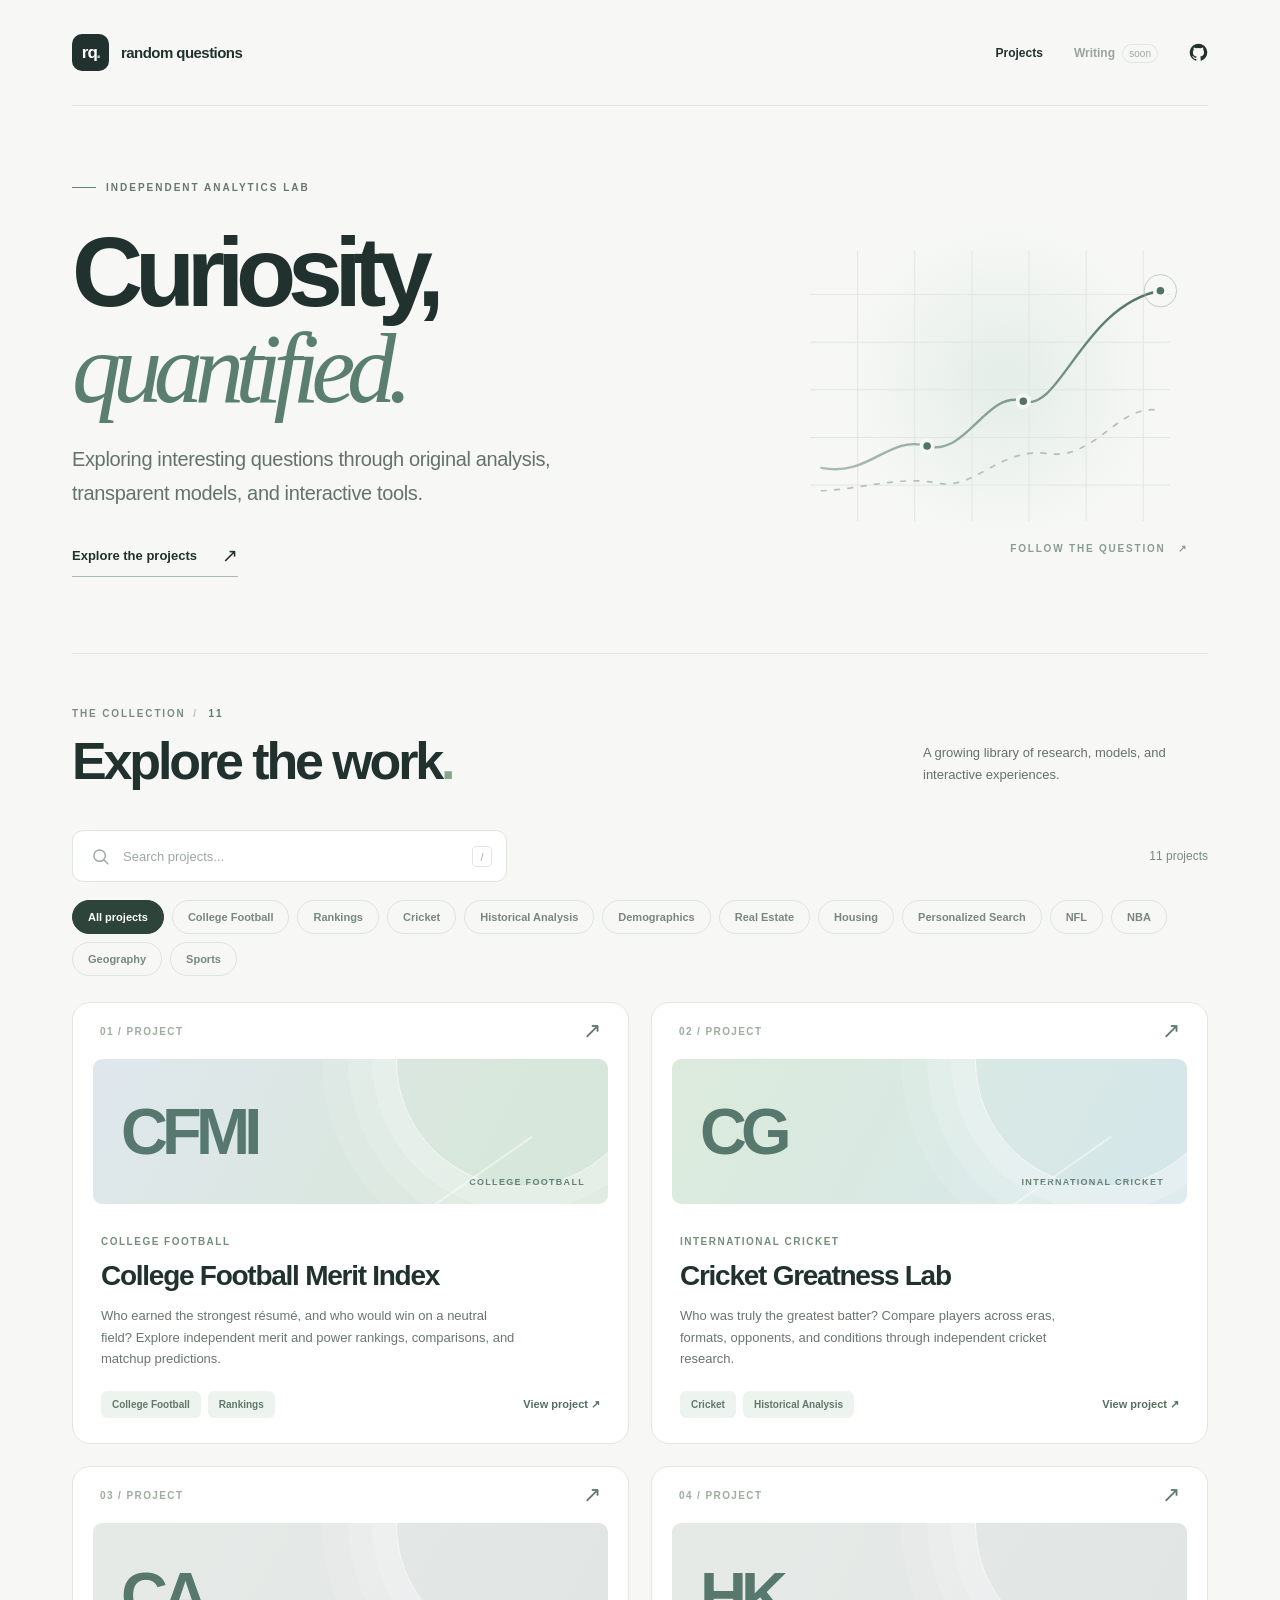
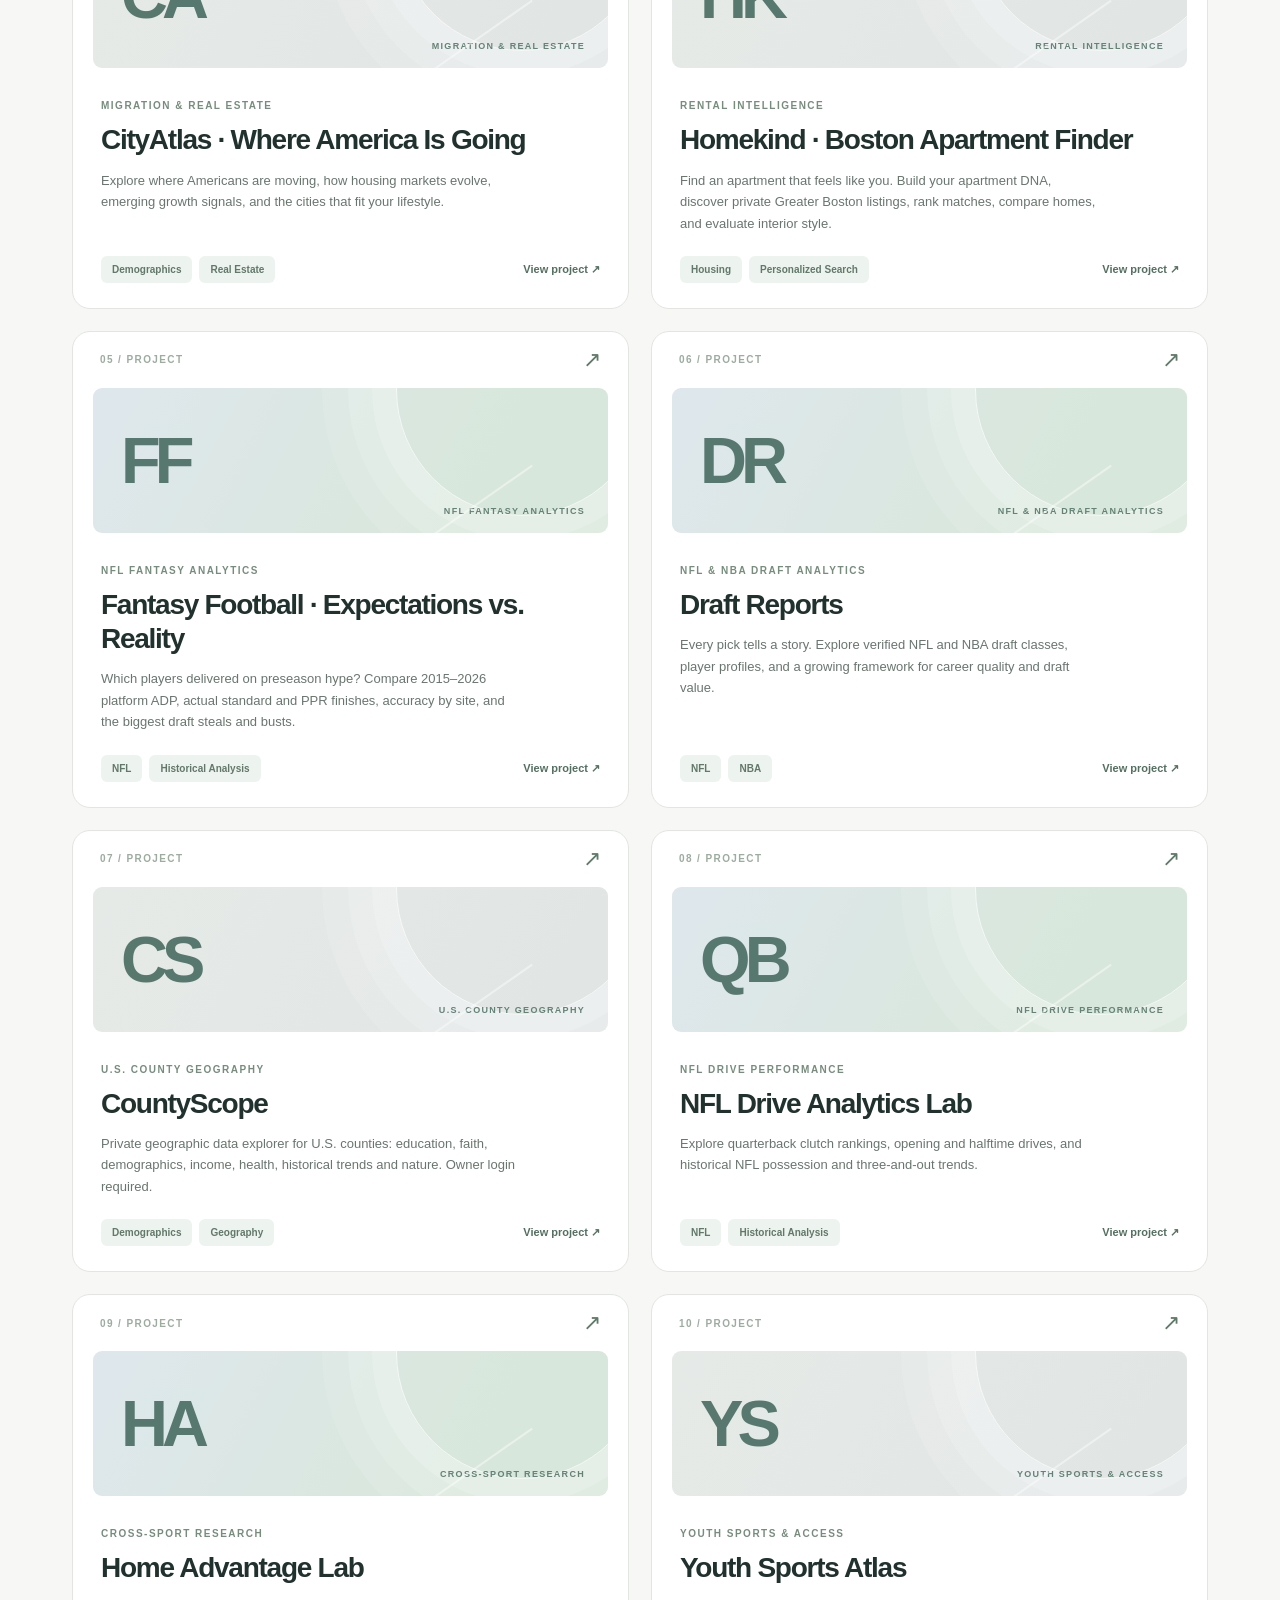
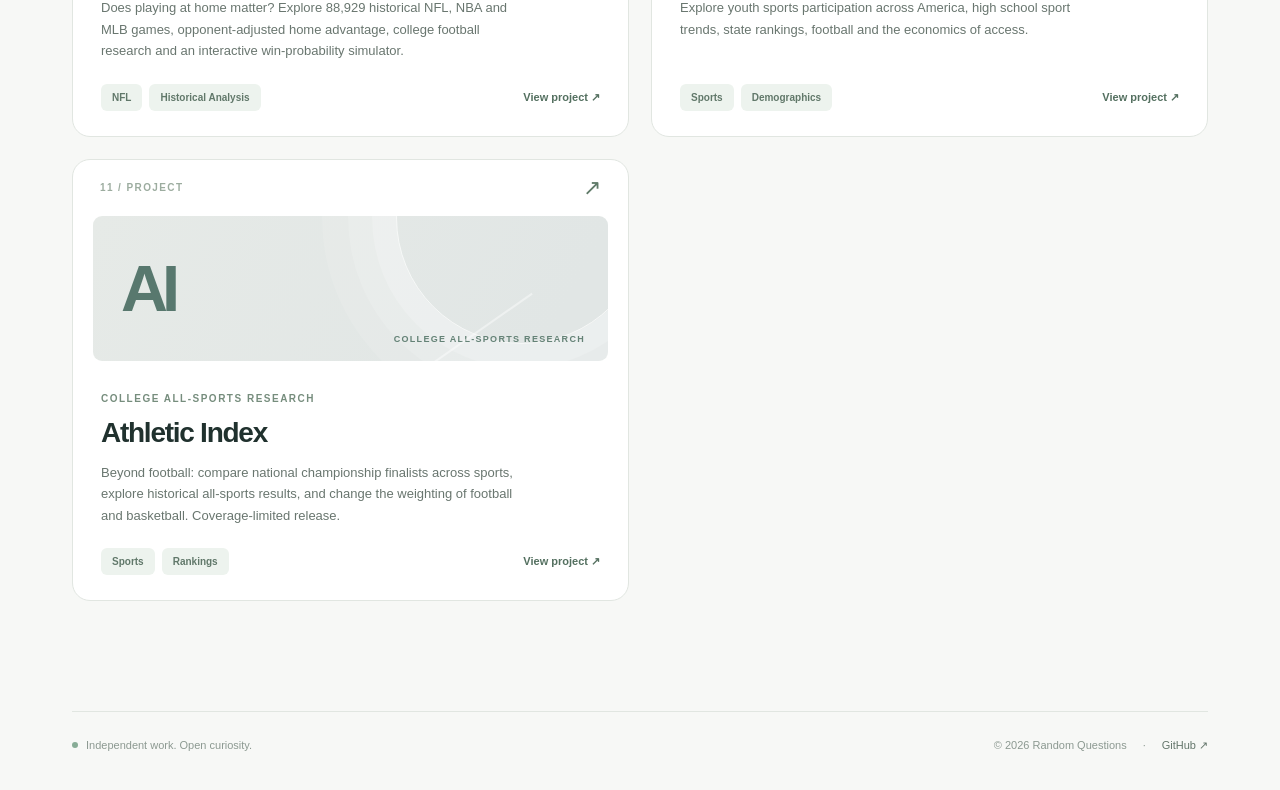
<file: index.html>
<!doctype html>
<html lang="en">
<head>
  <meta charset="UTF-8" />
  <meta name="viewport" content="width=device-width, initial-scale=1.0" />
  <meta name="theme-color" content="#f7f8f6" />
  <meta name="description" content="Random Questions is an independent analytics hub exploring interesting questions through original analysis, transparent models, and interactive tools." />
  <meta property="og:type" content="website" />
  <meta property="og:title" content="Random Questions — Independent Analytics" />
  <meta property="og:description" content="Original analysis, transparent models, and interactive tools for questions worth exploring." />
  <meta property="og:url" content="https://randomquestions-projects.github.io/" />
  <meta name="color-scheme" content="light" />
  <link rel="icon" href="./favicon.svg" type="image/svg+xml" />
  <link rel="stylesheet" href="./styles.css" />
  <title>Random Questions — Independent Analytics</title>
  <script src="./projects.js" defer></script>
  <script src="./app.js" defer></script>
</head>
<body>
  <a class="skip-link" href="#projects">Skip to projects</a>
  <div class="page-shell">
    <header class="site-header" aria-label="Primary navigation">
      <a class="brand" href="./" aria-label="Random Questions homepage">
        <span class="brand-mark" aria-hidden="true">r<span>q</span><span class="brand-dot">.</span></span>
        <span class="brand-name">random questions</span>
      </a>
      <nav class="site-nav" aria-label="Main navigation">
        <a class="nav-link nav-link-current" href="#projects" aria-current="page">Projects</a>
        <span class="nav-coming-soon" title="Writing and visual essays are planned for the future">Writing <span>soon</span></span>
        <a class="github-link" href="https://github.com/randomquestions-projects" target="_blank" rel="noopener noreferrer" aria-label="GitHub profile (opens in a new tab)">
          <svg width="19" height="19" viewBox="0 0 24 24" fill="currentColor" aria-hidden="true"><path d="M12 .9a11.1 11.1 0 0 0-3.51 21.63c.55.1.75-.24.75-.53v-2.05c-3.06.66-3.71-1.3-3.71-1.3-.5-1.27-1.23-1.61-1.23-1.61-1-.69.08-.67.08-.67 1.1.08 1.68 1.13 1.68 1.13.97 1.66 2.55 1.18 3.17.91.1-.7.38-1.18.69-1.45-2.44-.28-5-1.22-5-5.43 0-1.2.43-2.19 1.13-2.96-.12-.28-.49-1.4.1-2.92 0 0 .92-.3 3.03 1.13a10.57 10.57 0 0 1 5.52 0c2.11-1.43 3.03-1.13 3.03-1.13.59 1.52.22 2.64.11 2.92.7.77 1.12 1.76 1.12 2.96 0 4.22-2.56 5.15-5 5.42.39.34.74 1 .74 2.02V22c0 .29.2.64.76.53A11.1 11.1 0 0 0 12 .9Z"/></svg>
        </a>
      </nav>
    </header>

    <main>
      <section class="hero" aria-labelledby="hero-title">
        <div class="hero-copy">
          <div class="eyebrow"><span class="eyebrow-line" aria-hidden="true"></span> INDEPENDENT ANALYTICS LAB</div>
          <h1 id="hero-title">Curiosity,<br /><span>quantified.</span></h1>
          <p class="hero-description">Exploring interesting questions through original analysis, transparent models, and interactive tools.</p>
          <a class="explore-link" href="#projects">Explore the projects <span aria-hidden="true">↗</span></a>
        </div>
        <div class="hero-art" aria-hidden="true">
          <svg viewBox="0 0 420 340" role="presentation">
            <defs>
              <linearGradient id="line-gradient" x1="0" y1="1" x2="1" y2="0"><stop offset="0%" stop-color="#a5bbb0"/><stop offset="100%" stop-color="#476b5e"/></linearGradient>
              <radialGradient id="orb-gradient"><stop offset="0%" stop-color="#e2ece7" stop-opacity=".9"/><stop offset="100%" stop-color="#e2ece7" stop-opacity="0"/></radialGradient>
            </defs>
            <circle cx="225" cy="164" r="170" fill="url(#orb-gradient)"/>
            <g stroke="#dfe6e2" stroke-width="1">
              <path d="M22 72H400M22 122H400M22 172H400M22 222H400M22 272H400"/>
              <path d="M72 26V310M132 26V310M192 26V310M252 26V310M312 26V310M372 26V310"/>
            </g>
            <path d="M34 254 C85 264 104 219 145 231 S208 171 246 184 S309 83 390 68" fill="none" stroke="url(#line-gradient)" stroke-width="2.5" stroke-linecap="round"/>
            <path d="M34 278 C79 276 117 262 156 270 S221 232 272 239 S347 184 390 194" fill="none" stroke="#a8bab0" stroke-width="1.8" stroke-linecap="round" stroke-dasharray="5 9" opacity=".9"/>
            <g fill="#476b5e" stroke="#f7f8f6" stroke-width="4">
              <circle cx="145" cy="231" r="6"/><circle cx="246" cy="184" r="6"/><circle cx="390" cy="68" r="6"/>
            </g>
            <circle cx="390" cy="68" r="17" stroke="#9bb9a9" stroke-width="1" fill="none" opacity=".7"/>
          </svg>
          <span class="hero-art-label">FOLLOW THE QUESTION <span>↗</span></span>
        </div>
      </section>

      <section id="projects" class="projects-section" aria-labelledby="projects-heading">
        <div class="section-heading">
          <div>
            <div class="section-kicker">THE COLLECTION <span aria-hidden="true">/</span> <span id="project-total">02</span></div>
            <h2 id="projects-heading">Explore the work<span class="accent-period">.</span></h2>
          </div>
          <p>A growing library of research, models, and interactive experiences.</p>
        </div>

        <div class="project-toolbar">
          <label class="search-field" for="project-search">
            <svg width="19" height="19" viewBox="0 0 24 24" stroke="currentColor" fill="none" stroke-width="1.8" stroke-linecap="round" aria-hidden="true"><circle cx="10.9" cy="10.9" r="7.2"/><path d="m16.2 16.2 5 5"/></svg>
            <input id="project-search" type="search" placeholder="Search projects..." autocomplete="off" aria-label="Search projects" />
            <span class="search-shortcut" aria-hidden="true">/</span>
          </label>
          <span id="results-count" class="results-count" role="status" aria-live="polite">2 projects</span>
        </div>
        <div class="filter-strip" aria-label="Filter projects by category" id="category-filters"></div>

        <div class="project-grid" id="project-grid" aria-live="polite"></div>
        <div class="empty-state" id="empty-state" hidden>
          <span class="empty-symbol" aria-hidden="true">⌕</span>
          <h3>No matching projects</h3>
          <p>Try another search or switch categories.</p>
          <button id="reset-filters" type="button">Clear filters <span aria-hidden="true">↗</span></button>
        </div>
        <noscript>
          <div class="noscript-links">
            <p>JavaScript is disabled. You can still open the projects directly:</p>
            <a href="https://randomquestions-projects.github.io/college-football-merit-index/">College Football Merit Index</a>
            <a href="https://randomquestions-projects.github.io/cricket-greatness-index/">Cricket Greatness Lab</a>
          </div>
        </noscript>
      </section>
    </main>

    <footer class="site-footer">
      <div class="footer-brand"><span class="footer-dot" aria-hidden="true"></span> Independent work. Open curiosity.</div>
      <div class="footer-right"><span>© <span id="current-year">2026</span> Random Questions</span><span class="footer-separator" aria-hidden="true">·</span><a href="https://github.com/randomquestions-projects" target="_blank" rel="noopener noreferrer">GitHub ↗</a></div>
    </footer>
  </div>
</body>
</html>
</file>
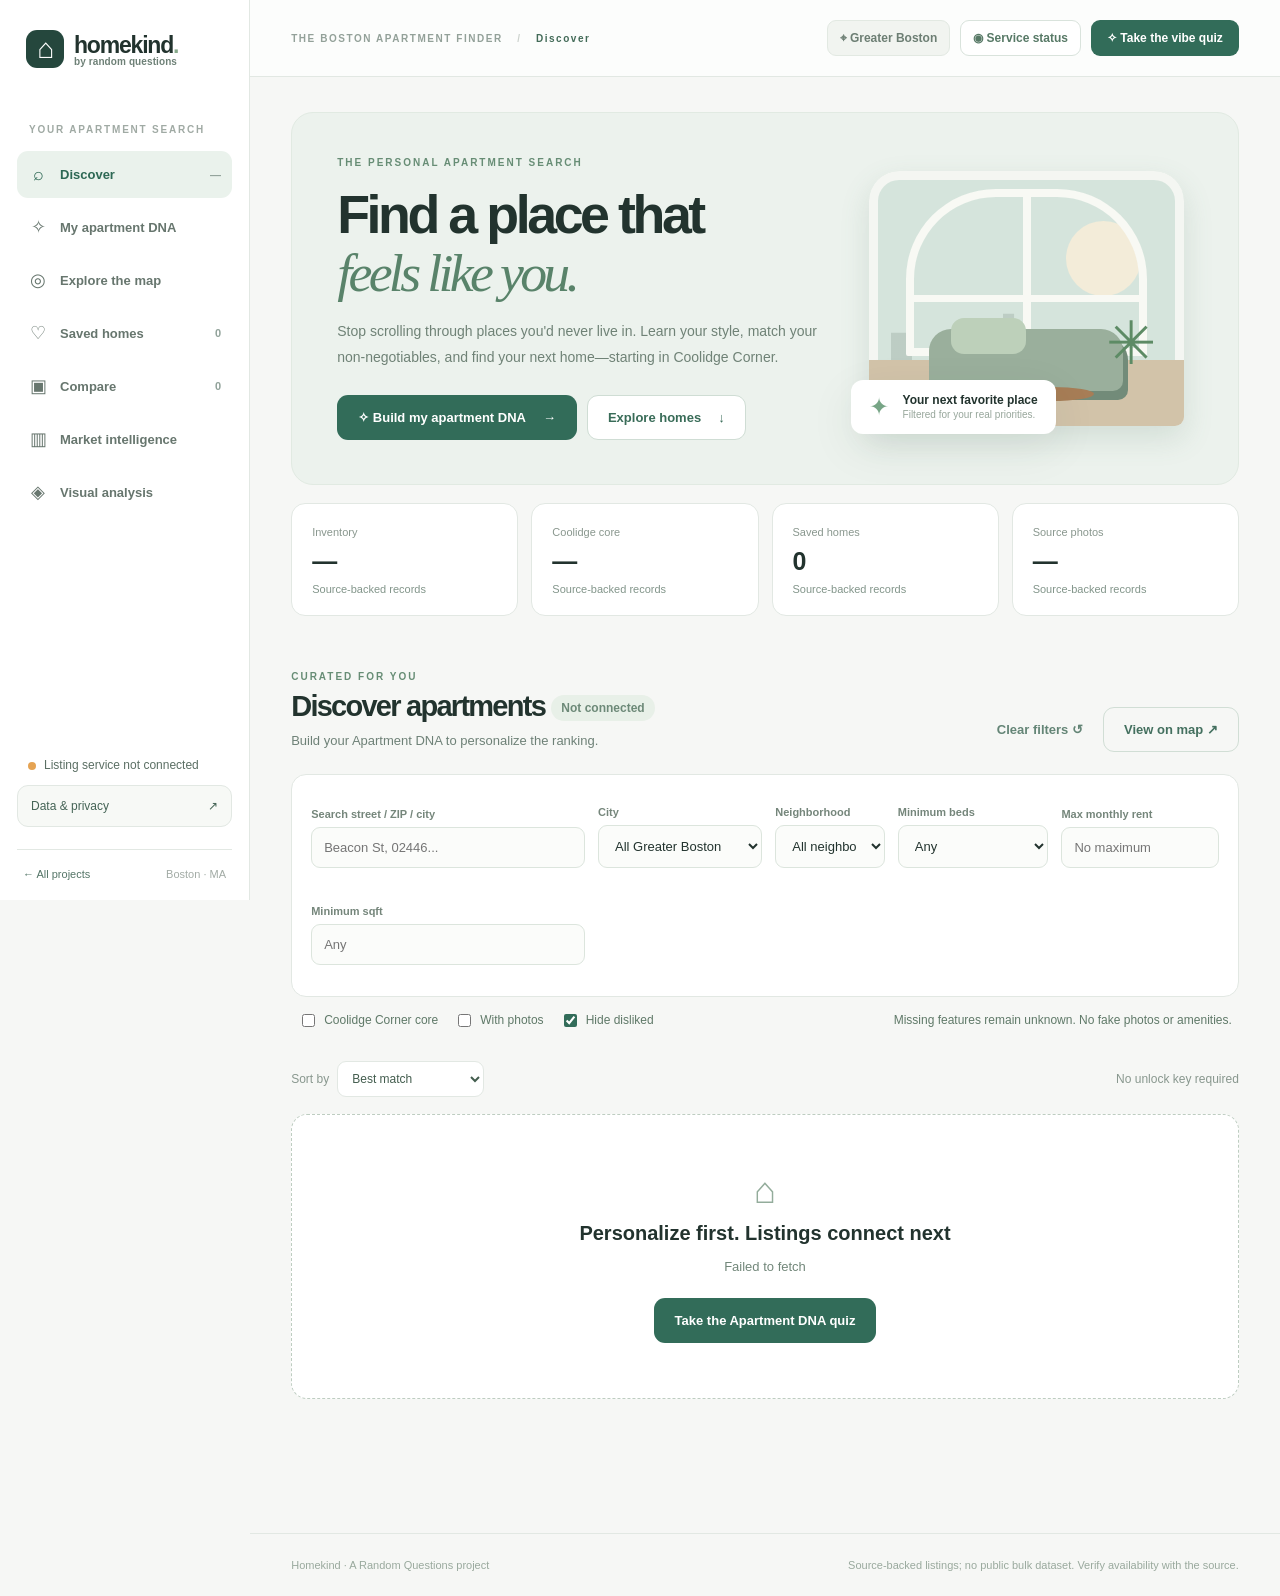
<file: apartment-finder/index.html>
<!doctype html>
<html lang="en">
<head>
  <meta charset="UTF-8" />
  <meta name="viewport" content="width=device-width,initial-scale=1" />
  <meta name="theme-color" content="#f6f7f5" />
  <meta name="description" content="Find a Boston apartment you'll actually love. Local-first personal preferences, real rental inventory, map discovery, and private image analysis." />
  <meta name="referrer" content="no-referrer" />
  <title>Homekind — Boston Apartment Finder | Random Questions</title>
  <link rel="icon" href="./favicon.svg" type="image/svg+xml" />
  <link rel="stylesheet" href="./styles.css?v=2" />
  <script src="./config.js?v=2" defer></script>
  <script src="./app.js?v=2" defer></script>
</head>
<body>
<a class="skip" href="#main">Skip to content</a>
<div class="app-shell">
  <aside class="sidebar" aria-label="Application navigation">
    <a class="brand" href="https://randomquestions-projects.github.io/" title="Random Questions home"><span class="brand-symbol">⌂</span><span>homekind<span class="brand-period">.</span><small>by random questions</small></span></a>
    <div class="sidebar-caption">YOUR APARTMENT SEARCH</div>
    <nav id="nav" class="nav">
      <button type="button" data-view="discover" class="nav-button active"><span class="nav-icon">⌕</span> Discover <span class="nav-hint" id="nav-count">—</span></button>
      <button type="button" data-view="taste" class="nav-button"><span class="nav-icon">✧</span> My apartment DNA</button>
      <button type="button" data-view="map" class="nav-button"><span class="nav-icon">◎</span> Explore the map</button>
      <button type="button" data-view="saved" class="nav-button"><span class="nav-icon">♡</span> Saved homes <span class="nav-hint" id="saved-count">0</span></button>
      <button type="button" data-view="compare" class="nav-button"><span class="nav-icon">▣</span> Compare <span class="nav-hint" id="compare-count">0</span></button>
      <button type="button" data-view="market" class="nav-button"><span class="nav-icon">▥</span> Market intelligence</button>
      <button type="button" data-view="vision" class="nav-button"><span class="nav-icon">◈</span> Visual analysis</button>
    </nav>
    <div class="sidebar-bottom">
      <div class="data-status"><span class="status-light" id="status-light"></span><span id="sidebar-data-status">Checking listings</span></div>
      <button id="open-data" class="subtle-button" type="button">Data & privacy <span>↗</span></button>
      <div class="sidebar-footer"><a href="https://randomquestions-projects.github.io/">← All projects</a><span>Boston · MA</span></div>
    </div>
  </aside>
  <div class="content-area">
    <header class="topbar">
      <div class="crumb">THE BOSTON APARTMENT FINDER <span class="muted-divider">/</span> <span id="crumb-view">Discover</span></div>
      <div class="top-actions"><span class="location-pill">⌖ Greater Boston</span><button id="top-data" class="top-data" type="button">◉ <span id="top-data-label">Service status</span></button><button id="top-quiz" class="primary-button small" type="button">✧ Take the vibe quiz</button></div>
    </header>
    <main id="main" tabindex="-1">
      <section id="view-discover" class="view active" aria-labelledby="discover-title">
        <div class="hero"><div class="hero-text"><div class="eyebrow">THE PERSONAL APARTMENT SEARCH</div><h1 id="discover-title">Find a place that<br><em>feels like you.</em></h1><p>Stop scrolling through places you'd never live in. Learn your style, match your non-negotiables, and find your next home—starting in Coolidge Corner.</p><div class="hero-actions"><button class="primary-button" type="button" data-action="quiz">✧ Build my apartment DNA <span>→</span></button><button class="secondary-button" type="button" data-action="jump-results">Explore homes <span>↓</span></button></div></div><div class="hero-visual" aria-hidden="true"><div class="window-scene"><div class="window-frame"><span></span><span></span></div><div class="sun"></div><div class="skyline"></div><div class="floor"></div><div class="sofa"><i></i></div><div class="plant">✳</div><div class="small-table"></div></div><div class="floating-card"><span>✦</span><strong>Your next favorite place</strong><small>Filtered for your real priorities.</small></div></div></div>
        <div id="summary" class="summary-stats" aria-live="polite"></div>
        <div class="section-heading" id="results-anchor"><div><div class="eyebrow">CURATED FOR YOU</div><h2>Discover apartments <span class="result-counter" id="result-counter"></span></h2><p id="ranking-message">Personalize your results by taking the apartment DNA quiz.</p></div><div class="section-heading-actions"><button class="link-button" type="button" id="reset-filters">Clear filters ↺</button><button class="outline-button" type="button" data-view="map">View on map ↗</button></div></div>
        <div id="filters-container"></div>
        <div class="results-toolbar"><label for="sort-by">Sort by <select id="sort-by"><option value="match">Best match</option><option value="distance">Closest to Coolidge</option><option value="rentAsc">Price: low to high</option><option value="rentDesc">Price: high to low</option><option value="space">Most space</option><option value="newest">Newest listing</option></select></label><span id="result-page-status"></span></div>
        <div id="listing-grid" class="listing-grid" aria-live="polite"></div>
        <div id="pagination" class="pagination"></div>
      </section>
      <section id="view-taste" class="view" aria-labelledby="taste-title"><div class="page-heading"><div class="eyebrow">APARTMENT DNA</div><h1 id="taste-title">Let's find your kind of home.</h1><p>A quick visual and practical assessment tells us more than a hundred generic filters.</p></div><div id="taste-content"></div></section>
      <section id="view-map" class="view" aria-labelledby="map-title"><div class="page-heading compact"><div class="eyebrow">WHERE YOUR LIFE HAPPENS</div><h1 id="map-title">The neighborhood view.</h1><p>See how your matches relate to Coolidge Corner and the neighborhoods you care about. Distances are straight-line estimates, not commute times.</p></div><div class="map-layout"><div class="map-wrapper"><div id="geo-map" class="geo-map" role="application" aria-label="Map of Boston apartment listings"><div class="map-loading">Map connects to the private search service.</div></div><div class="map-caption">Map tiles © OpenStreetMap contributors · Locations based on provider records</div></div><div class="map-right"><h3>Best nearby matches</h3><div id="map-results"></div></div></div></section>
      <section id="view-saved" class="view" aria-labelledby="saved-title"><div class="page-heading"><div class="eyebrow">THE SHORTLIST</div><h1 id="saved-title">Homes worth a second look.</h1><p>Your saved apartments stay on this device. Add notes and compare your favorites.</p></div><div id="saved-list" class="listing-grid"></div></section>
      <section id="view-compare" class="view" aria-labelledby="compare-title"><div class="page-heading"><div class="eyebrow">SIDE BY SIDE</div><h1 id="compare-title">Make the trade-offs clear.</h1><p>Compare up to four listings on the attributes we actually know, without pretending missing amenities are confirmed.</p></div><div id="comparison-view"></div></section>
      <section id="view-market" class="view" aria-labelledby="market-title"><div class="page-heading"><div class="eyebrow">KNOW THE MARKET</div><h1 id="market-title">Rent smarter, not harder.</h1><p>Understand asking rents, your search area, and where your budget stretches. All results are descriptive, not an appraisal.</p></div><div id="market-content"></div></section>
      <section id="view-vision" class="view" aria-labelledby="vision-title"><div class="page-heading"><div class="eyebrow">YOUR TASTE, MEET COMPUTER VISION</div><h1 id="vision-title">See a listing before you love it.</h1><p>Analyze photos you choose, entirely on your device. The AI model downloads only after you opt in. Listing photos are never invented.</p></div><div id="vision-content"></div></section>
    </main>
    <footer class="footer"><span>Homekind · A Random Questions project</span><span>Source-backed listings; no public bulk dataset. Verify availability with the source.</span></footer>
  </div>
</div>
<div id="modal-backdrop" class="modal-backdrop" hidden><section class="modal" role="dialog" aria-modal="true" aria-labelledby="modal-title"><div class="modal-top"><div><div class="eyebrow" id="modal-eyebrow">DETAILS</div><h2 id="modal-title">Apartment</h2></div><button id="modal-close" class="icon-button" type="button" aria-label="Close dialog">×</button></div><div id="modal-body"></div></section></div>
<div id="toast" class="toast" role="status" aria-live="polite"></div>
<noscript><p>This interactive apartment finder requires JavaScript. Only small search results are served through a separate protected backend.</p></noscript>
</body>
</html>
</file>
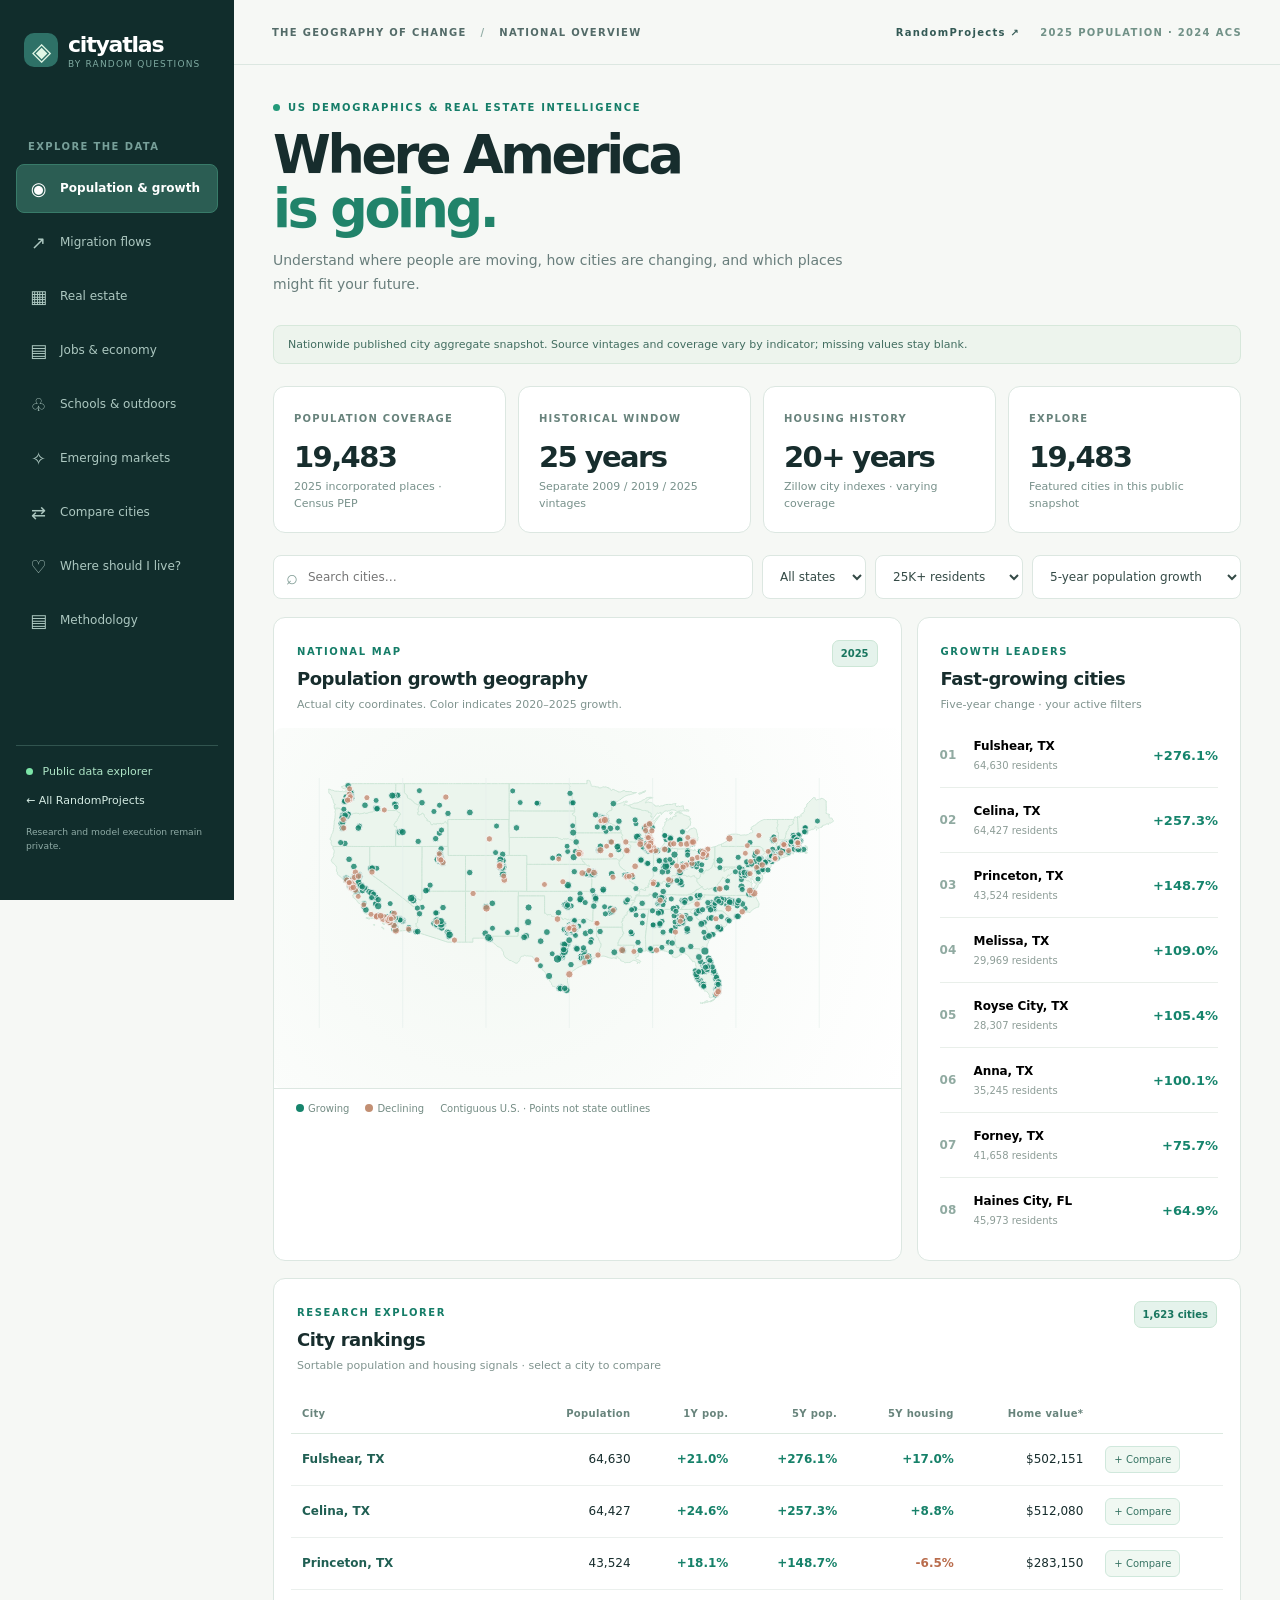
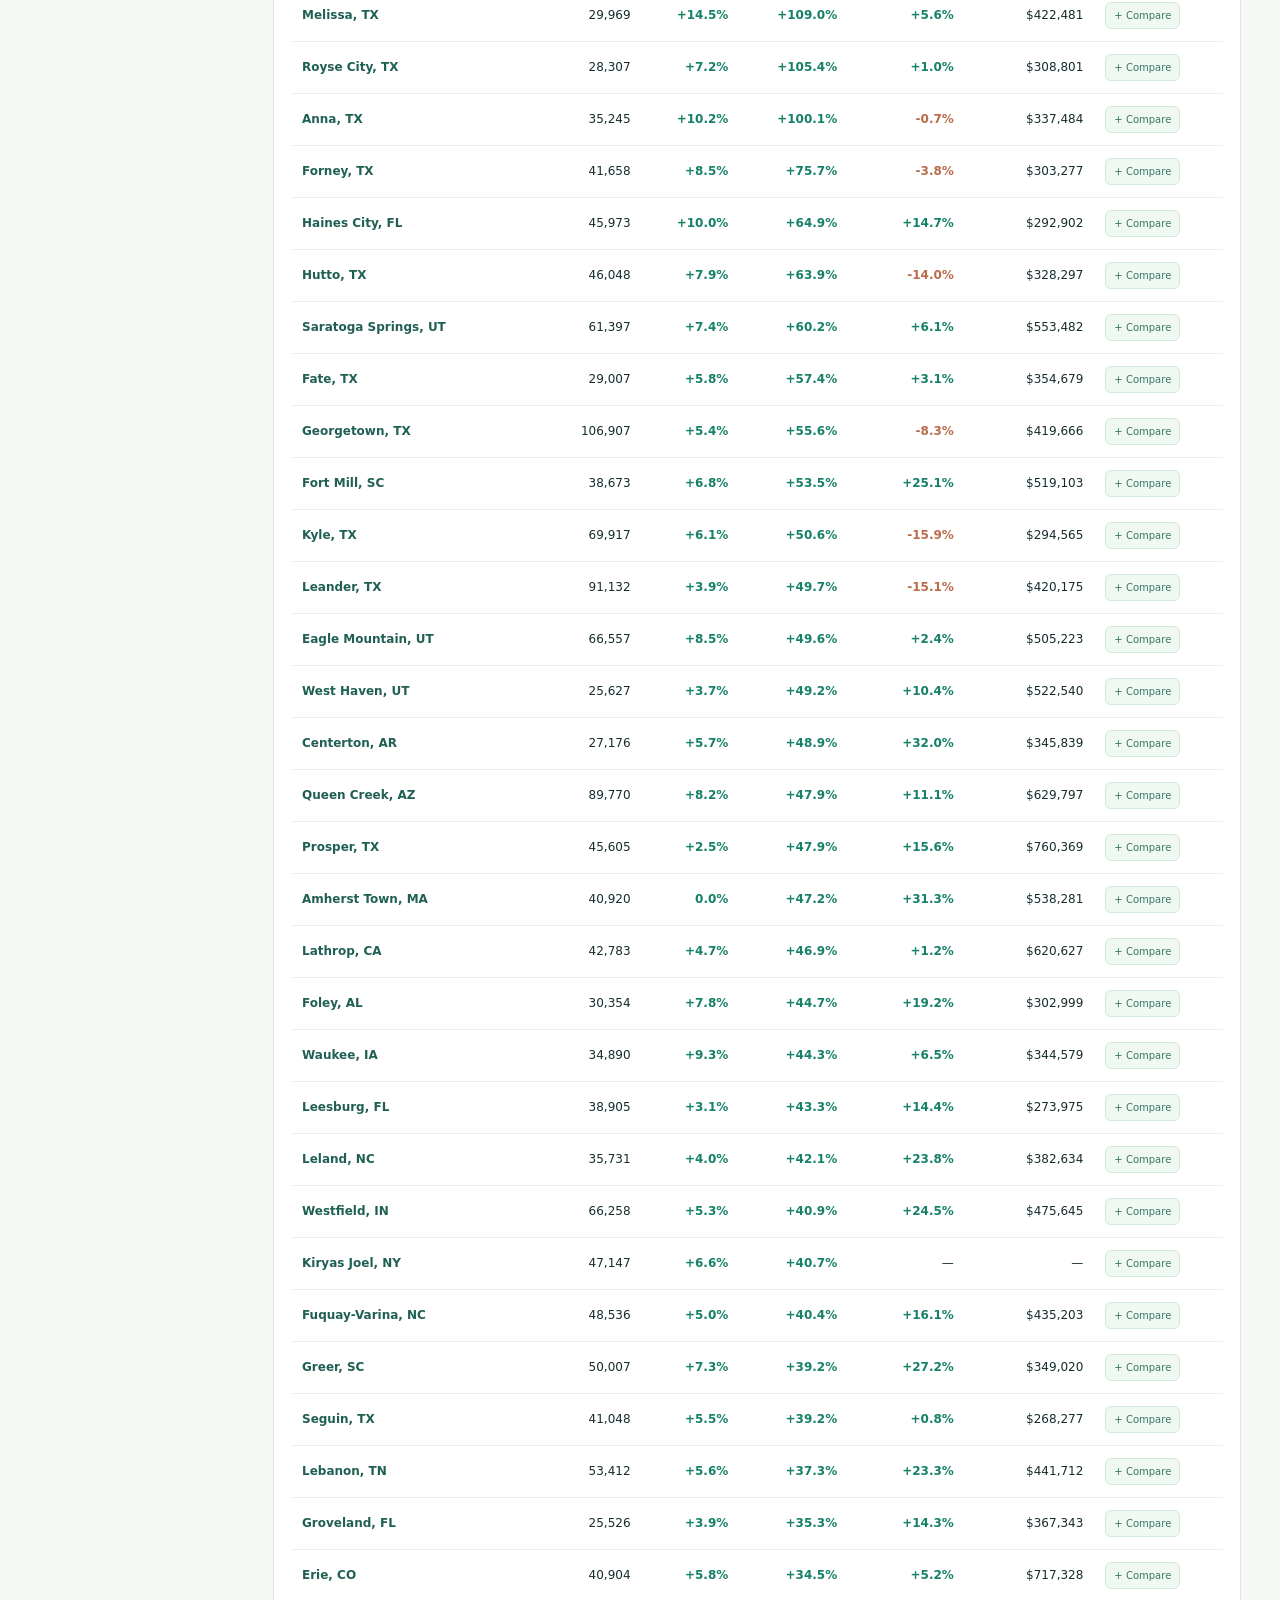
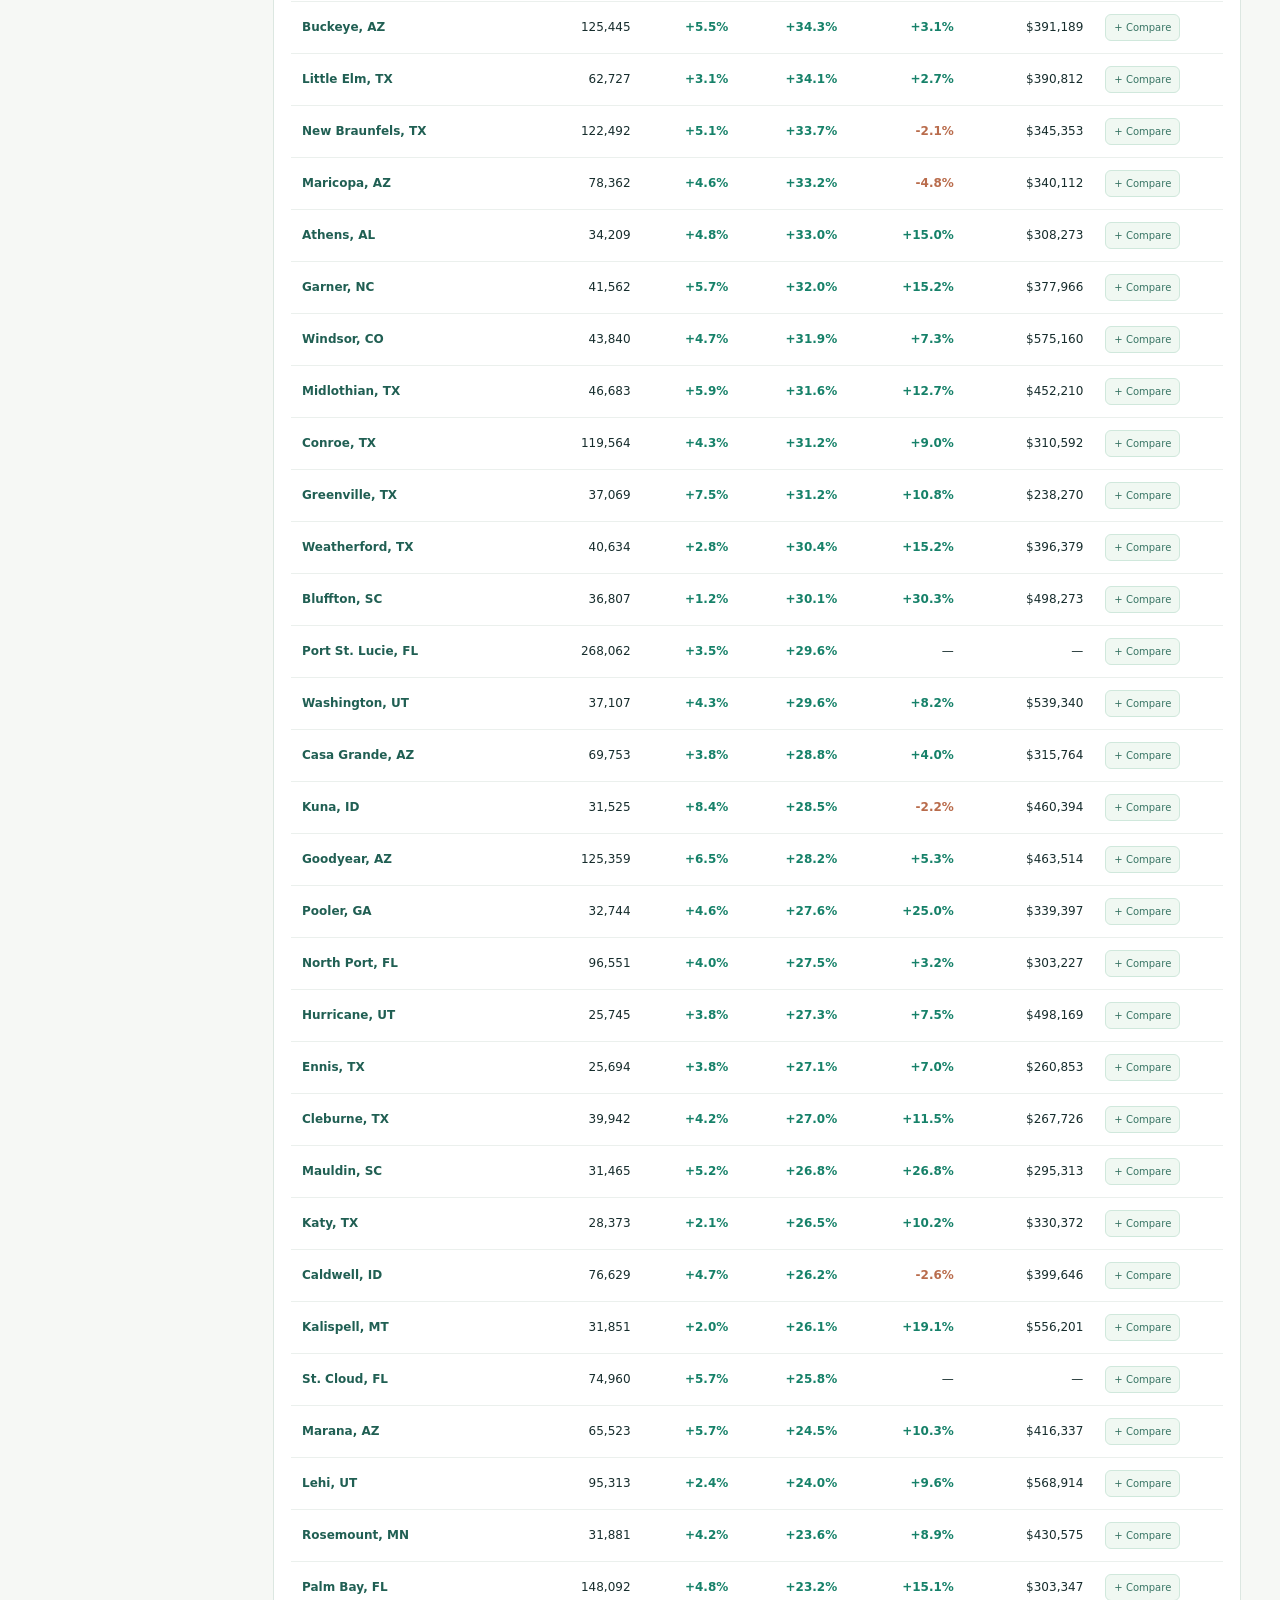
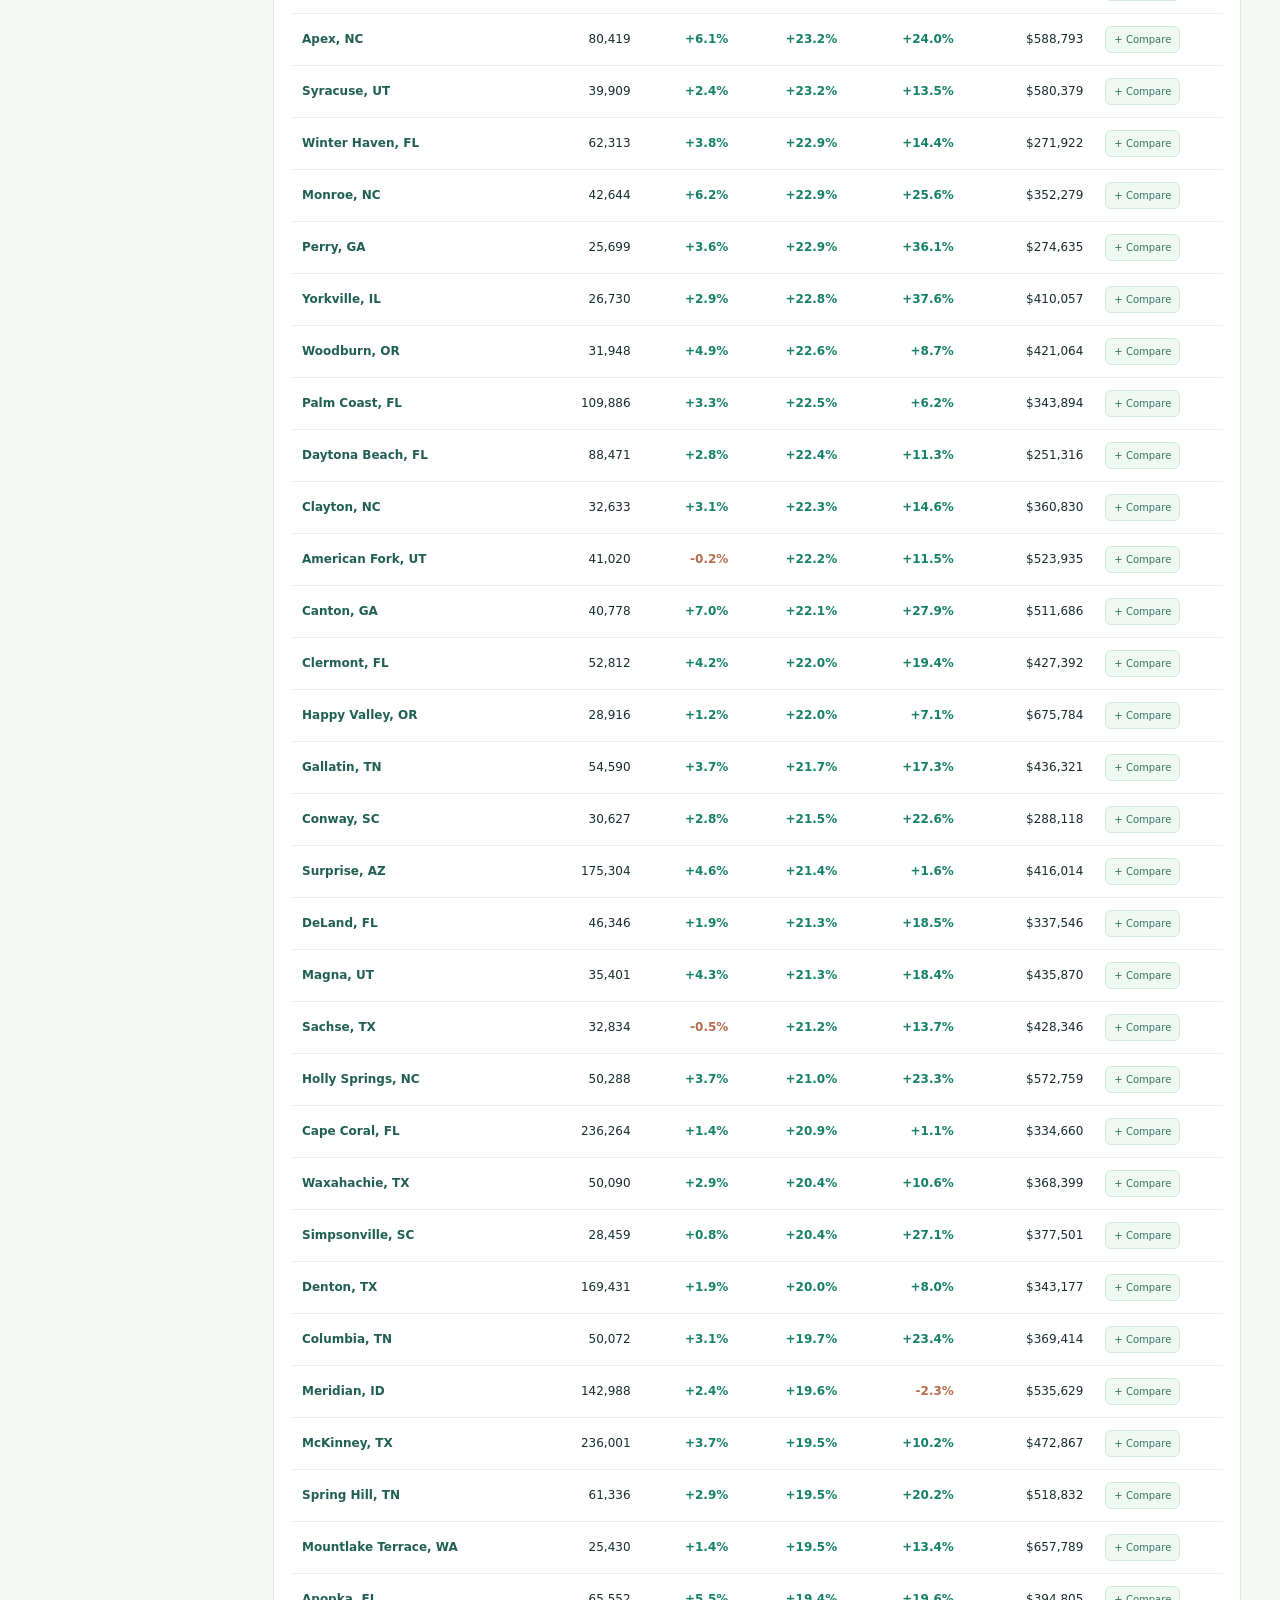
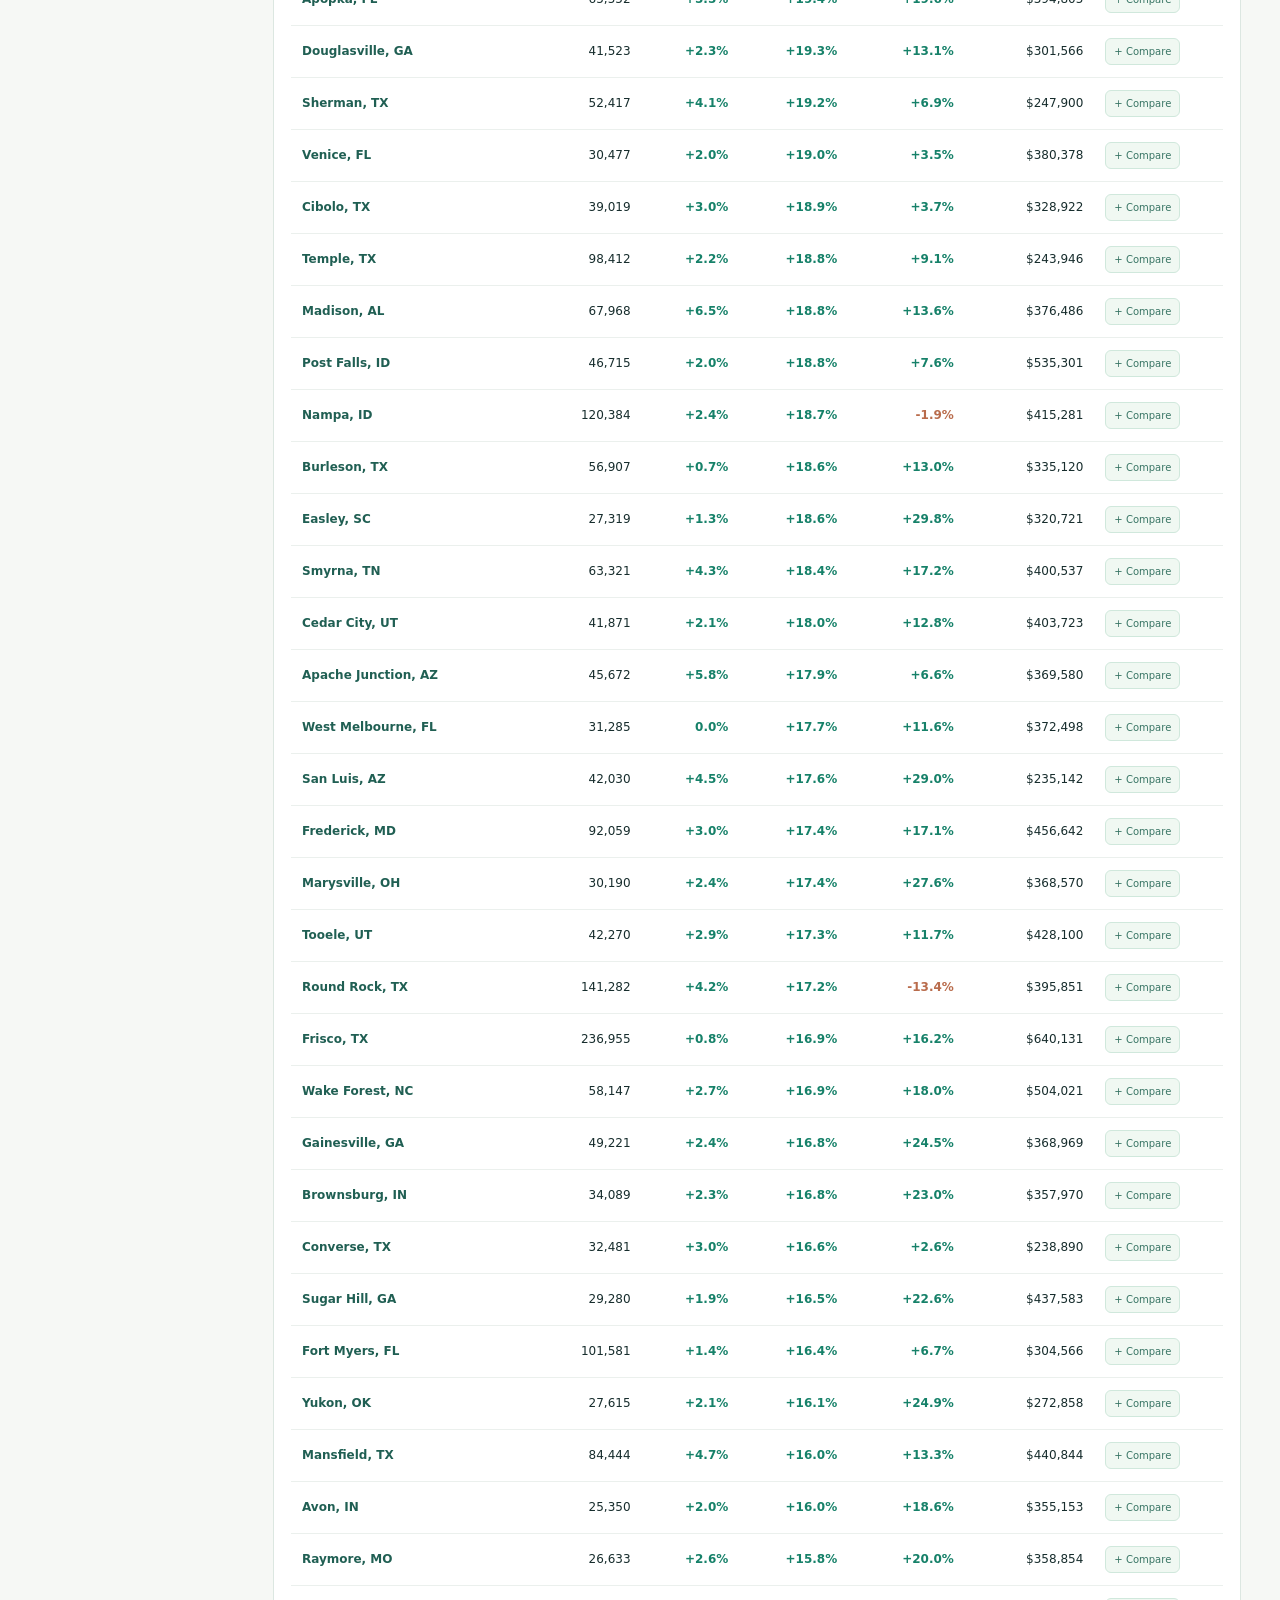
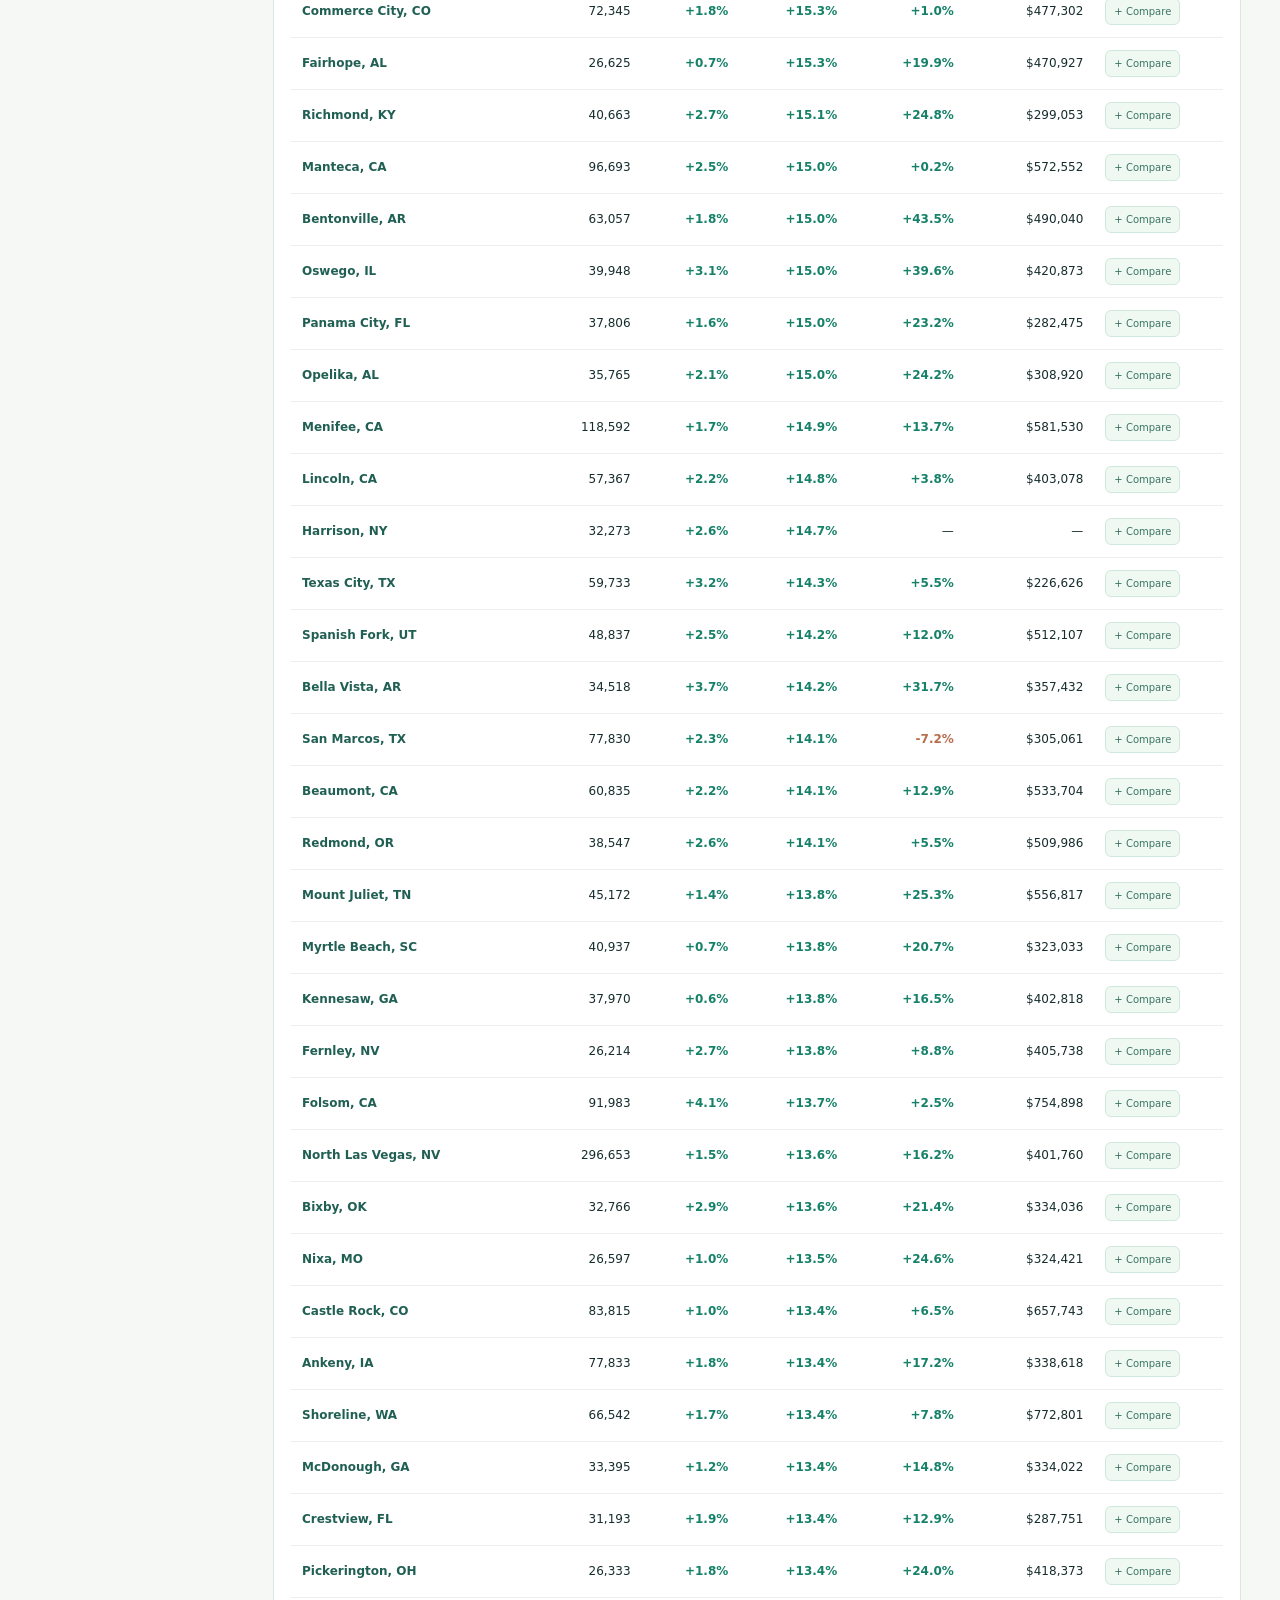
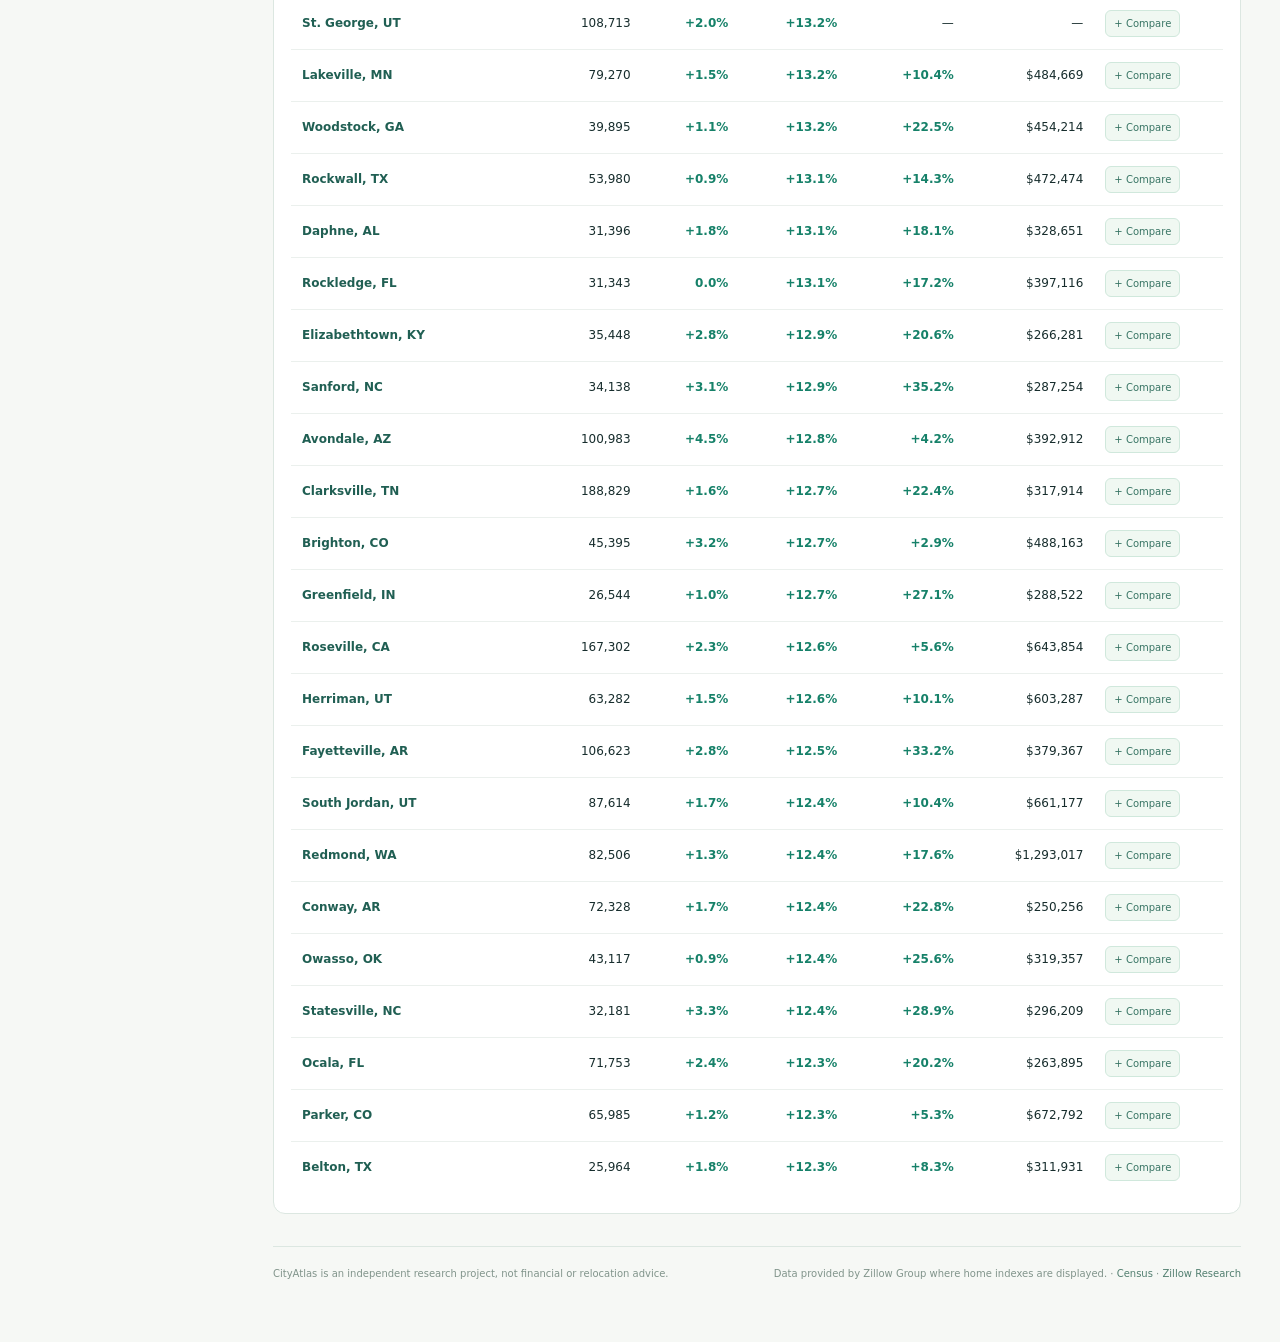
<file: cityatlas/index.html>
<!doctype html>
<html lang="en">
<head>
<meta charset="utf-8"><meta name="viewport" content="width=device-width, initial-scale=1">
<meta name="color-scheme" content="light"><meta name="description" content="CityAtlas explores the changing geography of America: population, migration, real estate, affordability, and personalized city matching.">
<title>CityAtlas | Where America Is Going</title>
<link rel="icon" href="../favicon.svg" type="image/svg+xml"><link rel="stylesheet" href="./styles.css">
<script src="./preview-data.js" defer></script><script src="./migration-preview.js" defer></script><script src="./app.js" defer></script>
</head>
<body>
<a class="skip" href="#main">Skip to content</a>
<div class="shell">
<aside class="rail">
  <a class="identity" href="../"><span class="mark">◈</span><span><b>cityatlas</b><small>by random questions</small></span></a>
  <p class="nav-label">EXPLORE THE DATA</p>
  <nav id="nav" aria-label="CityAtlas navigation">
    <button data-tab="explore" class="active"><span>◉</span> Population & growth</button>
    <button data-tab="migration"><span>↗</span> Migration flows</button>
    <button data-tab="housing"><span>▦</span> Real estate</button>
    <button data-tab="economy"><span>▤</span> Jobs & economy</button>
    <button data-tab="amenities"><span>♧</span> Schools & outdoors</button>
    <button data-tab="emerging"><span>✧</span> Emerging markets</button>
    <button data-tab="compare"><span>⇄</span> Compare cities</button>
    <button data-tab="matcher"><span>♡</span> Where should I live?</button>
    <button data-tab="methodology"><span>▤</span> Methodology</button>
  </nav>
  <div class="rail-bottom"><p><span class="online"></span> Public data explorer</p><a href="../">← All RandomProjects</a><small>Research and model execution remain private.</small></div>
</aside>
<div class="main" id="main">
  <header class="topbar"><span>THE GEOGRAPHY OF CHANGE <b>/</b> <span id="crumb">NATIONAL OVERVIEW</span></span><div class="toplinks"><a href="../">RandomProjects ↗</a><span class="status">2025 POPULATION · 2024 ACS</span></div></header>
  <div class="wrap">
    <div class="headline"><div class="kicker"><span class="kicker-dot"></span> US DEMOGRAPHICS & REAL ESTATE INTELLIGENCE</div>
      <h1 id="title">Where America<br><em>is going.</em></h1><p id="subtitle">Understand where people are moving, how cities are changing, and which places might fit your future.</p>
    </div>
    <div id="scope" class="scope" role="status">Loading verified data…</div>
    <section id="explore" class="tab">
      <div id="metrics" class="metrics">
       <article class="metric"><span>POPULATION COVERAGE</span><b>19,483</b><small>2025 incorporated places · Census PEP</small></article>
       <article class="metric"><span>HISTORICAL WINDOW</span><b>25 years</b><small>Separate 2009 / 2019 / 2025 vintages</small></article>
       <article class="metric"><span>HOUSING HISTORY</span><b>20+ years</b><small>Zillow city indexes · varying coverage</small></article>
       <article class="metric"><span>EXPLORE</span><b id="sample-count">—</b><small>Featured cities in this public snapshot</small></article>
      </div>
      <div class="toolbar"><label class="input-wrap"><span>⌕</span><input type="search" id="search" placeholder="Search cities…" aria-label="Search cities"></label>
      <select id="state" aria-label="Filter state"><option value="">All states</option></select>
      <select id="population" aria-label="Minimum population"><option value="25000" selected>25K+ residents</option><option value="0">All sizes</option><option value="50000">50K+ residents</option><option value="100000">100K+ residents</option><option value="250000">250K+ residents</option></select>
      <select id="sort" aria-label="Sort cities"><option value="g5">5-year population growth</option><option value="g1">1-year population growth</option><option value="pop">2025 population</option><option value="h5">5-year home value change</option><option value="h">Home value</option></select></div>
      <div class="layout-two">
        <section class="panel map-panel"><div class="panel-head"><div><span class="panel-label">NATIONAL MAP</span><h2>Population growth geography</h2><p>Actual city coordinates. Color indicates 2020–2025 growth.</p></div><span class="pill">2025</span></div>
         <svg id="map" viewBox="0 0 940 540" role="img" aria-label="Map of US places, select a point to see details"><g id="grid"></g><g id="mapdots"></g></svg><div class="legend"><span><i class="swatch positive"></i>Growing</span><span><i class="swatch declining"></i>Declining</span><span>Contiguous U.S. · Points not state outlines</span></div>
        </section>
        <section class="panel leaders"><div class="panel-head"><div><span class="panel-label">GROWTH LEADERS</span><h2>Fast-growing cities</h2><p>Five-year change · your active filters</p></div></div><div id="leaders" class="leader-list"></div></section>
      </div>
      <section class="panel table-panel"><div class="panel-head"><div><span class="panel-label">RESEARCH EXPLORER</span><h2>City rankings</h2><p>Sortable population and housing signals · select a city to compare</p></div><span class="pill" id="row-count">—</span></div><div class="table-scroller"><table><thead><tr><th>City</th><th class="right">Population</th><th class="right">1Y pop.</th><th class="right">5Y pop.</th><th class="right">5Y housing</th><th class="right">Home value*</th><th></th></tr></thead><tbody id="rankings"></tbody></table></div></section>
    </section>
    <section id="migration" class="tab" hidden>
      <div class="section-intro"><h2>Where people<br><em>are moving.</em></h2><p>County net domestic migration and interstate tax-return flows reveal a different story than simple city population growth.</p></div>
      <div class="three-info"><article><span>2025 CENSUS</span><h3>Net migration</h3><p>Estimated inflows minus outflows at the county level, expressed per 1,000 residents.</p></article><article><span>IRS FLOWS</span><h3>Origins and destinations</h3><p>Published tax-return address changes reveal which states are exchanging households.</p></article><article><span>DIFFERENT MEASURES</span><h3>Not interchangeable</h3><p>IRS tax returns omit some households and Census net migration doesn't identify origins.</p></article></div>
      <div class="toolbar"><select id="migration-state" aria-label="State for migration"><option value="">All states</option></select>
      <select id="migration-year" aria-label="IRS migration year"><option value="2023">2023 IRS tax filing year</option></select>
      <select id="migration-county-year" aria-label="Census county migration year"><option value="2025">2025 Census county net movement</option></select>
      <select id="migration-direction" aria-label="Migration direction"><option value="inbound">Moving into state</option><option value="outbound">Moving out of state</option></select></div>
      <div class="panel table-panel"><div class="panel-head"><div><span class="panel-label">IRS COUNTY-PAIR AGGREGATES</span><h2>Interstate migration routes</h2><p>Released IRS returns with address changes, aggregated to state pairs</p></div><span class="pill" id="flow-count">—</span></div>
      <div class="table-scroller"><table><thead><tr><th>Origin</th><th>Destination</th><th class="right">Tax returns moving</th><th class="right">Individuals on returns</th><th class="right">Year</th></tr></thead><tbody id="flow-table"></tbody></table></div></div>
      <div class="panel table-panel"><div class="panel-head"><div><span class="panel-label">CENSUS PEP 2025</span><h2>County net domestic migration</h2><p>Choose annual Census year; positive values indicate estimated net inbound domestic migration</p></div><span class="pill" id="county-count">—</span></div>
      <div class="table-scroller"><table><thead><tr><th>County</th><th>State</th><th class="right">Population</th><th class="right">Net domestic</th><th class="right">Net international</th><th class="right">Domestic per 1,000</th></tr></thead><tbody id="county-table"></tbody></table></div></div>
      <div class="notice"><b>About the geographic scope</b><p>Flow records are estimated or suppressed according to their source rules. IRS returns are not a person-level census of movers. County migration is different from a city's net migration. Rankings reflect the available published geographic coverage.</p></div>
    </section>
    <section id="housing" class="tab" hidden>
      <div class="section-intro"><h2>Real estate & affordability</h2><p>Separate observed housing appreciation from demographic growth. Compare long-term Zillow indexes and Census income measures.</p></div>
      <div class="toolbar"><select id="housing-sort"><option value="h5">5Y appreciation</option><option value="h10">10Y appreciation</option><option value="h20">20Y appreciation</option><option value="h1">1Y appreciation</option><option value="h">Home value index</option><option value="cost">Rent/income ratio · lower first</option></select><label class="input-wrap"><span>⌕</span><input id="housing-search" placeholder="City name…" aria-label="Housing city search"></label></div>
      <div class="panel table-panel"><div class="panel-head"><div><span class="panel-label">ZILLOW RESEARCH / CENSUS ACS</span><h2>Housing market scorecard</h2><p>Nominal index appreciation, not transaction prices or total returns</p></div></div><div class="table-scroller"><table><thead><tr><th>City</th><th class="right">1Y</th><th class="right">5Y</th><th class="right">10Y</th><th class="right">20Y</th><th class="right">Home index*</th><th class="right">ACS income</th><th class="right">Rent/income**</th></tr></thead><tbody id="housing-table"></tbody></table></div><div class="fineprint">* Latest city Zillow Home Value Index estimate · ** 2024 ACS median contract rent ÷ median household income, a descriptive proxy, not a personal budget. Data provided by Zillow Group.</div></div>
    </section>
    <section id="economy" class="tab" hidden>
      <div class="section-intro"><h2>The economic<br><em>pull of a city.</em></h2><p>Jobs, wages, and industry specialization help explain why some places attract new residents. BLS employment is measured at the county workplace level; city incomes come from Census ACS.</p></div>
      <div class="three-info"><article><span>BLS QCEW</span><h3>Jobs by industry</h3><p>Compare employment growth in construction, manufacturing, professional services, health care and leisure.</p></article><article><span>CENSUS ACS</span><h3>Local income</h3><p>Explore median household income, age and education for individual incorporated places.</p></article><article><span>BEA REGIONAL</span><h3>Cost of living</h3><p>Compare measured regional price levels relative to the United States (100), when available.</p></article></div>
      <div class="toolbar"><select id="jobs-state" aria-label="State for industry jobs"><option value="">All states</option></select>
        <select id="jobs-sector" aria-label="Employment industry"><option value="All industries">All industries</option><option value="Construction">Construction</option><option value="Manufacturing">Manufacturing</option><option value="Professional and business services">Professional and business services</option><option value="Education and health services">Education and health services</option><option value="Financial activities">Financial activities</option><option value="Leisure and hospitality">Leisure and hospitality</option></select>
      </div>
      <div class="panel table-panel"><div class="panel-head"><div><span class="panel-label">BLS QCEW · WORKPLACE JOBS</span><h2>State industry employment</h2><p>2015 to 2025 annual workplace observations, aggregated from counties. Selected supersectors cover private ownership.</p></div></div>
       <div class="table-scroller"><table><thead><tr><th>State</th><th>Sector</th><th class="right">Jobs 2015</th><th class="right">Jobs 2025*</th><th class="right">2015–25 change</th><th class="right">Latest weekly wage</th></tr></thead><tbody id="jobs-table"></tbody></table></div></div>
      <div class="panel table-panel"><div class="panel-head"><div><span class="panel-label">U.S. CENSUS ACS 2024</span><h2>City demographics</h2><p>Median household income and bachelor's degree attainment among adults 25+</p></div></div>
       <div class="table-scroller"><table><thead><tr><th>City</th><th class="right">2025 population</th><th class="right">Median income</th><th class="right">Median age</th><th class="right">Adults BA+</th></tr></thead><tbody id="income-table"></tbody></table></div></div>
      <div class="panel table-panel"><div class="panel-head"><div><span class="panel-label">2024 CENSUS ACS 5-YEAR · CITY LEVEL</span><h2>Commuting & housing supply indicators</h2><p>Share of city resident workers working from home or commuting 45+ minutes, and share of housing stock built in 2020 or later. These are survey estimates, not commute duration by address or annual permits.</p></div></div>
       <div class="table-scroller"><table><thead><tr><th>City</th><th class="right">Work from home</th><th class="right">Public transit</th><th class="right">45+ min commute*</th><th class="right">Built 2020+</th><th class="right">Vacant stock for rent</th></tr></thead><tbody id="daily-life-table"></tbody></table></div>
       <div class="fineprint">* Among workers who did not work from home. Housing vintage measured as a share of all units. Vacancy category = for-rent vacant units / all vacant units, not a market vacancy rate.</div></div>
      <div class="toolbar">
        <select id="bea-rpp-year" aria-label="Cost of living historical year"><option value="2024">2024 regional price level</option></select>
        <select id="bea-rpp-kind" aria-label="Regional price geography"><option value="state">States</option><option value="metro">Metro areas</option></select>
      </div>
      <div class="panel table-panel"><div class="panel-head"><div><span class="panel-label">BEA REGIONAL PRICE PARITIES</span><h2>Cost-of-living price levels</h2><p>U.S. average = 100, measured at state or metropolitan level; not a specific city budget.</p></div></div>
       <div class="table-scroller"><table><thead><tr><th>Geography</th><th>State / metro</th><th class="right">Year</th><th class="right">Price index</th><th class="right">Difference vs U.S.</th></tr></thead><tbody id="rpp-table"></tbody></table></div></div>
      <div class="notice"><b>Employment and affordability are not interchangeable.</b><p>County workplace jobs do not measure resident employment within any individual city. National price parity compares price levels, not cost changes over time. Census contract rent ÷ income is only an affordability indicator, not a full cost-of-living index.</p></div>
    </section>
    <section id="amenities" class="tab" hidden>
      <div class="section-intro"><h2>Beyond the<br><em>housing numbers.</em></h2><p>Compare measured public-school and National Park Service trailhead access using official published points and straight-line distances from city representative coordinates.</p></div>
      <div class="three-info">
       <article><span>NCES EDGE 2024–25</span><h3>Public schools nearby</h3><p>Number of public-school point locations within 15 km; not enrollment, academic performance or school assignment.</p></article>
       <article><span>NPS OFFICIAL POIs</span><h3>Outdoor trail access</h3><p>Published National Park Service trailhead locations within 50 km; excludes many state, county and private trails.</p></article>
       <article><span>2025 CENSUS</span><h3>Geographic connection</h3><p>County containing the city representative point. Cities spanning multiple counties are not fully described by one county.</p></article>
      </div>
      <div class="toolbar">
        <label class="input-wrap"><span>⌕</span><input id="amenity-search" aria-label="Search cities for school access" placeholder="Search a city…"></label>
        <select id="amenity-state" aria-label="School and outdoor state filter"><option value="">All states</option></select>
        <select id="amenity-sort" aria-label="Sort geographic access">
          <option value="schools">Nearby public schools</option>
          <option value="nearest_school">Nearest public school</option>
          <option value="trails">NPS trailheads within 50 km</option>
          <option value="nearest_trail">Nearest NPS trailhead</option>
          <option value="county_migration">County net domestic migration</option>
        </select>
      </div>
      <section class="panel table-panel">
        <div class="panel-head"><div><span class="panel-label">SOURCE-BACKED GEOGRAPHIC ACCESS</span><h2>School & outdoor proximity</h2><p>Measured access, not school quality or a recreation score</p></div><span class="pill" id="amenity-count">—</span></div>
        <div class="table-scroller"><table><thead><tr><th>City</th><th>Representative-point county</th><th>2023 metro / micro</th><th class="right">2024 metro RPP*</th><th class="right">Schools within 15 km</th><th class="right">Nearest school (km)</th><th class="right">NPS trailheads within 50 km</th><th class="right">Nearest trailhead (km)</th><th class="right">County migration / 1K</th></tr></thead><tbody id="amenity-table"></tbody></table></div>
      </section>
      <div class="notice"><b>What we do not yet know</b><p>School quality (test results, graduation, teacher ratios), school-district eligibility, road travel time, mountains/beach drive times, state parks and climate hazards still require separate verified datasets. Missing provider data remains blank—not zero.</p></div>
    </section>
    <section id="emerging" class="tab" hidden>
      <div class="section-intro"><h2>The next growth hotspots</h2><p>An exploratory watchlist comparing recent population acceleration, housing change, and affordability. This screen is not a validated investment forecast.</p></div>
      <div class="three-info"><article><span>01</span><h3>Momentum</h3><p>Is growth accelerating or slowing compared with the past five years?</p></article><article><span>02</span><h3>Housing response</h3><p>Have home values already surged, or is appreciation relatively moderate?</p></article><article><span>03</span><h3>Affordability</h3><p>How do housing costs compare with the local income level?</p></article></div>
      <section class="panel table-panel" id="model-card"><div class="panel-head"><div><span class="panel-label">ROLLING-ORIGIN BACKTEST · EXPERIMENTAL</span><h2>Migration + affordability housing model</h2><p>Three holdout horizons benchmarked against simple price momentum and zero-change. Predictions only appear if they beat both.</p></div><div id="model-metrics" class="three-info model-metrics"></div><p class="fineprint" id="model-warning">Backtests use currently revised housing histories; true historical release-date vintages are not fully reconstructed. Do not use forecasts for investment decisions.</p></section>
      <div class="panel table-panel"><div class="panel-head"><div><span class="panel-label">EXPLORATORY SIGNALS</span><h2>Observed growth momentum watchlist</h2><p>Population acceleration is an observed statistic, not a predicted return.</p></div></div><div class="table-scroller"><table><thead><tr><th>City</th><th class="right">Population 2025</th><th class="right">Growth 5Y</th><th class="right">Growth 1Y</th><th class="right">Acceleration, pp</th><th class="right">Home change 5Y</th></tr></thead><tbody id="emerging-table"></tbody></table></div></div>
      <div class="notice"><b>Why no “predicted hottest city” ranking yet?</b><p>We have a historically tested Zillow momentum baseline in the private warehouse. A rigorous migration-and-economy model with genuine out-of-time validation is still being developed. We'd rather label this descriptive than overpromise a forecast.</p></div>
    </section>
    <section id="compare" class="tab" hidden>
      <div class="section-intro"><h2>Every city has tradeoffs</h2><p>Build a shortlist and compare population growth, housing, incomes and local demographics side by side.</p></div>
      <div class="compare-controls"><select id="city-picker" aria-label="Choose city for comparison"></select><button id="add-city" class="primary">Add to comparison +</button><button id="clear-cities" class="text-button">Clear all</button></div>
      <div id="chips" class="chips"></div><div id="compare-table" class="panel"></div>
      <section id="city-history" class="panel historical-panel">
        <div class="panel-head"><div><span class="panel-label">2000–2025 LONGITUDINAL RESEARCH</span><h2>Annual city history</h2><p>Separate Census population estimate vintages and Zillow historical city indexes; no unqualified cross-vintage growth calculations.</p></div>
        <select id="history-city" aria-label="Show historic data for selected city"></select></div>
        <div id="history-body" class="history-body"><p class="empty">Add a city to compare and explore its historical trajectory.</p></div>
      </section>
    </section>
    <section id="matcher" class="tab" hidden>
      <div class="section-intro"><h2>Find somewhere<br><em>that feels like you.</em></h2><p>Tell us what matters most, and explore a transparent shortlist of candidate cities. Each match explains its tradeoffs.</p></div>
      <div class="layout-two matcher-layout"><div class="panel form-panel">
        <div class="panel-head"><div><span class="panel-label">YOUR CITY DNA</span><h2>What matters to you?</h2></div></div>
        <form id="matcher-form"><label>Preferred region<select name="region"><option value="east">East Coast</option><option value="south">Southern U.S.</option><option value="any">Anywhere in the U.S.</option><option value="west">Western U.S.</option></select></label>
        <label>Natural environment<select name="nature"><option value="mountains">Mountains & hiking</option><option value="coast">Coast & beaches</option><option value="lake">Lakes & waterways</option><option value="forest">Forests & green spaces</option><option value="any">Any</option></select></label>
        <label>Housing affordability<select name="affordability"><option value="medium">Medium</option><option value="lower">Prioritize lower cost</option><option value="flexible">Flexible</option></select></label>
        <label>Typical city contract-rent ceiling <small>(ACS 2024 median, not current listings)</small>
          <select name="rent_budget"><option value="any">No ceiling</option><option value="1200">Under $1,200 / month</option><option value="1600">Under $1,600 / month</option><option value="2000">Under $2,000 / month</option><option value="2500">Under $2,500 / month</option><option value="3500">Under $3,500 / month</option></select>
        </label>
        <label>Preferred city population
          <select name="population"><option value="any">Any size</option><option value="small">Under 100K residents</option><option value="medium">100K–500K</option><option value="large">Over 500K</option></select>
        </label>
        <label>Landscape priority
          <select name="nature_priority"><option value="medium">Nice to have</option><option value="high">Very important</option><option value="essential">Essential (filter)</option></select>
        </label>
        <label>Arts & culture<select name="arts"><option value="yes">Important</option><option value="no">Not essential</option></select></label>
        <label>Climate<select name="climate"><option value="any">No preference</option><option value="warm">Warmer preferred</option><option value="cool">Cooler preferred</option></select></label>
        <label>Public-school proximity<select name="schools"><option value="any">Not a priority</option><option value="some">Some nearby schools</option><option value="many">Many nearby schools</option></select></label>
        <label>NPS trailhead proximity<select name="trails"><option value="any">Not a priority</option><option value="some">Some nearby trailheads</option><option value="many">Many nearby trailheads</option></select></label>
        <button class="primary" type="submit">Find matching cities →</button>
        </form>
      </div><div class="panel match-panel"><div class="panel-head"><div><span class="panel-label">YOUR RESULTS</span><h2>Best-fitting candidates</h2><p>Transparent preference ranking of an editorial candidate set</p></div></div><div id="match-results"></div></div></div>
      <div class="notice"><b>About the lifestyle labels</b><p>Mountain/coast/arts tags are editorial candidate descriptions, not measured driving distances, school-quality ratings, or a nationwide amenity audit. Cost is a citywide ACS rent/income proxy. These recommendations will improve as verified GIS and school data become available.</p></div>
    </section>
    <section id="methodology" class="tab" hidden>
      <div class="section-intro"><h2>Read the data critically.</h2><p>Every number has a source, geography, vintage and limitation. Here's what goes into the explorer.</p></div>
      <div class="methods" id="methods"></div>
    </section>
    <div class="bottom-note">CityAtlas is an independent research project, not financial or relocation advice. <span>Data provided by Zillow Group where home indexes are displayed. · <a href="https://www.census.gov/" rel="noopener" target="_blank">Census</a> · <a href="https://www.zillow.com/research/data/" rel="noopener" target="_blank">Zillow Research</a></span></div>
  </div>
</div>
</div>
</body>
</html>
</file>
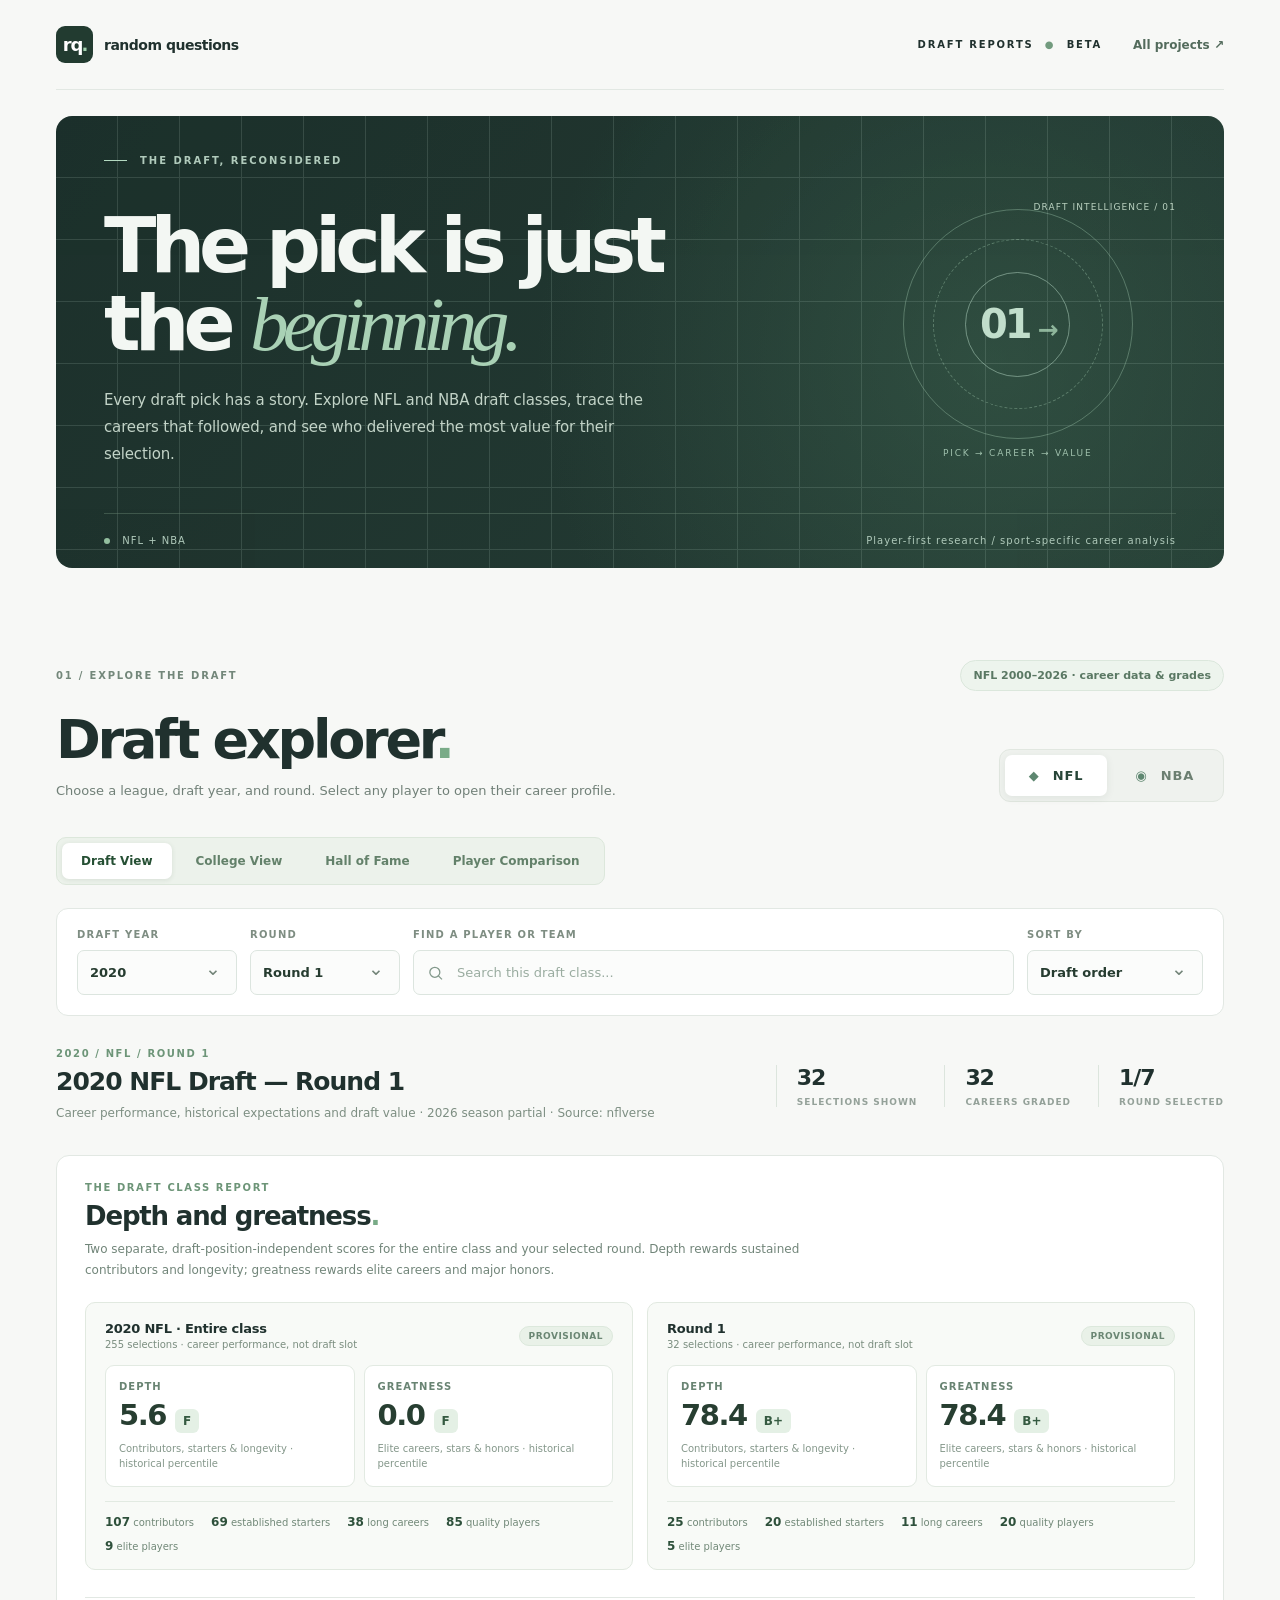
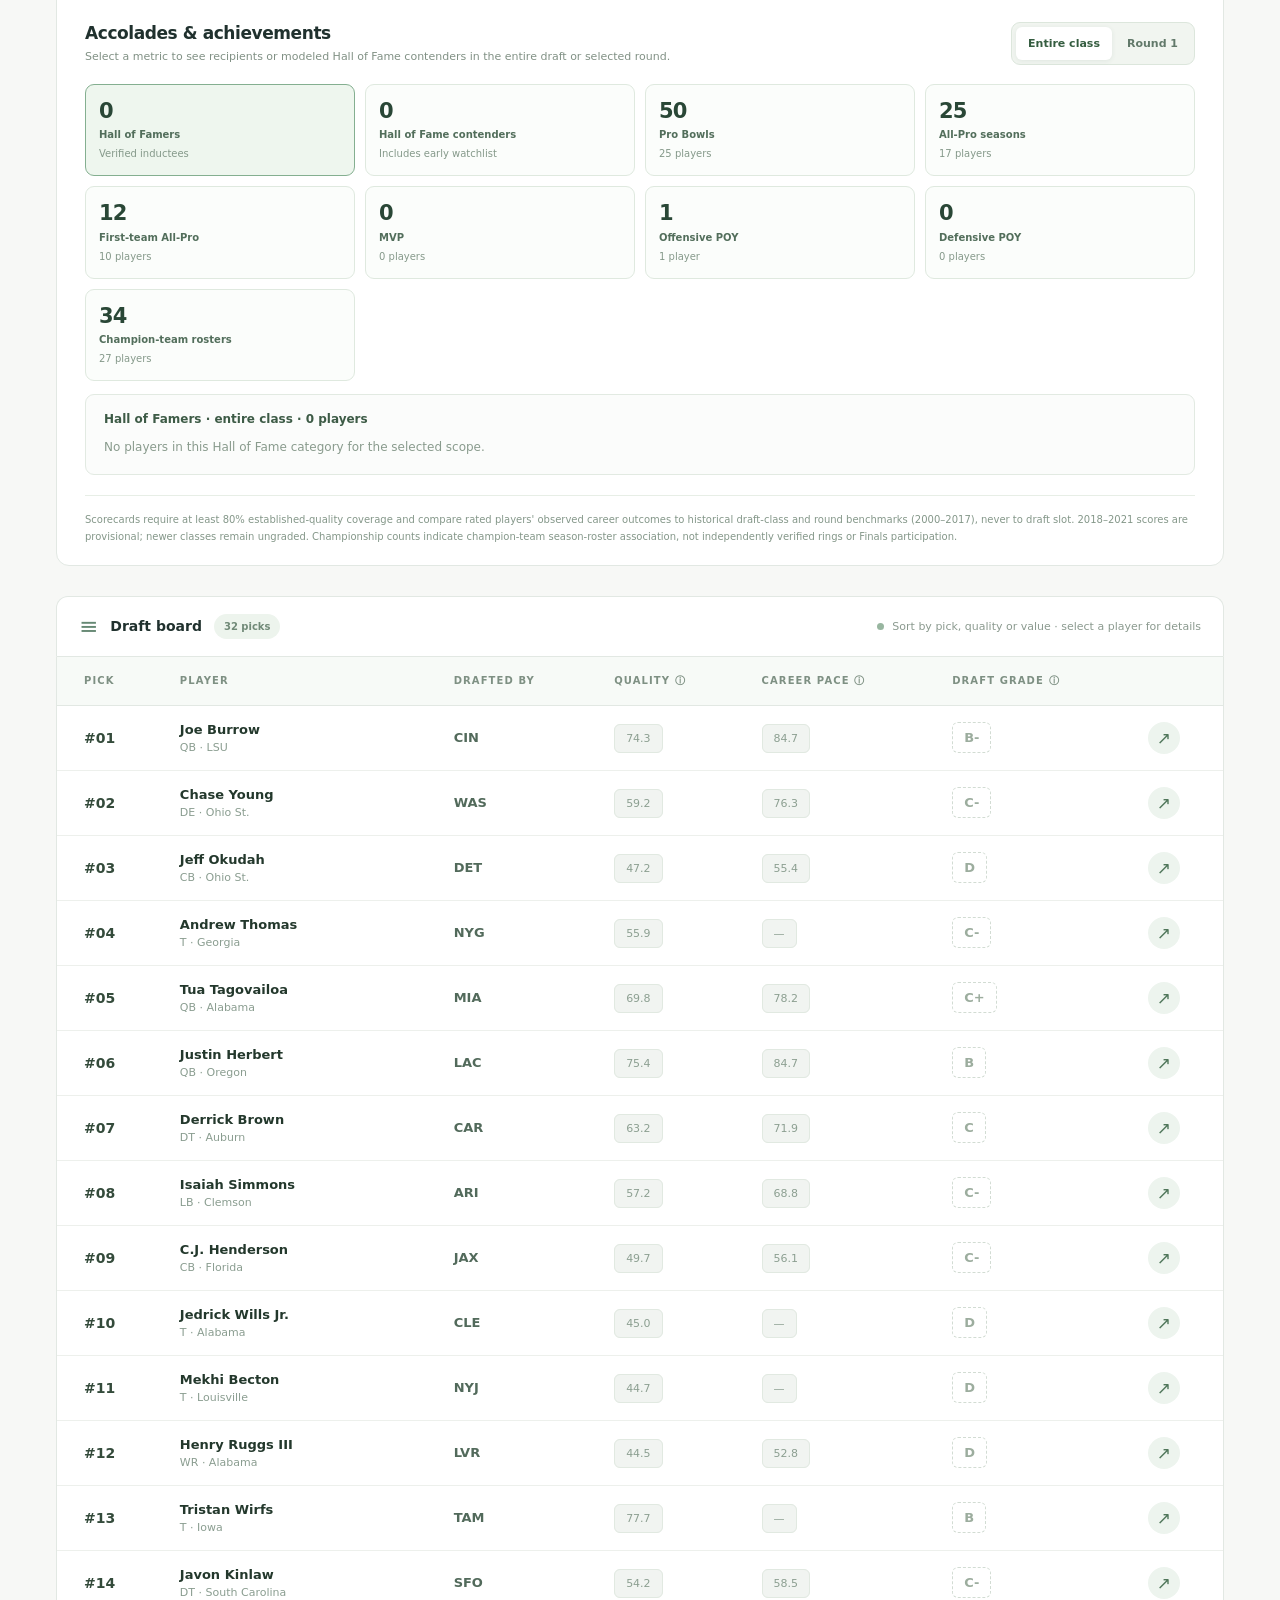
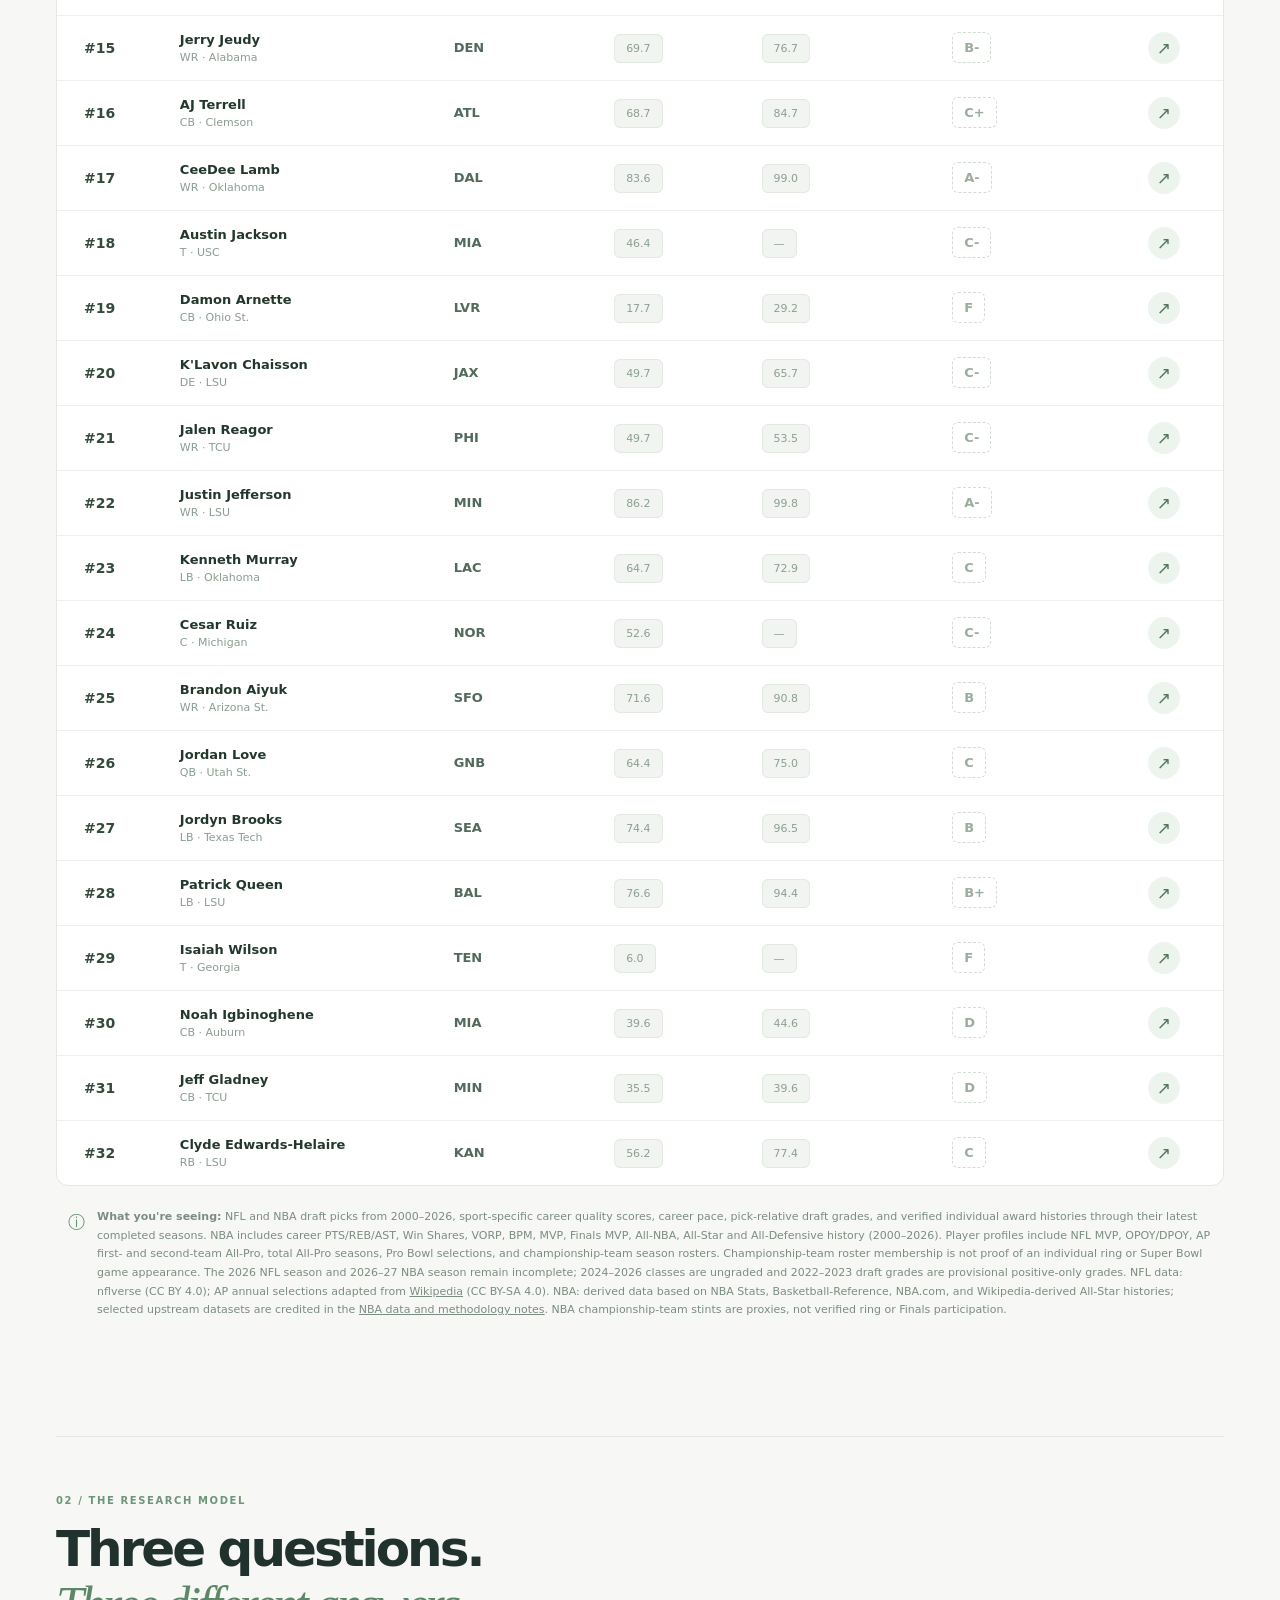
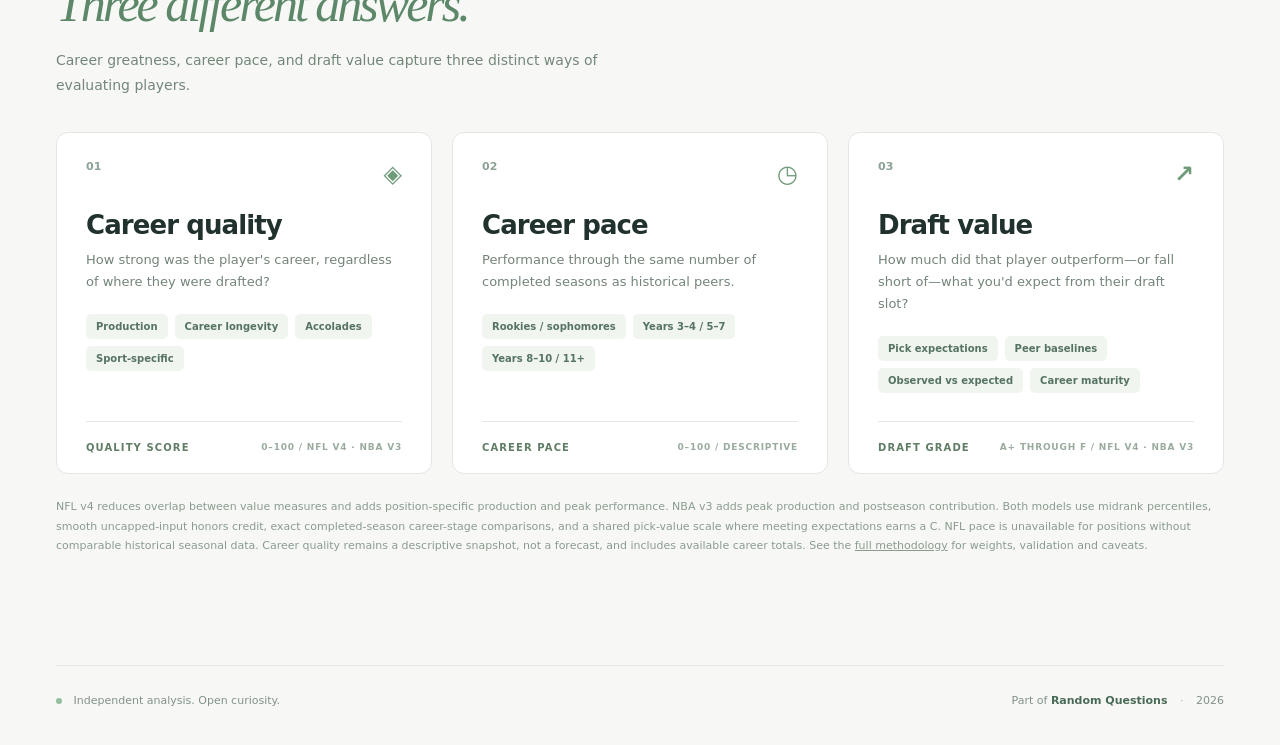
<file: draft-reports/index.html>
<!doctype html>
<html lang="en">
<head>
  <meta charset="utf-8">
  <meta name="viewport" content="width=device-width,initial-scale=1">
  <meta name="color-scheme" content="light">
  <meta name="theme-color" content="#f7f8f6">
  <meta name="description" content="Draft Reports: evaluate NFL and NBA draft classes, career accomplishments, player quality, and value relative to draft position.">
  <title>Draft Reports — Random Questions</title>
  <link rel="icon" href="../favicon.svg" type="image/svg+xml">
  <link rel="stylesheet" href="./styles.css?v=hof-scope2">
  <script src="./hall-of-fame.js?v=historical-playoffs10" defer></script>
  <script src="./career-comparison.js?v=compare1" defer></script>
  <script src="./app.js?v=historical-playoffs10" defer></script>
</head>
<body>
<a class="skip" href="#board">Skip to draft board</a>
<div class="site-wrap">
  <header class="site-header">
    <a class="hub-link" href="../" aria-label="Back to Random Questions home">
      <span class="rq-mark">r<span>q</span><i>.</i></span><span>random questions</span>
    </a>
    <div class="site-header-right"><span class="product-tag">DRAFT REPORTS <span class="dot">●</span> BETA</span><a class="back-link" href="../">All projects <span aria-hidden="true">↗</span></a></div>
  </header>

  <main>
    <section class="hero" aria-labelledby="hero-title">
      <div class="hero-topline"><span class="eyebrow-line"></span> THE DRAFT, RECONSIDERED</div>
      <div class="hero-layout">
        <div class="hero-copy"><h1 id="hero-title">The pick is just<br>the <em>beginning.</em></h1><p>Every draft pick has a story. Explore NFL and NBA draft classes, trace the careers that followed, and see who delivered the most value for their selection.</p></div>
        <div class="hero-index" aria-hidden="true"><div class="hero-index-label">DRAFT INTELLIGENCE / 01</div><div class="orbit orbit-one"></div><div class="orbit orbit-two"></div><div class="orbit orbit-three"></div><div class="orbit-center">01<span>→</span></div><div class="orbit-caption">PICK → CAREER → VALUE</div></div>
      </div>
      <div class="hero-footer"><span><span class="tiny-dot"></span> NFL + NBA</span><span>Player-first research / sport-specific career analysis</span></div>
    </section>

    <section id="board" class="board-section" aria-labelledby="board-title">
      <div class="section-topline"><span>01 / EXPLORE THE DRAFT</span><span id="data-state" class="status-pill">NFL + NBA career data & modeled draft grades · 2000–2026</span></div>
      <div class="board-heading"><div><h2 id="board-title">Draft explorer<span class="accent">.</span></h2><p>Choose a league, draft year, and round. Select any player to open their career profile.</p></div><div class="league-tabs" role="tablist" aria-label="League"><button id="tab-nfl" class="league-tab is-active" role="tab" aria-selected="true" aria-controls="draft-content" data-league="NFL" type="button"><span class="sport-symbol">◆</span> NFL</button><button id="tab-nba" class="league-tab" role="tab" aria-selected="false" aria-controls="draft-content" data-league="NBA" type="button"><span class="sport-symbol">◉</span> NBA</button></div></div>

      <div id="draft-content" role="tabpanel" aria-labelledby="tab-nfl">
        <div class="draft-view-toggle" role="group" aria-label="Explorer view"><button type="button" id="view-draft" class="view-toggle is-active" aria-pressed="true">Draft View</button><button type="button" id="view-college" class="view-toggle" aria-pressed="false">College View</button><button type="button" id="view-hall" class="view-toggle" aria-pressed="false">Hall of Fame</button><button type="button" id="view-comparison" class="view-toggle" aria-pressed="false">Player Comparison</button></div>
        <div id="draft-view">
        <div class="filters">
          <div class="filter-block"><label for="year-filter">DRAFT YEAR</label><div class="select-shell"><select id="year-filter" aria-label="Draft year"></select></div></div>
          <div class="filter-block"><label for="round-filter">ROUND</label><div class="select-shell"><select id="round-filter" aria-label="Draft round"></select></div></div>
          <div class="filter-block filter-search"><label for="player-search">FIND A PLAYER OR TEAM</label><div class="search-shell"><svg viewBox="0 0 24 24" aria-hidden="true" width="18" height="18" fill="none" stroke="currentColor" stroke-width="1.8"><circle cx="11" cy="11" r="7"></circle><path d="m16 16 5 5"></path></svg><input id="player-search" type="search" placeholder="Search this draft class..." autocomplete="off"></div></div>
          <div class="filter-block filter-sort"><label for="sort-filter">SORT BY</label><div class="select-shell"><select id="sort-filter"><option value="pick">Draft order</option><option value="name">Player name</option><option value="team">Draft team</option><option value="quality">Quality score</option><option value="pace">Career pace</option><option value="value">Draft value</option></select></div></div>
        </div>

        <div class="class-summary">
          <div class="class-title-group"><div class="small-kicker" id="class-kicker">2020 / NFL / ROUND 1</div><h3 id="class-heading">2020 NFL Draft <span>— Round 1</span></h3><p id="coverage-note">NFL and NBA draft careers and pick-value scores are available for 2000–2026.</p></div>
          <div class="class-stats"><div><strong id="count-picks">—</strong><span>SELECTIONS SHOWN</span></div><div><strong id="count-rated">0</strong><span>CAREERS GRADED</span></div><div><strong id="count-rounds">1/7</strong><span>ROUND SELECTED</span></div></div>
        </div>

        <section id="cohort-panel" class="cohort-panel" aria-labelledby="cohort-title">
          <div class="cohort-intro">
            <div><div class="small-kicker">THE DRAFT CLASS REPORT</div><h3 id="cohort-title">Depth and greatness<span class="accent">.</span></h3>
              <p>Two separate, draft-position-independent scores for the entire class and your selected round. Depth rewards sustained contributors and longevity; greatness rewards elite careers and major honors.</p></div>
          </div>
          <div id="cohort-cards" class="cohort-cards" aria-live="polite"></div>
          <div class="cohort-honors-header">
            <div><h4>Accolades &amp; achievements</h4><p>Select a metric to see recipients or modeled Hall of Fame contenders in the entire draft or selected round.</p></div>
            <div class="cohort-scope" role="group" aria-label="Accolade scope">
              <button id="honors-class" type="button" aria-pressed="true">Entire class</button>
              <button id="honors-round" type="button" aria-pressed="false">Round <span id="honors-round-number">1</span></button>
            </div>
          </div>
          <div id="honors-metrics" class="honors-metrics"></div>
          <div id="honors-roster" class="honors-roster" aria-live="polite"></div>
          <p class="cohort-caveat">Scorecards require at least 80% established-quality coverage and compare rated players' observed career outcomes to historical draft-class and round benchmarks (2000–2017), never to draft slot. 2018–2021 scores are provisional; newer classes remain ungraded. Championship counts indicate champion-team season-roster association, not independently verified rings or Finals participation.</p>
        </section>

        <div class="table-controls"><div class="table-title"><span class="table-icon">≡</span><strong>Draft board</strong><span class="table-count" id="visible-count">— picks</span></div><div class="legend"><span class="legend-dot"></span> Sort by pick, quality or value · select a player for details</div></div>
        <div class="table-scroll"><table class="draft-table"><thead><tr><th scope="col">PICK</th><th scope="col">PLAYER</th><th scope="col">DRAFTED BY</th><th scope="col">QUALITY <span title="Career quality independent of selection number">ⓘ</span></th><th scope="col">CAREER PACE <span title="First completed seasons vs historical peers at the same tenure">ⓘ</span></th><th scope="col">DRAFT GRADE <span title="Value relative to draft expectations">ⓘ</span></th><th scope="col"><span class="sr-only">Profile</span></th></tr></thead><tbody id="draft-rows"></tbody></table></div>
        <div id="empty-state" class="empty-state" hidden><div class="empty-icon">◇</div><h3 id="empty-title">This draft class is on the way.</h3><p id="empty-message">NFL and NBA 2000–2026 draft history is available.</p><button id="empty-reset" type="button">View available draft <span aria-hidden="true">↗</span></button></div>
        <div class="board-footnote"><span class="footnote-icon">ⓘ</span><p><strong>What you're seeing:</strong> NFL and NBA draft picks from 2000–2026, sport-specific career quality scores, career pace, pick-relative draft grades, and verified individual award histories through their latest completed seasons. NBA includes career PTS/REB/AST, Win Shares, VORP, BPM, MVP, Finals MVP, All-NBA, All-Star and All-Defensive history (2000–2026). Player profiles include NFL MVP, OPOY/DPOY, AP first- and second-team All-Pro, total All-Pro seasons, Pro Bowl selections, and championship-team season rosters. Championship-team roster membership is not proof of an individual ring or Super Bowl game appearance. The 2026 NFL season and 2026–27 NBA season remain incomplete; 2024–2026 classes are ungraded and 2022–2023 draft grades are provisional positive-only grades. NFL data: nflverse (CC BY 4.0); AP annual selections adapted from <a href="https://en.wikipedia.org/wiki/2025_All-Pro_Team" target="_blank" rel="noopener noreferrer">Wikipedia</a> (CC BY-SA 4.0). NBA: derived data based on NBA Stats, Basketball-Reference, NBA.com, and Wikipedia-derived All-Star histories; selected upstream datasets are credited in the <a href="./nba-methodology.html">NBA data and methodology notes</a>. NBA championship-team stints are proxies, not verified ring or Finals participation.</p></div>
        </div>
        <section id="college-view" class="college-view" aria-labelledby="college-heading" hidden>
          <div class="college-head"><div class="small-kicker">NFL + NBA / 2000–2026</div><h3 id="college-heading">Who produces the <em>best pros?</em></h3><p>Explore the colleges behind the draft. Compare the number of players produced, sustained contributors, elite stars and professional honors. Use position filters to answer WRU, QBU, DBU and more.</p></div>
          <div class="college-filters">
            <div class="filter-block"><label for="college-era">DRAFT COHORTS</label><div class="select-shell"><select id="college-era"><option value="all">2000–2026 · All</option><option value="mature">2000–2017 · Mature</option><option value="recent">2018–2026 · Recent</option><option value="decade">2010–2026</option><option value="latest">2020–2026</option></select></div></div>
            <div class="filter-block"><label for="college-position">POSITION GROUP</label><div class="select-shell"><select id="college-position"><option value="all">All positions</option></select></div></div>
            <div class="filter-block filter-search"><label for="college-search">FIND A COLLEGE</label><div class="search-shell"><input type="search" id="college-search" placeholder="Search universities..." autocomplete="off"></div></div>
            <div class="filter-block"><label for="college-sort">RANK COLLEGES BY</label><div class="select-shell"><select id="college-sort"><option value="picks">Total draft picks</option><option value="first">First-round selections</option><option value="greatness">Star power score</option><option value="stars">Elite players</option><option value="depth">Quality depth score</option><option value="contributors">Quality contributors</option><option value="rate">Contributor rate</option><option value="quality">Average player quality</option><option value="honors">Major honors</option><option value="allstars">Pro Bowls / All-Stars</option><option value="mvp">MVP awards</option><option value="yards">Position production (yards)</option></select></div></div>
          </div>
          <div id="college-status" class="college-status" role="status">Loading college rankings…</div>
          <div id="college-leaders" class="college-leaders" aria-live="polite"></div>
          <div class="table-controls"><div class="table-title"><span class="table-icon">≡</span><strong>College leaderboards</strong><span class="table-count" id="college-count">—</span></div><div class="legend">Select a college to explore its drafted players</div></div>
          <div class="table-scroll college-table-wrap"><table class="draft-table college-table"><thead><tr><th>RANK</th><th>COLLEGE</th><th>DRAFT PICKS</th><th>ROUND 1</th><th>QUALITY PLAYERS</th><th>ELITE STARS</th><th>DEPTH</th><th>GREATNESS</th><th>PRO BOWLS / ALL-STARS</th><th>OTHER HONORS</th><th>PRO PRODUCTION</th></tr></thead><tbody id="college-rows"></tbody></table></div>
          <div id="college-detail" class="college-detail" aria-live="polite" hidden></div>
          <p class="cohort-caveat">Drafted players only, 2000–2026: undrafted players are not counted. Quality players are defined as career-quality score ≥50 and elite stars as ≥75. Depth and greatness are descriptive scores based on the currently selected cohort and position, not audited forecasts or claims about recruiting efficiency. Players still building careers may have lower accumulated totals. Honors and professional production are based on available verified records. NFL championship counts and NBA championship stints are team-roster proxies, not independently verified rings. NBA college rankings exclude identifiable prep schools, foreign professional clubs and G League teams. NBA position rankings are unavailable until position identities are verified.</p>
        </section>

        <section id="comparison-view" class="college-view" aria-labelledby="comparison-heading" hidden>
          <div class="college-head"><div class="small-kicker">CAREER TRAJECTORIES / MATCHED MILESTONES</div><h3 id="comparison-heading">How do they stack up <em>at the same stage?</em></h3><p>Compare cumulative regular-season production at the same number of seasons played or verified game milestones. Historical greats and modern stars appear when their early-career history is available.</p></div>
          <div class="college-filters">
            <div class="filter-block"><label for="compare-focus-search">SEARCH FOCUS PLAYER</label><div class="search-shell"><input type="search" id="compare-focus-search" placeholder="Jefferson, Gibbs…" autocomplete="off"></div></div><div class="filter-block"><label for="compare-player">FOCUS PLAYER</label><div class="select-shell"><select id="compare-player"></select></div></div>
            <div class="filter-block"><label for="compare-basis">CAREER STAGE</label><div class="select-shell"><select id="compare-basis"><option value="seasons">Seasons played</option><option value="games">Games played</option></select></div></div>
            <div class="filter-block"><label for="compare-stage">MATCHED MILESTONE</label><div class="select-shell"><select id="compare-stage"></select></div></div>
            <div class="filter-block"><label for="compare-metric">STATISTIC</label><div class="select-shell"><select id="compare-metric"></select></div></div>
          </div>
          <div class="college-filters">
            <div class="filter-block"><label for="compare-peer-search">SEARCH COMPARISON PLAYER</label><div class="search-shell"><input type="search" id="compare-peer-search" placeholder="Rice, Sanders…" autocomplete="off"></div></div><div class="filter-block"><label for="compare-peer">ADD COMPARISON PLAYER</label><div class="select-shell"><select id="compare-peer"></select></div></div>
            <button class="view-toggle" id="compare-add" type="button">Add player</button><button class="view-toggle" id="compare-greats" type="button">Suggest greats</button>
          </div>
          <div id="compare-status" class="college-status" role="status"></div>
          <div id="compare-selected" class="draft-view-toggle" aria-label="Selected comparison players"></div>
          <div id="compare-chart" style="width:100%;overflow-x:auto;margin:16px 0"></div>
          <div class="table-scroll"><table class="draft-table"><thead id="compare-head"></thead><tbody id="compare-rows"></tbody></table></div>
          <p class="cohort-caveat">Regular-season totals only. NFL incomplete current seasons are excluded from completed-season comparisons. Games mode uses verified cumulative checkpoints (NFL every 5 games; NBA every 25); unavailable histories are never estimated or filled with zero. Same seasons means seasons actually played, not age or years since draft. Suggested greats use position group (NFL), historical Hall of Fame source flags where available, and existing career quality; they are not forecasts. Season length, era, usage, injuries and team context differ; these are descriptive raw totals, not era-adjusted ratings. Selected older NFL legends: official NFL.com career season summaries. Modern NFL data: nflverse (CC BY 4.0). Basketball: NBA Stats via SportsDataverse and historical season research.</p>
        </section>

        <section id="hall-view" class="college-view" aria-labelledby="hall-heading" hidden>
          <div class="college-head"><div class="small-kicker">CAREER GREATNESS / HISTORICAL DIRECTORY</div><h3 id="hall-heading">The road to the <em>Hall of Fame.</em></h3><p>Historical inductee directory and published ballot history alongside our existing career-quality contenders. Historical partial estimates, official identity links, and estimated 2027–2031 eligibility are displayed separately from full career scores.</p></div>
          <div id="hall-kpis" class="honors-metrics" aria-live="polite"></div>
          <div class="college-filters">
            <div class="filter-block"><label for="hall-tier">HALL OF FAME STATUS</label><div class="select-shell"><select id="hall-tier"><option value="all">All tiers</option><option value="inducted">Hall of Famers</option><option value="high">High likelihood</option><option value="medium">Medium likelihood</option><option value="low">Low likelihood</option><option value="early">On pace · too early to tell</option><option value="ballot">Ballot history · not model-ranked</option><option value="upcoming">Estimated eligibility · 2027–2031</option></select></div></div>
            <div class="filter-block"><label for="hall-position">POSITION</label><div class="select-shell"><select id="hall-position"><option value="all">All positions</option></select></div></div>
            <div class="filter-block"><label for="hall-era">DRAFT YEAR</label><div class="select-shell"><select id="hall-era"><option value="all">All years</option></select></div></div>
            <div class="filter-block filter-search"><label for="hall-search">FIND A PLAYER</label><div class="search-shell"><input type="search" id="hall-search" placeholder="Name, position, team..." autocomplete="off"></div></div>
            <div class="filter-block"><label for="hall-sort">SORT BY</label><div class="select-shell"><select id="hall-sort"><option value="tier">Hall status, then score</option><option value="quality">Career quality</option><option value="partial">Historical estimate / evidence</option><option value="eligibility">Estimated eligibility year</option><option value="pace">Career pace</option><option value="year">Draft year</option><option value="name">Player name</option></select></div></div>
          </div>
          <div id="hall-status" class="college-status" role="status">Select Hall of Fame to load the leaderboard.</div>
          <div class="table-controls"><div class="table-title"><span class="table-icon">≡</span><strong>Hall of Fame leaderboard</strong><span id="hall-count" class="table-count">—</span></div><div class="legend">Select a player for their career profile</div></div>
          <div class="table-scroll"><table class="draft-table hall-table"><thead><tr><th>PLAYER</th><th>DRAFT</th><th>POSITION</th><th>QUALITY / EST.</th><th>SCORE COVERAGE</th><th>PACE</th><th>HALL STATUS</th><th>INDUCTED</th></tr></thead><tbody id="hall-rows"></tbody></table></div>
          <p class="cohort-caveat">The watchlist uses NFL v4 and NBA v3 quality scores. Thresholds are recalibrated separately by league against verified inductee scores (median, lower quartile, and tenth percentile, rounded down). NFL: high ≥91, medium ≥90, low ≥89; NBA: high ≥89, medium ≥87, low ≥86. For players with two to five completed seasons, pace 90+ is a strong-start watchlist, not a prediction. The contender count includes all four non-inducted tiers; each player counts once. These are heuristic tiers, not calibrated probabilities or official ballot status. Pace compares completed seasons at the same historical career stage; missing NFL position coverage is not treated as a low pace. Official inductions checked through November 26, 2026. NBA international, college and other basketball achievements are not fully reflected in NBA career quality. The historical directory is a source-derived research index, including some mixed player/coach records. Historical statistics are source-labelled where reconciled; legacy estimates with confirmed mismatches are withheld. Historical partial estimates use available model components (at least 60% weight). Supplemental career-only estimates use at least 50% of the same model weights and mature 2000–2017 reference percentiles, excluding missing inputs; verified NFL seasons started are included at the original 15% weight when available. Both are labeled estimates and are not comparable to full-model likelihood tiers; coverage is shown next to each estimate. For otherwise unscored verified inductees, a separate historical evidence index uses observed longevity (35%), position-specific per-game production (40%), and reported recognition (25%) percentiles against 2000–2017 players with games. At least two domains including longevity and 60% of evidence weights are required; unavailable domains are excluded. Reported honors may differ from AP-only selections; missing awards are not zero. This index is NOT the existing model quality score or a Hall likelihood tier. Reconstructed best-three per-game milestones are descriptive, not the full-model peak component. Estimated eligibility uses last observed season, not certified retirement or official nomination. NFL player-only counts and some identities remain under review. Missing scores are not zero; model tiers remain based only on the verified modern draft population. The leaderboard is limited to NFL players and NBA/BAA players with available career or draft evidence. Women’s basketball, international-only players, non-player inductees and unresolved identities are not included in the leaderboard. Some historical totals include ABA data; these must be separated before full scoring. Estimated scores are labelled est. and are not full scores or new Hall likelihood tiers. Draft not verified is not equivalent to undrafted. Additional NFL career facts: <a href="https://github.com/nflverse/nflverse-data" target="_blank" rel="noopener">nflverse</a> (<a href="https://creativecommons.org/licenses/by/4.0/">CC BY 4.0</a>); NBA award facts: <a href="https://cdn.nba.com/manage/2026/10/2026-27-NBA-Guide_v2.pdf">NBA Guide</a>; All-Star counts adapted from <a href="https://en.wikipedia.org/wiki/List_of_NBA_All-Stars">Wikipedia</a> (<a href="https://creativecommons.org/licenses/by-sa/4.0/">CC BY-SA 4.0</a>). See the official <a href="https://www.profootballhof.com/hall-of-famers/years" target="_blank" rel="noopener noreferrer">Pro Football Hall of Fame directory</a> or <a href="https://www.hoophall.com/hall-of-famers" target="_blank" rel="noopener noreferrer">Basketball Hall of Fame directory</a>.</p>
        </section>

      </div>
    </section>

    <section class="method-section" aria-labelledby="method-title">
      <div class="method-heading"><div class="small-kicker">02 / THE RESEARCH MODEL</div><h2 id="method-title">Three questions.<br><em>Three different answers.</em></h2><p>Career greatness, career pace, and draft value capture three distinct ways of evaluating players.</p></div>
      <div class="method-grid">
        <article class="method-card"><div class="method-card-top"><span>01</span><span class="method-mark">◈</span></div><h3>Career quality</h3><p>How strong was the player's career, regardless of where they were drafted?</p><div class="method-factors"><span>Production</span><span>Career longevity</span><span>Accolades</span><span>Sport-specific</span></div><div class="method-bottom">QUALITY SCORE <span>0–100 / NFL V4 · NBA V3</span></div></article>
        <article class="method-card"><div class="method-card-top"><span>02</span><span class="method-mark">◷</span></div><h3>Career pace</h3><p>Performance through the same number of completed seasons as historical peers.</p><div class="method-factors"><span>Rookies / sophomores</span><span>Years 3–4 / 5–7</span><span>Years 8–10 / 11+</span></div><div class="method-bottom">CAREER PACE <span>0–100 / DESCRIPTIVE</span></div></article><article class="method-card"><div class="method-card-top"><span>03</span><span class="method-mark">↗</span></div><h3>Draft value</h3><p>How much did that player outperform—or fall short of—what you'd expect from their draft slot?</p><div class="method-factors"><span>Pick expectations</span><span>Peer baselines</span><span>Observed vs expected</span><span>Career maturity</span></div><div class="method-bottom">DRAFT GRADE <span>A+ THROUGH F / NFL V4 · NBA V3</span></div></article>
      </div>
      <p class="method-note">NFL v4 reduces overlap between value measures and adds position-specific production and peak performance. NBA v3 adds peak production and postseason contribution. Both models use midrank percentiles, smooth uncapped-input honors credit, exact completed-season career-stage comparisons, and a shared pick-value scale where meeting expectations earns a C. NFL pace is unavailable for positions without comparable historical seasonal data. Career quality remains a descriptive snapshot, not a forecast, and includes available career totals. See the <a href="./nba-methodology.html">full methodology</a> for weights, validation and caveats.</p>
    </section>
  </main>

  <footer class="site-footer"><span><span class="footer-dot"></span> Independent analysis. Open curiosity.</span><span>Part of <a href="../">Random Questions</a> <span class="separator">·</span> <span id="copyright-year">2026</span></span></footer>
</div>

<dialog id="player-dialog" class="player-dialog" aria-labelledby="profile-name"><div class="dialog-inner">
  <div class="dialog-top"><span class="small-kicker">PLAYER DOSSIER / DRAFT REPORTS</span><button id="close-dialog" class="close-dialog" type="button" aria-label="Close player profile">×</button></div>
  <div class="profile-head"><div class="profile-avatar" id="profile-monogram" aria-hidden="true">—</div><div class="profile-title"><div id="profile-subtitle" class="profile-subtitle">NFL / 2020 CLASS</div><h2 id="profile-name">Player name</h2><div id="profile-meta" class="profile-meta"></div></div></div>
  <div class="profile-scores"><div><div class="profile-label">CAREER QUALITY</div><strong id="profile-quality">—</strong><p>Independent of draft position</p></div><div><div class="profile-label">CAREER PACE</div><strong id="profile-pace">—</strong><p id="profile-pace-note">Compared with tenure peers</p></div><div><div class="profile-label">DRAFT GRADE</div><strong id="profile-grade">—</strong><p>Performance vs pick expectations</p></div></div>
  <div class="profile-columns"><section><h3>Career statistics</h3><div class="profile-placeholder"><span>◫</span><strong>Career data pending</strong><p>Sport- and position-specific totals, rates, and advanced performance will appear after historical data validation.</p></div></section><section><h3>Accolades & achievements</h3><div class="profile-placeholder"><span>✧</span><strong>Honors pending</strong><p>All-Pro / Pro Bowl, MVP / All-NBA, championship honors, and other relevant awards will appear here.</p></div></section></div>
  <div class="profile-source"><span class="legend-dot"></span><span>Draft selection verified · career measures not yet rated</span> <a id="profile-source-link" target="_blank" rel="noopener noreferrer" href="#">Draft source ↗</a></div>
</div></dialog>
</body>
</html>
</file>
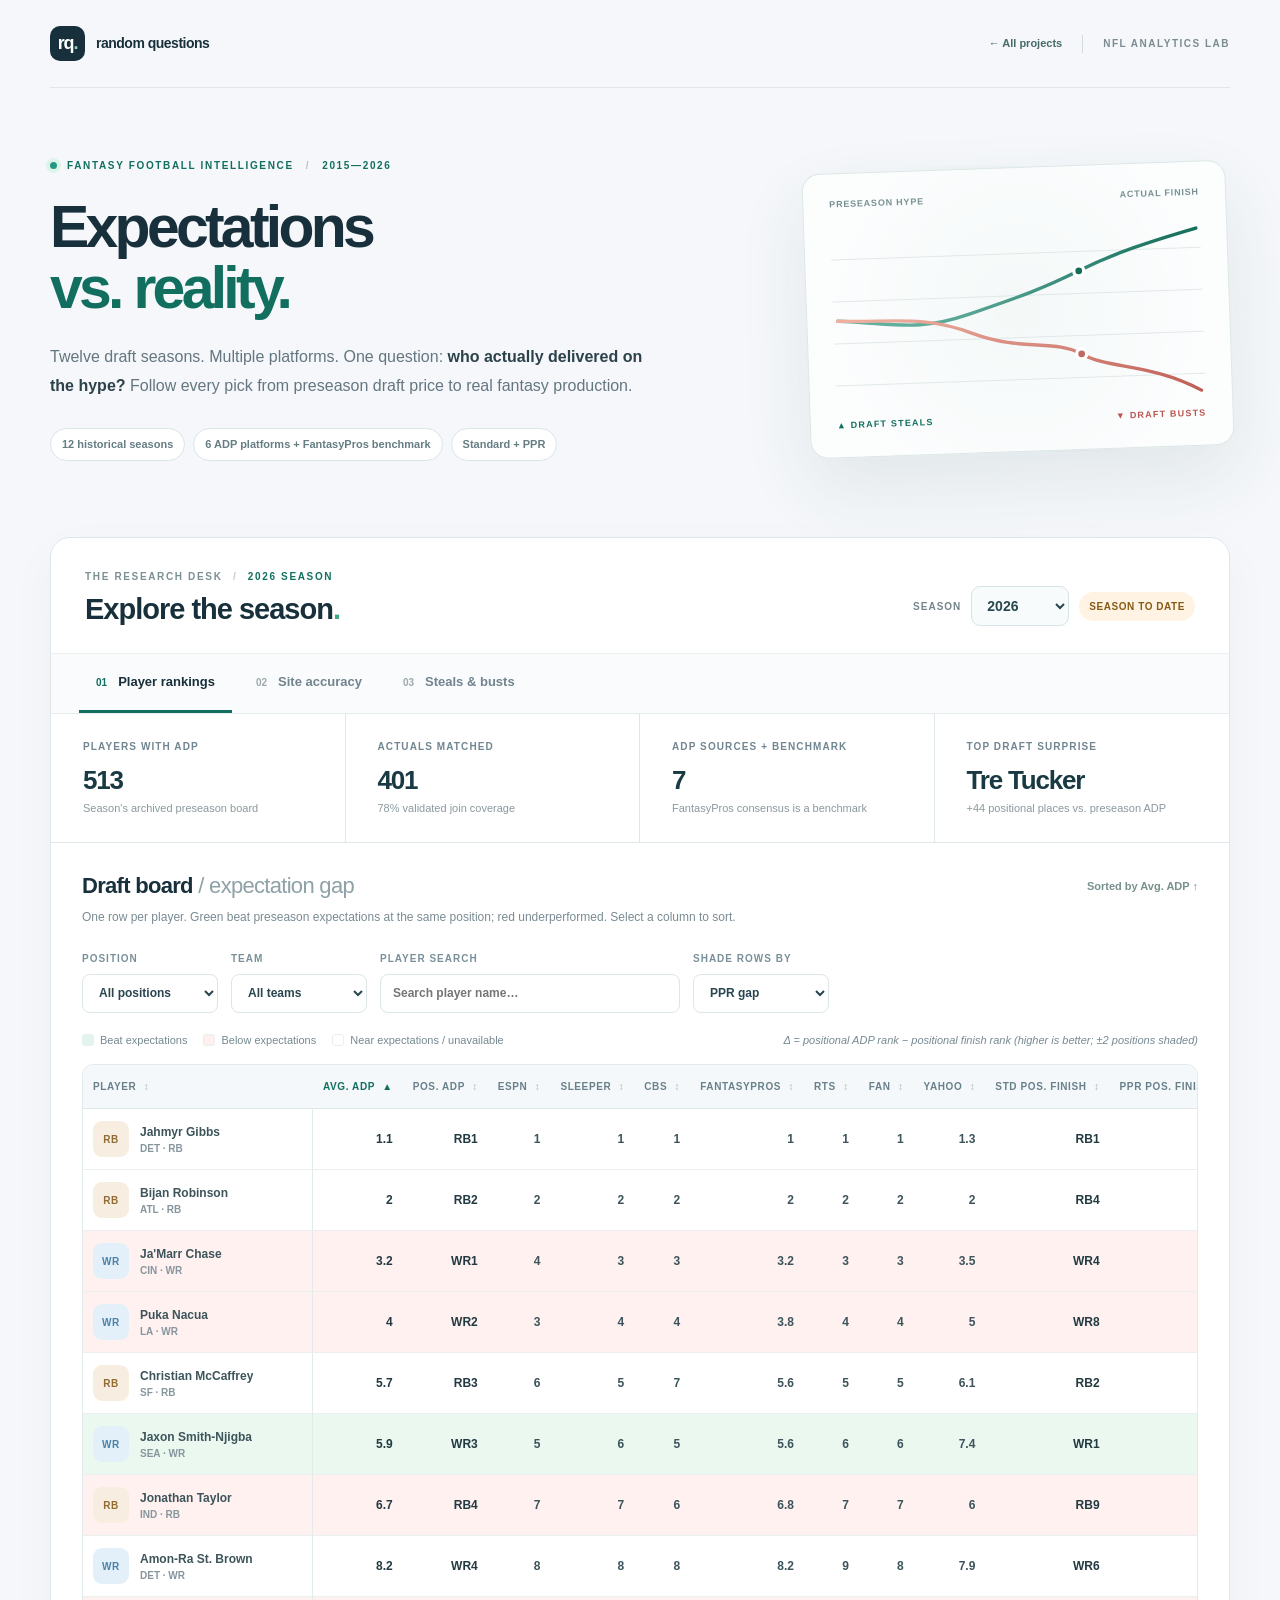
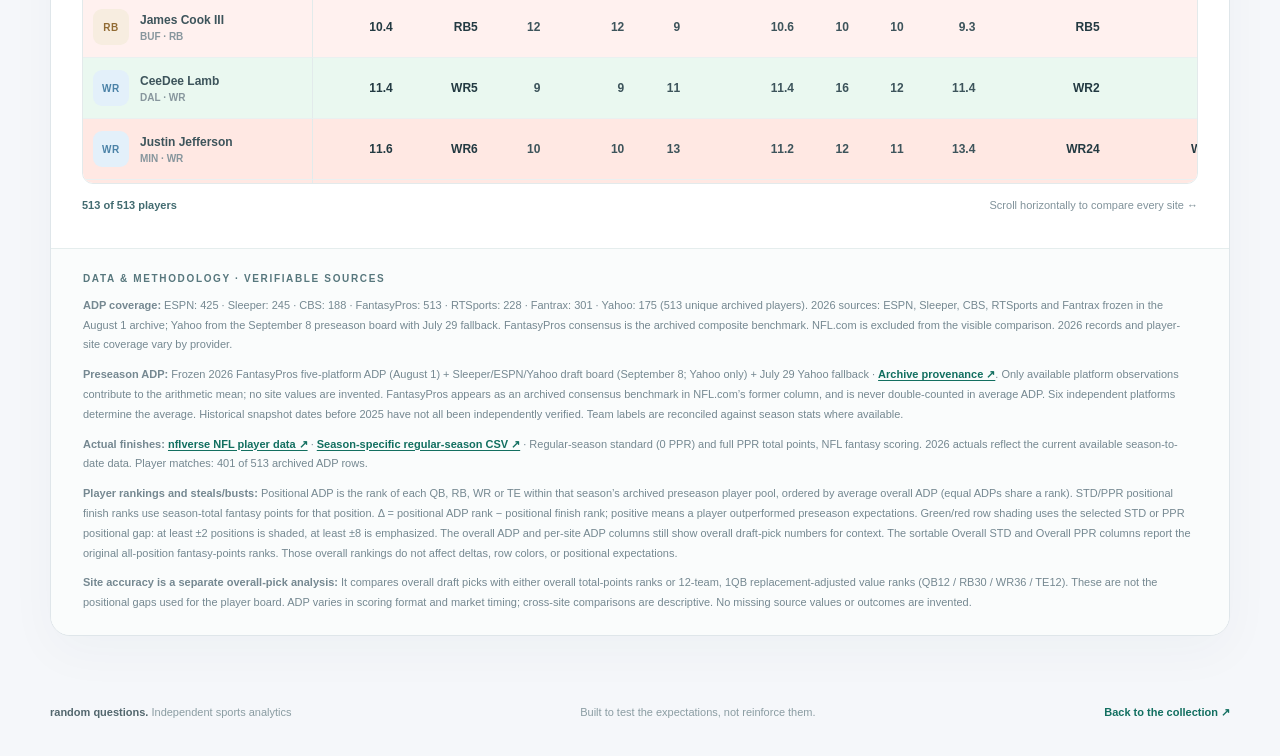
<file: fantasy-football/index.html>
<!doctype html>
<html lang="en">
<head>
<meta charset="utf-8">
<meta name="viewport" content="width=device-width, initial-scale=1">
<meta name="theme-color" content="#f6f8fb">
<meta name="description" content="Fantasy Football Expectations: compare historical preseason ADP across ESPN, Sleeper, Yahoo, CBS, RTSports, Fantrax and FantasyPros consensus against actual standard and PPR finishes, 2015–2026.">
<meta property="og:title" content="Fantasy Football | Expectations vs. Reality">
<meta property="og:description" content="Who beat draft expectations? Compare 2020–2026 ADP, actual fantasy rankings, platform accuracy and the biggest steals and busts.">
<link rel="icon" type="image/svg+xml" href="./favicon.svg">
<link rel="stylesheet" href="./styles.css">
<title>Fantasy Football — Expectations vs. Reality | Random Questions</title>
<script src="./app.js" defer></script>
</head>
<body>
<a class="skip" href="#content">Skip to content</a>
<div class="site">
  <header class="topbar">
    <a class="brand" href="../" aria-label="Random Questions home"><span class="brand-mark">rq<span>.</span></span><span class="brand-text">random questions</span></a>
    <nav class="top-links" aria-label="Primary"><a href="../" class="back-link">← All projects</a><span class="nav-rule"></span><span class="nav-series">NFL ANALYTICS LAB</span></nav>
  </header>
  <main id="content">
    <section class="hero">
      <div class="hero-text">
        <div class="eyebrow"><span class="live-dot"></span> FANTASY FOOTBALL INTELLIGENCE <span class="eyebrow-slash">/</span> 2015—2026</div>
        <h1>Expectations <span>vs. reality.</span></h1>
        <p class="hero-sub">Twelve draft seasons. Multiple platforms. One question: <strong>who actually delivered on the hype?</strong> Follow every pick from preseason draft price to real fantasy production.</p>
        <div class="hero-meta"><span class="hero-pill">12 historical seasons</span><span class="hero-pill">6 ADP platforms + FantasyPros benchmark</span><span class="hero-pill">Standard + PPR</span></div>
      </div>
      <div class="hero-art" aria-hidden="true">
        <div class="art-glow"></div>
        <div class="chart-stage">
          <div class="chart-title"><span>PRESEASON HYPE</span><span>ACTUAL FINISH</span></div>
          <svg viewBox="0 0 440 220" role="img" aria-label="Illustrative divergent fantasy performance trend"><defs><linearGradient id="up" x1="0" x2="1" y1="1" y2="0"><stop stop-color="#69b4a3"/><stop offset="1" stop-color="#166e5c"/></linearGradient><linearGradient id="down" x1="0" x2="1" y1="0" y2="1"><stop stop-color="#eeb0a0"/><stop offset="1" stop-color="#be5e56"/></linearGradient></defs><g stroke="#dce6e7" stroke-width="1"><path d="M0 40H440M0 90H440M0 140H440M0 190H440"/></g><path d="M5 113C75 118 100 129 162 110S250 83 294 63 380 31 435 17" fill="none" stroke="url(#up)" stroke-width="4" stroke-linecap="round"/><path d="M5 113C69 117 107 109 165 133S262 143 294 162 376 176 435 210" fill="none" stroke="url(#down)" stroke-width="4" stroke-linecap="round"/><circle cx="294" cy="63" r="6" fill="#176d5a" stroke="#fff" stroke-width="4"/><circle cx="294" cy="162" r="6" fill="#c2685f" stroke="#fff" stroke-width="4"/></svg>
          <div class="chart-foot"><span class="foot-green">▲ DRAFT STEALS</span><span class="foot-red">▼ DRAFT BUSTS</span></div>
        </div>
      </div>
    </section>
    <section class="workspace" aria-label="Fantasy football research dashboard">
      <div class="section-head">
        <div class="section-titles"><div class="section-overline">THE RESEARCH DESK <span>/</span> <span id="season-label">2026 SEASON</span></div><h2>Explore the season<span class="accent-dot">.</span></h2></div>
        <div class="season-controls">
          <label for="year">SEASON</label>
          <select id="year" aria-label="Season year"><option>2026</option><option>2025</option><option>2024</option><option>2023</option><option>2022</option><option>2021</option><option>2020</option><option>2019</option><option>2018</option><option>2017</option><option>2016</option><option>2015</option></select>
          <span id="season-status" class="season-tag" aria-live="polite">Loading season…</span>
        </div>
      </div>
      <div class="tabs" role="tablist" aria-label="Dashboard views">
        <button class="tab active" id="tab-board" data-tab="board" role="tab" aria-selected="true" aria-controls="panel-board"><span class="tab-num">01</span> Player rankings</button>
        <button class="tab" id="tab-sites" data-tab="sites" role="tab" aria-selected="false" aria-controls="panel-sites"><span class="tab-num">02</span> Site accuracy</button>
        <button class="tab" id="tab-insights" data-tab="insights" role="tab" aria-selected="false" aria-controls="panel-insights"><span class="tab-num">03</span> Steals &amp; busts</button>
      </div>
      <div id="loading" class="loading" role="status">Loading verified player-season records…</div>
      <div id="error" class="error" role="alert" hidden></div>
      <div id="dashboard" hidden>
        <div class="stat-row" id="stat-row" aria-label="Season overview"></div>
        <section class="tab-panel" id="panel-board" role="tabpanel" aria-labelledby="tab-board">
          <div class="panel-head"><div><h3>Draft board <span class="head-muted">/ expectation gap</span></h3><p>One row per player. Green beat preseason expectations at the same position; red underperformed. Select a column to sort.</p></div><div class="summary-help" id="board-summary"></div></div>
          <div class="toolbar">
            <label class="control"><span>POSITION</span><select id="position"><option value="ALL">All positions</option><option value="QB">Quarterbacks</option><option value="RB">Running backs</option><option value="WR">Wide receivers</option><option value="TE">Tight ends</option></select></label>
            <label class="control"><span>TEAM</span><select id="team"><option value="ALL">All teams</option></select></label>
            <label class="control control-search"><span>PLAYER SEARCH</span><input id="search" type="search" autocomplete="off" placeholder="Search player name…" aria-label="Search player"></label>
            <label class="control"><span>SHADE ROWS BY</span><select id="board-scoring"><option value="ppr">PPR gap</option><option value="std">Standard gap</option></select></label>
          </div>
          <div class="board-legend"><span><i class="legend-square good"></i> Beat expectations</span><span><i class="legend-square bad"></i> Below expectations</span><span><i class="legend-square even"></i> Near expectations / unavailable</span><span class="legend-note">Δ = positional ADP rank − positional finish rank (higher is better; ±2 positions shaded)</span></div>
          <div class="table-wrap" role="region" aria-label="Sortable player rankings table" tabindex="0">
            <table id="rank-table"><thead id="rank-head"></thead><tbody id="rank-body"></tbody></table>
          </div>
          <div class="table-footer"><span id="row-count" role="status" aria-live="polite"></span><span>Scroll horizontally to compare every site <span aria-hidden="true">↔</span></span></div>
        </section>
        <section class="tab-panel" id="panel-sites" role="tabpanel" aria-labelledby="tab-sites" hidden>
          <div class="panel-head"><div><h3>How accurate was each site?</h3><p>Compare the draft markets with what happened on the field, using the <strong>same player sample</strong> for each available site.</p></div></div>
          <div class="toolbar compact-toolbar"><label class="control"><span>OUTCOME MEASURE</span><select id="accuracy-scoring"><option value="ppr">PPR finish</option><option value="std">Standard finish</option></select></label><label class="control"><span>RANK BASIS</span><select id="accuracy-basis"><option value="value">Roster-adjusted value rank</option><option value="raw">All-player total points rank</option></select></label></div>
          <div id="accuracy-callout" class="insight-callout"></div>
          <div class="accuracy-layout"><div class="accuracy-table-wrap"><table class="accuracy-table"><thead><tr><th>Site</th><th>Mean absolute error <small>↓ better</small></th><th>Within 12 picks <small>↑ better</small></th><th>Avg. signed gap</th><th>Matched players</th></tr></thead><tbody id="accuracy-body"></tbody></table></div><div class="accuracy-panel"><h4>How to read this</h4><p id="accuracy-explanation"></p><div class="method-rule"></div><div class="sub-kicker">COMMON COHORT</div><div class="large-number" id="common-count">—</div><p class="small-muted">Players with preseason values at every eligible source, an actual result, and average ADP within the first 150 picks.</p></div></div>
          <div class="caution-note"><span>ⓘ</span> A site’s ADP captures <em>draft behavior</em>, not a fantasy-points prediction. FantasyPros is a composite benchmark, not an independent platform. These are descriptive comparisons, not validated forecast-calibration scores. Site coverage and league scoring settings vary.</div>
          <div class="history-section"><div class="history-heading"><div class="section-overline">2015–2025 · HISTORICAL TRACK RECORD</div><h3>Who is consistently closest?</h3><p id="history-summary">Comparing platform performance across completed seasons…</p></div>
            <div class="accuracy-table-wrap"><table class="accuracy-table"><thead><tr><th>Platform</th><th>Years evaluated</th><th>Avg. error vs same-year peers <small>negative is better</small></th><th>Mean error</th><th>Years ranked #1</th></tr></thead><tbody id="historical-body"></tbody></table></div>
            <div class="history-footnote">Annual comparisons use the same player cohort across available platforms and FantasyPros, which is an aggregate benchmark. Multi-year scores average each platform’s within-year difference against its eligible peers, not raw errors across incomparable historical cohorts. Incomplete 2026 is excluded.</div>
          </div>
        </section>
        <section class="tab-panel" id="panel-insights" role="tabpanel" aria-labelledby="tab-insights" hidden>
          <div class="panel-head"><div><h3>The season's biggest surprises</h3><p>Top-10 draft steals and disappointments among the first 180 average draft picks, comparing preseason and actual ranks within each position.</p></div><div class="insight-filters"><label class="control"><span>POSITION</span><select id="insight-position"><option value="ALL">All positions</option><option value="QB">Quarterbacks</option><option value="RB">Running backs</option><option value="WR">Wide receivers</option><option value="TE">Tight ends</option></select></label><label class="control"><span>OUTCOME MEASURE</span><select id="insight-scoring"><option value="ppr">PPR</option><option value="std">Standard</option></select></label></div></div>
          <div id="insight-intro" class="insight-intro"></div>
          <div class="insights-grid"><section class="ranked-list success-list"><div class="ranked-list-head"><div class="card-kicker"><span class="badge-ring">↗</span> MOST UNDERVALUED</div><h4>Top 10 draft steals</h4><p>Biggest positive difference vs. preseason consensus.</p></div><div id="steals-list"></div></section><section class="ranked-list failure-list"><div class="ranked-list-head"><div class="card-kicker"><span class="badge-ring">↘</span> BIGGEST MISSES</div><h4>Top 10 draft busts</h4><p>Biggest negative difference vs. preseason consensus.</p></div><div id="busts-list"></div></section></div>
          <div id="insight-footer" class="insight-footer"></div>
        </section>
      </div>
      <div class="sources" id="sources"><div class="source-title">DATA & METHODOLOGY</div><p>Data and source notes appear once the season loads.</p></div>
    </section>
  </main>
  <footer class="footer"><span><b>random questions.</b> Independent sports analytics</span><span>Built to test the expectations, not reinforce them.</span><a href="../">Back to the collection ↗</a></footer>
</div>
</body></html>
</file>
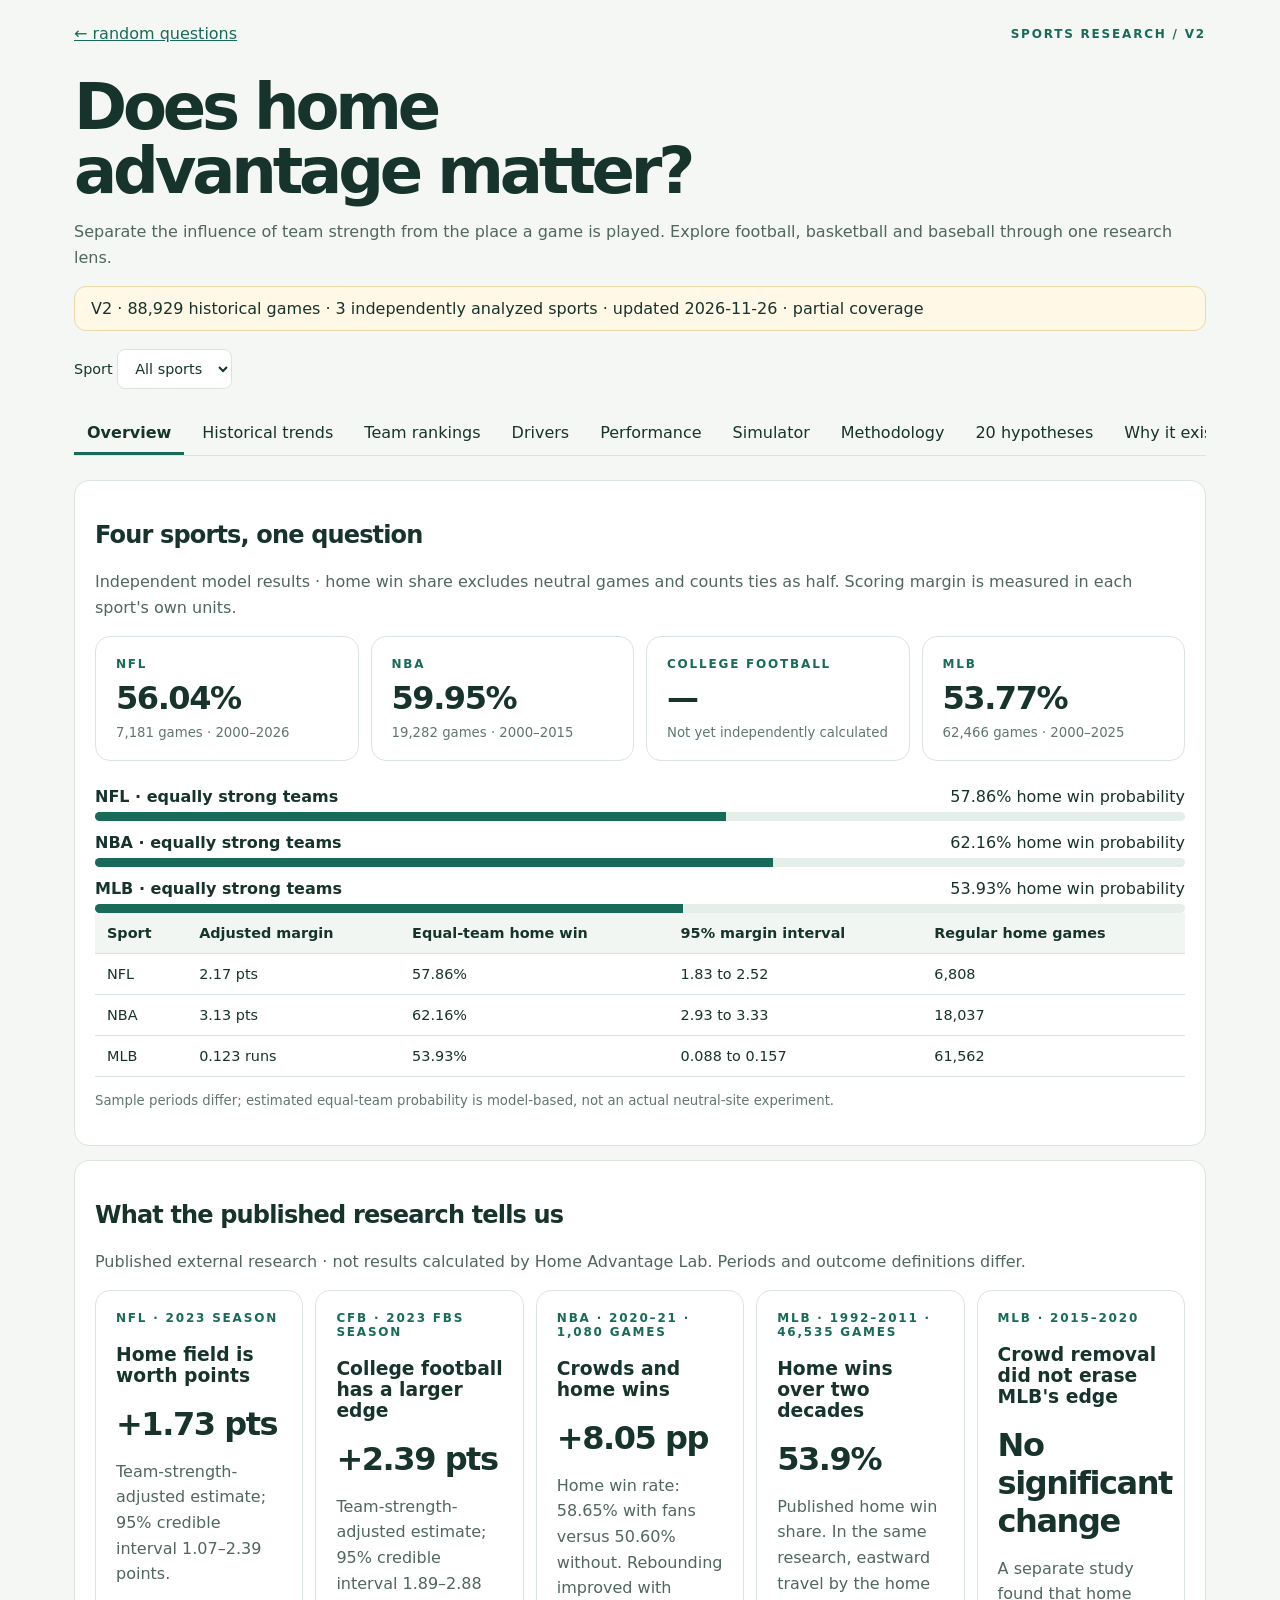
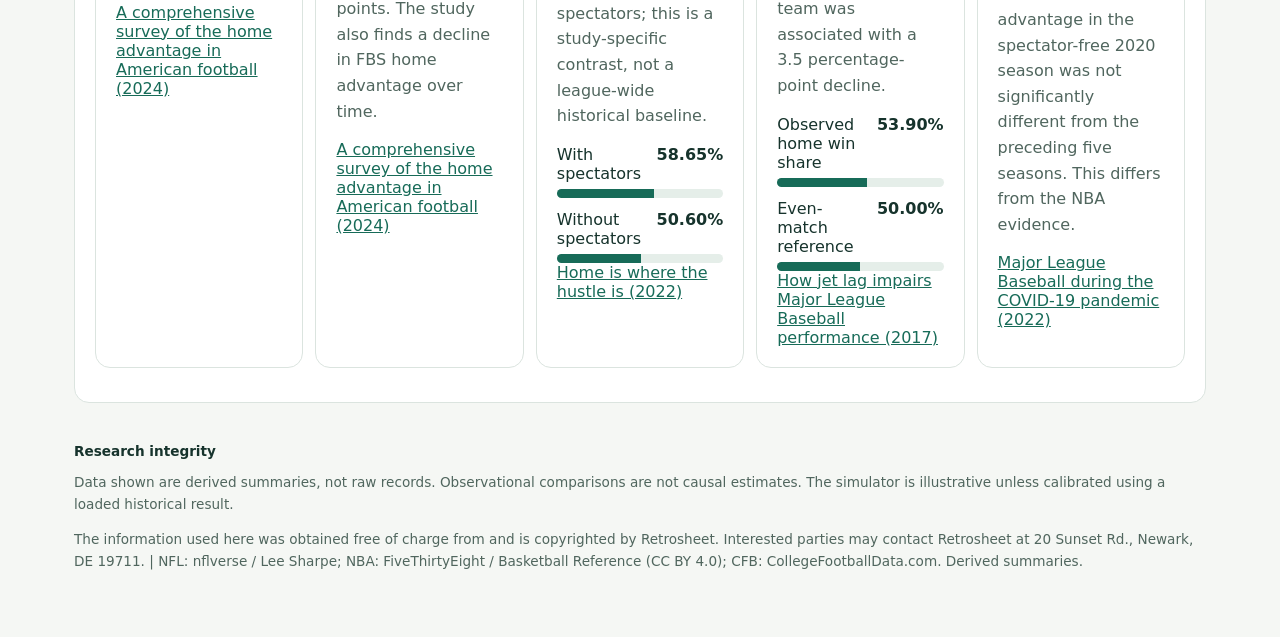
<file: home-advantage/index.html>
<!doctype html><html lang="en"><head><meta charset="utf-8"><meta name="viewport" content="width=device-width,initial-scale=1"><title>Home Advantage Lab | Random Questions</title><style>
:root{font:16px system-ui;color:#16332c;background:#f5f7f4;--green:#176b58;--line:#dbe4df}*{box-sizing:border-box}body{margin:0}main{max-width:1180px;margin:auto;padding:24px}header{display:flex;justify-content:space-between;align-items:center;gap:12px}a{color:var(--green)}h1{font-size:clamp(2.2rem,5vw,4.5rem);letter-spacing:-.065em;line-height:1;margin:.5em 0 .25em}h2{letter-spacing:-.035em}p{line-height:1.6;color:#50665e}.eyebrow{font-size:.75rem;letter-spacing:.15em;text-transform:uppercase;font-weight:700;color:var(--green)}nav{display:flex;gap:5px;overflow:auto;border-bottom:1px solid var(--line);margin:24px 0}button,select,input{font:inherit}button,select{background:white;color:inherit;border:1px solid var(--line);padding:10px 13px;border-radius:8px;cursor:pointer}nav button{border:0;background:none;white-space:nowrap;border-radius:0;border-bottom:3px solid transparent}nav button[aria-selected=true]{border-color:var(--green);font-weight:700}button:focus-visible,select:focus-visible,input:focus-visible{outline:3px solid #63b89d;outline-offset:2px}.toolbar{display:flex;flex-wrap:wrap;align-items:center;gap:10px;margin:18px 0}.grid{display:grid;grid-template-columns:repeat(auto-fit,minmax(180px,1fr));gap:12px}.card,section.panel{background:white;border:1px solid var(--line);border-radius:15px;padding:20px;margin:0 0 14px}.metric{font-size:2rem;font-weight:750;letter-spacing:-.045em;margin:8px 0}.small{font-size:.83rem;color:#60776d}.banner{background:#fff8e7;border:1px solid #e8d8a7;border-radius:12px;padding:12px 16px}.table-wrap{overflow:auto;max-height:570px}table{border-collapse:collapse;width:100%;font-size:.9rem}td,th{padding:12px;border-bottom:1px solid var(--line);text-align:left;white-space:nowrap}th{position:sticky;top:0;background:#f1f6f3}svg{width:100%;height:auto;display:block}.bar{height:9px;background:#e5eee9;border-radius:6px;overflow:hidden}.bar div{height:100%;background:var(--green)}.row{display:flex;justify-content:space-between;gap:12px;margin:12px 0 6px}footer{margin:40px 0;font-size:.85rem}label{display:block;font-size:.9rem}input[type=range]{width:100%}input[type=search]{padding:10px;border:1px solid var(--line);border-radius:8px;max-width:100%} .hidden{display:none}
</style></head><body><main><header><a href="https://randomquestions-projects.github.io/">← random questions</a><span class="eyebrow">Sports research / V2</span></header><h1>Does home<br>advantage matter?</h1><p>Separate the influence of team strength from the place a game is played. Explore football, basketball and baseball through one research lens.</p><div class="banner" id="status" role="status">V1 · Published research is available below. Independent historical models are shown only when validated aggregates are available.</div><div class="toolbar"><label>Sport <select id="sport"><option value="all">All sports</option><option>NFL</option><option>NBA</option><option>CFB</option><option>MLB</option></select></label></div><nav role="tablist" aria-label="Research views" id="tabs"></nav><div id="view" role="tabpanel"></div><footer><b>Research integrity</b><p>Data shown are derived summaries, not raw records. Observational comparisons are not causal estimates. The simulator is illustrative unless calibrated using a loaded historical result.</p><p id="credits"></p></footer></main><script>
"use strict";
const names={NFL:"NFL",NBA:"NBA",CFB:"College football",MLB:"MLB"},tabs=["Overview","Historical trends","Team rankings","Drivers","Performance","Simulator","Methodology","20 hypotheses","Why it exists"];let active=0,data=null;
const evidence=[
{sport:"NFL",title:"Home field is worth points",value:"+1.73 pts",period:"2023 season",detail:"Team-strength-adjusted estimate; 95% credible interval 1.07–2.39 points.",source:"A comprehensive survey of the home advantage in American football (2024)",url:"https://doi.org/10.1515/jqas-2024-0016"},
{sport:"CFB",title:"College football has a larger edge",value:"+2.39 pts",period:"2023 FBS season",detail:"Team-strength-adjusted estimate; 95% credible interval 1.89–2.88 points. The study also finds a decline in FBS home advantage over time.",source:"A comprehensive survey of the home advantage in American football (2024)",url:"https://doi.org/10.1515/jqas-2024-0016"},
{sport:"NBA",title:"Crowds and home wins",value:"+8.05 pp",period:"2020–21 · 1,080 games",detail:"Home win rate: 58.65% with fans versus 50.60% without. Rebounding improved with spectators; this is a study-specific contrast, not a league-wide historical baseline.",source:"Home is where the hustle is (2022)",url:"https://pubmed.ncbi.nlm.nih.gov/36512468/",bars:[["With spectators",58.65],["Without spectators",50.60]]},
{sport:"MLB",title:"Home wins over two decades",value:"53.9%",period:"1992–2011 · 46,535 games",detail:"Published home win share. In the same research, eastward travel by the home team was associated with a 3.5 percentage-point decline.",source:"How jet lag impairs Major League Baseball performance (2017)",url:"https://pmc.ncbi.nlm.nih.gov/articles/PMC5307448/",bars:[["Observed home win share",53.9],["Even-match reference",50]]},
{sport:"MLB",title:"Crowd removal did not erase MLB's edge",value:"No significant change",period:"2015–2020",detail:"A separate study found that home advantage in the spectator-free 2020 season was not significantly different from the preceding five seasons. This differs from the NBA evidence.",source:"Major League Baseball during the COVID-19 pandemic (2022)",url:"https://doi.org/10.1057/s41599-022-01193-6"}
];
function showEvidence(title,filter){let p=panel(title,"Published external research · not results calculated by Home Advantage Lab. Periods and outcome definitions differ.");let g=el("div",undefined,"grid");p.append(g);for(let d of evidence.filter(x=>(sport.value==="all"||x.sport===sport.value)&&filter(x))){let c=el("article",undefined,"card");c.append(el("div",d.sport+" · "+d.period,"eyebrow"),el("h3",d.title),el("div",d.value,"metric"),el("p",d.detail));for(let [label,v] of d.bars||[]){let row=el("div",undefined,"row");row.append(el("span",label),el("b",v.toFixed(2)+"%"));let bar=el("div",undefined,"bar"),fill=el("div");fill.style.width=v+"%";bar.append(fill);c.append(row,bar)}let a=el("a",d.source);a.href=d.url;a.target="_blank";a.rel="noopener noreferrer";c.append(a);g.append(c)}if(!g.children.length)p.append(el("p","No published benchmark selected for this view."))}
const el=(tag,text,cls)=>{let e=document.createElement(tag);if(text!==undefined)e.textContent=text;if(cls)e.className=cls;return e},root=document.querySelector("#view"),sport=document.querySelector("#sport"),fmt=(x,d=1)=>Number.isFinite(x)?x.toFixed(d):"—";
function panel(title,sub){let p=el("section",undefined,"panel");p.append(el("h2",title));if(sub)p.append(el("p",sub));root.append(p);return p}
function table(p,heads,rows){let w=el("div",undefined,"table-wrap"),t=el("table"),tr=el("tr");heads.forEach(h=>tr.append(el("th",h)));let hd=el("thead");hd.append(tr);t.append(hd);let bd=el("tbody");for(let r of rows){let tr=el("tr");r.forEach(c=>tr.append(el("td",String(c))));bd.append(tr)}t.append(bd);w.append(t);p.append(w)}
function metric(p,k,v,s){let c=el("div",undefined,"card");c.append(el("div",k,"eyebrow"),el("div",v,"metric"),el("div",s,"small"));p.append(c)}
function items(){return Object.entries(names).filter(([k])=>sport.value==="all"||k===sport.value).map(([k,n])=>[k,n,data?.sports?.[k]]);}
function plot(p,series){const NS="http://www.w3.org/2000/svg",s=document.createElementNS(NS,"svg");s.setAttribute("viewBox","0 0 700 245");s.setAttribute("role","img");s.setAttribute("aria-label","Annual home win percentage");let colors=["#176b58","#bd6c22","#425dae","#9a4b82"];function node(tag,attrs,text){let v=document.createElementNS(NS,tag);for(let [k,x] of Object.entries(attrs))v.setAttribute(k,x);if(text!==undefined)v.textContent=text;s.append(v)}let yy=series.flatMap(v=>v.rows.map(r=>r.year)),lo=Math.min(...yy),hi=Math.max(...yy);if(!yy.length){p.append(el("p","No annual results available."));return}let x=y=>50+630*(y-lo)/Math.max(1,hi-lo),y=v=>218-(v-40)*5;for(let n of [40,50,60,70,80]){node("line",{x1:50,y1:y(n),x2:680,y2:y(n),stroke:"#dbe4df","stroke-dasharray":n===50?"4 4":""});node("text",{x:8,y:y(n)+4,fill:"#50665e","font-size":12},n+"%")}for(let k=lo;k<=hi;k+=Math.max(1,Math.ceil((hi-lo)/7)))node("text",{x:x(k),y:238,fill:"#50665e","text-anchor":"middle","font-size":11},k);series.forEach((v,i)=>{let rows=v.rows.filter(r=>Number.isFinite(r.win_pct));let color=colors[i%4];rows.forEach((r,j)=>{let prev=rows[j-1];if(prev&&r.year===prev.year+1)node("line",{x1:x(prev.year),y1:y(prev.win_pct),x2:x(r.year),y2:y(r.win_pct),stroke:color,"stroke-width":2.5});node("circle",{cx:x(r.year),cy:y(r.win_pct),r:3,fill:color})})});p.append(s);p.append(el("p",series.map((v,i)=>v.name+" ("+colors[i%4]+")").join(" · "),"small"))}
function render(){root.replaceChildren();document.querySelectorAll("nav button").forEach((b,i)=>b.setAttribute("aria-selected",i===active));let valid=items().filter(([k,n,v])=>v?.status==="calculated");
if(active===0){let p=panel("Four sports, one question","Independent model results · home win share excludes neutral games and counts ties as half. Scoring margin is measured in each sport's own units.");let g=el("div",undefined,"grid");p.append(g);for(let [k,n,v] of items()){metric(g,n,v?.status==="calculated"?fmt(v.summary.win_pct,2)+"%":"—",v?.coverage?v.coverage.games.toLocaleString()+" games · "+v.coverage.first.slice(0,4)+"–"+v.coverage.last.slice(0,4):"Not yet independently calculated");}if(valid.length){let q=el("div");p.append(q);for(let [k,n,v] of valid){let row=el("div",undefined,"row");row.append(el("b",n+" · equally strong teams"),el("span",fmt(v.summary.equal_team_home_win,2)+"% home win probability"));let bar=el("div",undefined,"bar"),fill=el("div");fill.style.width=v.summary.equal_team_home_win+"%";bar.append(fill);q.append(row,bar)}table(p,["Sport","Adjusted margin","Equal-team home win","95% margin interval","Regular home games"],valid.map(([k,n,v])=>[n,fmt(v.summary.adjusted_margin,k==="MLB"?3:2)+(k==="MLB"?" runs":" pts"),fmt(v.summary.equal_team_home_win,2)+"%",v.summary.ci?.map(x=>fmt(x,k==="MLB"?3:2)).join(" to ")||"Unavailable",v.summary.n.toLocaleString()]));p.append(el("p","Sample periods differ; estimated equal-team probability is model-based, not an actual neutral-site experiment.","small"))}showEvidence("What the published research tells us",()=>true);}
if(active===1){let p=panel("Historical trends","Regular-season raw home win share. Missing years are not interpolated.");plot(p,valid.map(([k,n,v])=>({name:n,rows:v.years})));if(!valid.some(([k,n,v])=>v.years.length))p.append(el("p","No eligible annual outputs are available for this selection.","small"));for(let [k,n,v] of valid.filter(([k,n,v])=>v.years.length))table(p,[n+" season","Games","Home win share","Adjusted margin"],v.years.map(r=>[r.year,r.n,fmt(r.win_pct)+"%",fmt(r.adjusted_margin,2)]))}
if(active===2){let p=panel("Team and stadium rankings","Retrospective, partially pooled adjusted margin; not a ranking of team quality.");let q=el("input");q.type="search";q.placeholder="Find team or venue";q.setAttribute("aria-label","Find team or venue");p.append(q);let target=el("div");p.append(target);function update(){target.replaceChildren();if(!valid.some(([k,n,v])=>v.teams.length||v.stadiums.length)){target.append(el("p","Rankings are unavailable for this selection. No rankings are inferred from league-wide averages."));return}for(let [k,n,v] of valid){target.append(el("h3",n));for(let [key,label] of [["teams","Teams"],["stadiums","Venues"]]){target.append(el("h4",label));table(target,["Name","Home games","Adjusted margin"],(v[key]||[]).filter(r=>r.name.toLowerCase().includes(q.value.toLowerCase())).map(r=>[r.name,r.n,fmt(r.adjusted_margin,2)]))}}}q.oninput=update;update()}
if(active===3){showEvidence("Crowds and travel: evidence across sports",d=>d.sport==="NBA"||d.sport==="MLB");let p=panel("Drivers and relationships","Exploratory group contrasts of opponent-adjusted margins. Missing data is not evidence of no effect.");for(let [k,n,v] of valid){p.append(el("h3",n));table(p,["Factor (low vs high)","Low n","High n","Low margin","High margin","Difference"],v.drivers.map(r=>[r.factor,r.low_n,r.high_n,fmt(r.low,2),fmt(r.high,2),fmt(r.difference,2)]));if(!v.drivers.length)p.append(el("p","No eligible driver-level aggregates for this selection."));if(v.joint_drivers?.coefficients?.length){p.append(el("h4","Joint driver associations · n="+v.joint_drivers.n));table(p,["Factor","Margin per standard deviation"],v.joint_drivers.coefficients.map(r=>[r.factor,fmt(r.margin_per_sd,3)]))}if(v.hypotheses?.length){p.append(el("h4","Hypothesis status"));table(p,["#","Question","Status"],v.hypotheses)}}}
if(active===4){showEvidence("Scoring and performance evidence",d=>d.sport==="NFL"||d.sport==="CFB"||d.sport==="NBA");let p=panel("Performance breakdown","Home and away scoring, postseason comparisons and period scoring where available.");for(let [k,n,v] of valid){p.append(el("h3",n));table(p,["Home score","Away score","Regular adjusted","Postseason adjusted"],[[fmt(v.summary.home_score,k==="MLB"?3:2),fmt(v.summary.away_score,k==="MLB"?3:2),fmt(v.summary.adjusted_margin,k==="MLB"?3:2),fmt(v.postseason.adjusted_margin,k==="MLB"?3:2)]]);if(v.periods.length)table(p,[k==="MLB"?"Inning":"Quarter","Games","Raw margin"],v.periods.map(r=>[r.period,r.n,fmt(r.mean_margin,3)]))}}
if(active===5){let p=panel("Location simulator","Select a neutral-site probability. Historical league coefficient if available; otherwise explicitly hypothetical.");let l=el("label","Neutral win probability"),slider=el("input");slider.type="range";slider.min=5;slider.max=95;slider.value=50;l.append(slider);p.append(l);let s=el("select");for(let [k,n] of Object.entries(names)){let o=el("option",n);o.value=k;s.append(o)}s.value=sport.value==="all"?"NFL":sport.value;p.append(s);let v=el("div");p.append(v);function calc(){v.replaceChildren();let r=data?.sports?.[s.value]?.summary,b=Number.isFinite(r?.home_log_odds)?r.home_log_odds:.4,base=+slider.value/100,z=Math.log(base/(1-base));v.append(el("p",(Number.isFinite(r?.home_log_odds)?"Historical model":"Illustrative assumption")+" · log-odds effect "+fmt(b,3)));for(let [name,a] of [["Away",-b],["Neutral",0],["Home",b]]){let pct=100/(1+Math.exp(-z-a)),row=el("div",undefined,"row");row.append(el("b",name),el("span",fmt(pct)+"%"));let bar=el("div",undefined,"bar"),fill=el("div");fill.style.width=pct+"%";bar.append(fill);v.append(row,bar)}}slider.oninput=calc;s.onchange=calc;calc()}
if(active===6){let roadmap=panel("V2 research roadmap","The full 2000–2026 warehouse and independently fitted models are the next release target.");table(roadmap,["Workstream","Deliverable"],[["Historical game coverage","Complete NFL, NBA, FBS and MLB coverage; validate source rights and counts"],["Venue enrichment","Historical capacity, coordinates, altitude, travel and local time"],["Performance detail","Play-by-play, fouls, penalties, shooting, pitching and inning-level outcomes"],["Causal research","COVID crowd restrictions, venue moves, neutral sites, matched opponents"],["Model validation","Forward tests, uncertainty, team/stadium persistence and calibration"],["Operations","Private S3, weekly refresh, tested aggregate release"]]);let p=panel("Methodology and coverage","Team-season strength differences plus a home indicator; weak ridge regularization. Logistic estimates omit ties. Neutral-site games have zero home indicator.");for(let [k,n,v] of items()){p.append(el("h3",n),el("p",v?.source||"No verified dataset loaded."),el("p",v?.coverage?JSON.stringify(v.coverage):v?.reason||"Coverage unavailable","small"))}for(let [k,n,v] of valid){if(v.forward_validation?.length){p.append(el("h3",n+" · Forward validation"));table(p,["Season","Games","Brier neutral","Brier home","Log loss neutral","Log loss home"],v.forward_validation.map(r=>[r.year,r.n,fmt(r.brier_no_home,4),fmt(r.brier_home,4),fmt(r.logloss_no_home,4),fmt(r.logloss_home,4)]))}}for(let t of data?.limitations||["Modern NBA and MLB coverage, source verification, and detailed causal analysis are incomplete."])p.append(el("p",t));}
if(active===7){let p=panel("Twenty research hypotheses","Every question from our original research plan. Select a sport to compare actual results, proxy evidence, and missing data. Intervals are exploratory, not corrected for multiple testing.");let picker=el("select");let all=el("option","All 20 hypotheses");all.value="all";picker.append(all);for(let r of data?.sports?.NFL?.research_v2||[]){let o=el("option",r.id+". "+r.question);o.value=String(r.id);picker.append(o)}picker.setAttribute("aria-label","Select hypothesis");p.append(picker);let status=el("select");for(let [key,label] of [["all","All results"],["tested","Direct tests"],["proxy","Proxy tests"],["model-based","Model-based"],["exploratory","Exploratory"],["unavailable","Unavailable"]]){let o=el("option",label);o.value=key;status.append(o)}status.setAttribute("aria-label","Filter hypothesis status");p.append(status);let target=el("div");p.append(target);function update(){target.replaceChildren();let entries=items().flatMap(([k,n,v])=>(v?.research_v2||[]).map(r=>({sport:n,...r}))).filter(r=>(status.value==="all"||r.status===status.value)&&(picker.value==="all"||String(r.id)===picker.value));if(!entries.length){target.append(el("p","V2 calculations are not available for this selection. V1 remains intact."));return}for(let i=1;i<=20;i++){let rr=entries.filter(r=>r.id===i);if(!rr.length)continue;let sec=el("section",undefined,"card");sec.append(el("div","Hypothesis "+i,"eyebrow"),el("h3",rr[0].question));for(let r of rr){let a=el("article");a.append(el("h4",r.sport+" · "+r.status),el("p",r.method));if(Number.isFinite(r.estimate))a.append(el("div",fmt(r.estimate,3)+" "+r.unit,"metric"));if(r.n!=null)a.append(el("p","Sample: "+r.n.toLocaleString()+(r.ci?" · approximate 95% interval "+r.ci.map(x=>fmt(x,3)).join(" to "):""),"small"));if(r.groups?.length)table(a,["Group","Sample","Estimate"],r.groups.map(g=>[g.label,g.n,fmt(g.value,3)]));a.append(el("p",r.detail,"small"));sec.append(a)}target.append(sec)}}status.onchange=update;picker.onchange=update;update()}
if(active===8){let p=panel("Why does home advantage exist?","Eight competing mechanisms from our original plan. These are not causal shares; correlated factors and unavailable measurements cannot be added together.");let defs=[["Crowds and noise",[5,14,15],"Attendance and crowd-era contrasts; noise and occupancy require direct measures."],["Officiating",[16],"Called penalties alone cannot establish bias without opportunity and call-correctness data."],["Travel fatigue",[8,11,12],"Previous-game metro distance and road streaks are proxies, not itineraries."],["Circadian rhythm",[8,9,7],"Time-zone and kickoff comparisons do not directly measure sleep or biological clocks."],["Rest and recovery",[10],"Calendar rest difference, not physical recovery."],["Venue familiarity",[4,6],"Persistence and division matchups can suggest familiarity, not isolate it."],["Environment",[17],"Metro altitude proxy; actual venue elevations and acclimation are not measured."],["Rules and strategy",[13,18,19],"Late scoring, prior scoring environment and neutral-site scoring decomposition; rule mechanisms remain partly unobserved."]];for(let [label,ids,note] of defs){let sec=el("article",undefined,"card");sec.append(el("h3",label),el("p",note));let rr=items().flatMap(([k,n,v])=>(v?.research_v2||[]).filter(r=>ids.includes(r.id)).map(r=>[n,r.id,r.status,Number.isFinite(r.estimate)?fmt(r.estimate,3)+" "+r.unit:"—"]));table(sec,["Sport","Hypothesis","Evidence","Estimate"],rr);p.append(sec)}let covid=panel("COVID-era home advantage","Independent annual scoring estimates; pandemic scheduling, restrictions, roster and rule changes confound the comparison. NFL 2020 had mixed attendance. MLB 2020 played regular-season games without spectators. The older NBA ledger cannot estimate this period.");let cr=valid.flatMap(([k,n,v])=>v.years.filter(r=>[2018,2019,2020,2021,2022].includes(r.year)).map(r=>[n,r.year,r.n,fmt(r.win_pct,2)+"%",fmt(r.adjusted_margin,3)]));table(covid,["Sport","Season","Home games","Raw home win share","Adjusted margin"],cr);let mm=data?.mechanisms;if(mm?.NFL&&(sport.value==="all"||sport.value==="NFL")){let a=panel("NFL play-level mechanisms","2019–2022 · "+mm.NFL.n.toLocaleString()+" regular-season games. Game-average rates; not adjusted for strength, opportunity type or call correctness.");table(a,["Metric","Home","Away","Away − home"],mm.NFL.metrics.map(x=>[x.label,fmt(x.home,4),fmt(x.away,4),fmt(x.away-x.home,4)]));table(a,["Home − away metric","2019/2021/2022","2020","2020 − other years"],mm.NFL.covid.map(x=>[x.label,fmt(x.low,4),fmt(x.high,4),fmt(x.difference,4)]));a.append(el("p",mm.NFL.note));}if(mm?.MLB&&(sport.value==="all"||sport.value==="MLB")){let a=panel("MLB first vs eighth inning","2000–2025 · "+mm.MLB.n.toLocaleString()+" games with comparable innings.");table(a,["First inning home margin","Eighth inning home margin","Late − early"],[[fmt(mm.MLB.early,4),fmt(mm.MLB.late,4),fmt(mm.MLB.late-mm.MLB.early,4)]]);a.append(el("p",mm.MLB.note));}showEvidence("Published crowd and travel research",d=>d.sport==="NBA"||d.sport==="MLB");}
if(!valid.length&&active<5)root.append(el("p","Independent historical results are not yet available for this selection. Published research above is separate from our own models.","banner"))}
for(let [i,t] of tabs.entries()){let b=el("button",t);b.type="button";b.setAttribute("role","tab");b.onclick=()=>{active=i;render()};document.querySelector("#tabs").append(b)}sport.onchange=render;
function accept(d){if(d?.schema!==1||!d.sports||typeof d.sports!=="object")throw Error("Invalid aggregate schema");for(let v of Object.values(d.sports)){if(v.status==="calculated"&&(!v.summary||!v.coverage||!["years","teams","stadiums","drivers","periods"].every(k=>Array.isArray(v[k]))||!v.postseason))throw Error("Invalid aggregate entry")}data=d;document.querySelector("#status").textContent=(Object.values(d.sports).some(v=>v.research_v2?.length)?"V2 · ":"V1 · ") +Object.values(d.sports).reduce((a,v)=>a+(v.coverage?.games||0),0).toLocaleString()+" historical games · "+Object.values(d.sports).filter(v=>v.status==="calculated").length+" independently analyzed sports · updated "+String(d.generated).slice(0,10)+" · partial coverage";document.querySelector("#credits").textContent=String(d.attribution||"")+" | NFL: nflverse / Lee Sharpe; NBA: FiveThirtyEight / Basketball Reference (CC BY 4.0); CFB: CollegeFootballData.com. Derived summaries.";render()}

fetch("results-v2.json",{cache:"no-cache"}).then(r=>r.ok?r:fetch("results.json",{cache:"no-cache"})).catch(()=>fetch("results.json",{cache:"no-cache"})).then(r=>{if(!r.ok)throw Error();return r.json()}).then(accept).catch(()=>{});render();
</script></body></html>
</file>
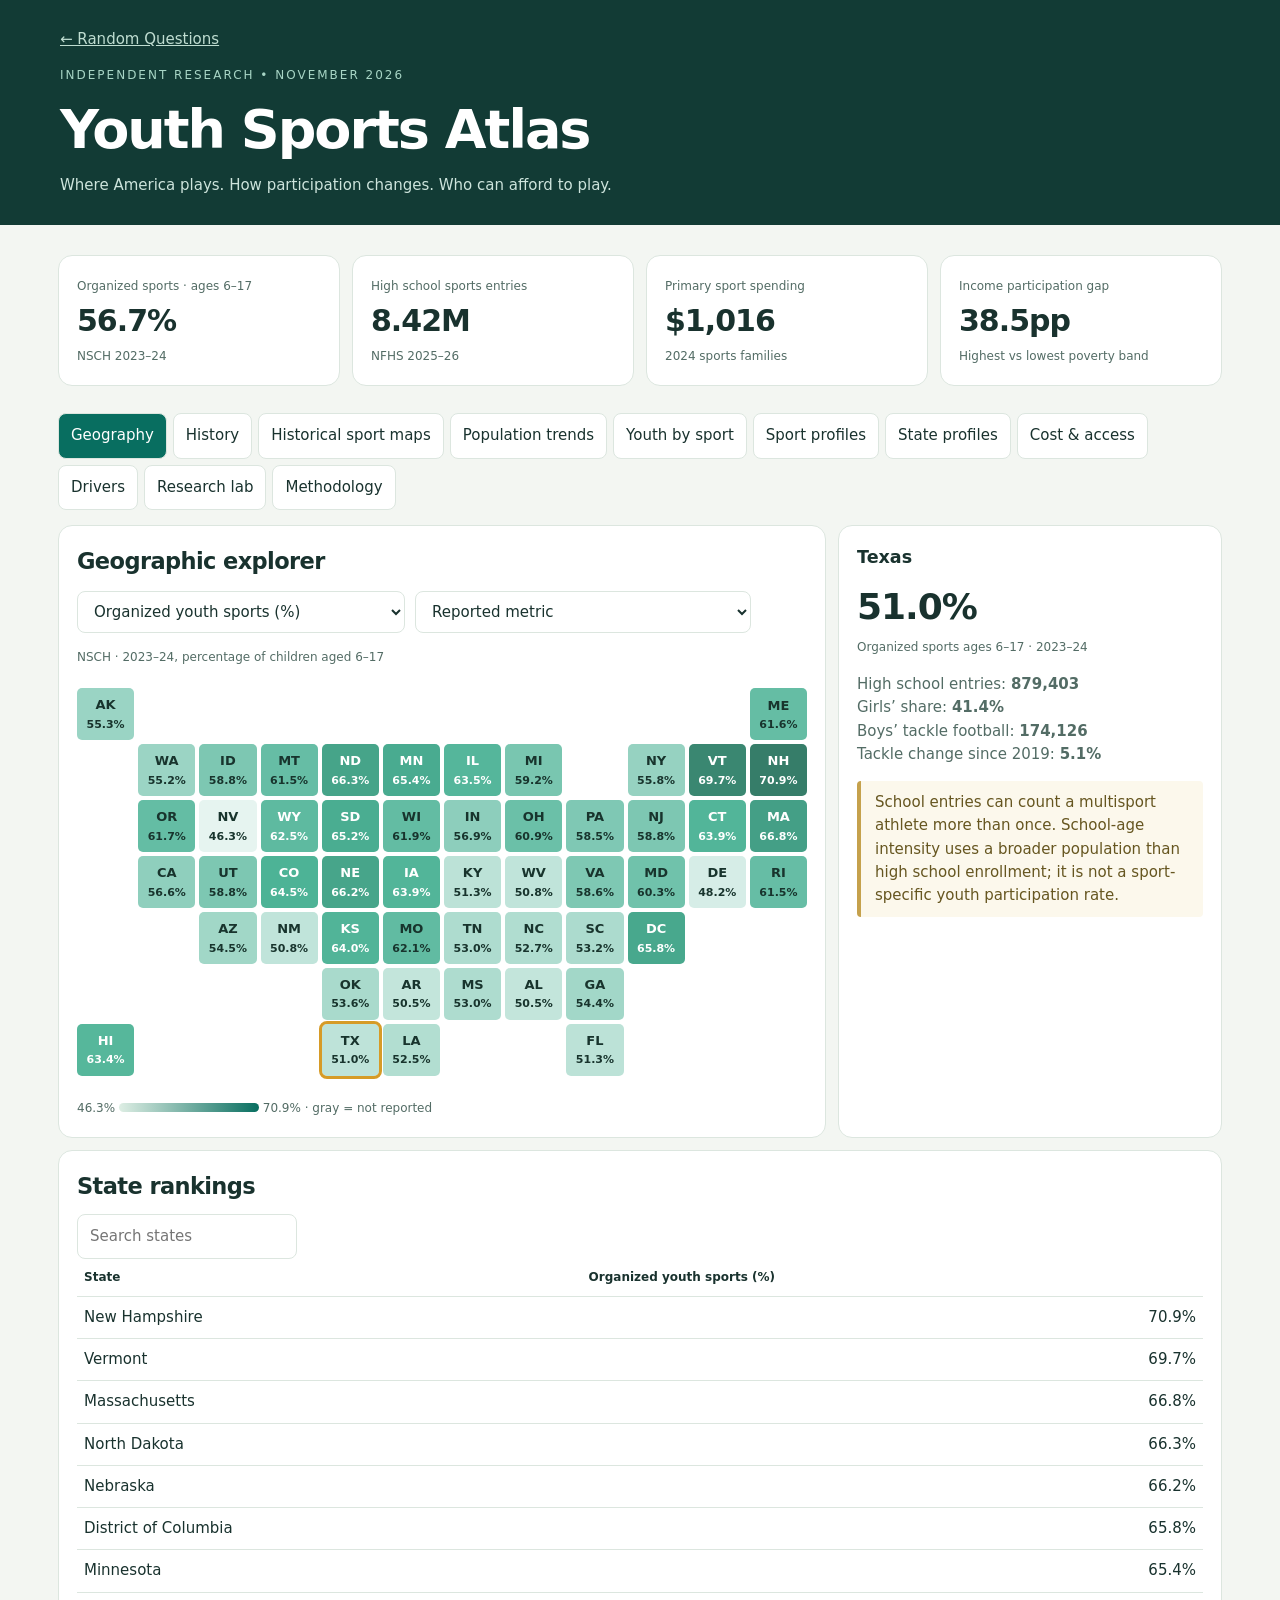
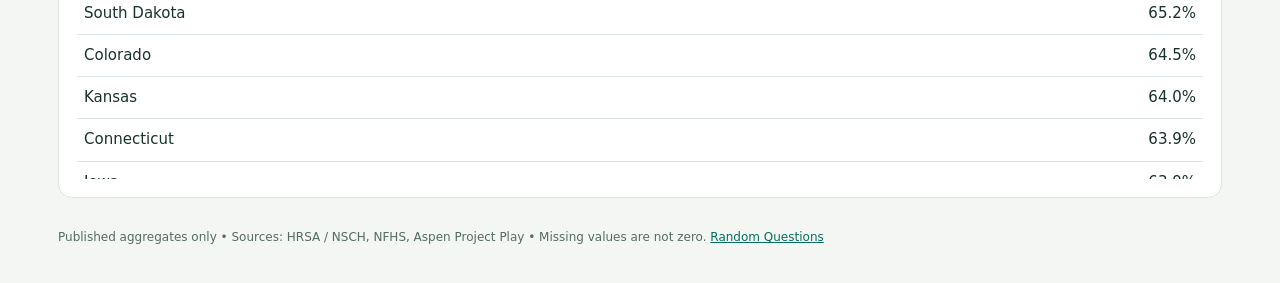
<file: youth-sports-atlas/index.html>
<!doctype html><html lang="en"><meta charset="utf-8"><meta name="viewport" content="width=device-width,initial-scale=1"><title>Youth Sports Atlas | Random Questions</title><style>
:root{--ink:#19322e;--muted:#536c65;--green:#086e60;--bg:#f3f6f2;--line:#dce6df}*{box-sizing:border-box}body{margin:0;background:var(--bg);color:var(--ink);font:15px/1.55 system-ui,sans-serif}header{background:#123b35;color:#fff;padding:28px max(18px,calc((100vw - 1160px)/2))}header a{color:#bfddd1}header p{color:#cde4dc;margin:0}h1{font-size:clamp(32px,5vw,54px);letter-spacing:-2px;line-height:1.1;margin:15px 0}h2{letter-spacing:-.6px;margin:0 0 10px}h3{margin:0 0 8px}main{max-width:1200px;margin:auto;padding:18px}.tabs{display:flex;gap:6px;flex-wrap:wrap;margin:15px 0}button,select,input{font:inherit;color:var(--ink);background:white;border:1px solid var(--line);padding:10px 12px;border-radius:8px}button,select{cursor:pointer}button.active{background:var(--green);color:#fff}button:focus-visible,select:focus-visible{outline:3px solid #d69b27}.grid{display:grid;grid-template-columns:repeat(auto-fit,minmax(150px,1fr));gap:12px;margin:12px 0}.card,.panel{background:white;border:1px solid var(--line);border-radius:14px;padding:18px;margin-bottom:12px}.card b{display:block;font-size:30px;letter-spacing:-1px}.small,small{font-size:12px;color:var(--muted)}p{color:var(--muted)}.split{display:grid;grid-template-columns:minmax(0,2fr) minmax(0,1fr);gap:12px}.map{display:grid;grid-template-columns:repeat(12,minmax(0,1fr));gap:4px;margin:20px 0}.tile{padding:2px;aspect-ratio:1.1;display:flex;flex-direction:column;justify-content:center;align-items:center;font-size:clamp(9px,1.4vw,13px);border:0;border-radius:5px;font-weight:bold}.tile small{font-size:clamp(7px,1vw,11px);color:inherit}.tile.sel{outline:3px solid #d69b27}.legend{height:9px;background:linear-gradient(90deg,#deeee4,#086e60);width:140px;border-radius:5px;display:inline-block}.controls{display:flex;flex-wrap:wrap;align-items:center;gap:10px;margin:12px 0}.scroll{overflow:auto;max-height:520px}table{border-collapse:collapse;width:100%;font-variant-numeric:tabular-nums}td,th{padding:9px 7px;border-bottom:1px solid var(--line);text-align:left}th{position:sticky;top:0;background:white;font-size:12px}td.num,th.num{text-align:right}tbody tr:hover{background:#f0f7f1}a{color:#086e60}.barrow{display:grid;grid-template-columns:minmax(92px,1fr) 2fr 90px;gap:10px;align-items:center;margin:10px 0}.bartrack{height:13px;background:#eaf1eb;border-radius:4px}.barfill{height:100%;background:#168b77;border-radius:4px}.barrow b{text-align:right}.pill{font-size:12px;padding:3px 8px;border-radius:12px;background:#e2f0e7;font-weight:650}.pill.open{background:#eceeea}.notice{border-left:4px solid #c5a14c;padding:10px 14px;background:#fcf8ec;color:#665620;border-radius:4px}.chart{width:100%;height:auto;display:block}.stat{font-size:36px;font-weight:750;letter-spacing:-1px}.hidden{display:none}footer{padding:18px 0;color:var(--muted);font-size:12px}@media(max-width:700px){.split{grid-template-columns:1fr}.panel{padding:13px}.tile small{display:none}.map{gap:2px}.grid{grid-template-columns:repeat(2,1fr)}}
</style><header><a href="../">← Random Questions</a><div style="margin-top:15px;font-size:12px;letter-spacing:2px;color:#a7d5c5">INDEPENDENT RESEARCH • NOVEMBER 2026</div><h1>Youth Sports Atlas</h1><p>Where America plays. How participation changes. Who can afford to play.</p></header><main><div class="grid"><div class="card"><small>Organized sports · ages 6–17</small><b>56.7%</b><small>NSCH 2023–24</small></div><div class="card"><small>High school sports entries</small><b>8.42M</b><small>NFHS 2025–26</small></div><div class="card"><small>Primary sport spending</small><b>$1,016</b><small>2024 sports families</small></div><div class="card"><small>Income participation gap</small><b>38.5pp</b><small>Highest vs lowest poverty band</small></div></div><nav class="tabs" id="tabs"></nav><section id="content"></section><footer>Published aggregates only • Sources: HRSA / NSCH, NFHS, Aspen Project Play • Missing values are not zero. <a href="../">Random Questions</a></footer></main><script>
"use strict";const D={"states":["AL","AK","AZ","AR","CA","CO","CT","DE","DC","FL","GA","HI","ID","IL","IN","IA","KS","KY","LA","ME","MD","MA","MI","MN","MS","MO","MT","NE","NV","NH","NJ","NM","NY","NC","ND","OH","OK","OR","PA","RI","SC","SD","TN","TX","UT","VT","VA","WA","WV","WI","WY"],"names":["Alabama","Alaska","Arizona","Arkansas","California","Colorado","Connecticut","Delaware","District of Columbia","Florida","Georgia","Hawaii","Idaho","Illinois","Indiana","Iowa","Kansas","Kentucky","Louisiana","Maine","Maryland","Massachusetts","Michigan","Minnesota","Mississippi","Missouri","Montana","Nebraska","Nevada","New Hampshire","New Jersey","New Mexico","New York","North Carolina","North Dakota","Ohio","Oklahoma","Oregon","Pennsylvania","Rhode Island","South Carolina","South Dakota","Tennessee","Texas","Utah","Vermont","Virginia","Washington","West Virginia","Wisconsin","Wyoming"],"maps":{"Organized youth sports (%)":[50.5,55.3,54.5,50.5,56.6,64.5,63.9,48.2,65.8,51.3,54.4,63.4,58.8,63.5,56.9,63.9,64,51.3,52.5,61.6,60.3,66.8,59.2,65.4,53,62.1,61.5,66.2,46.3,70.9,58.8,50.8,55.8,52.7,66.3,60.9,53.6,61.7,58.5,61.5,53.2,65.2,53,51,58.8,69.7,58.6,55.2,50.8,61.9,62.5],"Boys' tackle football":[27953,1470,19177,12162,91411,14597,8902,2718,1186,37872,32445,3982,7180,35883,20878,16377,13827,13391,20696,2952,13273,17220,33427,22018,28236,21420,3560,8679,6322,3129,22642,6453,25874,28761,3145,39439,14768,10733,27700,2619,18835,3512,22473,174126,9861,545,22970,21074,5601,23772,2342],"Boys' baseball":[16284,590,8074,6126,42972,7884,4459,1348,540,18230,12098,1680,2649,19322,10256,9945,6441,7315,8811,2899,5141,10939,16044,12390,7290,12711,851,3036,2446,2173,13321,3306,16358,10385,1838,21733,9155,5654,20672,1583,7029,null,8889,53923,4064,597,8816,9593,2661,12077,null],"Boys' basketball":[19459,1746,8943,6364,46402,9710,5273,1549,1078,21030,11752,1837,3902,20723,10310,10238,8247,6709,7961,3502,5377,12698,20536,14181,11010,13117,3410,6502,3228,2472,14379,4062,20430,11491,2937,20672,9581,7530,21690,2235,6679,3418,8275,62977,4094,697,9312,11550,2660,15016,1753],"Boys' golf":[3009,null,1937,1775,12300,2901,1691,387,126,4678,3413,471,1318,7778,4306,5332,2978,2411,1405,1385,1407,4640,7333,6242,1100,4581,1179,2806,705,939,4282,899,6403,3247,1439,8486,2588,2173,5130,623,1823,1382,2991,15438,1941,154,3067,1593,1164,6257,744],"Girls' basketball":[5210,1425,6060,4957,28544,6527,2998,820,542,11564,7661,1178,3027,13859,7017,5856,5788,5081,5486,2672,3872,8054,13068,9547,8481,8321,2655,4878,2148,1659,8828,3335,13324,7352,1992,13078,6625,5293,17575,1135,4526,2487,5739,44953,3004,563,6859,8033,1946,9254,1384],"Girls' cross country":[2165,763,2448,2011,19135,3409,2091,659,369,6636,5551,842,1470,7946,4199,4025,2455,2473,null,903,2411,4597,6830,4808,2484,4113,953,2120,747,749,5226,1285,4956,4732,724,7855,3127,2656,12000,556,2826,712,3000,25393,2332,241,4150,4546,789,4813,452],"All high school entries":[172332,18475,136785,88378,852575,147139,111664,27912,13314,308396,211177,36884,54863,328362,162012,139344,114388,118194,103368,52666,126507,222231,298246,232347,121604,179168,33906,82121,44758,42030,281971,53116,327068,207548,31497,335808,113438,106445,333123,32693,110856,33652,123510,879403,97498,10043,181110,181077,36482,186542,22217],"Girls' share of high school entries (%)":[38.00164798180257,45.14749661705007,43.419965639507254,41.71513272533888,44.30097058909773,45.2558465124814,43.288794956297465,41.45528804815133,45.5310199789695,44.21393273583315,41.453851508450256,43.720854571087735,42.69361865009205,42.94193603401124,40.54637928054712,42.52497416465725,44.5440081127391,44.65116672589133,36.570311895364135,44.39296699958227,44.76748322227228,43.119996760127975,41.88689873460164,44.58805149194954,41.163941975592905,42.332336131452045,43.52327021766059,41.86505278795923,41.26189731444658,44.59671663097787,42.358256700157106,43.4407711424053,43.79700857314075,41.5407520188101,43.66447598183954,45.05133886030112,42.969727957121954,43.90248485133167,46.46481930097892,42.37910256018108,38.375911091866925,43.99738499940568,38.65193101773136,41.39399115081481,42.78754435988431,44.10036841581201,41.930318590911604,43.63889395119203,41.41220327832904,40.330863826912974,45.10509969842913],"Tackle football change 2019–25 (%)":[-13.634678366186737,-6.010230179028131,16.23833191902049,18.595806923451974,0.11609440884945421,-6.387481562239461,-1.275368747920591,-4.396763981709462,-18.543956043956044,-6.166844230816881,1.695712136409222,-7.610208816705333,10.768281394631284,-6.471876140332588,2.624852536374367,2.458708708708701,9.860162084856183,2.7468733215683327,5.435834734321676,-7.951356407857812,9.278774905318631,-4.434208335645707,-1.3021140899964534,-5.033426784558981,25.828877005347593,7.363039446644271,2.4165707710011475,1.1656370206317712,-5.330937406409109,0.28846153846153744,0.5640683988452189,6.467579607325513,-6.4299146535512826,6.64466609811265,8.336203926972097,-0.8920942855706882,12.458117575388371,-3.653500897666073,8.563590045071523,-2.639405204460965,5.88003822586991,12.09703159910629,7.423518164435938,5.122524012774621,14.716147045137262,-45.115810674723065,1.9710556690047065,14.857205144974927,0.900738605656648,2.669085255247472,-3.4624896949711492],"Tackle intensity change 2019–25 (%)":[-16.564462702847305,-4.5612835439262644,17.368237600852975,16.93375078130288,6.465716841639035,-3.78986881839779,0.604807216010439,-8.525772690261736,-21.56575834910526,-12.06592458970962,0.7122046287547645,-4.568295159917546,3.4425750712322234,-1.7653488557891173,0.7386868228841603,1.6016441714168606,10.990721128745173,-0.02926631667624635,7.079702762163986,-7.2944807337171795,6.91838194488037,-2.9334098030181055,0.5313589355716131,-6.046780878568403,33.27195687319608,6.176201955446992,-2.120454142972239,-1.6933367516532405,-6.036225350957047,4.917530375202439,-2.466888155332303,13.208360103495043,-5.117889696701628,3.820365593195585,1.468356790512626,-0.7230723006746431,10.015744518685032,0.24159498073057506,9.647902825760113,-0.25576990322991877,1.9246517790852735,7.116086192818205,2.5599902122995344,1.3924844029315153,13.11896351363282,-44.199618348700085,0.07190804178616172,14.293403722813869,3.9963368087179596,4.555914849003062,-1.3864785969441962]},"totals":{"TX":[515383,364020],"CA":[474876,377699],"OH":[184522,151286],"PA":[178338,154785],"IL":[187357,141005],"NY":[183822,143246],"FL":[172042,136354],"MI":[173320,124926],"NJ":[162533,119438],"MN":[128748,103599],"MA":[126405,95826],"GA":[123636,87541],"NC":[121331,86217],"WI":[111308,75234],"VA":[105170,75940],"WA":[102057,79020],"MO":[103322,75846],"AL":[106843,65489],"IN":[96322,65690],"CO":[80550,66589],"IA":[80088,59256],"AZ":[77393,59392],"MD":[69873,56634],"TN":[75771,47739],"MS":[71547,50057],"KY":[65419,52775],"KS":[63435,50953],"OK":[64694,48744],"CT":[63326,48338],"SC":[68314,42542],"OR":[59713,46732],"LA":[65566,37802],"UT":[55781,41717],"AR":[51511,36867],"NE":[47741,34380],"ID":[31440,23423],"NM":[30042,23074],"ME":[29286,23380],"NV":[26290,18468],"NH":[23286,18744],"HI":[20758,16126],"WV":[21374,15108],"MT":[19149,14757],"SD":[18846,14806],"RI":[18838,13855],"ND":[17744,13753],"DE":[16341,11571],"WY":[12196,10021],"AK":[10134,8341],"DC":[7252,6062],"VT":[5614,4429]},"national":[["Outdoor track",644235,513808],["11-player football",1029588,4837],["Basketball",540704,356240],["Soccer",484908,393048],["Volleyball",95972,492799],["Baseball",472598,1381],["Cross country",241565,191733],["Wrestling",300214,74064],["Tennis",158667,204721],["Fast-pitch softball",130,338315],["Swimming & diving",119102,138303],["Golf",162357,85385],["Lacrosse",113696,99292],["Competitive spirit",4247,206262],["Indoor track",89019,71358],["Flag football",825,68847],["Bowling",33609,26224],["Field hockey",92,50764],["Ice hockey",32253,9589],["Water polo",21756,18023],["Gymnastics",135,14996],["Badminton",5522,14041],["Archery",6377,6641],["Esports",25651,4789],["6-player football",6760,43],["8-player football",22032,61],["9-player football",6305,28],["Alpine skiing",5029,4382],["Cross-country skiing",3326,3182],["Rugby",2912,905],["Weightlifting",19054,14301],["Rowing",959,1063]],"history":[[1972,3666917,294015],[1973,3770621,817073],[1974,4070125,1300169],[1976,4109021,1645039],[1978,4367442,2083040],[1979,3709512,1854400],[1980,3517829,1750264],[1981,3503124,1853789],[1982,3409081,1810671],[1983,3355558,1779972],[1984,3303599,1747346],[1985,3354284,1757884],[1986,3344275,1807121],[1987,3364082,1836356],[1988,3425777,1849684],[1989,3416844,1839352],[1990,3398192,1858659],[1991,3406355,1892316],[1992,3429853,1940801],[1993,3416389,1997489],[1994,3472967,2130315],[1995,3536359,2240461],[1996,3634052,2367936],[1997,3706225,2474043],[1998,3763120,2570333],[1999,3832352,2652726],[2000,3861749,2675874],[2001,3921069,2784154],[2002,3960517,2806998],[2003,3988738,2856358],[2004,4038253,2865299],[2005,4110319,2908390],[2006,4206549,2953355],[2007,4321103,3021807],[2008,4372115,3057266],[2009,4422662,3114091],[2010,4455740,3172637],[2011,4494406,3173549],[2012,4484987,3207533],[2013,4490854,3222723],[2014,4527994,3267664],[2015,4519312,3287735],[2016,4541959,3324306],[2017,4563238,3400297],[2018,4565580,3415306],[2019,4534758,3402733],[2022,4376582,3241472],[2023,4529795,3318184],[2024,4638785,3423517],[2025,4726648,3539596],[2026,4761095,3654589]],"f18":[32366,1564,16498,10255,91305,15593,9017,2843,1456,40361,31904,4310,6482,38366,20344,15984,12586,13033,19629,3207,12146,18019,33868,23185,22440,19951,3476,8579,6678,3120,22515,6061,27652,26969,2903,39794,13132,11140,25515,2690,17789,3133,20920,165641,8596,993,22526,18348,5551,23154,2426],"f22":[37692,1440,20308,10176,89178,13516,9401,2454,349,37658,32402,3970,6998,39424,20564,15765,13277,13203,21194,2314,12796,17920,32280,21367,25895,20970,3806,8463,6629,3316,23576,6559,28656,27809,2826,43020,14667,10713,24975,2933,18585,3505,22156,170965,9988,545,23176,19503,5451,22234,2194],"f24":[27953,1470,19177,12162,91411,14597,8902,2718,1186,37872,32445,3982,7180,35883,20878,16377,13827,13391,20696,2952,13273,17220,33427,22018,28236,21420,3560,8679,6322,3129,22642,6453,25874,28761,3145,39439,14768,10733,27700,2619,18835,3512,22473,174126,9861,545,22970,21074,5601,23772,2342],"research":[["Tackle football is declining","Partial","National boys’ 11-player football fell from 1,112,303 in 2008–09 to 1,043,716 in 2025–26 (−6.2%), but recovered from 2018–19. Population-adjusted decline is untested. The 2025 school-age population provides a current intensity measure, not a historical rate."],["Texas, Florida and California resist decline","Mixed","2018–19 to 2024–25: TX +5.1%, CA +0.1%, FL −6.2%; US +2.3%. Compare age-matched denominators before inferring resilience."],["Flag replaces tackle","Mixed","SFIA regular participation ages 6–12: flag +14%, tackle −7% from 2019–24. Any-play rates and school counts tell a different story. Individual switching is not observed."],["Soccer gains market share","Mixed","Regular soccer among ages 6–12 declined 3% from 2019–24 even as casual participation increased. Compare school and survey trends separately."],["Expensive sports have wider income gaps","Open","Need participation jointly stratified by sport and household income; aggregate income gradient cannot identify sport-specific gaps."],["Costs grow faster than income","Partial","Primary-sport spending rose 46% in nominal dollars from 2019 to 2024, about twice general inflation (Project Play). Matched household-income growth has not been calculated."],["Travel sports displace recreation","Partial","In 2024, 43% of sports parents reported community teams and 17% travel/club participation in the primary sport; settings overlap. Historical displacement remains untested."],["Middle-income families are squeezed","Partial","Primary sport spending averaged $604, $961 and $1,591 for household income bands under $50k, $50–99k and $100k+. This measures current participants, not enrollment changes."],["Specialization increases","Open","Requires unique children’s sport portfolios over time."],["Rural children rely on school sports","Partial","Average 2024 all-sport spending per child: rural $924, suburban $1,552, urban $1,628. The difference is consistent with lower-cost opportunities but cannot establish reliance on schools."],["Public recreation access raises participation","Open","Requires geographically matched facility access and youth participation."],["Gender gaps narrow geographically","Partial","National girls’ share of school entries rose from 33.2% in 1980 to 43.4% in 2026. State trend panel needed."],["Climate affects sports popularity","Open","Need state sport panel and climate covariates, controlling for demographics and offerings."],["Population growth masks rate declines","Partial","Historical population intensity is available for all archive series with a matching 2019, 2023 or 2025 Census denominator. These are school entries per 1,000 residents ages 5–17, not true sport participation percentages."],["Injury concerns shift sport choices","Open","Need repeated individual injury perceptions and choice data."],["School funding predicts participation","Open","Requires NCES finance and enrollment linked at comparable geography."],["Cost accelerates dropout","Partial","2025 youth survey: cost was cited by 18.5% of current athletes as a disliked aspect. Dropout effect untested."],["Subsidized school sports protect access","Open","Requires fee/subsidy policy and enrollment by household income."]],"checks":{"f18":1006013,"f22":1028761,"f24":1029588,"baseball":472598,"basketball":540704,"golf":162357,"girlsBasketball":356240,"girlsCross":191733,"boysTotal":4726647,"girlsTotal":3539596},"pop":{"CA":6122613,"TX":5607903,"FL":3297493,"NY":2861179,"IL":1971720,"PA":1917537,"OH":1883978,"GA":1865355,"NC":1736945,"MI":1548721,"NJ":1468137,"VA":1381093,"WA":1212537,"AZ":1198795,"IN":1171159,"TN":1153678,"MO":1013711,"MD":994225,"MA":980047,"MN":961798,"WI":919208,"CO":902281,"SC":850491,"AL":821828,"LA":774092,"KY":750540,"OK":712172,"UT":693030,"OR":613931,"IA":535686,"CT":535531,"AR":518964,"NV":510870,"KS":509674,"MS":486337,"ID":355513,"NE":355233,"NM":333723,"WV":258608,"HI":207807,"ME":183992,"NH":183177,"MT":175193,"SD":163185,"DE":155572,"RI":146390,"ND":134603,"AK":126946,"WY":96723,"DC":85990,"VT":83567},"corr":[-0.12590356879369383,-0.32242281542839857],"archivePanel":{"2019|Basketball|Boys":[13648,1920,8219,5144,48111,11723,5349,1604,1164,21652,12593,1791,3831,23674,10767,10964,8788,6938,7848,3423,5341,12719,21119,13840,8620,13752,3282,7091,3469,2456,14939,3902,19772,11152,2914,22787,9346,7620,21570,1855,6740,3460,8854,60384,3792,966,9174,11440,3052,14453,1757],"2019|Basketball|Girls":[8559,1513,6322,4000,35902,9045,3718,1058,666,13388,8477,1286,3346,16119,7721,7285,6530,5273,5273,2519,4163,9372,15383,12073,8420,9732,2822,5793,2849,1816,10051,3478,15500,7649,2152,14878,7079,5824,20940,1199,4517,2612,5978,43264,3098,682,7278,8736,2094,10027,1608],"2018|Basketball|Boys":[13698,2258,8551,5446,47584,9204,5374,1775,1045,22262,13021,1727,3824,24244,11111,11441,8829,7061,7890,3536,5650,12763,21367,13847,8720,14313,3410,7208,3057,2542,15365,4111,20078,11063,2977,23111,10093,7620,21660,1847,6720,3567,9034,65977,3883,823,9387,12023,3140,14343,1793],"2018|Basketball|Girls":[8475,1744,6448,4211,34631,7062,3765,1137,526,13648,8777,1267,3349,16399,7839,7414,6625,5313,5431,2662,4368,9124,15659,12206,8420,9971,2837,5882,2387,1890,10188,3406,15805,7913,2267,15045,7535,5824,21390,1203,4606,2820,6078,53900,3268,500,7496,9675,2098,10309,1614],"2017|Basketball|Boys":[13000,2160,8129,5457,46114,9179,5349,1653,1035,21858,13012,1736,3870,24335,11200,11106,8881,7097,8047,3623,5501,12698,21263,13725,8520,14259,3506,7162,3106,2452,15134,4143,20036,10914,2891,22412,10382,7749,21660,1546,6842,3492,8693,70040,3885,966,9333,11575,3153,14646,1780],"2017|Basketball|Girls":[8673,1741,6586,4154,34222,7082,3870,1147,611,14008,9051,1339,3305,16929,7988,7576,6931,5452,5516,2792,4337,9275,15900,12088,8410,10269,3010,6024,2400,1848,10227,3644,16007,8022,2244,15446,8101,5921,21390,1009,4809,2748,6115,67400,3128,682,7517,9112,2173,10617,1522],"2016|Basketball|Boys":[13371,2095,8070,5587,45677,9058,5491,1528,994,17499,12872,1719,3805,24524,10903,11249,8982,7144,7987,3550,5591,12599,21509,13542,8625,13997,3382,7276,3044,2400,14639,4309,20087,10876,3061,23609,10478,7558,21570,1496,6935,3559,8824,70675,3775,1042,9333,11155,3181,14448,1748],"2016|Basketball|Girls":[8757,1730,6654,4177,34373,7160,3928,1120,584,11376,8897,1333,3199,17015,8048,7205,7004,5482,5346,2826,4435,9289,15573,12012,8460,10120,2903,5976,2520,1777,10055,3734,16302,8182,2256,16118,9247,5765,21330,986,4974,2701,6194,68013,3110,842,7730,7839,2164,10955,1604],"2015|Basketball|Boys":[12860,2342,7969,5133,44829,8764,5454,1585,986,16656,12262,1723,3561,24240,11004,10921,8803,6465,7938,3558,5651,12569,21401,13342,8575,14115,3453,7396,3291,2509,14754,4250,20514,10774,2790,23609,10981,7447,21660,1516,6722,3487,8709,70668,3661,1042,9221,11145,3038,14362,1774],"2015|Basketball|Girls":[8349,1843,6482,4167,34025,7089,3992,1184,588,10976,9084,1258,2976,17190,8174,7747,6833,5090,5371,2848,4726,9483,15716,11788,8425,10258,2995,6127,2572,1931,10145,3695,16997,8117,2245,16118,8467,5712,21360,983,4724,2765,6052,68003,2919,842,7569,8591,2095,11276,1542],"2014|Basketball|Boys":[11731,2147,8159,5497,44100,8922,5333,1552,728,16769,12262,1759,3821,24500,11124,11250,8898,6716,7936,3627,5641,12748,21504,13282,8450,14145,3554,7409,3056,2493,14816,4234,20514,10694,2915,21898,10391,7493,21930,1446,6802,3557,8956,71477,3595,1377,9325,11062,3067,14606,1786],"2014|Basketball|Girls":[6184,1830,6626,4338,33471,7236,4053,993,415,11220,9084,1213,3170,17560,8280,8026,6827,5447,5519,2915,4665,10039,16329,11697,8450,10318,3086,6207,2443,1951,10701,3720,16997,8696,2232,17298,7974,5923,21330,1022,4797,2748,6275,68564,2935,1111,7784,8704,2143,11206,1592],"2013|Basketball|Boys":[11720,2140,8247,4157,43766,8920,5392,1411,356,14869,12167,1784,3672,24351,11183,11269,9059,6874,7939,3781,5837,12590,22186,13503,8590,14322,3527,7305,3132,2580,14193,4239,20514,10618,2836,21989,9993,7326,22080,1520,6781,3564,8842,72200,3588,1067,9553,11127,2982,15228,1807],"2013|Basketball|Girls":[6165,1863,6745,3379,33411,7153,3980,1029,205,10658,9033,1110,3151,17413,8304,8272,6987,5359,5555,3039,4690,9864,16587,11601,8541,10502,3068,6253,2585,2045,10122,3749,16997,8652,2361,17379,8102,5780,21510,1074,4821,2771,6133,69304,3030,852,7571,8933,2161,11638,1633],"2012|Basketball|Boys":[11630,2163,7854,5491,44040,8936,5339,1399,356,15761,12262,1840,3915,24437,11439,11272,9103,6843,7907,3727,5618,12213,21966,13481,8541,14148,3605,7579,2980,2551,12871,3820,20514,10596,2928,22263,7215,7408,22080,1392,6631,3561,8719,72539,3455,1030,9476,11132,3022,14483,1758],"2012|Basketball|Girls":[6075,1807,6459,4592,35134,7129,4028,1018,205,11080,9207,1257,3348,17767,8567,8400,7090,5511,5648,3000,4665,10043,17040,11630,6938,10499,3157,6358,2463,2132,9504,3325,16997,8568,2394,17596,7215,5965,21630,1073,4837,2805,6303,69873,2993,875,7580,8940,2013,11549,1603],"2011|Basketball|Boys":[11755,2166,12192,5526,43176,8918,5225,1510,356,14281,11959,1840,3961,24536,11909,11202,9164,6836,7757,3893,5568,12316,22380,13468,8541,13815,3697,7526,3049,2579,12741,4260,21798,10493,3086,23621,7095,7591,22050,1405,6626,3596,8838,74675,3349,1259,9564,11225,3111,16643,1717],"2011|Basketball|Girls":[6372,1658,6484,4633,32839,7306,4005,1030,205,10288,9154,1257,3423,17933,8878,8407,7168,5852,5792,3138,4674,10202,17368,11144,6938,10317,3129,6456,2508,2136,9434,3773,18104,8157,2454,18247,7125,6216,21720,1068,4859,2912,6354,70442,3564,1006,7775,9009,2213,12263,1544],"2010|Basketball|Boys":[11899,2188,8359,5526,42521,8396,5154,1456,356,14172,11959,1832,3939,23855,12032,11133,9111,6836,6103,3945,5619,12155,22550,13491,8525,14230,3622,7782,3128,2563,12667,4260,21957,10327,2994,24105,7200,7703,21900,1465,6711,3721,8682,74675,3653,1214,9535,11202,3215,16946,1638],"2010|Basketball|Girls":[5478,1667,6955,4633,32980,6934,4044,1061,205,10304,9154,1237,3378,17584,9017,8566,7130,5852,5541,3203,4707,10047,17580,11643,6926,10695,3193,6535,2556,3194,9448,3773,17750,8215,2433,17342,7200,6238,21720,1066,5102,2936,6463,70442,2937,1091,7876,9166,2397,12479,1477],"2009|Basketball|Boys":[11755,2239,7917,6187,42521,8710,5185,1379,356,13796,11770,1833,4035,24217,12052,11632,9306,6836,5848,4030,5455,12072,23233,13405,9826,15590,3669,7887,3128,2571,12928,4464,21957,10167,3085,24072,9001,7473,21990,1439,6584,3707,9200,75248,3304,1271,9568,10432,3258,15798,1759],"2009|Basketball|Girls":[5411,1858,6758,4759,32980,7211,4065,1011,205,10390,9177,1286,3389,18178,8980,8952,7282,5852,5536,3378,4624,10125,18187,11276,6941,13250,3177,6638,2556,2107,9618,3981,17750,8119,2547,17806,8125,6421,21750,1082,4962,2898,6537,71218,2776,1165,7951,8001,2417,12482,1664],"2008|Basketball|Boys":[11669,2418,7917,6373,44722,8763,5182,1395,356,14028,11770,1786,3904,23846,12788,13083,9150,6836,4147,3995,5428,12034,23159,15460,9826,15003,3798,7959,3130,2473,13567,4012,21957,11248,3379,26784,9001,7447,21750,1454,6480,3776,9261,75302,3214,1337,9558,10384,3086,15763,1777],"2008|Basketball|Girls":[5384,2053,6758,5221,34991,7359,4059,968,205,10447,9177,1288,3342,17804,9378,10031,7257,5852,3384,3402,4758,10217,18221,12180,6941,12530,3260,6752,2497,2045,10194,3510,17750,8380,2660,19539,8125,6443,21570,1110,4854,3073,6537,71235,2768,1187,7927,8366,2368,12545,1548],"2007|Basketball|Boys":[11727,2221,7781,5334,44722,8880,5095,1372,356,14456,11359,1717,3927,23377,14240,12228,9537,7648,12210,4137,5387,12176,24100,13471,9726,14801,3880,8107,2983,2578,13359,4076,20942,10050,3384,24330,8800,7419,21630,1483,6526,3843,9260,74457,3193,1777,9516,11904,3363,15699,1725],"2007|Basketball|Girls":[5411,1849,6634,4320,34991,7606,4157,1041,205,10793,9322,1390,3341,17428,10080,9375,7803,6205,9925,3476,4722,10427,19140,11253,6841,12634,3461,6986,2479,2403,9722,3528,17850,8116,2682,18653,7660,6374,21480,1135,5002,3032,6618,70753,2766,1496,7821,9429,2543,13068,1541],"2006|Basketball|Boys":[11727,2528,7648,5651,42061,8558,5141,1218,295,12686,11359,1699,4029,23224,13916,12021,9756,7704,12210,4167,5156,12143,24424,14091,8480,14585,3924,8350,2795,2609,13416,3792,20942,11129,3382,24268,8750,7681,20880,1430,6793,3709,9080,71681,3175,1710,9500,11713,2492,14866,1791],"2006|Basketball|Girls":[5411,2101,6366,4528,33596,7675,4091,966,225,9874,9322,1432,3380,17718,10089,9216,7883,6273,9925,3516,4540,10562,20604,11707,6318,12283,3384,7004,2590,2202,9886,3468,17850,7971,2740,18273,7650,6409,20820,1107,4948,3111,6692,69122,2839,1455,7888,9864,2193,12289,1573],"2005|Basketball|Boys":[11785,1998,7651,5026,42061,8930,5031,988,300,14012,11374,1846,4181,23288,13321,11990,9751,7648,12210,4103,5328,12284,23999,14427,8406,14693,3816,8341,2991,2606,13361,3792,20942,9856,3480,24032,8700,7806,20730,1505,6696,3815,8975,72383,3248,1893,9472,10289,2395,15875,1867],"2005|Basketball|Girls":[5492,1715,6292,4217,33596,7923,4162,615,218,10998,9171,1585,3628,17871,10316,8934,7975,6113,9925,3509,4678,10396,20541,13229,6307,12432,3433,7172,2439,2228,10150,3468,17850,8032,2777,18338,7600,6580,20760,1170,5049,3072,6621,70232,2807,1692,7896,8663,2122,12943,1611],"2004|Basketball|Boys":[11526,2184,7520,4941,41784,8464,5122,1347,359,13773,11374,1826,4116,24747,12230,11871,9976,7350,12241,4178,5029,11913,23788,14261,8308,14691,4558,8314,2900,2548,13280,5148,20720,9129,3586,23651,8603,7763,20520,1569,6279,3701,8759,71903,3500,1794,9575,11713,2909,15644,1826],"2004|Basketball|Girls":[5358,1840,6160,4043,33912,7579,4263,968,249,10964,9171,1651,3611,18986,10207,8846,8145,5950,9401,3505,4528,10418,20661,13017,6204,12460,3469,7045,2475,2262,10080,4560,17245,8493,2855,18111,7565,6768,20550,1123,4985,3011,6461,69824,2955,1774,7804,9696,2145,13013,1620],"2003|Basketball|Boys":[11555,2331,7447,5248,41784,8496,5050,1469,333,14386,11289,1740,4202,25038,11541,12052,10096,7350,12241,4168,4901,12078,23922,14206,8068,15072,4346,8519,2861,2505,12005,5148,20720,9321,3722,23779,8583,7474,19410,1419,6279,4068,6590,70493,3387,2044,9452,11738,3315,15851,1782],"2003|Basketball|Girls":[5358,2003,6366,4381,33912,7740,4263,973,260,11353,9258,1594,3653,18918,9539,8981,8080,5950,9401,3581,4469,10577,20837,12903,6025,12528,3661,7116,2435,2244,9520,4560,17245,9451,2940,17874,7400,6140,19410,1174,5110,3447,5005,69386,2839,1974,7842,9981,2437,13474,1597],"2019|Lacrosse|Boys":[0,0,0,100,10189,3179,4035,1545,429,7477,4260,0,0,4340,0,0,0,687,0,1763,6296,8777,5423,3803,0,0,0,0,0,1858,9312,0,14172,4019,0,6695,0,0,6688,1235,2041,0,0,0,0,645,4734,0,0,0,0],"2019|Lacrosse|Girls":[0,0,0,50,9840,1534,3904,981,301,6158,3632,0,0,2950,0,0,0,854,0,1572,5591,8585,3195,4056,0,1719,0,0,0,1677,9841,0,11964,2533,0,4287,0,0,7328,1325,1525,0,0,0,0,513,3835,0,0,0,0],"2018|Lacrosse|Boys":[0,0,0,38,9684,3714,4118,1613,376,7355,4142,0,0,3787,0,0,0,697,0,1834,6378,8973,5161,3761,0,0,0,0,0,1971,10000,0,14542,3961,0,6337,0,0,6656,1254,1963,0,0,0,0,391,4607,0,0,0,0],"2018|Lacrosse|Girls":[0,0,0,0,8880,1775,3789,1072,259,5743,3420,0,0,3029,0,0,0,890,0,1518,5472,8164,2907,3986,0,1657,0,0,0,1678,10007,0,12099,2556,0,3966,0,0,7200,1303,1436,0,0,0,0,350,3748,0,0,0,0],"2017|Lacrosse|Boys":[0,0,0,0,9569,3840,4262,1767,420,7053,4024,0,0,2566,0,0,0,673,0,1814,6430,9147,5110,3608,0,0,0,0,0,2127,9718,0,14817,3875,0,5943,0,0,6624,1270,1796,0,0,0,0,645,4744,0,0,0,0],"2017|Lacrosse|Girls":[0,0,0,0,8495,1762,3742,1063,356,5431,3439,0,0,1811,0,0,0,801,0,1419,5291,8122,2818,3855,0,1576,0,0,0,1643,9522,0,11773,2387,0,4200,0,0,7168,1164,1355,0,0,0,0,513,3767,0,0,0,0],"2016|Lacrosse|Boys":[0,0,0,20,9264,3927,4448,1635,403,6854,3948,0,0,2727,0,0,0,588,0,1773,5919,9312,4948,3535,0,0,0,0,0,2167,9700,0,15467,3738,0,4540,0,0,6336,1149,1673,0,0,0,0,731,4720,0,0,0,0],"2016|Lacrosse|Girls":[0,0,0,0,6039,1719,3770,1140,324,5094,3179,0,0,1749,0,0,0,788,0,1413,4866,7812,2779,3773,0,1435,0,0,0,1641,9324,0,12085,2197,0,3296,0,0,6816,1218,1364,0,0,0,0,545,3684,0,0,0,0],"2015|Lacrosse|Boys":[0,0,0,24,9297,3787,4535,1724,373,6167,3639,0,0,615,0,0,0,576,0,1836,6276,9602,4955,3358,0,0,0,0,0,2109,11105,0,16169,3649,0,4540,0,0,6208,1132,1634,0,0,0,0,731,4409,0,0,0,0],"2015|Lacrosse|Girls":[0,0,0,0,6547,1604,3661,988,307,4531,2719,0,0,358,0,0,0,681,0,1513,4850,7523,2592,3598,0,1303,0,0,0,1607,10391,0,11922,1953,0,3296,0,0,6624,1058,1214,0,0,0,0,545,3400,0,0,0,0],"2014|Lacrosse|Boys":[0,0,0,24,9091,3615,4615,1617,406,5680,3639,0,0,605,0,0,0,583,0,1841,6406,9422,5089,3223,0,0,0,0,0,2118,11919,0,16169,2880,0,4108,0,0,5984,1039,1588,0,0,0,0,992,4067,0,0,0,0],"2014|Lacrosse|Girls":[0,0,0,0,6039,1590,3682,847,291,4256,2719,0,0,405,0,0,0,541,0,1482,5137,7518,2540,3525,0,1256,0,0,0,1558,9573,0,11922,1672,0,3035,0,0,6368,1051,992,0,0,0,0,712,3258,0,0,0,0],"2013|Lacrosse|Boys":[0,0,0,0,8813,3845,4645,1752,0,4902,3436,0,0,605,0,0,0,440,0,1867,7056,9487,5064,3207,0,0,0,0,0,2025,9003,0,16169,2490,0,4041,0,0,5760,1075,1398,0,0,0,0,779,3828,0,0,0,0],"2013|Lacrosse|Girls":[0,0,0,0,5736,1640,3655,901,17,3701,2593,0,0,405,0,0,0,405,0,1507,5497,7274,2502,3354,0,1265,0,0,0,1491,8128,0,11922,1385,0,2860,0,0,5856,969,851,0,0,0,0,538,2806,0,0,0,0],"2012|Lacrosse|Boys":[0,0,0,0,8578,3938,4467,1661,0,5181,3259,0,0,893,0,0,0,358,0,1691,6622,9374,5018,3021,0,0,0,0,0,2004,8874,0,16169,2940,0,3903,0,0,5600,1002,1150,0,0,0,0,891,4047,0,0,0,0],"2012|Lacrosse|Girls":[0,0,0,0,5412,1701,3368,888,17,3706,2427,0,0,580,0,0,0,355,0,1344,5206,7120,2447,3108,0,1257,0,0,0,1468,7673,0,11922,1695,0,2752,0,0,5728,940,653,0,0,0,0,603,2623,0,0,0,0],"2011|Lacrosse|Boys":[0,0,0,0,8288,3701,4512,1624,0,3488,2557,0,0,937,0,0,0,921,0,1992,6828,8910,4803,2929,0,0,0,0,0,2104,8265,0,16183,1520,0,3783,0,0,5344,898,1032,0,0,0,0,1026,4038,0,0,0,0],"2011|Lacrosse|Girls":[0,0,0,0,5108,1720,3536,973,17,2880,1944,0,0,456,0,0,0,518,0,1530,5264,6581,2444,3032,0,1160,0,0,0,1524,7420,0,12523,3630,0,2606,0,0,5376,909,634,0,0,0,0,646,2496,0,0,0,0],"2010|Lacrosse|Boys":[0,0,0,0,7365,3372,4366,1682,0,3178,2557,0,0,0,0,0,0,921,0,1983,6404,8673,4311,2338,0,0,0,0,0,2185,7941,0,16206,1808,0,3946,0,0,5312,840,906,0,0,0,0,908,3468,0,0,0,0],"2010|Lacrosse|Girls":[0,0,0,0,4956,1566,3479,775,17,2503,1944,0,0,0,0,0,0,518,0,1512,5151,6276,2234,2369,0,1146,0,0,0,1567,7707,0,11370,1426,0,2728,0,0,5248,899,622,0,0,0,0,581,2174,0,0,0,0],"2009|Lacrosse|Boys":[0,0,0,0,7365,3525,4305,1522,0,3146,2082,0,0,0,0,0,0,921,0,1931,6303,8149,4250,1926,0,0,0,0,0,2018,8081,0,15706,3213,0,3364,0,0,4992,782,631,0,0,0,0,889,3445,0,0,0,0],"2009|Lacrosse|Girls":[0,0,0,0,4956,1532,3455,789,17,1918,1716,0,0,0,0,0,0,518,0,1464,4905,6072,2136,1862,0,1004,0,0,0,1449,7777,0,10871,934,0,2266,0,0,5056,967,478,0,0,0,0,634,2153,0,0,0,0],"2008|Lacrosse|Boys":[0,0,0,0,5323,3045,4123,1349,0,2349,2082,0,0,0,0,0,0,921,0,1851,6091,8121,4126,2433,0,0,0,0,0,1974,8036,0,15706,2151,0,3311,0,0,4224,732,496,0,0,0,0,921,3495,0,0,0,0],"2008|Lacrosse|Girls":[0,0,0,0,3154,1421,3024,678,17,1872,1716,0,0,0,0,0,0,518,0,1468,4535,6118,2016,2335,0,0,0,0,0,1301,8125,0,10871,1176,0,2286,0,0,4352,888,336,0,0,0,0,726,2153,0,0,0,0],"2007|Lacrosse|Boys":[0,0,0,0,5323,2877,3884,1435,0,2333,1549,0,0,0,0,0,0,466,0,1856,5633,7786,3762,1284,0,600,0,0,0,1915,7034,0,14200,2292,0,2320,0,0,0,724,347,0,0,0,0,514,3390,0,0,0,0],"2007|Lacrosse|Girls":[0,0,0,0,3154,1433,2992,643,17,1835,1263,0,0,0,0,0,0,294,0,1378,4320,5706,1760,1278,0,0,0,0,0,1414,7309,0,9899,1032,0,1749,0,0,3872,631,249,0,0,0,0,378,2165,0,0,0,0],"2006|Lacrosse|Boys":[0,0,0,0,3608,2561,3652,1327,0,1388,1549,0,0,0,0,0,0,466,0,1880,5419,7505,3328,0,0,600,0,0,0,1768,6696,0,14200,1842,0,2346,0,0,0,496,309,0,0,0,0,1058,3046,0,0,0,0],"2006|Lacrosse|Girls":[0,0,0,0,2286,1387,2903,619,42,1339,1263,0,0,0,0,0,0,294,0,1493,4212,5367,1515,1026,0,600,0,0,0,1353,7048,0,9899,703,0,1776,0,0,3392,504,191,0,0,0,0,798,1967,0,0,0,0],"2005|Lacrosse|Boys":[0,0,0,0,3608,2250,3396,914,0,1816,1102,0,0,0,0,0,0,466,0,1809,4918,7068,3032,0,0,600,0,0,0,1642,5490,0,14200,1234,0,2086,0,0,0,499,0,0,0,0,0,939,2789,0,135,0,0],"2005|Lacrosse|Girls":[0,0,0,0,2286,1371,2812,493,45,1418,1005,0,0,0,0,0,0,294,0,1340,3432,5230,1435,636,0,600,0,0,0,1234,6113,0,9899,599,0,1638,0,0,3008,453,0,0,0,0,0,778,1862,0,105,0,0],"2004|Lacrosse|Boys":[0,0,0,0,2240,1925,3192,1204,0,1112,1102,0,0,0,0,0,0,4,0,1564,4871,6609,2148,0,0,300,0,0,0,1611,5426,0,13005,1218,0,1959,0,0,0,373,0,0,0,0,0,881,2692,0,0,0,0],"2004|Lacrosse|Girls":[0,0,0,0,1834,1327,2585,593,60,984,1005,0,0,0,0,0,0,0,0,1157,3043,4449,1124,0,0,150,0,0,0,1302,6526,0,8958,492,0,1665,0,0,3008,268,0,0,0,0,0,765,1804,0,0,0,0],"2003|Lacrosse|Boys":[0,0,0,0,2240,1925,3015,1109,0,1243,906,0,102,0,0,0,0,0,0,1546,4755,5917,1911,0,0,300,0,0,0,1326,4138,0,13005,964,0,1801,0,0,0,289,0,0,0,0,0,847,2562,0,105,0,0],"2003|Lacrosse|Girls":[0,0,0,0,1834,1428,36,624,63,1052,581,0,8,0,0,0,0,0,0,1046,4003,4147,1101,476,0,150,0,0,0,870,5176,0,8958,354,0,1604,0,0,2432,240,0,0,0,0,0,839,1776,0,87,0,0],"2019|Soccer|Boys":[6916,929,7848,3038,54996,8241,7030,2062,910,19923,11944,1706,2191,20669,9216,6699,4313,6603,4927,3992,6943,14551,14425,9561,4012,8794,841,2847,2661,3006,19640,2451,22891,12417,662,17255,3845,6595,19845,2151,6218,697,8266,44865,4013,1101,10400,10754,2041,10244,932],"2019|Soccer|Girls":[5434,960,6489,2461,49342,6829,5661,1526,700,17595,10430,1544,2271,15918,7420,5818,3524,5847,4195,3536,5840,12960,13276,8371,2730,8185,830,2523,2567,2605,14279,2196,21081,10206,650,16578,3414,5397,18830,1795,5023,714,7113,34591,3608,968,8994,9935,1826,8645,875],"2018|Soccer|Boys":[6588,951,7730,2987,53262,8368,7271,2129,829,19596,11910,1812,2102,20877,9135,6623,4251,6545,5045,4255,6764,14523,14550,9508,4012,8950,758,2888,2437,3066,19964,2468,23229,12298,685,18458,4070,6397,20265,1959,6146,748,8389,42077,3931,865,10400,11025,2044,10291,931],"2018|Soccer|Girls":[5021,974,6217,2547,47186,7784,5772,1690,574,17360,10355,1673,2172,16334,7498,5610,3477,5906,4034,3665,5839,12892,13285,8322,2700,8384,795,2577,2451,2563,14323,2135,21111,10254,631,16071,3636,5398,19145,1752,4965,656,7038,32589,3550,780,8913,10235,1794,8971,878],"2017|Soccer|Boys":[6226,952,7744,2927,52795,8321,7382,2104,924,19522,11961,1793,2139,20946,9210,6302,4271,6415,4967,4212,6769,14031,14541,9419,3990,8850,848,2980,2320,3070,19683,2499,23213,12401,649,17342,4361,6421,20125,1820,6306,713,8305,38491,3947,1101,10359,11301,2034,10354,878],"2017|Soccer|Girls":[4781,961,6484,2336,47139,8000,5738,1701,664,17392,10669,1659,2205,16148,7416,5423,3548,5938,3987,3603,5902,12787,13301,8313,2660,8323,828,2696,2278,2578,14900,2159,20939,10263,619,15185,4086,5489,18970,1381,5107,639,7153,30583,3652,968,9120,10039,1745,9127,757],"2016|Soccer|Boys":[5740,1005,7601,2633,52279,8297,7344,2048,871,16178,11771,1833,2098,20704,9193,6736,4502,6485,4892,4175,6788,14056,14526,9254,4010,8676,871,2854,2325,2981,19256,2530,22902,11950,667,16411,4300,6196,20125,1795,6014,680,8135,37989,3906,1269,10550,9770,1902,10322,927],"2016|Soccer|Girls":[4439,955,6401,2134,46769,7991,5817,1590,640,15902,10359,1697,2153,16286,6984,4902,3371,6016,4026,3633,5796,12911,13415,8116,2690,8295,835,2662,2371,2749,14549,2155,21080,10227,628,14547,3943,5221,19040,1476,5003,620,6952,30175,3474,1183,9104,8515,1789,9070,873],"2015|Soccer|Boys":[5357,1009,7406,2625,49264,7770,7245,2171,755,15987,11461,1626,1960,20221,8949,6265,4406,6034,4752,4279,6738,14055,14370,9146,3975,8454,849,2757,2452,3018,19156,2407,23669,11781,616,16411,4642,6151,20055,1757,5838,689,7995,37452,3706,1269,10187,10354,1853,10297,928],"2015|Soccer|Girls":[4098,948,6359,2064,44670,7623,5331,1764,616,15066,10053,1697,1982,15489,6619,5209,3453,5539,3730,3785,5805,13005,13389,7953,2700,8228,821,2505,2442,2762,14208,2112,22727,9877,522,14547,4263,5162,18865,1436,4807,610,6749,30015,3211,1183,8822,9232,1768,8983,877],"2014|Soccer|Boys":[3806,1015,7090,2381,48560,7251,6935,1887,556,15769,10729,1528,1977,18857,8765,6027,4111,5894,4434,4061,6486,13414,14242,8958,3920,8341,821,2647,2195,3008,18710,2451,23669,13711,583,14700,3897,6019,20020,1634,5595,287,7393,35506,3455,1622,10009,10169,1756,9680,888],"2014|Soccer|Girls":[3291,930,6353,1959,43819,7589,5785,1549,430,15400,9725,1674,1964,16011,6484,5249,3511,5566,3824,3769,5840,12889,13667,7835,2640,8173,828,2473,2293,2685,14968,2228,22727,12031,535,14200,3428,5137,18760,1471,4583,222,6584,28909,3047,1547,9130,9161,1704,9137,850],"2013|Soccer|Boys":[3910,998,7127,1916,47861,7145,6871,1932,143,14161,10638,1250,1989,19098,8622,5820,4212,6059,4424,4169,6577,13338,14273,8892,3889,8169,835,2521,2256,3069,18294,2349,23669,13487,593,14730,3785,5758,20265,1630,5568,0,7113,34063,3342,1334,9863,10451,1827,9817,880],"2013|Soccer|Girls":[3320,882,6181,1585,43282,7595,5877,1606,120,13664,9716,1490,1965,16144,6436,4900,3367,5551,3758,3895,5985,12920,13588,8346,2538,8057,842,2347,2339,2598,14032,2068,22727,12031,586,14256,3548,5113,18935,1486,4559,0,6434,30470,3050,1338,8773,9475,1647,9243,867],"2012|Soccer|Boys":[3972,995,6810,2075,47801,7265,7104,1908,143,15169,10731,1510,1933,19464,8528,5850,4134,6066,4513,4743,6251,13518,14324,8830,3754,8193,851,2536,2167,3073,18240,2070,23669,13423,568,14985,2850,5685,20440,1641,5466,0,7179,34482,3209,1346,9896,10337,1848,9318,894],"2012|Soccer|Girls":[3358,983,5911,1718,43332,7458,5808,1549,120,14842,9777,1718,1938,16107,6412,4894,3296,5640,3670,3780,5699,12990,13654,8090,2403,8064,843,2424,2282,2592,13431,2031,22727,12132,538,14256,2975,5019,18935,1500,4409,0,6172,30989,3094,1282,8809,9514,1589,9364,857],"2011|Soccer|Boys":[3951,1021,6484,2017,47078,7119,7118,1926,143,14468,9774,1510,2024,18935,8499,5936,4158,5219,4360,4350,6273,13886,14725,8907,3754,7402,860,2580,2178,3025,18095,2300,24260,10493,528,15233,2600,5825,20475,1626,4377,0,7354,27502,3185,1673,9832,10417,1845,10112,939],"2011|Soccer|Girls":[3408,921,5803,1764,42720,7217,5599,1581,120,14410,9122,1718,1946,16285,6497,5081,3257,4997,3641,4054,5863,12923,13649,8117,2403,7711,840,2422,2331,2611,13320,2185,23947,13554,588,14617,2500,5121,18795,1512,4377,0,6116,22123,2902,1577,8563,9421,1582,8938,807],"2010|Soccer|Boys":[3776,1043,6928,1739,44705,6809,7087,1515,143,14034,9774,1474,1939,18347,8575,5710,3980,5219,3748,4278,6381,13278,14621,8489,3754,8017,850,2611,1860,3054,16734,2300,24651,10493,556,15898,2691,5818,20615,1641,5118,0,6911,27502,3014,1600,9615,10283,1815,10001,845],"2010|Soccer|Girls":[3408,947,6061,1535,41727,6889,5861,1769,120,13991,9122,1703,1898,16619,6558,5089,3199,4997,3490,3950,5598,12922,13535,8297,2403,7955,825,2393,2041,2653,13483,2185,23753,9858,580,14100,2457,5408,19390,1523,4220,0,5854,22123,2734,1502,8177,9238,1677,9487,812],"2009|Soccer|Boys":[3601,912,6205,1948,44705,6684,6964,1684,143,13918,9288,1538,1937,18214,8465,5792,4118,5219,3648,4306,5813,13211,14603,8718,3664,8515,805,2638,1860,3204,17553,2348,24651,6274,565,15610,1801,6137,20475,1613,4957,0,6577,27439,3106,1678,9614,8745,1797,9836,728],"2009|Soccer|Girls":[3229,920,5298,1624,41727,7028,5847,1540,120,13920,8492,1639,1895,16111,6554,4966,3008,4997,3486,4096,5638,12518,13670,8273,2301,8287,786,2265,2041,2797,13903,2173,23753,3584,605,13609,1723,5462,19075,1488,4035,0,5542,22106,2741,1596,8217,7838,1626,9613,772],"2008|Soccer|Boys":[3501,1015,6205,1895,44730,6989,7056,1677,143,13392,9288,1533,1839,17426,8385,5479,3990,5219,1740,4221,6371,13103,14943,9912,3664,7675,891,2543,2185,3118,16890,2083,24651,10299,610,15290,1801,6005,20335,1662,4882,0,6577,27043,2844,1708,9295,8844,1815,10035,764],"2008|Soccer|Girls":[2973,970,5298,1618,40895,6923,5877,1295,120,13418,8492,1666,1756,15919,6538,5383,2975,4997,1507,4117,5797,12530,13879,8878,2301,7147,841,2230,2001,2700,13504,1977,23753,10259,566,13735,1723,5349,19110,1436,3856,0,5542,21954,2661,1704,7896,8148,1676,9934,721],"2007|Soccer|Boys":[3626,919,6109,1579,44730,6530,6990,1576,143,14173,8331,1532,1925,18619,8478,5121,3617,5113,2115,4539,6081,12978,15071,8489,3618,7273,847,2558,2066,3347,16798,2076,23274,10025,574,16183,1850,5955,20300,1586,4466,0,6424,24384,2678,2110,8892,9999,1844,9731,757],"2007|Soccer|Girls":[2973,879,5228,1203,40895,6659,5710,1405,120,13562,7927,1662,1767,15588,6905,5031,2884,4864,1935,4229,5665,12491,14171,7872,2276,6898,790,2261,1975,2834,13188,1917,22806,8592,595,13284,1650,5217,18935,1413,3672,0,5389,19823,2568,2091,7597,9266,1603,8647,720],"2006|Soccer|Boys":[3626,989,5639,1466,39453,5889,6707,1485,125,12389,8331,1469,1788,17193,8217,5034,3354,4996,2115,4268,5963,13180,14937,7890,3554,7221,717,2382,1932,3228,16016,2332,23274,9576,528,16171,1800,5554,19565,1493,4369,0,5943,22321,2663,2072,8611,9449,1700,9247,714],"2006|Soccer|Girls":[2973,948,4795,1123,37424,6160,5400,1341,95,11894,7927,1673,1650,14164,6736,4266,2787,4675,1935,4036,5349,12165,13972,7900,2016,6808,701,2182,1945,2750,12830,2222,22806,8321,641,13308,1700,4772,17325,1415,3515,0,5257,18397,2438,2025,7462,8880,1523,8254,674],"2005|Soccer|Boys":[3526,873,5207,1177,39453,5965,6539,1126,175,13392,8005,1474,1754,16764,8227,5042,3617,4879,2115,4435,5861,12578,14562,8240,3519,7166,772,2330,1946,3206,15479,2332,23274,9269,601,16252,1850,5590,19355,1567,4095,0,5776,21976,2692,2366,8432,8154,1633,9279,690],"2005|Soccer|Girls":[2999,888,4602,882,37424,6260,5263,853,113,12927,7776,1639,1592,13932,6687,3571,2394,4675,1935,3886,5151,12047,13675,7933,1986,6486,791,2204,1940,2742,12533,2222,22806,7612,671,13213,1700,4738,16765,1417,3147,0,5230,18506,2438,2232,7194,7808,1457,8524,638],"2004|Soccer|Boys":[3301,779,4968,996,38501,5624,6515,1459,112,12666,8005,1598,1804,17051,7932,4992,3445,4580,1920,4297,5721,12666,14234,8338,3418,7222,958,2236,1850,3243,16198,1967,22677,8794,583,15775,1700,5778,19250,1450,4124,0,5484,21898,2739,2204,8112,9204,1444,9310,663],"2004|Soccer|Girls":[2897,863,4368,769,35380,5721,5255,1376,80,12513,7776,1727,1636,15082,6204,3536,2481,3930,1650,3811,5209,12193,13515,7827,1939,6486,945,2065,1800,2679,12118,1718,22213,7424,687,12622,1740,4496,16555,1403,3221,0,4807,17444,2275,2130,7109,8880,1197,8695,585],"2003|Soccer|Boys":[3326,829,5008,986,38501,5624,6598,1556,155,12767,7750,1550,1737,17082,7349,5068,3480,4580,1920,4238,5882,12531,14416,7957,3321,7317,352,2315,1841,3177,14666,1967,22677,8928,644,15618,1622,5067,18235,1435,4121,0,4830,22244,2693,2587,8082,9212,1560,9086,669],"2003|Soccer|Girls":[2769,866,4180,839,35380,5584,5188,1228,98,12234,7329,1653,1516,14042,5737,3590,2345,3930,1650,3764,5223,12173,13608,7458,1885,6484,988,2090,1792,2724,11336,1718,22213,7470,719,12301,1739,4417,15470,1362,3154,0,4350,16700,2271,2415,6737,8724,1443,8017,547],"2019|Volleyball|Boys":[0,327,2359,0,22224,0,929,184,0,2784,0,1516,0,7341,0,549,0,0,0,57,636,2680,54,0,0,1201,0,0,1334,332,4518,15,3985,0,0,3231,0,0,3636,723,0,0,0,0,0,57,1175,0,0,1716,0],"2019|Volleyball|Girls":[10310,1907,8159,2923,45997,11672,4968,1526,676,20047,8704,1926,3835,21708,9602,10718,8278,6264,5068,1141,5226,10218,19072,16398,2810,10446,3349,6595,3248,1568,10143,3904,15333,9442,3189,16754,3152,7087,10620,1352,4974,3411,6809,50501,3556,111,8097,11062,2468,14600,1884],"2018|Volleyball|Boys":[0,304,2087,0,20790,0,895,197,0,2803,0,1524,0,6976,0,505,0,0,0,58,658,2544,0,0,0,1198,0,0,1093,294,4068,2,3949,0,0,3616,0,0,3816,703,0,0,0,0,0,15,1231,0,0,1650,0],"2018|Volleyball|Girls":[10095,2003,8158,3085,45139,9506,4986,1656,469,19319,8485,1902,3771,21961,9438,10806,8372,6221,4809,1043,5229,9803,19416,16458,2320,10441,3412,6714,2975,1667,10142,3756,15726,9565,3126,17568,3170,7086,10656,1356,4926,3534,6767,47415,3605,86,8115,11186,2471,14801,1867],"2017|Volleyball|Boys":[0,2,1954,0,19676,0,872,154,0,2749,0,1568,0,6608,0,3,0,0,0,54,674,2566,0,0,0,1235,0,0,1140,292,3907,0,3788,0,0,2658,0,0,3816,592,0,0,0,0,0,57,1251,0,0,1593,0],"2017|Volleyball|Girls":[9878,1214,7926,2899,44526,9446,4882,1623,751,19788,8211,1905,3771,22157,9438,11722,8611,6272,4600,977,5215,9808,19067,16379,2300,10420,3596,6959,2975,1627,9791,3708,15229,9375,3258,19275,3426,7123,10458,1106,5086,3438,6450,45938,3470,111,8154,11293,2367,14959,1821],"2016|Volleyball|Boys":[0,6,1807,0,18187,0,839,126,0,2591,0,1530,0,6824,0,0,0,0,0,49,652,2539,0,0,0,1185,0,0,1144,300,3811,0,3888,0,0,2658,0,0,3834,591,0,0,0,0,0,33,1208,0,0,1615,0],"2016|Volleyball|Girls":[9348,1201,8071,2883,43455,9576,4872,1490,681,17423,7891,2034,3541,22231,9417,11669,8956,6366,4785,812,5059,9600,19395,16222,2265,10476,3490,7104,2939,1602,9154,4014,15137,9337,3213,17960,3422,6859,10458,1081,5020,3498,6354,45562,3354,113,8033,9627,2390,15046,1823],"2015|Volleyball|Boys":[0,288,1751,0,16552,0,896,143,0,2349,0,1387,0,6598,0,0,0,0,0,101,623,2448,1605,0,0,1137,0,0,1058,302,3169,4,4092,0,0,2658,0,0,3708,648,0,0,0,0,0,33,1185,0,0,1683,0],"2015|Volleyball|Girls":[9202,2024,7907,2545,41734,9097,4763,1585,572,14718,7730,1890,3601,21939,9551,11482,8749,5871,4341,785,5281,9449,17996,16242,2490,10290,3629,7063,2948,1617,8765,4197,15788,9287,3067,17960,6485,7001,10422,1041,4820,3514,6231,45486,3126,113,7849,10593,2405,15141,1794],"2014|Volleyball|Boys":[0,274,1680,0,16242,0,885,124,0,2259,0,1238,0,6541,0,0,0,0,0,0,591,2474,0,0,0,1126,0,0,928,264,3460,0,4092,0,0,2750,0,0,3726,630,0,0,0,0,0,55,1237,0,0,1573,0],"2014|Volleyball|Girls":[5572,1994,8056,2437,40753,9234,4544,1459,388,14839,7555,1818,3550,21723,9672,11600,8773,6125,4277,743,4933,8529,18607,16102,2248,10404,3570,7111,2886,1629,8962,4190,15788,9156,3215,18889,6485,7100,10422,1080,4953,3631,6361,46954,3091,107,7885,10924,2343,15191,1776],"2013|Volleyball|Boys":[0,240,1565,0,15926,0,858,124,0,2117,0,1009,0,6227,0,0,0,0,0,0,661,2327,0,0,0,1185,0,0,1047,274,2975,0,4092,0,0,2665,0,0,3744,573,0,0,0,0,0,6,1272,0,0,1466,0],"2013|Volleyball|Girls":[5470,1944,8115,2032,40271,9482,4590,1459,148,13715,7370,1616,3598,22329,9704,12266,8617,6260,4100,719,5410,8162,19905,15124,2088,10363,3629,6977,2921,1590,8143,4001,15788,8972,3171,18899,3357,7131,10368,1044,4884,3631,6171,44045,2955,12,7692,10412,2273,15481,1804],"2012|Volleyball|Boys":[0,4,1551,0,15887,0,862,130,0,2107,1,1319,0,6360,0,0,0,0,0,108,610,2211,0,0,0,1158,0,0,995,249,2440,0,4092,0,0,2665,0,0,3582,544,0,0,0,0,0,17,1210,0,0,1365,0],"2012|Volleyball|Girls":[5445,1475,7486,2709,40507,9463,4497,1450,148,14435,7115,1925,3743,22492,9981,12281,8617,6147,4083,642,4927,8129,20408,14805,2088,10345,3650,7034,2919,1584,6904,3725,15788,8843,3253,18899,2904,7050,10512,961,4733,3631,6119,44513,2951,22,7750,10398,2266,15328,1823],"2011|Volleyball|Boys":[0,0,1556,0,16087,0,864,125,0,1978,13,1319,0,6091,0,0,0,0,0,56,631,2256,0,0,0,1078,0,0,971,238,2439,0,4334,0,0,2672,0,0,3780,975,0,0,0,0,0,10,1167,0,0,1376,0],"2011|Volleyball|Girls":[5578,1471,7276,2979,39122,9328,4436,1401,148,13070,6613,1925,3516,22400,10557,12138,8761,5452,3887,529,4948,7777,20260,14910,2088,9467,3605,7226,2899,1639,6506,3994,16350,8821,3249,19002,2300,6989,10602,541,4576,3776,6001,40973,2302,24,7719,10283,2336,15751,1831],"2010|Volleyball|Boys":[0,3,1519,0,15638,0,842,120,0,2136,13,1265,0,7033,0,0,0,0,0,129,670,2235,0,0,0,1061,0,0,920,174,2329,0,4349,0,0,2857,0,0,3636,967,0,0,0,0,0,6,1167,0,0,1398,0],"2010|Volleyball|Girls":[5454,1677,8128,2572,38920,8543,4465,1322,148,12536,6613,1901,3878,21843,10596,12434,8710,5452,3406,571,3723,7514,20190,14271,2088,10211,3631,7472,2620,1595,7064,3994,15875,8599,3193,18204,2420,7068,10548,544,4444,3795,5821,39428,2769,25,7675,10207,2306,15746,1776],"2009|Volleyball|Boys":[0,0,1358,0,15638,0,852,113,0,2071,0,1196,0,7235,0,0,0,0,0,105,623,2109,0,0,0,1124,0,20,920,205,2331,0,4349,0,0,2218,0,0,3636,558,0,0,0,0,0,8,1206,0,0,1471,0],"2009|Volleyball|Girls":[5516,1503,2156,2536,38920,9061,4309,1323,148,12725,5875,1859,3954,21876,10629,17714,8849,5452,3390,550,4676,7247,20789,15552,2063,11651,3725,7555,2620,1533,7196,4023,15875,8599,3289,18672,1100,7184,10440,969,4279,3891,5785,38367,2864,28,7370,9255,1621,15899,1781],"2008|Volleyball|Boys":[0,28,1358,0,14532,361,724,101,0,1709,0,1091,0,7048,0,0,1,0,0,156,589,1982,0,0,0,0,0,42,864,179,2447,0,4349,0,0,2437,0,0,3636,562,0,0,0,0,0,6,1217,0,0,1361,0],"2008|Volleyball|Girls":[5346,1722,2156,2676,36499,8918,4340,1206,148,12724,5875,1964,3725,21618,11323,14637,9156,5452,2024,551,4343,7037,20881,15552,2050,11019,3720,7879,2735,1371,6644,3699,15875,8260,3368,19415,1100,7169,10440,903,4235,4019,5785,39106,2722,21,7388,9168,2263,16015,1726],"2007|Volleyball|Boys":[0,11,1310,0,14532,383,753,83,0,1804,0,1136,0,7151,0,0,0,0,0,142,547,2097,0,0,0,1068,0,12,862,248,2315,0,3627,0,0,1360,0,0,3654,553,0,0,0,0,0,0,1342,0,0,1234,0],"2007|Volleyball|Girls":[5238,1578,7022,2220,36499,8775,4118,1204,148,12604,5341,1726,4153,21290,12782,13680,9425,5414,4378,571,4701,6578,21545,14069,8078,10821,3758,7983,2661,1433,6075,3633,15153,8251,3398,19163,1110,6961,10296,994,4463,4078,5557,36512,2779,0,6995,10537,2379,15997,1708],"2006|Volleyball|Boys":[0,181,1311,0,13133,0,796,138,0,1930,0,1042,0,6374,0,0,62,0,0,127,551,1893,0,0,0,1037,0,7,808,182,1798,0,3627,0,0,1353,0,0,3546,537,0,0,0,0,0,0,1240,0,0,1205,0],"2006|Volleyball|Girls":[5238,1639,7134,1971,34015,8942,3955,1163,125,12358,5341,1660,3879,21659,11032,13448,8654,5392,4378,453,4277,6464,21919,14213,1760,10881,3941,7969,2702,1408,5840,3480,15153,8028,3445,19265,1100,7067,9918,923,4080,3932,5454,34225,2746,0,7101,10608,2036,16035,1628],"2005|Volleyball|Boys":[0,202,1264,0,13133,0,742,0,0,1901,0,1053,0,5984,0,0,0,0,0,87,511,1875,165,0,0,1077,0,0,772,183,1662,0,3627,0,0,1053,0,0,3348,522,0,0,0,0,0,0,1141,0,0,1335,0],"2005|Volleyball|Girls":[5114,1719,6770,1695,34015,9228,3908,738,128,11790,5127,1718,3875,21591,10718,12796,9425,5325,4378,450,3962,6128,21564,15529,1726,10653,3907,8091,2551,1346,5706,3480,15153,7839,3487,19454,1200,7070,9702,897,4004,3793,5306,33992,2772,5,7015,9099,2095,16199,1789],"2004|Volleyball|Boys":[0,298,1250,0,12156,0,728,106,0,1577,0,1187,0,5833,0,0,1,0,0,86,556,1760,152,0,0,1058,0,0,630,0,1606,0,3693,0,0,1065,0,0,3384,470,0,0,0,0,0,0,1162,0,0,1335,0],"2004|Volleyball|Girls":[5037,1529,6483,1615,32756,8953,3751,944,169,12182,5127,1846,3851,21978,10328,12669,9486,4584,4038,342,4250,5865,21320,15447,1652,10725,0,8310,2350,1419,4783,5056,14689,7735,3409,19113,1180,7224,9630,914,3950,3748,5117,51484,2778,8,6241,10448,1948,16189,1672],"2003|Volleyball|Boys":[0,289,1209,0,12156,0,650,121,0,1521,0,1093,0,5640,0,0,74,0,0,136,542,1831,314,0,0,1027,0,0,629,0,1115,0,3693,0,0,1349,0,0,3024,526,0,0,0,0,0,0,1013,0,0,1374,0],"2003|Volleyball|Girls":[4928,1887,6549,969,32756,9120,3744,1079,164,12196,4300,1768,3995,22243,9607,12862,9359,4584,4038,397,4352,5566,21678,15303,1605,10764,3979,8248,2342,1312,4382,5056,14689,7667,3448,18324,1176,6686,8856,934,3919,3907,4480,51438,2885,12,6717,10374,2142,16183,1713],"2023|All high school entries|Boys":[109519,8481,75379,46587,450431,77127,60215,14795,1893,166400,119451,20048,30596,195000,91953,76767,60448,60204,68319,26252,66294,121853,156501,119352,66567,97775,18548,46198,24188,22451,157568,27968,195792,112573,14991,186139,59289,54954,167050,18510,63311,17289,77934,496734,45835,5044,102023,96230,21011,101306,11617],"2023|All high school entries|Girls":[70021,6959,54889,34627,337266,75342,48012,11170,1176,130989,80897,14671,20877,140801,62362,53752,42615,49593,39908,21529,52822,92609,111569,99742,50826,68115,14613,32747,17963,18227,114591,22776,161011,67803,10234,126978,46492,43105,149537,13883,35214,14461,42562,330712,35037,4676,74643,72950,15073,70622,10024],"2023|Bowling|Boys":[1131,40,null,1054,51,null,null,null,null,1531,null,458,null,3289,null,1907,1167,1301,802,4,52,null,4393,null,700,129,null,705,313,143,2932,208,4458,null,null,3920,null,null,1700,null,null,null,1492,null,null,28,null,null,null,null,null],"2023|11-player football|Boys":[37692,1440,20308,10176,89178,13516,9401,2454,349,37658,32402,3970,6998,39424,20564,15765,13277,13203,21194,2314,12796,17920,32280,21367,25895,20970,3806,8463,6629,3316,23576,6559,28656,27809,2826,43020,14667,10713,24975,2933,18585,3505,22156,170965,9988,545,23176,19503,5451,22234,2194],"2023|8-player football|Boys":[null,null,611,569,2611,1689,null,null,null,null,null,103,1041,null,null,1791,1862,null,null,797,null,null,2575,null,null,937,785,2593,375,null,null,266,857,null,null,null,1606,498,null,null,null,null,null,null,92,null,null,874,null,1137,null],"2023|Ice hockey|Boys":[null,575,null,null,486,1300,1468,null,null,null,null,null,null,83,null,null,null,null,null,984,60,7031,3113,4925,null,null,null,null,null,949,3381,null,2887,null,584,1750,null,null,null,728,null,null,null,null,null,193,null,null,null,2516,null],"2023|Swimming & diving|Boys":[781,280,2370,483,17840,1678,1492,535,null,5908,3350,663,599,5141,3219,1160,1421,1463,1090,327,1651,2361,4108,2825,600,1734,235,681,616,213,4467,510,4672,3303,285,3031,617,1905,9600,320,1226,null,null,9785,2077,null,3669,3446,407,2130,416],"2023|Indoor track|Boys":[4626,null,null,1325,null,null,4871,867,null,null,null,null,null,null,null,null,null,null,2325,1304,5503,9264,null,null,null,null,null,null,null,1047,12097,null,13693,6498,null,null,null,null,2790,1527,null,null,null,null,null,126,8912,null,null,null,734],"2023|Outdoor track|Boys":[11864,235,9987,5075,52164,9690,7461,1628,null,19820,15910,2024,5190,24739,14507,11867,10020,6807,10198,2539,7953,14041,23208,16173,6339,15840,3722,8352,3534,2221,19868,4171,22934,15911,2606,24480,7804,9830,24200,1816,9108,3864,8644,72398,6832,410,12361,15558,3086,14064,1828],"2023|Football (reported)|Girls":[5,5,null,5,359,40,64,11,null,null,null,28,20,null,null,67,15,43,5,17,28,52,143,384,30,72,11,null,null,22,324,39,244,null,null,null,null,1,6,22,null,11,null,1522,null,6,57,282,null,null,null],"2023|Softball (reported)|Girls":[11382,452,6240,60,29483,3760,3523,973,368,11044,7594,1222,2169,11969,8543,7500,4866,5247,6087,1920,4283,7924,11544,217,6308,8682,1190,2581,1890,1589,10155,2367,13708,7017,1174,16962,6819,4315,20320,1049,4794,1062,6141,36784,2313,461,6961,173,2146,8662,338],"2023|Swimming & diving|Girls":[942,351,2602,142,21525,3809,2032,649,167,6130,3928,708,701,5002,3698,1461,1774,1837,1206,465,1988,3139,4774,234,715,2755,322,881,904,445,5416,584,4879,4487,393,3115,620,2073,10470,513,1521,null,null,9907,1944,null,4171,246,505,3029,507],"2023|Indoor track|Girls":[3518,null,null,284,null,null,4190,739,380,null,null,null,null,null,null,null,null,876,1735,1249,4810,8703,432,490,null,null,null,null,null,1062,10603,null,11366,5912,null,null,null,null,3075,1387,null,null,null,null,null,126,7371,328,null,null,827],"2023|Outdoor track|Girls":[8705,1050,7349,186,44774,7995,6218,1083,669,15975,12664,1744,4071,20444,11749,10053,7786,5783,8097,2215,6368,13227,17325,473,6100,13389,2875,7284,2791,2017,17654,3498,18990,11409,2464,24660,5971,7901,24760,1800,6993,3199,6857,55765,5625,410,9472,352,2679,12335,1652],"2024|All high school entries|Boys":[104720,9656,75794,52341,470493,77579,60215,14795,7252,168182,124827,20331,31497,186844,94893,80319,62045,59302,65566,25227,69577,126023,169533,122738,70728,100094,18923,47205,26081,23184,161692,29435,187226,117611,16708,186139,61203,59268,177234,19179,63269,17708,73608,505386,48396,5614,103466,98417,21738,107419,12105],"2024|All high school entries|Girls":[69407,9184,57242,40337,363610,58807,48012,11170,6062,131216,86548,14894,23181,133759,65352,56897,50006,52318,37802,20265,54719,95119,120207,101441,53593,71598,14821,33622,17578,19047,119106,22361,154228,71626,12383,126978,46118,45238,159712,14331,35214,14399,43189,353915,36021,4429,74960,74062,15204,73121,9108],"2024|Bowling|Boys":[1218,50,null,885,34,null,null,null,null,1561,null,451,null,3226,null,2046,1168,1337,868,17,42,null,4292,null,670,108,null,823,345,149,2954,287,4099,null,null,3920,null,null,1770,null,null,null,1491,null,null,28,null,null,null,null,null],"2024|11-player football|Boys":[35306,1445,18233,11294,89667,13316,9401,2454,null,38515,33039,3955,7020,36810,20610,16388,13377,13323,20696,2395,13143,17806,32431,21442,27100,20858,3858,8441,6411,3226,22658,6340,26882,29075,3099,43020,14758,10673,27850,2811,18585,3510,22571,171246,9882,545,23091,20509,5681,23301,2275],"2024|8-player football|Boys":[null,null,1686,839,2539,1507,null,null,null,null,null,81,1034,null,null,1732,1990,null,null,951,null,null,2583,null,null,1036,775,3051,388,null,null,296,1041,null,null,null,1587,511,null,null,null,null,null,null,191,null,null,1103,null,1346,null],"2024|Swimming & diving|Boys":[806,320,2230,504,18461,1658,1492,535,null,5678,3362,668,633,4733,3104,1224,1464,1429,1065,368,1777,2324,3990,2848,700,1735,243,678,619,205,4577,513,4001,3338,316,3031,628,1786,10140,284,1226,null,null,9932,1997,null,3641,3455,409,2099,413],"2024|Indoor track|Boys":[4448,null,null,1411,null,null,4871,867,null,null,null,null,null,null,null,null,null,1029,2140,1482,6116,10061,575,null,null,null,null,null,null,1144,12731,null,12271,7331,null,null,null,null,3060,1609,null,null,null,null,null,250,9562,null,null,null,846],"2024|Outdoor track|Boys":[11736,1035,9812,6084,57088,10971,7461,1628,null,19820,16441,2088,5731,24708,14840,12443,10524,7084,10193,2603,8297,14725,23888,16396,6437,16571,3989,8457,3721,2515,20375,4306,21335,15932,2906,24480,7982,10716,24600,1877,9108,4033,8716,73613,6924,580,12413,16427,3137,15626,2138],"2019|11-player football|Boys":[32366,1564,16498,10255,91305,15593,9017,2843,1456,40361,31904,4310,6482,38366,20344,15984,12586,13033,19629,3207,12146,18019,33868,23185,22440,19951,3476,8579,6678,3120,22515,6061,27652,26969,2903,39794,13132,11140,25515,2690,17789,3133,20920,165641,8596,993,22526,18348,5551,23154,2426],"2025|11-player football|Boys":[27953,1470,19177,12162,91411,14597,8902,2718,1186,37872,32445,3982,7180,35883,20878,16377,13827,13391,20696,2952,13273,17220,33427,22018,28236,21420,3560,8679,6322,3129,22642,6453,25874,28761,3145,39439,14768,10733,27700,2619,18835,3512,22473,174126,9861,545,22970,21074,5601,23772,2342],"2025|Baseball|Boys":[16284,590,8074,6126,42972,7884,4459,1348,540,18230,12098,1680,2649,19322,10256,9945,6441,7315,8811,2899,5141,10939,16044,12390,7290,12711,851,3036,2446,2173,13321,3306,16358,10385,1838,21733,9155,5654,20672,1583,7029,null,8889,53923,4064,597,8816,9593,2661,12077,null],"2025|Basketball|Boys":[19459,1746,8943,6364,46402,9710,5273,1549,1078,21030,11752,1837,3902,20723,10310,10238,8247,6709,7961,3502,5377,12698,20536,14181,11010,13117,3410,6502,3228,2472,14379,4062,20430,11491,2937,20672,9581,7530,21690,2235,6679,3418,8275,62977,4094,697,9312,11550,2660,15016,1753],"2025|Golf|Boys":[3009,null,1937,1775,12300,2901,1691,387,126,4678,3413,471,1318,7778,4306,5332,2978,2411,1405,1385,1407,4640,7333,6242,1100,4581,1179,2806,705,939,4282,899,6403,3247,1439,8486,2588,2173,5130,623,1823,1382,2991,15438,1941,154,3067,1593,1164,6257,744],"2025|Basketball|Girls":[5210,1425,6060,4957,28544,6527,2998,820,542,11564,7661,1178,3027,13859,7017,5856,5788,5081,5486,2672,3872,8054,13068,9547,8481,8321,2655,4878,2148,1659,8828,3335,13324,7352,1992,13078,6625,5293,17575,1135,4526,2487,5739,44953,3004,563,6859,8033,1946,9254,1384],"2025|Cross country|Girls":[2165,763,2448,2011,19135,3409,2091,659,369,6636,5551,842,1470,7946,4199,4025,2455,2473,null,903,2411,4597,6830,4808,2484,4113,953,2120,747,749,5226,1285,4956,4732,724,7855,3127,2656,12000,556,2826,712,3000,25393,2332,241,4150,4546,789,4813,452],"2025|All high school entries|Boys":[106843,10134,77393,51511,474876,80550,63326,16341,7252,172042,123636,20758,31440,187357,96322,80088,63435,65419,65566,29286,69873,126405,173320,128748,71547,103322,19149,47741,26290,23286,162533,30042,183822,121331,17744,184522,64694,59713,178338,18838,68314,18846,75771,515383,55781,5614,105170,102057,21374,111308,12196],"2025|All high school entries|Girls":[65489,8341,59392,36867,377699,66589,48338,11571,6062,136354,87541,16126,23423,141005,65690,59256,50953,52775,37802,23380,56634,95826,124926,103599,50057,75846,14757,34380,18468,18744,119438,23074,143246,86217,13753,151286,48744,46732,154785,13855,42542,14806,47739,364020,41717,4429,75940,79020,15108,75234,10021],"2025|Cross country|Boys":[2748,1037,3328,2389,27460,3681,3031,902,521,7630,6895,1101,1964,9827,4981,5007,3275,2880,null,1145,3564,5759,8205,6368,2650,5599,1187,2834,1011,1008,8005,1529,7533,6027,859,9520,3546,3641,12000,753,3398,1036,3919,27892,3140,271,5383,7677,910,5957,582],"2025|Bowling|Boys":[342,58,null,939,22,null,null,null,null,1592,null,471,null,3349,null,1906,1235,1392,868,37,38,null,4312,null,712,80,null,833,383,138,2986,220,3954,null,null,4429,null,null,1790,null,null,null,1495,null,null,28,null,null,null,null,null],"2025|Soccer|Boys":[10286,713,8959,3552,56884,9572,7216,2043,830,20926,12643,1606,2579,20318,9878,6757,4656,7134,5254,3863,7368,14969,14063,11480,5360,8877,975,3013,2700,2970,20007,2541,20041,13606,801,17302,4811,7397,19985,1982,7211,866,9190,49032,4418,989,10773,12917,2178,10398,1019],"2025|Lacrosse|Boys":[null,null,null,92,10060,3278,3267,1299,256,7241,4031,null,null,4386,null,null,null,1137,null,1983,5888,7967,5023,3601,null,null,null,null,null,1672,8442,null,11708,4163,null,5853,null,null,7350,1017,2512,null,1653,null,3003,448,4988,null,null,1378,null],"2025|Swimming & diving|Boys":[832,285,2299,507,18051,1640,1608,587,160,5917,3260,663,618,4703,3054,1213,1473,1471,1065,417,1742,2409,4031,3001,715,1769,263,695,596,231,4635,528,4039,3549,334,4256,724,1913,9780,282,1327,null,null,9876,2034,null,3745,3758,434,2217,396],"2025|Tennis|Boys":[1957,260,2102,1367,17639,3091,1852,422,227,4973,4273,597,1246,5929,4766,2152,2427,2301,1441,770,1994,3325,6133,4234,1698,3325,725,1213,899,622,5642,716,7152,3733,475,5777,1641,2226,4560,591,1447,429,2554,21852,2101,25,2782,6086,558,3993,367],"2025|Outdoor track|Boys":[13124,1226,10673,6035,58457,11028,7039,1759,823,20669,16619,2171,5737,25444,15162,12608,10868,7120,10193,3043,8265,15054,24759,16939,6521,17371,3852,8405,3755,2579,20263,4438,21388,15474,3117,29286,8560,11018,24400,1877,10271,4125,8941,74770,6944,580,12711,17777,3063,15890,2044],"2025|Indoor track|Boys":[4965,null,null,1565,null,null,5703,1080,444,null,null,null,null,null,null,null,null,1121,2140,1837,6230,10282,509,null,402,null,null,null,null,1311,13480,null,13519,7902,null,null,null,null,3120,1650,null,null,null,null,634,250,10007,null,null,null,868],"2025|Volleyball|Boys":[null,null,3736,null,27731,2170,1420,635,55,4237,null,1632,null,7505,2931,null,null,1293,null,138,714,3813,1522,2383,null,2358,null,null,1420,304,6380,239,4475,2750,null,2973,null,null,4820,965,900,121,null,null,2274,185,1775,null,null,2118,null],"2025|Wrestling|Boys":[5585,1392,6048,1727,26457,6010,2885,1249,228,9273,9336,1447,3066,13670,7628,6744,5323,3062,2559,960,5176,5122,10917,7778,620,7953,1642,4876,2306,889,12040,1722,11321,9733,1111,12945,5709,5525,11900,1131,6882,1410,5129,18274,3905,80,7999,9907,2145,8151,1267]},"archiveNotes":["The archive's 2023 and 2024 girls files are identical; 2024 girls sport breakdown quarantined pending original PDF comparison.","2023|Baseball|Boys quarantined: state sum 478291 vs national 478451","2023|Basketball|Boys quarantined: state sum 537054 vs national 537438","2023|Cross country|Boys quarantined: state sum 239996 vs national 240201","2023|Golf|Boys quarantined: state sum 150155 vs national 150175","2023|Lacrosse|Boys quarantined: state sum 111026 vs national 111108","2023|Soccer|Boys quarantined: state sum 450210 vs national 450455","2023|Tennis|Boys quarantined: state sum 158266 vs national 158306","2023|Volleyball|Boys quarantined: state sum 77892 vs national 77287","2023|Wrestling|Boys quarantined: state sum 259407 vs national 259431","2023|Basketball|Girls quarantined: state sum 367284 vs national 373366","2023|Bowling|Girls quarantined: state sum 27246 vs national 27454","2023|Competitive spirit|Girls quarantined: state sum 181023 vs national 149694","2023|Cross country|Girls quarantined: state sum 192969 vs national 197630","2023|Field hockey|Girls quarantined: state sum 51728 vs national 52962","2023|Golf|Girls quarantined: state sum 75675 vs national 80970","2023|Gymnastics|Girls quarantined: state sum 13554 vs national 15523","2023|Ice hockey|Girls quarantined: state sum 5839 vs national 8601","2023|Lacrosse|Girls quarantined: state sum 98133 vs national 98014","2023|Soccer|Girls quarantined: state sum 364175 vs national 377838","2023|Tennis|Girls quarantined: state sum 180429 vs national 191036","2023|Volleyball|Girls quarantined: state sum 447166 vs national 470488","2023|Wrestling|Girls quarantined: state sum 59840 vs national 50016","2024|Baseball|Boys quarantined: state sum 471161 vs national 471701","2024|Basketball|Boys quarantined: state sum 535590 vs national 536668","2024|Cross country|Boys quarantined: state sum 238860 vs national 239381","2024|Golf|Boys quarantined: state sum 155048 vs national 155174","2024|Ice hockey|Boys quarantined: state sum 32925 vs national 32996","2024|Lacrosse|Boys quarantined: state sum 114745 vs national 115001","2024|Soccer|Boys quarantined: state sum 466653 vs national 467483","2024|Tennis|Boys quarantined: state sum 157608 vs national 157835","2024|Volleyball|Boys quarantined: state sum 85200 vs national 85255","2024|Wrestling|Boys quarantined: state sum 291646 vs national 291874"],"archiveChecks":[["2023|Baseball|Boys",478291,478451],["2023|Basketball|Boys",537054,537438],["2023|Bowling|Boys",33908,33908],["2023|Cross country|Boys",239996,240201],["2023|Golf|Boys",150155,150175],["2023|Ice hockey|Boys",33013,33013],["2023|Lacrosse|Boys",111026,111108],["2023|Soccer|Boys",450210,450455],["2023|Tennis|Boys",158266,158306],["2023|Volleyball|Boys",77892,77287],["2023|Wrestling|Boys",259407,259431],["2023|Basketball|Girls",367284,373366],["2023|Bowling|Girls",27246,27454],["2023|Competitive spirit|Girls",181023,149694],["2023|Cross country|Girls",192969,197630],["2023|Field hockey|Girls",51728,52962],["2023|Golf|Girls",75675,80970],["2023|Gymnastics|Girls",13554,15523],["2023|Ice hockey|Girls",5839,8601],["2023|Lacrosse|Girls",98133,98014],["2023|Soccer|Girls",364175,377838],["2023|Tennis|Girls",180429,191036],["2023|Volleyball|Girls",447166,470488],["2023|Wrestling|Girls",59840,50016],["2024|Baseball|Boys",471161,471701],["2024|Basketball|Boys",535590,536668],["2024|Bowling|Boys",33839,33839],["2024|Cross country|Boys",238860,239381],["2024|Golf|Boys",155048,155174],["2024|Ice hockey|Boys",32925,32996],["2024|Lacrosse|Boys",114745,115001],["2024|Soccer|Boys",466653,467483],["2024|Tennis|Boys",157608,157835],["2024|Volleyball|Boys",85200,85255],["2024|Wrestling|Boys",291646,291874]],"income":[66659,95665,81486,62106,100149,97113,96049,87534,109707,77735,79991,100745,81166,83211,71959,75501,75514,64526,60986,76442,102905,104828,72389,87117,59127,71589,75340,76376,81134,99782,104294,67816,85820,73958,77871,72212,66148,85220,77545,83504,72350,76881,71997,79721,96658,82730,92090,99389,60798,77488,75532],"poverty":[15.2,10.2,11.7,15.5,11.8,9.6,10.2,9.6,17.3,12,12.6,10,10.5,11.6,12.2,11.3,10.9,15.6,18.7,10.6,9.1,9.7,13.4,9.3,17.8,12.3,10.2,10.9,11.6,7.2,9.2,16.4,14,12.5,11.1,12.7,14.9,11.8,11.6,12.2,13.3,10.4,13.5,13.4,8.3,9,9.7,9.9,16.7,10.3,10.1],"spending":[["Basketball",139.13,159.73,242.3,139.28,156.94,36.23,875.97],["Soccer",209.66,169.47,237.27,133.89,126.8,30.24,910.22],["Baseball",214.65,151.26,379.3,153.45,182.88,25.09,1112.5],["Tackle football",122.19,164.27,160.31,69.09,93.91,22.34,633.72],["Flag football",95.61,89.09,104.54,70.11,66.27,18.43,444.04],["Dance",296.56,224.15,447.93,644.06,297.18,116.86,2048.31]],"stateSpend":[["CA",1095.15],["NY",1146.68],["TX",961.78],["FL",1038.42]],"youthSport":[["Basketball",23,25,21,18],["Baseball",19,15,1,3],["Soccer",16,12,5,1],["Flag football",8,7,38,43],["Tackle football",5,9,19,6]],"popHistorical":{"2019":{"AL":793949,"AK":128903,"AZ":1210448,"AR":511691,"CA":6510925,"CO":927318,"CT":545730,"DE":148853,"DC":82800,"FL":3090187,"GA":1847315,"HI":214649,"ID":332001,"IL":2070941,"IN":1149634,"IA":531205,"KS":514919,"KY":730261,"LA":786161,"ME":185305,"MD":972750,"MA":995438,"MI":1577491,"MN":951535,"MS":515105,"MO":1002505,"MT":167432,"NE":345194,"NV":507064,"NH":191632,"NJ":1423888,"NM":354852,"NY":2901298,"NC":1690945,"ND":126070,"OH":1887191,"OK":696705,"OR":638751,"PA":1936689,"RI":149974,"SC":818719,"SD":155934,"TN":1101446,"TX":5408919,"UT":683381,"VT":84962,"VA":1355371,"WA":1206585,"WV":266542,"WI":936101,"WY":98803},"2023":{"AL":837735,"AK":129650,"AZ":1189503,"AR":524774,"CA":6347879,"CO":905725,"CT":542313,"DE":157467,"DC":88006,"FL":3256087,"GA":1902849,"HI":215963,"ID":353959,"IL":2040648,"IN":1181531,"IA":544083,"KS":519349,"KY":753033,"LA":787722,"ME":187407,"MD":1012203,"MA":997858,"MI":1581949,"MN":972504,"MS":505956,"MO":1022953,"MT":178077,"NE":357339,"NV":514516,"NH":189465,"NJ":1491220,"NM":344026,"NY":2921092,"NC":1730168,"ND":135427,"OH":1919561,"OK":722330,"OR":629498,"PA":1963098,"RI":151628,"SC":852589,"SD":163963,"TN":1159348,"TX":5624232,"UT":701857,"VT":87288,"VA":1395598,"WA":1226943,"WV":264813,"WI":938755,"WY":98764},"2025":{"CA":6122613,"TX":5607903,"FL":3297493,"NY":2861179,"IL":1971720,"PA":1917537,"OH":1883978,"GA":1865355,"NC":1736945,"MI":1548721,"NJ":1468137,"VA":1381093,"WA":1212537,"AZ":1198795,"IN":1171159,"TN":1153678,"MO":1013711,"MD":994225,"MA":980047,"MN":961798,"WI":919208,"CO":902281,"SC":850491,"AL":821828,"LA":774092,"KY":750540,"OK":712172,"UT":693030,"OR":613931,"IA":535686,"CT":535531,"AR":518964,"NV":510870,"KS":509674,"MS":486337,"ID":355513,"NE":355233,"NM":333723,"WV":258608,"HI":207807,"ME":183992,"NH":183177,"MT":175193,"SD":163185,"DE":155572,"RI":146390,"ND":134603,"AK":126946,"WY":96723,"DC":85990,"VT":83567}},"education":[29.9,32.8,34.7,27.1,38.1,47.8,42.6,36,65.5,35.8,36.3,37.8,33,39.2,30.7,32.1,36,27.9,27.8,37.1,44.7,48.3,33.3,40,27,33.5,36.3,35.4,28.5,41.5,44.5,31.8,41.2,37.1,34,32.4,29.3,37.8,36.4,39,33.3,34.2,32.4,35.2,39.1,45.1,43.3,41,24.4,34.6,32.3],"urban":[57.7,64.9,89.3,55.5,94.2,86,86.3,82.6,100,91.5,74.1,86.1,69.2,86.9,71.2,63.2,72.3,58.7,71.5,38.6,85.6,91.3,73.5,71.9,46.3,69.5,53.4,73,94.1,58.3,93.8,74.5,87.4,66.7,61,76.3,64.6,80.5,76.5,91.1,67.9,57.2,66.2,83.7,89.8,35.1,75.6,83.4,44.6,67.1,62],"newAudit":[["Cross country",241565,241565],["Bowling",33609,33609],["Soccer",484908,484908],["Lacrosse",113696,113696],["Swimming & diving",119102,119102],["Tennis",158667,158667],["Outdoor track",644235,644235],["Indoor track",89019,89019],["Volleyball",95972,95972],["Wrestling",300214,300214]]};const $=s=>document.querySelector(s), fmt=n=>n==null?"—":Math.round(n).toLocaleString("en-US"), pct=n=>n==null?"—":n.toFixed(1)+"%", sum=a=>a.reduce((s,n)=>s+(n??0),0), delta=(a,b)=>100*(b/a-1);
const tabs=["Geography","History","Historical sport maps","Population trends","Youth by sport","Sport profiles","State profiles","Cost & access","Drivers","Research lab","Methodology"];let tab=tabs[0],metric=Object.keys(D.maps)[0],state="TX",mode="Reported metric",query="",gender="Combined",trend="All high school entries",selectedSport="Soccer",status="All";
const mapRows=["AK . . . . . . . . . . ME",". WA ID MT ND MN IL MI . NY VT NH",". OR NV WY SD WI IN OH PA NJ CT MA",". CA UT CO NE IA KY WV VA MD DE RI",". . AZ NM KS MO TN NC SC DC . .",". . . . OK AR MS AL GA . . .","HI . . . TX LA . . FL . . ."];
function opts(a,v){return a.map(x=>'<option'+(x===v?' selected':'')+'>'+x+'</option>').join('')}
function select(id,a,v){return '<select id="'+id+'" aria-label="'+id+'">'+opts(a,v)+'</select>'}
function bars(a,format=fmt){let max=Math.max(1,...a.map(x=>x[1]??0));return a.map(x=>'<div class="barrow"><span>'+x[0]+'</span><div class="bartrack"><div class="barfill" style="width:'+Math.max(0,(x[1]??0)/max*100)+'%"></div></div><b>'+format(x[1])+'</b></div>').join('')}
function table(head,rows){return '<div class="scroll"><table><thead><tr>'+head.map(x=>'<th>'+x+'</th>').join('')+'</tr></thead><tbody>'+rows.map(r=>'<tr>'+r.map((x,i)=>'<td class="'+(i?'num':'')+'">'+x+'</td>').join('')+'</tr>').join('')+'</tbody></table></div>'}
function lines(series,formatter=fmt){let all=series.flatMap(s=>s[1]),xs=all.map(x=>x[0]),ys=all.map(x=>x[1]),xmin=Math.min(...xs),xmax=Math.max(...xs),ymin=0,ymax=Math.max(1,...ys)*1.1, X=x=>65+(x-xmin)/(xmax-xmin||1)*680,Y=y=>210-y/ymax*170;let colors=["#08786a","#bc782f","#526ca0","#a14c66"];let s='<svg class="chart" viewBox="0 0 770 255" role="img" aria-label="Historical line chart">';for(let i=0;i<5;i++){let v=ymax*i/4;s+='<line x1="65" x2="745" y1="'+Y(v)+'" y2="'+Y(v)+'" stroke="#e0e8e2"/><text x="60" y="'+(Y(v)+4)+'" text-anchor="end" font-size="11">'+formatter(v)+'</text>'}for(let i=0;i<=5;i++){let v=Math.round(xmin+(xmax-xmin)*i/5);s+='<text x="'+X(v)+'" y="230" text-anchor="middle" font-size="11">'+v+'</text>'}series.forEach((a,i)=>{s+='<polyline fill="none" stroke="'+colors[i%4]+'" stroke-width="2.5" points="'+a[1].map(p=>X(p[0])+','+Y(p[1])).join(' ')+'"/>';a[1].forEach(p=>s+='<circle cx="'+X(p[0])+'" cy="'+Y(p[1])+'" r="3.5" fill="'+colors[i%4]+'"><title>'+a[0]+' '+p[0]+': '+formatter(p[1])+'</title></circle>')});return s+'</svg><div>'+series.map((a,i)=>'<span style="color:'+colors[i%4]+';margin-right:16px">● '+a[0]+'</span>').join('')+'</div>'}
function statePanel(s){let i=D.states.indexOf(s),t=D.totals[s];return '<h3>'+D.names[i]+'</h3><div class="stat">'+pct(D.maps["Organized youth sports (%)"][i])+'</div><small>Organized sports ages 6–17 · 2023–24</small><p>High school entries: <b>'+fmt(t[0]+t[1])+'</b><br>Girls’ share: <b>'+pct(100*t[1]/(t[0]+t[1]))+'</b><br>Boys’ tackle football: <b>'+fmt(D.f24[i])+'</b><br>Tackle change since 2019: <b>'+pct(delta(D.f18[i],D.f24[i]))+'</b></p>'}
function geo(){let a=D.maps[metric],isPct=metric.includes("(%)"),share=mode==="Share of same-gender HS entries"&&!isPct&&metric!=="All high school entries",per=mode==="Entries per 1,000 school-age residents"&&!isPct;let vals=a.map((n,i)=>n==null?null:share?100*n/D.totals[D.states[i]][metric.startsWith("Girls")?1:0]:per?1000*n/D.pop[D.states[i]]:n);let format=isPct||share?pct:per?n=>n==null?"—":n.toFixed(1):fmt,valid=vals.filter(x=>x!=null),lo=Math.min(...valid),hi=Math.max(...valid);let tile=mapRows.flatMap(x=>x.split(" ")).map((s,j)=>{if(s===".")return '<span></span>';let i=D.states.indexOf(s),v=vals[i],p=v==null?0:(v-lo)/(hi-lo||1),color=v==null?"#e7e9e7":'hsl(163 40% '+(93-58*p)+'%)';if(metric.startsWith("Tackle football change")&&v!=null){p=Math.min(1,Math.abs(v)/50);color='hsl('+(v<0?14:163)+' 48% '+(92-55*p)+'%)'}return '<button class="tile '+(s===state?"sel":"")+'" style="background:'+color+';color:'+(p>.65?"white":"#18342d")+'" data-state="'+s+'" title="'+D.names[i]+': '+format(v)+'">'+s+'<small>'+format(v)+'</small></button>'}).join('');let rows=D.states.map((s,i)=>[D.names[i],vals[i],s]).filter(r=>r[0].toLowerCase().includes(query.toLowerCase())||r[2].toLowerCase().includes(query.toLowerCase())).sort((a,b)=>(b[1]??-Infinity)-(a[1]??-Infinity));return '<div class="split"><div class="panel"><h2>Geographic explorer</h2><div class="controls">'+select("metric",Object.keys(D.maps),metric)+select("mode",["Reported metric","Entries per 1,000 school-age residents","Share of same-gender HS entries"],mode)+'</div><small>'+(isPct?metric.startsWith("Organized")?"NSCH · 2023–24, percentage of children aged 6–17":"NFHS · reported percentage or change":share?"NFHS 2024–25 · sport entries ÷ all same-gender school entries (NOT % of children)":per?"NFHS 2024–25 entries per 1,000 residents ages 5–17 in 2025 (NOT % of children)":"NFHS · 2024–25 sports entries")+'</small><div class="map">'+tile+'</div><small>'+format(lo)+' <span class="legend"></span> '+format(hi)+' · gray = not reported</small></div><div class="panel">'+statePanel(state)+'<p class="notice">School entries can count a multisport athlete more than once. School-age intensity uses a broader population than high school enrollment; it is not a sport-specific youth participation rate.</p></div></div><div class="panel"><h2>State rankings</h2><input id="query" placeholder="Search states" value="'+query.replace(/[<>"&]/g,"")+'">'+table(["State",metric],rows.map(r=>[r[0],format(r[1])]))+'</div>'}
function histories(){let a=D.history;let f=[[2009,1112303],[2019,1006013],[2023,1028761],[2025,1029588],[2026,1043716]];let s=trend==="All high school entries"?[["Boys",a.map(r=>[r[0],r[1]])],["Girls",a.map(r=>[r[0],r[2]])],["Combined",a.map(r=>[r[0],r[1]+r[2]])]]:trend==="Girls' share of entries"?[["Girls’ share",a.map(r=>[r[0],100*r[2]/(r[1]+r[2])])]]:trend==="National tackle football"?[["US boys",f]]:trend==="Girls' flag football"?[["US girls",[[2025,68847],[2026,102360]]]]:trend==="Organized youth sports"?[["NSCH two-year estimates",[[2017,58.3],[2019,56.2],[2021,50.8],[2023,54.6],[2024,56.7]]]]:["TX","CA","FL",state].filter((x,i,a)=>a.indexOf(x)===i).map(s=>{let i=D.states.indexOf(s);return [s,[[2019,D.f18[i]],[2023,D.f22[i]],[2025,D.f24[i]]]]});let format=trend.includes("share")||trend==="Organized youth sports"?pct:fmt;return '<div class="panel"><h2>Historical trends</h2><div class="controls">'+select("trend",["All high school entries","Girls' share of entries","National tackle football","State tackle comparison","Girls' flag football","Organized youth sports"],trend)+select("state",D.states,state)+'</div>'+lines(s,format)+'<p>School year ending in shown year for NFHS; survey period ending in shown year for NSCH. Only reported observations shown; missing years are not imputed. Connecting lines are visual guides.</p>'+table(["Year",...s.map(x=>x[0])],[...new Set(s.flatMap(x=>x[1].map(p=>p[0])))].sort((a,b)=>b-a).map(y=>[y,...s.map(x=>{let z=x[1].find(p=>p[0]===y);return z?format(z[1]):"—"})]))+'</div>'}
function sports(){let i=gender==="Boys"?1:2;let n=D.national.map(x=>[x[0],gender==="Combined"?x[1]+x[2]:x[i]]).sort((a,b)=>b[1]-a[1]);let r=D.national.find(x=>x[0]===selectedSport);return '<div class="split"><div class="panel"><h2>National sports rankings · 2024–25</h2>'+select("gender",["Combined","Boys","Girls"],gender)+bars(n)+'</div><div class="panel"><h2>Sport profile</h2>'+select("selectedSport",D.national.map(x=>x[0]),selectedSport)+'<div class="stat">'+fmt(r[1]+r[2])+'</div><small>Combined entries</small>'+bars([["Boys",r[1]],["Girls",r[2]]])+'<p>Girls’ share: '+pct(100*r[2]/(r[1]+r[2]))+'</p><p>State sport maps are available only for imported series in Geography. National counts do not imply unique athletes.</p></div></div>'}
function profiles(){let i=D.states.indexOf(state);let sports=Object.keys(D.maps).filter(x=>x.startsWith("Boys")||x.startsWith("Girls' basketball")||x.startsWith("Girls' cross"));return '<div class="split"><div class="panel"><h2>State profiles</h2>'+select("state",D.states,state)+statePanel(state)+'<h3>Imported sport counts</h3>'+bars(sports.map(x=>[x,D.maps[x][i]]))+'<p>Selected sports only; not a complete state sport ranking.</p></div><div class="panel"><h2>Football trend</h2>'+lines([[state,[[2019,D.f18[i]],[2023,D.f22[i]],[2025,D.f24[i]]]]])+'<h3>Compare state against US</h3>'+bars([["State participation",D.maps["Organized youth sports (%)"][i]],["US participation",56.7]],pct)+'</div></div>'}
function cost(){return '<div class="split"><div class="panel"><h2>Family income & participation</h2>'+bars([["Below poverty",36.3],["100–199% FPL",45.7],["200–399% FPL",58],["400%+ FPL",74.8]],pct)+'<p>38.5 percentage points separate the highest and lowest bands (NSCH 2023–24). Association, not a causal price estimate.</p><h2>Primary sport spending growth</h2>'+bars([["Basketball",105],["Soccer",69],["Baseball",68],["All sports",46]],pct)+'<small>2019–24 nominal change · Aspen Project Play.</small></div><div class="panel"><h2>Affordability calculator</h2><p>Explore a hypothetical family budget. This is a scenario, not a state estimate.</p><label>Annual household income <input type="number" min="1" id="income" value="60000"></label><br><br><label>Annual sport cost <input type="number" min="0" id="cost" value="1016"></label><div class="stat" id="burden">1.7%</div><small>Share of gross household income</small><p>Includes only the input cost. Family spending survey excludes nonparticipating families.</p></div></div><div class="split"><div class="panel"><h2>Spending by community type</h2>'+bars([["Urban",1628],["Suburban",1552],["Rural",924]],n=>"$"+fmt(n))+'<small>2024 mean spending on all sports for one participating child.</small><p>Urban families spent 76% more than rural families. Different sports and program types may explain part of the gap.</p></div><div class="panel"><h2>Where children play</h2>'+bars([["Community teams",43],["Free play",41],["School teams",40],["Travel / club",17],["Independent training",14]],pct)+'<small>Parent-reported settings for primary sport; responses overlap.</small><p>Parents averaged $475 in additional sport spending beyond the $1,016 primary sport. High-income sports families spent about $987 more on the primary sport than the lowest income group.</p></div></div>'}
function research(){let r=D.research.filter(x=>status==="All"||x[1]===status);return '<div class="panel"><h2>Research lab · 18 hypotheses</h2><p>Evidence status distinguishes descriptive findings from causal tests. Open questions are not model results.</p><div class="grid"><div class="card"><small>State youth participation vs tackle intensity</small><b>'+D.corr[0].toFixed(2)+'</b><small>Pearson r · 51 jurisdictions</small></div><div class="card"><small>State youth participation vs tackle growth</small><b>'+D.corr[1].toFixed(2)+'</b><small>Pearson r · 51 jurisdictions</small></div></div><p>Exploratory, unweighted state correlations; tackle intensity is entries per 1,000 residents aged 5–17; growth is raw 2019–25 count change. No controls or causal inference.</p>'+select("status",["All","Partial","Mixed","Open"],status)+r.map((x,i)=>'<article style="border-bottom:1px solid #dce6df;padding:14px 0"><span class="pill '+(x[1]==="Open"?"open":"")+'">'+x[1]+'</span><h3 style="margin-top:6px">'+x[0]+'</h3><p>'+x[2]+'</p></article>').join('')+'</div>'}
function method(){return '<div class="panel"><h2>Data & methods</h2><p><b>Coverage:</b> 51 jurisdictions; six state sport-by-gender series in 2024–25; three state football years; 32 national sport categories; 37 selected national annual observations. No individual-level records.</p><p><a href="https://mchb.hrsa.gov/sites/default/files/mchb/data-research/Youth-Sports-Data-Brief.pdf">HRSA / NSCH 2023–24 sports brief</a> — weighted survey estimates of children aged 6–17; uncertainty and sample sizes matter.</p><p><a href="https://a-us.storyblok.com/f/1022696/x/85a6414d04/2024-25-nfhs-high-school-athletics-participation-survey.pdf">NFHS 2024–25 participation survey</a> — state and sport entries, not unique children. <a href="https://nfhs.org/data-and-statistics/high-school-sports-participation">NFHS latest and archive</a>.</p><p><a href="https://projectplay.org/news/2025/2/24/project-play-survey-family-spending-on-youth-sports-rises-46-over-five-years">Project Play parent survey</a> — mean primary-sport spending among participating households; nominal dollars. <a href="https://projectplay.org/national-state-of-play">National State of Play</a> for annual youth survey results.</p><p><a href="https://www.statsamerica.org/sip/rank_list.aspx?rank_label=pop26">StatsAmerica / U.S. Census Bureau</a> — 2025 resident population ages 5–17. Intensity per 1,000 uses the broader school-age population, not a high-school or sport-participant denominator. <a href="https://odphp.health.gov/healthypeople/objectives-and-data/browse-objectives/physical-activity/increase-proportion-children-and-adolescents-who-play-sports-pa-12/data">Healthy People 2030 PA-12</a> — national historical two-year NSCH estimates.</p><p>Count change = 100 × (end / start − 1). Share = sport entries / same-gender all-sport entries. Blank source cells remain missing. No interpolation or synthetic estimates. Imported boys’ state total is one entry below the published national total; girls’ total and all six state sport series reconcile exactly.</p><h3>Validation</h3>'+table(["Series","Imported sum"],Object.entries(D.checks).map(x=>[x[0],fmt(x[1])]))+'<p class="notice">Not yet integrated: full annual state-by-sport archive, age- and sex-matched historical denominators, county enrollment, sport-specific family costs by state, facility access, school funding and causal models. Expanded archive and exploratory state models appear in the new tabs; no claim of complete enrollment or causal cost effect.</p></div>'}

let archiveSport="Basketball",archiveYear="2019",archiveSex="Girls",archiveState="TX",archiveMode="Entries",modelOutcome="Organized sports (%)";
function archiveView(){let keys=Object.keys(D.archivePanel).map(k=>k.split("|"));let sports=[...new Set(keys.map(k=>k[1]))].sort();let years=[...new Set(keys.filter(k=>k[1]===archiveSport&&k[2]===archiveSex).map(k=>k[0]))].sort((a,b)=>+b-+a);if(!years.length)years=["No data"];if(!years.includes(archiveYear))archiveYear=years[0];let v=D.archivePanel[archiveYear+"|"+archiveSport+"|"+archiveSex]||Array(51).fill(null);let sidx=D.states.indexOf(archiveState),scale=(n,i,y)=>{if(n==null)return null;if(archiveMode==="Entries")return n;if(archiveMode==="Per 1,000 school-age residents"){let p=D.popHistorical[y]?.[D.states[i]];return p>0?1000*n/p:null}let den=D.archivePanel[y+"|All high school entries|"+archiveSex]?.[i];return den>0?100*n/den:null};let values=v.map((n,i)=>scale(n,i,archiveYear));let f=archiveMode==="Entries"?fmt:archiveMode==="Per 1,000 school-age residents"?n=>n==null?"—":n.toFixed(2):pct,valid=values.filter(x=>x!=null),max=Math.max(1,...valid);let tiles=mapRows.flatMap(x=>x.split(" ")).map(s=>{if(s===".")return "<span></span>";let i=D.states.indexOf(s),n=values[i],p=n==null?0:n/max;return '<button class="tile '+(s===archiveState?"sel":"")+'" style="background:'+(n==null?"#e7e9e7":"hsl(163 40% "+(93-58*p)+"%)")+';color:'+(p>.65?"white":"#18342d")+'" data-archive="'+s+'" title="'+D.names[i]+': '+f(n)+'">'+s+'<small>'+f(n)+'</small></button>'}).join("");let trend=years.map(y=>[+y,scale(D.archivePanel[y+"|"+archiveSport+"|"+archiveSex]?.[sidx],sidx,y)]).filter(p=>p[1]!=null).sort((a,b)=>a[0]-b[0]);let rows=D.states.map((s,i)=>[D.names[i],values[i]]).sort((a,b)=>(b[1]??-Infinity)-(a[1]??-Infinity));return '<div class="panel"><h2>Historical state sport explorer</h2><div class="controls">'+select("archiveSport",sports,archiveSport)+select("archiveSex",["Boys","Girls"],archiveSex)+select("archiveYear",years,archiveYear)+select("archiveMode",["Entries","Share of same-sex entries","Per 1,000 school-age residents"],archiveMode)+'</div><p>Year ending; archived NFHS counts. Gray = missing. Share uses same-year all-sport entries. Population intensity uses resident ages 5–17 of both sexes (2019, 2023, 2025); missing denominators remain blank. Four sports have 2003–19 coverage.</p><div class="map">'+tiles+'</div><div class="split"><div><h3>'+D.names[sidx]+' historical trend</h3>'+(trend.length?lines([[archiveState,trend]],f):'<p>No observations under this selection.</p>')+'</div><div><h3>State rankings</h3>'+table(["State",archiveMode],rows.map(r=>[r[0],f(r[1])]))+'</div></div><p class="small">Transcribed NFHS archive; some series not independently reconciled. '+D.archiveNotes.length+' suspect or mismatched series excluded. See methodology.</p></div>'}
function youthView(){return '<div class="panel"><h2>Actual youth participation by sport</h2><p>National SFIA estimates, 2024: children who played at least once in the previous year. Distinct from regular participation and NFHS school entries. Not available by state in the published table.</p>'+table(["Sport","Age 6–12","Age 13–17","5y change 6–12","5y change 13–17"],D.youthSport.map(r=>[r[0],...r.slice(1).map(pct)]))+'<h3>Regular participation: a different measure</h3>'+table(["Sport","Age 6–12 change 2019–24","Regular age 6–12 (2024)","Regular age 13–17 (2024)"],[["Flag football","+14%","4.0%","2.8%"],["Tackle football","−7%","2.7%","6.4%"],["Baseball","−19%","—","—"],["Soccer","−3%","7.5%","—"],["Basketball","−2%","—","—"]])+'<p>Source: <a href="https://aspen-institute-project-play.squarespace.com/state-of-play-2025/participation-trends">Aspen State of Play 2025</a>. Regular play differs from trying a sport once.</p><h3>Age 6–12</h3>'+bars(D.youthSport.map(r=>[r[0],r[1]]),pct)+'<h3>Age 13–17</h3>'+bars(D.youthSport.map(r=>[r[0],r[2]]),pct)+'<p>Five-year changes are relative percentages, not percentage-point changes. Flag and tackle both increased; individual substitution cannot be inferred.</p><p><a href="https://www.aspeninstitute.org/wp-content/uploads/2026/04/2026_Aspen-Institute_SOP_FINAL_Spreads_DIGITAL.pdf">Source: Aspen State of Soccer, SFIA data, p. 43</a>.</p></div>'}
function costDetail(){let dollar=n=>"$"+fmt(n);return '<div class="panel"><h2>What families spend by sport</h2>'+bars(D.spending.map(r=>[r[0],r[7]]).sort((a,b)=>b[1]-a[1]),dollar)+table(["Sport","Registration","Equipment","Travel","Lessons","Camps","Other","Total"],D.spending.map(r=>[r[0],...r.slice(1).map(dollar)]))+'<div class="split"><div><h3>Primary sport cost by household income</h3>'+bars([["Under $50k",604.01],["$50k–99k",961.20],["$100k+",1590.61]],dollar)+'</div><div><h3>Selected state costs</h3>'+bars(D.stateSpend,dollar)+table(["State","Primary sport cost","Share of state median income*"],D.stateSpend.map(r=>[r[0],dollar(r[1]),(100*r[1]/D.income[D.states.indexOf(r[0])]).toFixed(2)+"%"]))+'</div></div><p>*Illustrative ratio of separate survey and Census averages, not observed family burden. The four state spending differences were not statistically significant in the source. Survey covers participating families only. Sport × state × income cells are not available.</p><p><a href="https://www.aspeninstitute.org/wp-content/uploads/2025/06/National-Youth-Sports-Parent-Survey-FINAL.pdf">2024 National Youth Sports Parent Survey</a>, pp. 81, 114, state section.</p></div>'}
function regress(y,X){let n=y.length,p=X[0].length;let A=Array.from({length:p},(_,i)=>Array.from({length:p+1},(_,j)=>X.reduce((a,r,k)=>a+r[i]*(j===p?y[k]:r[j]),0)));for(let i=0;i<p;i++){let b=i;for(let k=i+1;k<p;k++)if(Math.abs(A[k][i])>Math.abs(A[b][i]))b=k;[A[i],A[b]]=[A[b],A[i]];let z=A[i][i];if(Math.abs(z)<1e-9)throw Error("Singular");A[i]=A[i].map(v=>v/z);for(let k=0;k<p;k++)if(k!==i){let v=A[k][i];A[k]=A[k].map((a,j)=>a-v*A[i][j])}}let beta=A.map(r=>r[p]),fit=X.map(r=>r.reduce((s,v,i)=>s+v*beta[i],0)),mean=y.reduce((s,v)=>s+v,0)/n,sse=y.reduce((s,v,i)=>s+(v-fit[i])**2,0),sst=y.reduce((s,v)=>s+(v-mean)**2,0);return {beta,fit,r2:1-sse/sst,adj:1-(sse/(n-p))/(sst/(n-1)),rmse:Math.sqrt(sse/n)}}
function robustOLS(y,X){let m=regress(y,X),p=X[0].length,n=X.length;let A=Array.from({length:p},(_,i)=>Array.from({length:2*p},(_,j)=>j<p?X.reduce((s,r)=>s+r[i]*r[j],0):+(j-p===i)));for(let i=0;i<p;i++){let b=i;for(let k=i+1;k<p;k++)if(Math.abs(A[k][i])>Math.abs(A[b][i]))b=k;[A[i],A[b]]=[A[b],A[i]];let z=A[i][i];if(Math.abs(z)<1e-10)throw Error("singular");A[i]=A[i].map(x=>x/z);for(let k=0;k<p;k++)if(k!==i){let v=A[k][i];A[k]=A[k].map((x,j)=>x-v*A[i][j])}}let inv=A.map(r=>r.slice(p)),se=Array(p).fill(0),cv=0;X.forEach((r,i)=>{let q=inv.map(v=>v.reduce((s,x,j)=>s+x*r[j],0)),h=q.reduce((s,x,j)=>s+x*r[j],0),e=(y[i]-m.fit[i])/(1-h);cv+=e*e;q.forEach((v,j)=>se[j]+=v*v*e*e)});return {...m,se:se.map(Math.sqrt),loo:Math.sqrt(cv/n)}}
function driverView(){let y=modelOutcome==="Organized sports (%)"?D.maps["Organized youth sports (%)"]:modelOutcome==="Tackle growth (%)"?D.maps["Tackle football change 2019–25 (%)"]:D.states.map((s,i)=>1000*D.f24[i]/D.pop[s]);let X=D.states.map((s,i)=>[1,D.income[i]/10000,D.poverty[i],D.education[i],D.urban[i]]),m=robustOLS(y,X);let rows=D.states.map((s,i)=>[s,y[i],m.fit[i],y[i]-m.fit[i]]).sort((a,b)=>b[3]-a[3]);return '<div class="panel"><h2>Participation drivers · exploratory OLS</h2>'+select("modelOutcome",["Organized sports (%)","Tackle growth (%)","Tackle intensity per 1,000"],modelOutcome)+'<p>51 equally weighted jurisdictions; predictors: ACS 2024 income, poverty, bachelor’s attainment and 2020 Census urban population share. HC3 robust standard errors and normal-approximation 95% intervals. No causal identification or survey-weighted uncertainty; predictors may be collinear.</p><div class="grid"><div class="card"><small>R²</small><b>'+m.r2.toFixed(3)+'</b></div><div class="card"><small>Adjusted R²</small><b>'+m.adj.toFixed(3)+'</b></div><div class="card"><small>In-sample RMSE</small><b>'+m.rmse.toFixed(2)+'</b></div><div class="card"><small>Leave-one-state-out RMSE</small><b>'+m.loo.toFixed(2)+'</b></div></div>'+table(["Predictor","Coefficient","HC3 SE","95% interval"],["Intercept","Income per $10,000","Poverty per percentage point","Bachelor’s degree per percentage point","Urban share per percentage point"].map((name,i)=>[name,m.beta[i].toFixed(3),m.se[i].toFixed(3),(m.beta[i]-1.96*m.se[i]).toFixed(3)+" to "+(m.beta[i]+1.96*m.se[i]).toFixed(3)]))+'<h3>Observed vs fitted (residuals)</h3>'+table(["State","Observed","Fitted","Residual"],rows.map(r=>[r[0],...r.slice(1).map(x=>x.toFixed(2))]))+'<p>ACS 2024 B19013 and DP03, sourced from <a href="https://www.everycrsreport.com/files/2026-05-12_R48943_53ef308855e7ab25f8902e72d89f7698d936fe3a.html">CRS R48943</a>. Additional sources: <a href="https://rankthestates.com/data/bachelors-degree-attainment/">ACS 2024 GCT1502 via Rank the States</a>; <a href="https://quadranac.com/tables/us-urban-rural/">2020 Census DHC P2 via Quadranac</a>. Independently joined state context, not a direct CountyScope warehouse integration.</p></div>'}
function populationView(){let r=D.states.map((a,i)=>{let a19=D.f18[i]/D.popHistorical[2019][a]*1000,a23=D.f22[i]/D.popHistorical[2023][a]*1000,a25=D.f24[i]/D.popHistorical[2025][a]*1000;return [a,a19,a23,a25,100*(D.f24[i]/D.f18[i]-1),100*(a25/a19-1)]}).sort((a,b)=>b[5]-a[5]);let picks=[...new Set(["TX","CA","FL",state])].map(a=>[a,[2019,2023,2025].map((y,i)=>[y,r.find(x=>x[0]===a)[i+1]])]);return '<div class="panel"><h2>Population-adjusted football trends</h2><p>High school boys’ 11-player entries per 1,000 residents ages 5–17 (both sexes). Not a unique-child participation rate. Census vintages differ.</p>'+select("state",D.states,state)+lines(picks,n=>n.toFixed(1))+'<h3>Raw growth versus population-adjusted growth</h3>'+table(["State","2019 / 1k","2023 / 1k","2025 / 1k","Raw growth","Intensity growth"],r.map(x=>[x[0],...x.slice(1,4).map(v=>v.toFixed(2)),pct(x[4]),pct(x[5])]))+'<p><a href="https://treasurer.utah.gov/wp-content/uploads/ERG2021.pdf">2019 Census age table (Table 1.6)</a> · <a href="https://d36oiwf74r1rap.cloudfront.net/wp-content/uploads/2025/04/ERG2025.pdf">2023 Census age table (Table 2.6A)</a>. State sums reconcile exactly to both published national denominators.</p></div>'}
function sourcesMore(){return '<div class="panel"><h2>Expanded data sources & outstanding acquisition</h2><p>Ten additional boys’ sport tables transcribed from the <a href="https://a-us.storyblok.com/f/1022696/x/85a6414d04/2024-25-nfhs-high-school-athletics-participation-survey.pdf">2024–25 NFHS report</a>, printed pp. 59, 61–62. State-sum audit against prior national figures (unreconciled figures should not be interpreted as verified national totals):</p>'+table(["Sport","State sum","Prior national figure"],D.newAudit.map(r=>[r[0],fmt(r[1]),fmt(r[2])]))+'<p><p><a href="https://github.com/dwillis/nfhs-data">NFHS structured historical archive</a>; '+Object.keys(D.archivePanel).length+' year/sport/sex series, '+Object.values(D.archivePanel).flat().filter(n=>n!=null).length+' nonmissing state observations. 2003–19 basketball, soccer, lacrosse, volleyball; selected 2023–25 sports. Some archives lack explicit licenses; factual aggregate results attributed; no source PDFs republished.</p><p>'+D.archiveNotes.join("; ")+'</p><p>County-level route: <a href="https://civilrightsdata.ed.gov/data">CRDC school athletics participants</a> + NCES school ID / county crosswalk. Measures public-school interscholastic participation, not all youth or named sports. No county-level estimates imported yet. <a href="https://www.census.gov/data/datasets/time-series/demo/popest/2020s-state-detail.html">Census single-age population</a> identified for more exact age/sex rates; broader school-age denominators now available in 2019, 2023 and 2025. No synthetic counties or state cost estimates.</p></div>'}

function render(){ $("#tabs").innerHTML=tabs.map(x=>'<button data-tab="'+x+'" class="'+(x===tab?"active":"")+'">'+x+'</button>').join('');$("#content").innerHTML=({Geography:geo,History:histories,"Sport profiles":sports,"State profiles":profiles,"Historical sport maps":archiveView,"Population trends":populationView,"Youth by sport":youthView,"Cost & access":()=>cost()+costDetail(),Drivers:driverView,"Research lab":research,Methodology:()=>method()+sourcesMore()})[tab]();document.querySelectorAll("[data-tab]").forEach(el=>el.onclick=()=>{tab=el.dataset.tab;render()});document.querySelectorAll("[data-state]").forEach(el=>el.onclick=()=>{state=el.dataset.state;render()});document.querySelectorAll("[data-archive]").forEach(el=>el.onclick=()=>{archiveState=el.dataset.archive;render()});let setters={archiveSport:v=>archiveSport=v,archiveSex:v=>archiveSex=v,archiveYear:v=>archiveYear=v,archiveMode:v=>archiveMode=v,modelOutcome:v=>modelOutcome=v,metric:v=>metric=v,mode:v=>mode=v,state:v=>state=v,trend:v=>trend=v,gender:v=>gender=v,selectedSport:v=>selectedSport=v,status:v=>status=v};Object.keys(setters).forEach(k=>{let e=$("#"+k);if(e)e.onchange=()=>{setters[k](e.value);render()}});let q=$("#query");if(q)q.oninput=()=>{query=q.value;render();let n=$("#query");n.focus();n.setSelectionRange(query.length,query.length)};let income=$("#income"),costInput=$("#cost");if(income&&costInput){let update=()=>{$("#burden").textContent=Number(income.value)>0&&Number(costInput.value)>=0?pct(100*Number(costInput.value)/Number(income.value)):"—"};income.oninput=costInput.oninput=update}}
render();</script></html>
</file>
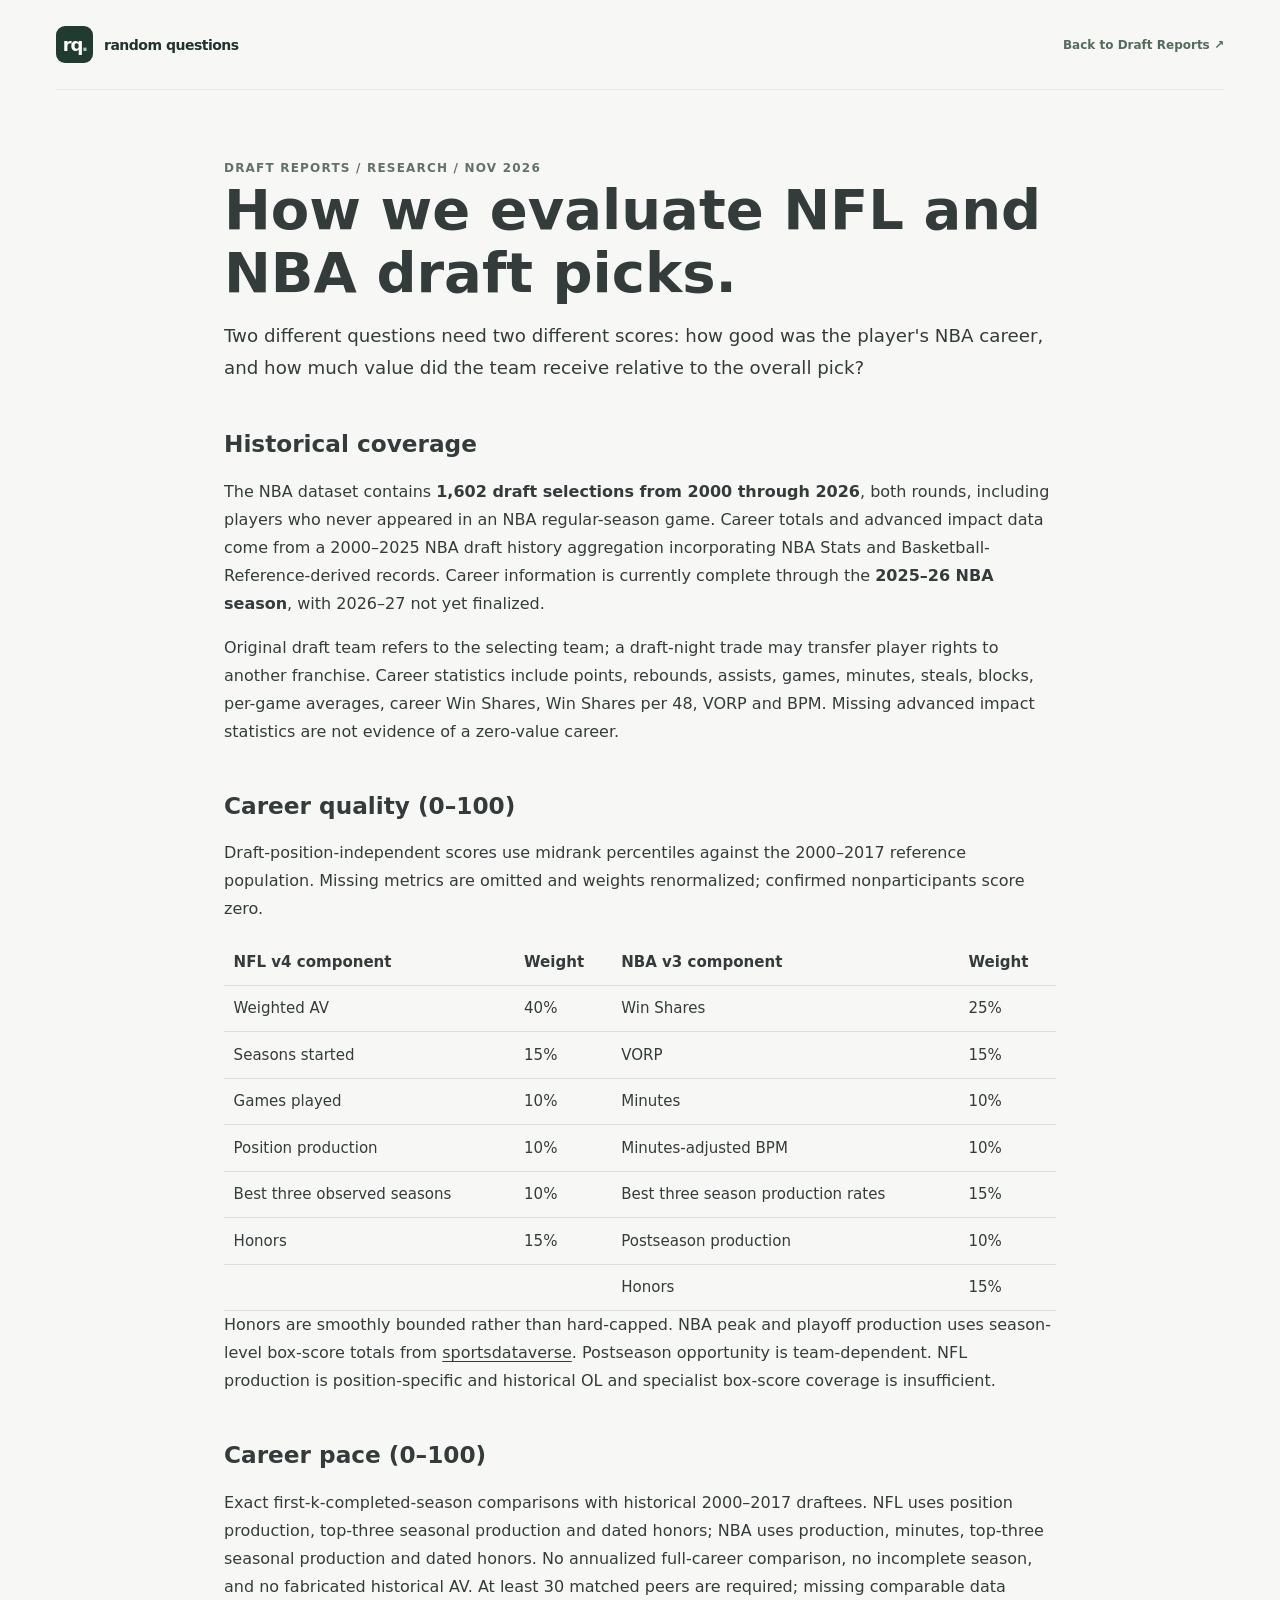
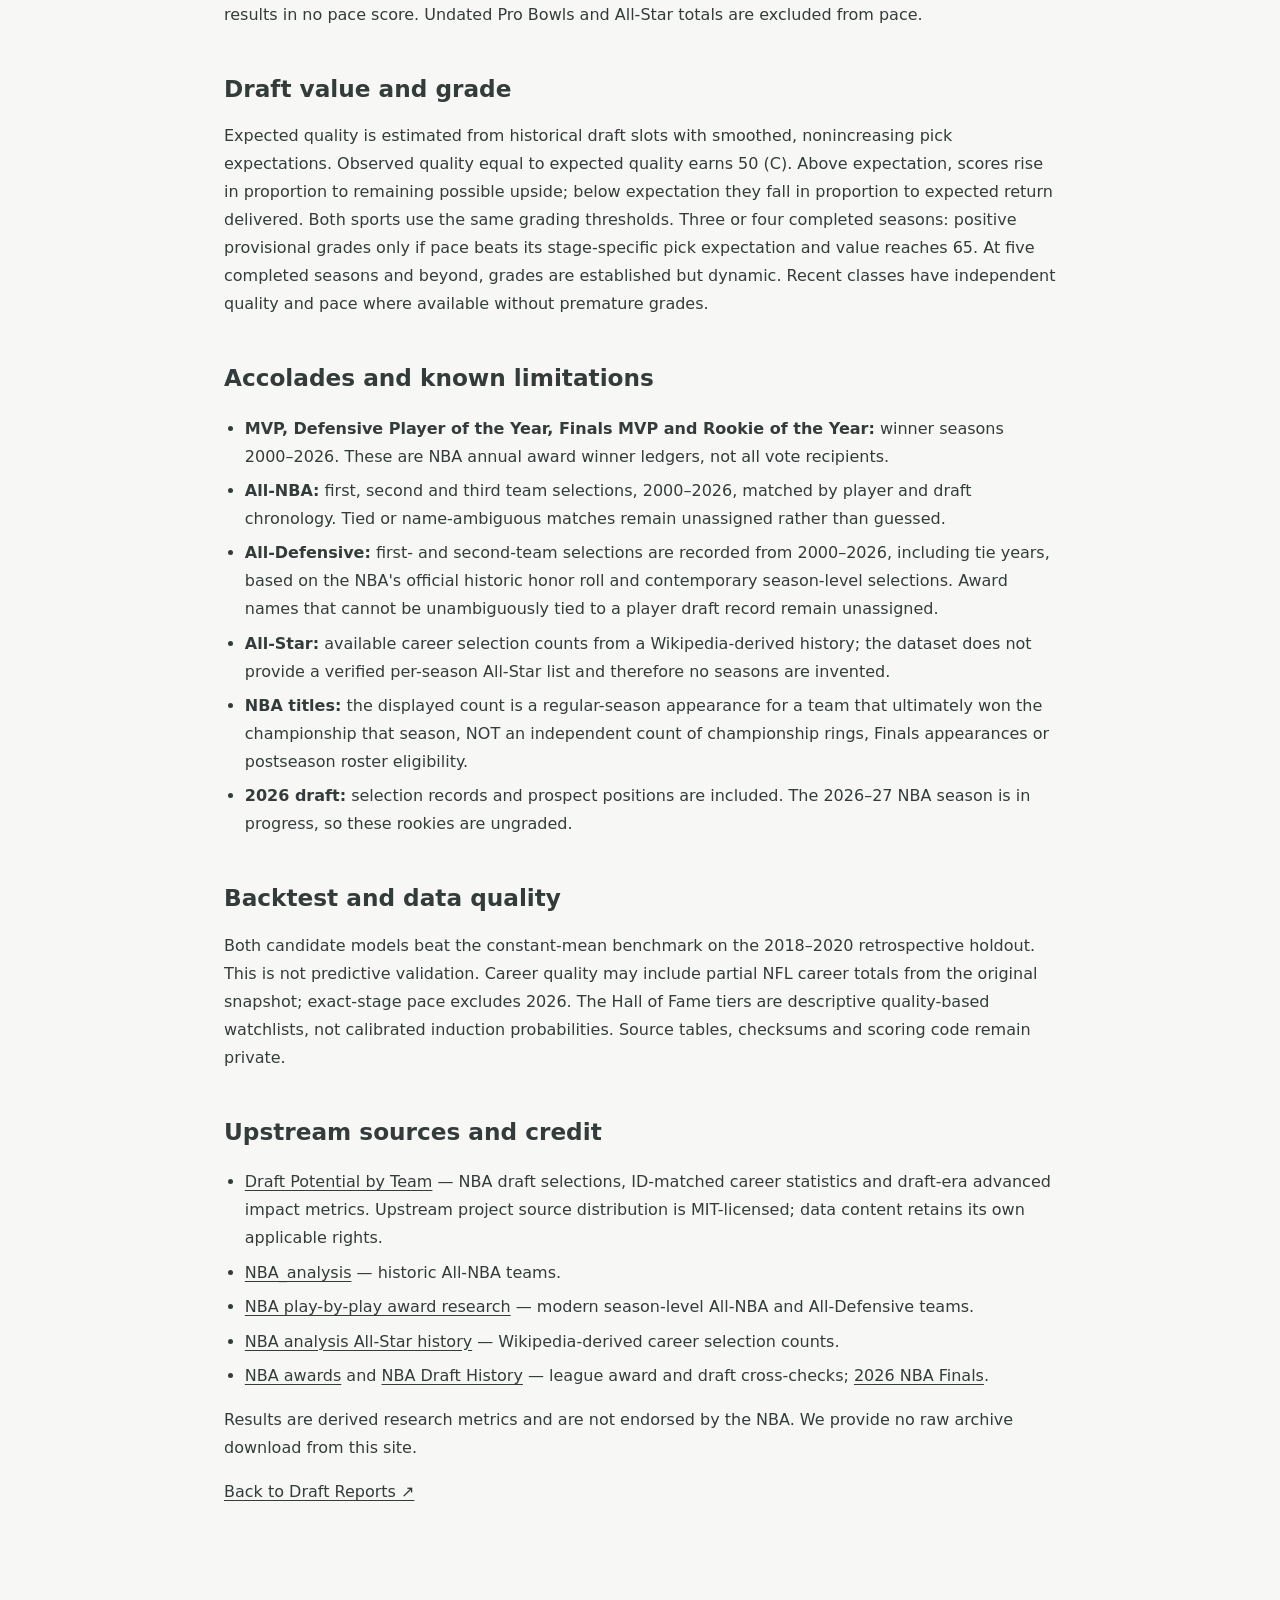
<file: draft-reports/nba-methodology.html>
<!doctype html>
<html lang="en"><head><meta charset="utf-8"><meta name="viewport" content="width=device-width,initial-scale=1">
<title>NBA methodology — Draft Reports</title>
<meta name="description" content="NBA Draft Reports methodology, data coverage, source limitations, and career grading.">
<link rel="icon" href="../favicon.svg" type="image/svg+xml"><link rel="stylesheet" href="./styles.css">
<style>main{max-width:880px;margin:0 auto;padding:68px 24px 120px}.research{line-height:1.75;color:#343c3b}.research h1{font-size:clamp(2rem,5vw,3.5rem);line-height:1.12;margin:0 0 1rem}.research h2{margin:2.5rem 0 .8rem;font-size:1.45rem}.research h3{margin:1.2rem 0 .5rem;font-size:1.06rem}.research p{margin:0 0 1rem}.research li{margin:.4rem 0}.research a{text-decoration:underline;text-underline-offset:3px}.research code{background:#f0f3f1;padding:.1rem .35rem;border-radius:3px}.research .lead{font-size:1.14rem}.smallmeta{letter-spacing:.1em;text-transform:uppercase;font-weight:600;font-size:.75rem;color:#63716c}.research table{border-collapse:collapse;width:100%;font-size:.94rem}.research th,.research td{padding:.6rem;text-align:left;border-bottom:1px solid #dbe0dc}.research ul{padding-left:1.3rem}</style>
</head><body><div class="site-wrap"><header class="site-header"><a class="hub-link" href="../"><span class="rq-mark">r<span>q</span><i>.</i></span><span>random questions</span></a><a class="back-link" href="./">Back to Draft Reports ↗</a></header></div>
<main class="research"><div class="smallmeta">DRAFT REPORTS / RESEARCH / NOV 2026</div>
<h1>How we evaluate NFL and NBA draft picks.</h1>
<p class="lead">Two different questions need two different scores: how good was the player's NBA career, and how much value did the team receive relative to the overall pick?</p>
<h2>Historical coverage</h2>
<p>The NBA dataset contains <strong>1,602 draft selections from 2000 through 2026</strong>, both rounds, including players who never appeared in an NBA regular-season game. Career totals and advanced impact data come from a 2000–2025 NBA draft history aggregation incorporating NBA Stats and Basketball-Reference-derived records. Career information is currently complete through the <strong>2025–26 NBA season</strong>, with 2026–27 not yet finalized.</p>
<p>Original draft team refers to the selecting team; a draft-night trade may transfer player rights to another franchise. Career statistics include points, rebounds, assists, games, minutes, steals, blocks, per-game averages, career Win Shares, Win Shares per 48, VORP and BPM. Missing advanced impact statistics are not evidence of a zero-value career.</p>
<h2>Career quality (0–100)</h2><p>Draft-position-independent scores use midrank percentiles against the 2000–2017 reference population. Missing metrics are omitted and weights renormalized; confirmed nonparticipants score zero.</p><table><thead><tr><th>NFL v4 component</th><th>Weight</th><th>NBA v3 component</th><th>Weight</th></tr></thead><tbody><tr><td>Weighted AV</td><td>40%</td><td>Win Shares</td><td>25%</td></tr><tr><td>Seasons started</td><td>15%</td><td>VORP</td><td>15%</td></tr><tr><td>Games played</td><td>10%</td><td>Minutes</td><td>10%</td></tr><tr><td>Position production</td><td>10%</td><td>Minutes-adjusted BPM</td><td>10%</td></tr><tr><td>Best three observed seasons</td><td>10%</td><td>Best three season production rates</td><td>15%</td></tr><tr><td>Honors</td><td>15%</td><td>Postseason production</td><td>10%</td></tr><tr><td></td><td></td><td>Honors</td><td>15%</td></tr></tbody></table><p>Honors are smoothly bounded rather than hard-capped. NBA peak and playoff production uses season-level box-score totals from <a href="https://github.com/sportsdataverse/sportsdataverse-data">sportsdataverse</a>. Postseason opportunity is team-dependent. NFL production is position-specific and historical OL and specialist box-score coverage is insufficient.</p><h2>Career pace (0–100)</h2><p>Exact first-k-completed-season comparisons with historical 2000–2017 draftees. NFL uses position production, top-three seasonal production and dated honors; NBA uses production, minutes, top-three seasonal production and dated honors. No annualized full-career comparison, no incomplete season, and no fabricated historical AV. At least 30 matched peers are required; missing comparable data results in no pace score. Undated Pro Bowls and All-Star totals are excluded from pace.</p><h2>Draft value and grade</h2><p>Expected quality is estimated from historical draft slots with smoothed, nonincreasing pick expectations. Observed quality equal to expected quality earns 50 (C). Above expectation, scores rise in proportion to remaining possible upside; below expectation they fall in proportion to expected return delivered. Both sports use the same grading thresholds. Three or four completed seasons: positive provisional grades only if pace beats its stage-specific pick expectation and value reaches 65. At five completed seasons and beyond, grades are established but dynamic. Recent classes have independent quality and pace where available without premature grades.</p><h2>Accolades and known limitations</h2>
<ul>
<li><strong>MVP, Defensive Player of the Year, Finals MVP and Rookie of the Year:</strong> winner seasons 2000–2026. These are NBA annual award winner ledgers, not all vote recipients.</li>
<li><strong>All-NBA:</strong> first, second and third team selections, 2000–2026, matched by player and draft chronology. Tied or name-ambiguous matches remain unassigned rather than guessed.</li>
<li><strong>All-Defensive:</strong> first- and second-team selections are recorded from 2000–2026, including tie years, based on the NBA's official historic honor roll and contemporary season-level selections. Award names that cannot be unambiguously tied to a player draft record remain unassigned.</li>
<li><strong>All-Star:</strong> available career selection counts from a Wikipedia-derived history; the dataset does not provide a verified per-season All-Star list and therefore no seasons are invented.</li>
<li><strong>NBA titles:</strong> the displayed count is a regular-season appearance for a team that ultimately won the championship that season, NOT an independent count of championship rings, Finals appearances or postseason roster eligibility.</li>
<li><strong>2026 draft:</strong> selection records and prospect positions are included. The 2026–27 NBA season is in progress, so these rookies are ungraded.</li>
</ul>
<h2>Backtest and data quality</h2><p>Both candidate models beat the constant-mean benchmark on the 2018–2020 retrospective holdout. This is not predictive validation. Career quality may include partial NFL career totals from the original snapshot; exact-stage pace excludes 2026. The Hall of Fame tiers are descriptive quality-based watchlists, not calibrated induction probabilities. Source tables, checksums and scoring code remain private.</p>
<h2>Upstream sources and credit</h2>
<ul>
<li><a href="https://github.com/ismayc/draft-potential-by-team">Draft Potential by Team</a> — NBA draft selections, ID-matched career statistics and draft-era advanced impact metrics. Upstream project source distribution is MIT-licensed; data content retains its own applicable rights.</li>
<li><a href="https://github.com/gmalim/NBA_analysis">NBA_analysis</a> — historic All-NBA teams.</li>
<li><a href="https://github.com/CharlesSouth/nba_pbp">NBA play-by-play award research</a> — modern season-level All-NBA and All-Defensive teams.</li>
<li><a href="https://github.com/miamiasheep/nba_analysis">NBA analysis All-Star history</a> — Wikipedia-derived career selection counts.</li>
<li><a href="https://www.nba.com/awards/2026">NBA awards</a> and <a href="https://www.nba.com/draft/history">NBA Draft History</a> — league award and draft cross-checks; <a href="https://www.nba.com/playoffs/2026/nba-finals">2026 NBA Finals</a>.</li>
</ul>
<p>Results are derived research metrics and are not endorsed by the NBA. We provide no raw archive download from this site.</p>
<p><a href="./">Back to Draft Reports ↗</a></p>
</main></body></html>
</file>
<file: styles.css>
:root {
  --background: #f7f8f6;
  --surface: #ffffff;
  --text: #20312e;
  --muted: #64716b;
  --muted-light: #83918a;
  --border: #e1e6e1;
  --accent: #547363;
  --accent-dark: #2c5143;
  --radius: 18px;
}
* { box-sizing: border-box; }
html { scroll-behavior: smooth; }
body { margin: 0; background: var(--background); color: var(--text); font-family: ui-sans-serif, -apple-system, BlinkMacSystemFont, 'Segoe UI', sans-serif; -webkit-font-smoothing: antialiased; }
a { color: inherit; }
button, input { font: inherit; }
button { cursor: pointer; }
button:focus-visible, a:focus-visible, input:focus-visible { outline: 3px solid #91afa0; outline-offset: 4px; }
::selection { background: #dcebe2; }
.skip-link { position: absolute; left: 20px; top: -70px; z-index: 50; padding: 11px 14px; border-radius: 6px; background: var(--text); color: white; text-decoration: none; }
.skip-link:focus { top: 15px; }
.page-shell { max-width: 1256px; padding: 0 60px; margin: 0 auto; }
.site-header { height: 106px; border-bottom: 1px solid var(--border); display: flex; justify-content: space-between; align-items: center; gap: 22px; }
.brand { display: inline-flex; align-items: center; gap: 12px; font-weight: 700; font-size: 15px; letter-spacing: -.55px; text-decoration: none; white-space: nowrap; }
.brand-mark { display: inline-flex; align-items: center; justify-content: center; width: 37px; height: 37px; background: var(--text); color: white; font-size: 17px; border-radius: 10px; letter-spacing: -1.7px; font-weight: 730; }
.brand-mark>span:first-child { margin-left: 1px; }
.brand-dot { color: #a4d2b7; }
.site-nav { display: flex; align-items: center; gap: 31px; font-size: 12px; font-weight: 620; }
.nav-link { text-decoration: none; transition: color .2s ease; }
.nav-link:hover, .github-link:hover { color: var(--accent); }
.nav-link-current { color: var(--text); }
.nav-coming-soon { color: #9aa49f; white-space: nowrap; }
.nav-coming-soon>span { margin-left: 4px; color: #9fa9a2; font-size: 10px; font-weight: 500; border: 1px solid #e1e6e1; border-radius: 20px; padding: 3px 6px; }
.github-link { display: inline-flex; text-decoration: none; color: var(--text); }
.hero { min-height: 500px; display: grid; grid-template-columns: minmax(0, 1.2fr) minmax(280px, .8fr); align-items: center; gap: 40px; padding: 68px 0 76px; position: relative; }
.hero-copy { z-index: 1; }
.eyebrow { display: inline-flex; align-items: center; gap: 10px; font-size: 10px; font-weight: 750; color: #667870; letter-spacing: 2px; }
.eyebrow-line { width: 24px; height: 1px; background: #648575; }
.hero h1 { margin: 32px 0 26px; font-size: clamp(66px, 7.7vw, 109px); letter-spacing: -.084em; line-height: .97; font-weight: 660; }
.hero h1 span { font-family: Georgia, 'Times New Roman', serif; font-style: italic; letter-spacing: -.085em; font-weight: 400; color: #5b7f6e; }
.hero-description { max-width: 510px; margin: 0; font-size: clamp(17px, 1.65vw, 20px); line-height: 1.7; letter-spacing: -.018em; color: #63726b; }
.explore-link { margin-top: 34px; display: inline-flex; align-items: center; gap: 25px; text-decoration: none; border-bottom: 1px solid #aabcb0; padding-bottom: 9px; font-weight: 690; font-size: 13px; transition: color .2s, gap .2s; }
.explore-link:hover { color: var(--accent); gap: 32px; }
.explore-link span { font-size: 19px; font-weight: 400; }
.hero-art { display: flex; justify-content: center; align-items: center; position: relative; transform: translateY(12px); }
.hero-art svg { width: 100%; max-width: 400px; opacity: .94; }
.hero-art-label { position: absolute; bottom: -5px; right: 20px; font-size: 10px; font-weight: 700; letter-spacing: 1.8px; color: #8a9b90; }
.hero-art-label span { margin-left: 8px; }
.projects-section { border-top: 1px solid var(--border); padding: 54px 0 110px; scroll-margin-top: 24px; }
.section-heading { display: flex; justify-content: space-between; align-items: end; gap: 30px; }
.section-kicker { font-size: 10px; font-weight: 760; letter-spacing: 1.85px; color: #7b8b82; }
.section-kicker span { color: #b5c3bb; padding: 0 3px; }
.section-kicker span:last-child { color: #557b64; }
.section-heading h2 { margin: 12px 0 0; font-size: clamp(34px, 4.1vw, 52px); letter-spacing: -.06em; font-weight: 650; line-height: 1.17; }
.accent-period { color: #81a78d; }
.section-heading p { max-width: 285px; margin: 0 0 6px; font-size: 13px; line-height: 1.7; color: var(--muted); }
.project-toolbar { display: flex; gap: 20px; align-items: center; justify-content: space-between; margin-top: 38px; }
.search-field { width: min(100%, 435px); position: relative; display: flex; align-items: center; border-radius: 11px; background: white; border: 1px solid #dfe5df; height: 52px; padding: 0 14px 0 18px; color: #9aa9a1; transition: border-color .2s, box-shadow .2s; }
.search-field:focus-within { border-color: #97b6a5; box-shadow: 0 0 0 3px #deebe3; }
.search-field:focus-within .search-shortcut { display: none; }
.search-field svg { flex-shrink: 0; }
.search-field input { width: 100%; padding: 0 13px; border: 0; background: transparent; outline: none; color: var(--text); font-size: 13px; }
.search-field input:focus-visible { outline: none; }
.search-field input::placeholder { color: #9ba9a2; }
.search-field input::-webkit-search-cancel-button { cursor: pointer; }
.search-shortcut { flex: none; border: 1px solid #e0e6e1; border-radius: 4px; font-size: 11px; color: #a0ada4; line-height: 20px; text-align: center; width: 20px; height: 21px; }
.results-count { font-size: 12px; color: #7c8a82; white-space: nowrap; }
.filter-strip { display: flex; flex-wrap: wrap; align-items: center; gap: 8px; margin: 18px 0 26px; }
.filter-button { background: transparent; border: 1px solid #dfe5df; border-radius: 100px; padding: 10px 15px; color: #788780; font-size: 11px; font-weight: 680; white-space: nowrap; transition: background .2s, color .2s, border-color .2s; }
.filter-button:hover { border-color: #a5b8aa; color: var(--text); }
.filter-button.is-active { background: #2d443b; color: white; border-color: #2d443b; }
.project-grid { display: grid; grid-template-columns: repeat(2, minmax(0, 1fr)); gap: 22px; }
.project-card { display: flex; flex-direction: column; min-width: 0; min-height: 430px; background: var(--surface); border: 1px solid var(--border); border-radius: var(--radius); overflow: hidden; text-decoration: none; transition: transform .24s ease, box-shadow .24s ease, border-color .24s ease; }
.project-card:hover { transform: translateY(-5px); border-color: #c4d3c8; box-shadow: 0 19px 44px -28px #405f4b52, 0 4px 18px -12px #405f4b18; }
.card-top { height: 56px; display: flex; align-items: center; justify-content: space-between; padding: 0 27px; }
.card-number { color: #9cac9f; font-size: 10px; font-weight: 760; letter-spacing: 1.4px; }
.card-open { display: inline-flex; font-size: 22px; font-weight: 380; color: #607b69; transition: transform .2s; }
.project-card:hover .card-open { transform: translate(3px, -3px); }
.card-art { position: relative; overflow: hidden; height: 145px; margin: 0 20px; border-radius: 9px; display: flex; align-items: center; padding-left: 28px; }
.card-art::before { content: ''; width: 250px; height: 250px; border-radius: 50%; position: absolute; right: -40px; top: -124px; border: 1px solid #ffffffb8; box-shadow: 0 0 0 24px #ffffff2b,0 0 0 48px #ffffff1f,0 0 0 74px #ffffff18; }
.card-art::after { content: ''; position: absolute; width: 120px; height: 2px; right: 65px; bottom: 32px; background: #ffffff6b; transform: rotate(-35deg); }
.project-card--football .card-art { background: linear-gradient(118deg, #dfe7ed, #d8e7db 75%); }
.project-card--cricket .card-art { background: linear-gradient(118deg, #dcebdc, #d6e7e9 88%); }
.project-card--default .card-art { background: linear-gradient(118deg, #e6eae7, #e1e6e5 88%); }
.card-emblem { font-size: 65px; line-height: 1; font-weight: 700; letter-spacing: -.09em; color: #41665b; opacity: .86; position: relative; z-index: 1; }
.card-art .art-caption { position: absolute; right: 23px; bottom: 17px; color: #648276; font-size: 9px; letter-spacing: 1.3px; font-weight: 720; }
.card-body { padding: 27px 28px 22px; flex: 1; }
.card-domain { font-size: 10px; letter-spacing: 1.5px; color: #768d7d; font-weight: 760; }
.card-title { font-size: clamp(22px, 2.3vw, 28px); font-weight: 670; line-height: 1.22; letter-spacing: -.045em; margin: 10px 0 12px; }
.card-description { color: #69766f; line-height: 1.65; font-size: 13px; margin: 0; max-width: 420px; }
.card-bottom { padding: 0 28px 25px; display: flex; align-items: end; justify-content: space-between; gap: 14px; }
.card-tags { display: flex; flex-wrap: wrap; gap: 7px; }
.card-tag { font-size: 10px; color: #61786a; background: #edf3ee; padding: 8px 11px; border-radius: 6px; font-weight: 600; white-space: nowrap; }
.card-visit { color: #547060; font-size: 11px; font-weight: 750; white-space: nowrap; padding-bottom: 7px; }
.empty-state { border: 1px dashed #c7d6ca; text-align: center; border-radius: 16px; padding: 53px 20px; background: #fbfcfa; }
.empty-state[hidden], .project-grid[hidden] { display: none; }
.empty-symbol { font-size: 48px; color: #92aa98; }
.empty-state h3 { margin: 13px 0 7px; font-size: 23px; letter-spacing: -.03em; }
.empty-state p { font-size: 13px; color: var(--muted); }
.empty-state button { margin-top: 12px; background: #2d443b; border: none; padding: 12px 17px; border-radius: 9px; color: white; font-size: 12px; font-weight: 680; }
.noscript-links { margin: 20px 0; padding: 22px; background: white; border-radius: 10px; }
.noscript-links a { display: block; margin: 8px 0; }
.site-footer { padding: 27px 0 38px; border-top: 1px solid var(--border); display: flex; justify-content: space-between; align-items: center; gap: 16px; font-size: 11px; color: #8c9991; }
.footer-brand { display: flex; align-items: center; gap: 8px; }
.footer-dot { width: 6px; height: 6px; border-radius: 100%; background: #87ac96; }
.footer-right { display: flex; gap: 16px; align-items: center; }
.footer-right a { text-decoration: none; color: #64766b; }
.footer-right a:hover { color: #2d443b; }
@media (max-width: 880px) {
  .page-shell { padding: 0 34px; }
  .hero { grid-template-columns: minmax(0, 1fr) 220px; gap: 14px; min-height: 460px; }
  .hero h1 { font-size: clamp(64px, 8vw, 84px); }
  .hero-art-label { display: none; }
  .card-bottom { align-items: start; flex-direction: column; }
  .project-card { min-height: 468px; }
}
@media (max-width: 670px) {
  .page-shell { padding: 0 20px; }
  .site-header { height: 78px; }
  .brand { font-size: 14px; }
  .site-nav { gap: 17px; }
  .nav-coming-soon { display: none; }
  .hero { display: block; min-height: initial; padding: 90px 0 88px; }
  .hero h1 { font-size: clamp(61px, 14vw, 82px); margin: 24px 0 23px; }
  .hero-description { font-size: 17px; line-height: 1.7; }
  .hero-art { display: none; }
  .projects-section { padding: 43px 0 76px; }
  .section-heading { display: block; }
  .section-heading h2 { font-size: 38px; }
  .section-heading p { margin-top: 13px; }
  .project-toolbar { margin-top: 28px; }
  .search-field { height: 51px; }
  .results-count { display: none; }
  .filter-strip { flex-wrap: nowrap; overflow-x: auto; margin-right: -20px; padding: 1px 20px 12px 0; scrollbar-width: thin; }
  .project-grid { grid-template-columns: 1fr; gap: 16px; }
  .project-card { min-height: initial; }
  .card-art { height: 135px; }
  .card-bottom { align-items: center; flex-direction: row; }
  .site-footer { flex-direction: column; align-items: start; gap: 16px; }
}
@media (max-width: 380px) {
  .brand-name { font-size: 12px; }
  .site-nav { gap: 12px; }
  .hero h1 { font-size: 58px; }
  .card-bottom { align-items: flex-start; flex-direction: column; }
}
@media (prefers-reduced-motion: reduce) {
  *, *::before, *::after { scroll-behavior: auto !important; transition-duration: .01ms !important; animation-duration: .01ms !important; }
}
</file>
<file: apartment-finder/styles.css>
:root{--bg:#f6f7f5;--surface:#fff;--line:#e2e8e3;--ink:#22332e;--sub:#6e8177;--accent:#326c59;--accent2:#214c3f;--soft:#ebf3ed;--warm:#f1e6d8;--shadow:0 14px 45px rgba(37,62,50,.08);--r:18px;font-family:Inter,-apple-system,BlinkMacSystemFont,'Segoe UI',sans-serif;color:var(--ink)}
*{box-sizing:border-box}body{background:var(--bg);margin:0;-webkit-font-smoothing:antialiased}button,input,select,textarea{font:inherit}button{cursor:pointer}a{color:inherit}button:focus-visible,a:focus-visible,input:focus-visible,textarea:focus-visible,select:focus-visible{outline:3px solid #95bd9f;outline-offset:3px}[hidden]{display:none!important}p{line-height:1.6}.skip{position:absolute;left:14px;top:-80px;z-index:300;background:white;padding:12px}.skip:focus{top:14px}.app-shell{display:grid;grid-template-columns:250px minmax(0,1fr);min-height:100vh}.sidebar{background:#fff;border-right:1px solid var(--line);padding:30px 17px 20px;position:sticky;top:0;height:100vh;display:flex;flex-direction:column;z-index:10}.brand{display:flex;align-items:center;gap:10px;padding:0 9px;text-decoration:none;font-size:23px;font-weight:740;letter-spacing:-1.2px}.brand-symbol{display:flex;align-items:center;justify-content:center;background:#25473d;color:#fff;width:38px;height:38px;border-radius:11px;font-size:28px}.brand-period{color:#87aa8b}.brand small{display:block;font-size:10px;font-weight:550;color:var(--sub);letter-spacing:.1px;margin-top:-3px}.sidebar-caption{color:#a0aaa4;font-size:10px;letter-spacing:1.8px;font-weight:770;margin:56px 12px 16px}.nav{display:grid;gap:5px}.nav-button{text-align:left;background:transparent;border:0;border-radius:11px;font-size:13px;color:#67766e;padding:13px 11px;display:flex;gap:12px;align-items:center;font-weight:620}.nav-button:hover{background:#f5f8f5;color:#244a3b}.nav-button.active{background:#eaf2ec;color:#2d6854}.nav-icon{font-size:18px;display:inline-flex;align-items:center;justify-content:center;width:20px;font-weight:400}.nav-hint{margin-left:auto;font-size:11px;color:#91a29a}.sidebar-bottom{margin-top:auto}.data-status{padding:11px;font-size:12px;color:#5b6f64;display:flex;align-items:center;gap:8px;line-height:1.3}.status-light{width:8px;height:8px;border-radius:50%;background:#e5a353;flex-shrink:0}.status-light.ready{background:#54a781}.subtle-button{width:100%;display:flex;justify-content:space-between;background:#f7f9f6;border:1px solid var(--line);padding:13px;border-radius:11px;font-size:12px;color:#456456;text-align:left}.sidebar-footer{display:flex;justify-content:space-between;font-size:11px;color:#a2aba5;border-top:1px solid var(--line);margin-top:22px;padding:18px 6px 0}.sidebar-footer a{text-decoration:none;color:#547567}.content-area{min-width:0}.topbar{height:77px;display:flex;align-items:center;justify-content:space-between;gap:16px;border-bottom:1px solid var(--line);padding:0 clamp(22px,4%,64px);background:rgba(255,255,255,.72)}.crumb{font-size:10px;letter-spacing:1.55px;font-weight:780;color:#93a199}.crumb span:last-child{color:#436b58}.muted-divider{margin:0 10px;color:#ccd2cd}.top-actions{display:flex;align-items:center;gap:10px}.location-pill{font-size:12px;font-weight:640;color:#6c7e73;background:#f1f4f0;border:1px solid #e2e9e2;padding:10px 12px;border-radius:9px}.top-data{background:white;border:1px solid #d9e3dc;padding:10px 12px;border-radius:9px;color:#577966;font-size:12px;font-weight:680}.primary-button,.secondary-button,.outline-button{border:1px solid transparent;border-radius:11px;padding:14px 20px;font-size:13px;font-weight:750;display:inline-flex;gap:17px;align-items:center;justify-content:center;transition:.17s ease}.primary-button{background:#326c59;color:white}.primary-button:hover{background:#214c3f}.secondary-button{background:#fff;border-color:#cfddd4;color:#396c58}.secondary-button:hover{background:#f4f8f5}.outline-button{background:transparent;border-color:#d1ded5;color:#44705f}.primary-button.small{padding:10px 15px;font-size:12px;border-radius:9px}.link-button{border:0;background:none;color:#648576;font-size:13px;font-weight:660;padding:10px}.view{display:none;max-width:1640px;padding:35px clamp(22px,4%,64px) 90px;margin:0 auto}.view.active{display:block}.hero{background:#ecf2ed;border:1px solid #e1eae2;border-radius:22px;min-height:340px;padding:44px 45px;display:flex;gap:25px;align-items:center;overflow:hidden;position:relative}.hero-text{flex:1.2;z-index:1}.eyebrow{font-size:10px;font-weight:790;letter-spacing:2px;color:#678d75}.hero h1{font-weight:690;font-size:clamp(36px,4.2vw,62px);letter-spacing:-.064em;line-height:1.08;margin:17px 0}.hero h1 em{font-family:Georgia,serif;font-weight:400;color:#59836a;letter-spacing:-.068em}.hero p{color:#6f8276;font-size:14px;max-width:495px;line-height:1.85}.hero-actions{display:flex;gap:10px;flex-wrap:wrap;margin-top:24px}.hero-visual{flex:.8;min-width:260px;height:276px;position:relative;display:flex;align-items:center;justify-content:center}.window-scene{height:255px;width:315px;position:relative;border-radius:30px 30px 9px 9px;background:#d5e4dc;box-shadow:inset 0 0 0 9px #f4f6f2,0 12px 30px #4e77612a;overflow:hidden}.window-frame{position:absolute;inset:18px 37px 70px;border:8px solid #f8f9f4;border-radius:90px 90px 2px 2px;z-index:2;display:flex;justify-content:center}.window-frame span:first-child{width:8px;height:100%;background:#f8f9f4}.window-frame span:last-child{position:absolute;width:100%;height:7px;top:65%;background:#f8f9f4}.sun{position:absolute;border-radius:50%;background:#f3ecd9;width:75px;height:75px;right:43px;top:50px}.skyline{position:absolute;bottom:66px;left:0;width:100%;height:68px;background:repeating-linear-gradient(90deg,transparent 0 22px,#b7c7be 22px 43px,transparent 43px 56px);clip-path:polygon(0 100%,0 60%,12% 60%,12% 25%,23% 25%,23% 66%,36% 66%,36% 32%,46% 32%,46% 100%,100% 100%);opacity:.8}.floor{position:absolute;bottom:0;background:#d2c3a9;height:66px;width:100%}.sofa{position:absolute;z-index:4;bottom:35px;left:60px;width:194px;height:62px;border-radius:22px 22px 10px 10px;background:#9aaf9c;box-shadow:5px 9px 0 #728b79}.sofa i{position:absolute;left:22px;top:-11px;width:75px;height:36px;border-radius:13px;background:#bdd0ba}.plant{position:absolute;bottom:48px;right:28px;font-size:60px;color:#5d8b65;z-index:4}.small-table{height:14px;width:85px;border-radius:50%;background:#a77d56;position:absolute;z-index:5;left:140px;bottom:25px}.floating-card{position:absolute;z-index:5;bottom:2px;left:-10px;display:grid;grid-template-columns:25px auto;gap:1px 9px;background:#fff;padding:13px 18px;border-radius:12px;box-shadow:var(--shadow)}.floating-card>span{grid-row:span 2;color:#77a586;font-size:24px}.floating-card strong{font-size:12px}.floating-card small{font-size:10px;color:#97a69b}.summary-stats{display:grid;grid-template-columns:repeat(4,minmax(0,1fr));gap:13px;margin:18px 0 55px}.stat{border:1px solid var(--line);border-radius:14px;background:#fff;padding:18px 20px}.stat span{font-size:11px;color:#89978e}.stat strong{display:block;font-size:25px;letter-spacing:-.05em;margin:7px 0 3px}.stat small{color:#82958a;font-size:11px}.section-heading{display:flex;justify-content:space-between;align-items:end;gap:15px;margin-bottom:22px}.section-heading h2{font-size:29px;letter-spacing:-.06em;margin:8px 0}.section-heading p{font-size:13px;color:var(--sub);margin:0}.section-heading-actions{display:flex;gap:10px;align-items:center}.result-counter{font-size:12px;color:#6d8978;background:#e8f0e8;border-radius:99px;padding:6px 10px;vertical-align:middle;letter-spacing:0}.filter-panel{display:grid;grid-template-columns:2fr 1.2fr .8fr 1.1fr 1.15fr;gap:13px;align-items:end;padding:19px;background:#fff;border:1px solid var(--line);border-radius:15px}.filter-panel label,.field label{display:block;color:#75867b;font-size:11px;font-weight:720;margin-bottom:7px}.field input,.field select,.field textarea,.filter-panel input,.filter-panel select{background:#fbfcfa;border:1px solid #dce5dd;padding:12px;border-radius:9px;font-size:13px;color:var(--ink);width:100%;min-width:0}.filter-extra{display:flex;align-items:center;gap:16px;padding:14px 7px;flex-wrap:wrap;font-size:12px;color:#5f7968}.filter-extra label{display:flex;align-items:center;gap:6px;cursor:pointer}.filter-extra input{accent-color:#326c59}.results-toolbar{display:flex;align-items:center;justify-content:space-between;margin:17px 0;font-size:12px;color:#88978e}.results-toolbar label{display:flex;align-items:center;gap:8px}.results-toolbar select{border:1px solid var(--line);padding:9px 10px;border-radius:9px;background:#fff;color:#435d4e;font-size:12px}.listing-grid{display:grid;grid-template-columns:repeat(3,minmax(0,1fr));gap:16px}.listing-card{background:white;border:1px solid var(--line);border-radius:16px;overflow:hidden;display:flex;flex-direction:column;min-width:0;box-shadow:0 5px 14px #28432d08}.listing-card:hover{box-shadow:var(--shadow);border-color:#c8dccc}.listing-image{height:152px;background:linear-gradient(138deg,#edf3eb,#dce9de);display:flex;justify-content:center;align-items:center;position:relative}.listing-image.has-photo img{height:100%;width:100%;object-fit:cover}.photo-pending{display:flex;align-items:center;flex-direction:column;gap:7px;color:#8aa092;font-size:11px;text-align:center}.photo-pending span{font-size:30px}.photo-tag{position:absolute;top:11px;left:12px;background:#fffdf5d9;color:#577463;font-size:10px;padding:7px 10px;border-radius:99px;font-weight:760}.listing-body{padding:16px 19px 17px;flex:1;display:flex;flex-direction:column}.price-line{display:flex;justify-content:space-between;gap:10px;align-items:baseline}.listing-price{font-size:23px;font-weight:780;letter-spacing:-.05em}.per{font-size:12px;color:#9baa9f;font-weight:400}.score-badge{color:#2d785a;background:#e8f5eb;padding:6px 9px;border-radius:99px;font-size:11px;font-weight:800;white-space:nowrap}.score-badge.unknown{color:#9b856c;background:#f8eee2}.listing-address{font-size:14px;line-height:1.4;font-weight:700;margin:11px 0 4px}.listing-city{font-size:11px;color:#879a90}.listing-facts{display:flex;gap:11px;color:#516e5c;font-size:11px;flex-wrap:wrap;margin:15px 0}.listing-reasons{font-size:11px;color:#829689;line-height:1.5;min-height:34px}.listing-actions{border-top:1px solid #eef1ed;display:flex;align-items:center;gap:5px;margin-top:auto;padding-top:13px}.small-btn{font-size:11px;border:1px solid #d9e6dc;background:#fbfdfa;color:#567663;border-radius:8px;padding:9px 11px;font-weight:680}.small-btn.active{background:#e8f2eb;color:#317150;border-color:#8fbea2}.small-btn.reject.active{color:#a65f52;background:#fff0e9;border-color:#f6c7b5}.small-btn.details{background:#356f59;color:#fff;border-color:#356f59;margin-left:auto}.small-btn:disabled{opacity:.5;cursor:not-allowed}.pagination{display:flex;justify-content:center;align-items:center;gap:10px;margin:30px}.pagination button{border:1px solid #d9e4dc;background:white;border-radius:10px;padding:10px 17px;color:#496b58}.pagination button:disabled{opacity:.4}.empty-state{padding:55px 20px;text-align:center;background:#fff;border:1px dashed #becdc1;border-radius:16px;grid-column:1/-1}.empty-state h3{font-size:20px;margin:10px}.empty-state p{font-size:13px;color:#72877a;max-width:460px;margin:12px auto 20px}.page-heading{margin:21px 0 30px}.page-heading h1{font-size:clamp(33px,4vw,49px);letter-spacing:-.066em;margin:9px 0}.page-heading p{color:var(--sub);font-size:14px;max-width:680px}.page-heading.compact{margin-bottom:22px}.panel{border:1px solid var(--line);border-radius:17px;background:white;padding:24px;margin-bottom:17px}.panel h3{margin:0 0 8px;font-size:19px;letter-spacing:-.03em}.panel .desc{font-size:13px;color:#84958b}.muted{color:var(--sub)}.grid2{display:grid;grid-template-columns:repeat(2,minmax(0,1fr));gap:18px}.grid3{display:grid;grid-template-columns:repeat(3,minmax(0,1fr));gap:16px}.field{margin:12px 0}.field input[type=checkbox]{width:auto}.field small{color:#98a69a;font-size:11px}.option-chips{display:flex;flex-wrap:wrap;gap:8px;margin-top:12px}.chip{padding:10px 15px;background:#fff;border:1px solid #dce6df;border-radius:100px;font-size:12px;color:#587563;font-weight:710}.chip.selected{border-color:#438369;background:#e7f4eb;color:#266349}.chip.negative{border-color:#d9a894;background:#ffefe7;color:#a65545}.wizard-shell{display:grid;grid-template-columns:230px minmax(0,1fr);gap:20px}.wizard-menu{padding:23px;background:#ebf1ea;border-radius:17px;height:max-content}.wizard-step{font-size:13px;display:flex;gap:10px;padding:15px 4px;color:#819587;align-items:center;border-bottom:1px solid #dbe6db}.wizard-step b{width:24px;height:24px;flex-shrink:0;border:1px solid #c5d7c8;border-radius:50%;display:grid;place-items:center;font-size:11px}.wizard-step.on{color:#2e6c50;font-weight:700}.wizard-step.on b{background:#326c59;color:white}.wizard-content{min-height:430px}.wizard-actions{margin-top:25px;display:flex;gap:10px;align-items:center;justify-content:space-between}.wizard-actions .primary-button{min-width:143px}.mood-grid{display:grid;grid-template-columns:repeat(4,minmax(0,1fr));gap:12px}.mood-card{border:1px solid #dce5dc;border-radius:13px;overflow:hidden;background:#fff;display:flex;flex-direction:column;padding:0;text-align:left;position:relative}.mood-card:hover{border-color:#a2b7a8;transform:translateY(-1px)}.mood-card[data-vote="1"]{outline:3px solid #87bc9b}.mood-card[data-vote="-1"]{outline:3px solid #e4a693}.mood-image{height:142px;background:linear-gradient(135deg,#e2e9da,#b8d3c1);position:relative;overflow:hidden}.mood-image img{height:100%;width:100%;object-fit:cover}.mood-text{padding:11px 11px 13px;font-size:12px;font-weight:750}.mood-text small{display:block;font-size:10px;color:#89968d;margin-top:4px;font-weight:500}.mood-vote{position:absolute;right:8px;top:8px;background:#fffffff0;border-radius:30px;padding:5px 8px;font-size:10px;font-weight:750;box-shadow:0 2px 7px #0001}.preference-slider{margin:22px 0}.preference-slider label{display:flex;align-items:center;justify-content:space-between;font-size:13px;font-weight:720}.preference-slider input{width:100%;accent-color:#4a8266;margin:13px 0}.weightline{color:#70867a;font-size:12px}.metric-row{display:flex;gap:10px;align-items:center;justify-content:space-between;padding:11px 0;border-bottom:1px solid #ecf0ed;font-size:12px}.metric-row b{font-size:14px}.map-layout{display:grid;grid-template-columns:minmax(0,1fr) 310px;gap:18px}.map-wrapper{background:white;border:1px solid var(--line);border-radius:16px;overflow:hidden}.geo-map{height:590px;position:relative}.map-loading{padding:40px;color:#889a8e}.map-caption{padding:10px 13px;font-size:10px;color:#89998b}.map-right{background:#fff;border:1px solid var(--line);border-radius:16px;padding:15px;max-height:643px;overflow:auto}.map-right h3{margin:9px 0 14px;font-size:16px}.map-result{border-bottom:1px solid #e9efe9;padding:13px 0;text-align:left;display:block;width:100%;background:none;border-left:0;border-right:0;border-top:0}.map-result b{display:block;font-size:13px;color:#2c5a44;margin-top:4px}.map-result small{color:#8c9d91}.compare-scroll{width:100%;overflow:auto}.compare-table{border-collapse:collapse;width:100%;min-width:650px;background:white}.compare-table th,.compare-table td{padding:16px;border:1px solid #e5ebe6;vertical-align:top;font-size:12px}.compare-table th{background:#ebf3eb;color:#3e5a49;text-align:left}.compare-table th:first-child,.compare-table td:first-child{width:150px;font-weight:720}.comparison-note{font-size:12px;color:#829586;margin:12px}.bars{display:flex;flex-direction:column;gap:10px}.bar-row{display:grid;grid-template-columns:120px minmax(0,1fr) 95px;gap:10px;align-items:center;font-size:12px}.bar-track{height:14px;background:#e7eee9;border-radius:9px;overflow:hidden}.bar-fill{height:100%;background:#6fa488;border-radius:9px}.bar-row .bar-label{overflow:hidden;white-space:nowrap;text-overflow:ellipsis}.hint{padding:13px 15px;background:#f1f7f1;border:1px solid #d8e8d9;border-radius:11px;color:#637b6d;font-size:12px;line-height:1.65}.warn{background:#fff7ee;border-color:#f2e0c3;color:#926c40}.data-box{padding:28px;background:#f9fbf8;border:1px dashed #b3c9b6;border-radius:16px}.data-box input[type=file]{margin-top:15px;max-width:100%}.data-box code{font-size:11px;color:#647c6e}.modal-backdrop{position:fixed;inset:0;z-index:90;background:#14281cb0;display:flex;align-items:center;justify-content:center;padding:20px}.modal{background:#fff;max-width:740px;width:100%;max-height:90vh;overflow:auto;border-radius:20px;box-shadow:0 25px 80px #07130e62}.modal-top{padding:21px 26px;border-bottom:1px solid var(--line);display:flex;align-items:center;justify-content:space-between}.modal-top h2{font-size:22px;margin:4px 0;letter-spacing:-.04em}.modal-top .eyebrow{font-size:9px}.icon-button{border:0;background:#f1f5f1;border-radius:50%;width:34px;height:34px;font-size:24px;color:#607a69}.modal-content{padding:25px}.modal-content .detail-price{font-size:28px;font-weight:760;margin-bottom:13px}.detail-actions{display:flex;gap:10px;flex-wrap:wrap;margin:20px 0}.details-grid{display:grid;grid-template-columns:repeat(3,1fr);gap:10px}.details-grid div{background:#f6f9f5;padding:13px;border-radius:10px;font-size:12px}.details-grid span{display:block;color:#87978b;font-size:10px;margin-bottom:5px}.modal-content textarea{width:100%;min-height:90px;border:1px solid #d7e2d8;border-radius:10px;padding:12px}.thumbnail{max-height:220px;max-width:100%;border-radius:12px;margin:10px 0}.vision-upload{display:flex;flex-wrap:wrap;gap:12px;align-items:center}.vision-upload input{font-size:12px;max-width:270px}.vision-result{background:#f2f7f2;border-radius:11px;padding:16px;font-size:12px;line-height:1.7}.toast{position:fixed;bottom:22px;right:24px;background:#244b3b;color:#fff;padding:12px 19px;border-radius:12px;font-size:12px;box-shadow:0 9px 30px #172b1d50;z-index:120;opacity:0;pointer-events:none;transition:opacity .2s}.toast.show{opacity:1}.footer{padding:25px clamp(22px,4%,64px);border-top:1px solid var(--line);color:#99a99d;font-size:11px;display:flex;justify-content:space-between;gap:20px}.select-in-modal{padding:10px;border:1px solid #d9e3db;border-radius:9px;max-width:250px}.privacy-list{font-size:12px;color:#6d8175;line-height:1.8}.visually-hidden{position:absolute;clip:rect(0,0,0,0);height:1px;width:1px;overflow:hidden;white-space:nowrap}.pulse-dot{display:inline-block;width:7px;height:7px;background:#52a47b;border-radius:50%;margin-right:5px}.label{font-size:11px;text-transform:uppercase;letter-spacing:1px;color:#8ba091}.data-source-badge{font-size:11px;border-radius:99px;background:#f1f5ec;color:#67836e;padding:6px 10px}.privacy-subtext{color:#87958b;font-size:11px}.room-fallback{height:100%;display:flex;align-items:center;justify-content:center;font-size:40px;color:#6c8b76;background:radial-gradient(circle at 80% 20%,#f1e1c5,transparent 28%),linear-gradient(135deg,#e7f0e6,#b6d1bc)}
@media(max-width:1260px){.sidebar{width:210px}.app-shell{grid-template-columns:210px minmax(0,1fr)}.listing-grid{grid-template-columns:repeat(2,minmax(0,1fr))}.filter-panel{grid-template-columns:repeat(3,minmax(0,1fr))}.hero{padding:32px}.map-layout{grid-template-columns:minmax(0,1fr) 240px}}
@media(max-width:940px){.sidebar{position:relative;width:auto;height:auto;grid-column:1/-1;padding:16px}.app-shell{display:block}.brand{font-size:19px}.sidebar-caption,.sidebar-bottom{display:none}.nav{display:flex;overflow-x:auto;padding-top:15px}.nav-button{white-space:nowrap;padding:9px}.nav-button .nav-icon{display:none}.topbar{padding:15px 20px;height:auto}.top-actions{flex-wrap:wrap;justify-content:end}.location-pill{display:none}.hero-visual{min-width:210px}.hero h1{font-size:40px}.wizard-shell{grid-template-columns:1fr}.wizard-menu{display:flex;padding:10px;overflow:auto;gap:10px}.wizard-step{border:0;white-space:nowrap;padding:8px}.mood-grid{grid-template-columns:repeat(2,minmax(0,1fr))}}
@media(max-width:680px){.topbar .crumb{display:none}.topbar{justify-content:center}.view{padding:22px 16px 55px}.hero{padding:28px;min-height:0}.hero h1{font-size:39px}.hero-visual{display:none}.summary-stats{grid-template-columns:repeat(2,minmax(0,1fr));margin-bottom:35px}.section-heading{align-items:start;flex-direction:column}.listing-grid,.grid2,.grid3{grid-template-columns:1fr}.filter-panel{grid-template-columns:repeat(2,minmax(0,1fr));gap:10px}.filter-panel .field:first-child{grid-column:1/-1}.map-layout{grid-template-columns:1fr}.geo-map{height:420px}.footer{flex-direction:column}.modal{max-height:94vh}.modal-content{padding:17px}.details-grid{grid-template-columns:repeat(2,1fr)}.hero-actions .primary-button,.hero-actions .secondary-button{width:100%}.topbar .small{display:none}.mood-grid{grid-template-columns:repeat(2,minmax(0,1fr))}}
@media(prefers-reduced-motion:reduce){*,*:before,*:after{transition:none!important;animation:none!important;scroll-behavior:auto!important}}

/* Homekind v2 — structured rental cards and keyless service statuses */
.listing-grid{display:grid;grid-template-columns:repeat(3,minmax(0,1fr));gap:16px}
.listing-card{background:white;border:1px solid var(--line);border-radius:16px;overflow:hidden;box-shadow:0 7px 21px rgba(20,45,32,.04);min-width:0}
.listing-image{height:168px;background:#e9efeb;position:relative}.listing-image img{height:100%;width:100%;object-fit:cover}
.photo-placeholder{display:flex;flex-direction:column;align-items:center;justify-content:center;height:100%;gap:7px;color:#71877b;background:linear-gradient(130deg,#eef3ef,#e0e9e2)}
.photo-placeholder span{font-size:38px}.photo-placeholder small{font-size:12px}
.photo-chip{position:absolute;bottom:10px;left:10px;border-radius:7px;padding:5px 9px;background:#fffE;font-size:11px;color:#446a59;font-weight:700}
.listing-body{padding:17px}.listing-price{font-size:22px;font-weight:760;display:flex;align-items:center;gap:4px}.listing-price small{font-size:12px;font-weight:400;color:#7c897f}
.match-score{margin-left:auto;font-size:12px;color:#2d7560;background:#e5f2ea;border-radius:100px;padding:6px 9px;white-space:nowrap}
.listing-body h3{font-size:15px;margin:11px 0 4px;color:#1a3229}.listing-body p{color:#728477;font-size:12px;margin:0}
.listing-specs{display:flex;gap:9px;margin:14px 0;color:#42594c;font-size:12px;flex-wrap:wrap}
.listing-actions{display:grid;grid-template-columns:repeat(2,minmax(0,1fr));gap:7px}.listing-actions button{padding:9px 3px;border:1px solid #dbe6df;background:white;border-radius:8px;color:#3f6c56;font-size:12px}
.listing-actions button.is-saved{background:#e5f3ea;color:#1a6847}.pagination{display:flex;justify-content:center;align-items:center;gap:18px;margin:22px 0}.pagination button{border:1px solid #d0ddd4;border-radius:9px;padding:10px;background:white}
.wizard-shell{max-width:1000px}.wizard-progress{display:grid;grid-template-columns:repeat(5,1fr);gap:8px;margin:0 0 14px}.wizard-progress span{background:#dae4dd;height:5px;border-radius:8px}.wizard-progress span.active{background:#4b8e75}
.wizard-top{display:flex;justify-content:space-between;gap:12px;color:#698073;font-size:12px;margin:15px 0 20px}.wizard-actions{display:flex;justify-content:space-between;margin-top:20px}
.wizard-form{display:grid;grid-template-columns:repeat(3,minmax(0,1fr));gap:14px}.wizard-form input{width:100%;margin-top:8px;padding:10px;border:1px solid #d9e4dc;border-radius:8px}
.chip-group{display:flex;flex-wrap:wrap;gap:9px}.chip{padding:9px 13px;background:white;color:#4d7161;border:1px solid #b9d1c3;border-radius:30px}.chip.selected{background:#276d56;color:white}
.choice-row{display:block;margin-top:20px}.mood-grid{display:grid;grid-template-columns:repeat(4,minmax(0,1fr));gap:12px}.mood-card{overflow:hidden;border:1px solid #e1e8df;border-radius:12px;background:#fff}.mood-card img{width:100%;height:108px;object-fit:cover}.mood-body{padding:12px}.mood-body strong{font-size:13px}.mood-body p{font-size:11px;color:#6c8073;min-height:30px}.mood-body .buttons{display:flex;gap:7px}.mood-body button{flex:1;border:1px solid #dae4dd;border-radius:8px;padding:7px;background:#fff;font-size:11px}.mood-body .selected{background:#ddefe1}.mood-body .disliked{background:#fbe6e4}
.weight-slider{display:flex;align-items:center;gap:16px;margin:20px 0}.weight-slider input{flex:1}.weight-slider strong{min-width:32px}
.market-row{display:flex;align-items:center;gap:10px;margin:9px 0;font-size:12px}.market-row>span{min-width:80px}.market-bar{flex:1;background:#edf2ee;border-radius:6px;height:9px}.market-bar i{display:block;background:#68a18a;height:100%;border-radius:6px}.market-row b{min-width:80px;text-align:right}
.detail-grid{display:grid;grid-template-columns:1fr 1fr;gap:20px}.detail-cover{min-height:220px;background:#eaf0e9;border-radius:12px;overflow:hidden}.detail-cover img{width:100%;height:220px;object-fit:cover}.detail-price{font-size:24px;font-weight:700}.detail-actions{display:flex;gap:10px;flex-wrap:wrap;margin-top:15px}
.compare-table td,.compare-table th{padding:13px 18px;border-bottom:1px solid #e3ebe4;text-align:left}.compare-table th{font-size:12px;background:#eef4ef}
.small-result{display:block;width:100%;text-align:left;background:#fff;color:#2c5745;border:1px solid #dce6de;margin:8px 0;padding:10px;border-radius:8px}
.status-light.active{background:#4dba7b}.grid2{display:grid;grid-template-columns:1fr 1fr;gap:16px}
@media(max-width:1000px){.listing-grid{grid-template-columns:repeat(2,minmax(0,1fr))}.mood-grid{grid-template-columns:repeat(2,minmax(0,1fr))}}
@media(max-width:700px){.listing-grid,.grid2,.wizard-form,.detail-grid{grid-template-columns:1fr}.mood-grid{grid-template-columns:repeat(2,minmax(0,1fr))}.listing-image{height:180px}}
</file>
<file: cityatlas/styles.css>
:root{--bg:#f6f8f5;--panel:#fff;--ink:#172d2d;--sub:#697e7c;--mint:#157d68;--lime:#d6eee2;--line:#dce7e1;--danger:#bb725b;--font:Inter,ui-sans-serif,system-ui,-apple-system,"Segoe UI",Arial,sans-serif}*{box-sizing:border-box}html{scroll-behavior:smooth}body{margin:0;font:14px/1.5 var(--font);color:var(--ink);background:var(--bg)}button,select,input{font:inherit}button{cursor:pointer}.skip{position:absolute;left:-9999px}.skip:focus{left:10px;top:10px;z-index:5;background:white}.shell{display:grid;grid-template-columns:234px minmax(0,1fr);min-height:100vh}.rail{background:#112d2c;color:#c8ddda;min-height:100vh;padding:28px 16px;display:flex;flex-direction:column;position:sticky;top:0;height:100vh}.identity{display:flex;align-items:center;gap:10px;margin:0 8px 57px;text-decoration:none;color:white;font-size:22px;letter-spacing:-.055em}.identity small{display:block;color:#7faaa1;letter-spacing:.13em;text-transform:uppercase;font-size:9px;margin-top:-3px}.mark{width:34px;height:34px;background:#2e7167;color:#e1f6e5;border-radius:10px;display:grid;place-items:center;font-size:25px;flex-shrink:0}.nav-label{letter-spacing:.14em;font-size:10px;font-weight:800;color:#779f99;padding:0 12px}.rail nav{display:grid;gap:5px}.rail nav button{border:1px solid transparent;color:#adc8c1;background:none;border-radius:8px;min-height:44px;padding:10px;text-align:left;display:flex;gap:10px;align-items:center;font-size:12px}.rail nav button span{font-size:18px;min-width:23px;text-align:center}.rail nav button:hover{background:#1d4844}.rail nav button.active{background:#2b5d53;color:white;border-color:#387b69;font-weight:700}.rail-bottom{margin-top:auto;border-top:1px solid #31544f;padding:18px 10px;color:#8eaaa5;font-size:11px}.rail-bottom p{margin:0 0 13px;color:#aee4c6}.rail-bottom a{color:#d4ebe3;text-decoration:none}.rail-bottom small{display:block;margin-top:15px;line-height:1.6}.online{display:inline-block;width:7px;height:7px;border-radius:50%;background:#7ce5a8;margin-right:6px}.main{min-width:0}.topbar{height:65px;display:flex;justify-content:space-between;align-items:center;padding:0 38px;border-bottom:1px solid var(--line);font-size:10px;letter-spacing:.13em;color:#536b68;font-weight:800}.topbar b{color:#91aca5;padding:0 9px}.toplinks{display:flex;gap:20px;align-items:center}.toplinks a{color:#345a55;text-decoration:none}.status{color:#719187}.wrap{max-width:1490px;padding:35px 39px 60px;margin:auto}.headline{margin-bottom:28px}.kicker{font-size:10px;letter-spacing:.17em;color:var(--mint);font-weight:800;display:flex;align-items:center;gap:8px}.kicker-dot{display:block;width:7px;height:7px;background:#239a79;border-radius:50%}.headline h1{font-size:clamp(36px,4.1vw,64px);line-height:1.03;font-weight:760;letter-spacing:-.065em;margin:13px 0 13px}.headline em,.section-intro em{font-style:normal;color:#21836a}.headline p,.section-intro p{color:var(--sub);font-size:14px;max-width:610px;margin:0;line-height:1.7}.scope{background:#edf4ed;border:1px solid #d7e8db;padding:10px 14px;border-radius:8px;font-size:11px;color:#426d60;margin-bottom:22px;line-height:1.55}.tab[hidden]{display:none!important}.metrics{display:grid;grid-template-columns:repeat(4,minmax(0,1fr));gap:12px;margin-bottom:22px}.metric{padding:20px;border:1px solid var(--line);border-radius:12px;background:#fff;min-height:128px}.metric span{font-size:10px;letter-spacing:.12em;font-weight:850;color:#68837c}.metric b{display:block;font-size:29px;letter-spacing:-.055em;margin:8px 0 0}.metric small{display:block;color:#78918b;font-size:11px}.toolbar{display:flex;align-items:center;gap:9px;margin-bottom:18px;flex-wrap:wrap}.input-wrap{display:flex;align-items:center;gap:10px;background:white;border:1px solid var(--line);border-radius:8px;padding:0 12px;flex:1;min-width:160px}.input-wrap span{font-size:20px;color:#819d96}.input-wrap input{width:100%;border:0;outline:0;padding:12px 0;font-size:12px;color:#203632;background:transparent}.toolbar select,.compare-controls select,.form-panel select{padding:11px 13px;border:1px solid var(--line);background:white;border-radius:8px;font-size:12px;color:#344a46;max-width:100%;min-height:44px}.layout-two{display:grid;grid-template-columns:minmax(0,1.55fr) minmax(270px,.8fr);gap:15px}.panel{background:var(--panel);border:1px solid var(--line);border-radius:12px;overflow:hidden;min-width:0}.panel-head{padding:22px 23px 8px;display:flex;align-items:flex-start;justify-content:space-between;gap:12px}.panel-label{font-size:10px;color:var(--mint);font-weight:850;letter-spacing:.16em}.panel-head h2{font-size:18px;line-height:1.2;margin:7px 0 6px;letter-spacing:-.026em}.panel-head p{font-size:11px;margin:0;color:#80948f;line-height:1.6}.pill{font-size:10px;background:#e5f3ec;color:#19765f;border:1px solid #cce6d6;padding:5px 8px;border-radius:7px;font-weight:750}.map-panel svg{width:100%;min-height:300px;max-height:485px;display:block;margin-top:7px;background:radial-gradient(circle at 35% 45%,#f3f8f3,#fff);border-radius:8px}.map-grid{stroke:#e6f0eb;stroke-width:1}.map-shape{fill:#ebf5ed;stroke:#cce5d6;stroke-width:1.5}.map-dot{stroke:#fff;stroke-width:1.3;opacity:.8;cursor:pointer}.map-dot:hover,.map-dot:focus{opacity:1;stroke:#102e28;stroke-width:2.5;outline:none}.legend{display:flex;gap:16px;flex-wrap:wrap;color:#748c84;font-size:10px;padding:12px 22px 18px;border-top:1px solid var(--line)}.swatch{display:inline-block;width:8px;height:8px;border-radius:50%;margin-right:4px}.swatch.positive{background:#16846c}.swatch.declining{background:#c28f73}.leader-list{padding:2px 22px 18px}.leader{display:flex;align-items:center;gap:13px;padding:14px 0;border-bottom:1px solid #e9efea;width:100%;background:none;border-left:0;border-right:0;border-top:0;text-align:left}.leader:last-child{border-bottom:none}.leader-num{font-size:12px;color:#90aaa1;font-weight:700;min-width:21px}.leader b{font-size:12px;display:block;letter-spacing:-.01em}.leader small{display:block;color:#8d9d97;font-size:10px;margin-top:3px}.leader .grow{margin-left:auto;font-size:13px;color:#15846c;font-weight:800}.leader:hover b{color:#0c8f73}.table-panel{margin-top:17px}.table-scroller{overflow:auto;padding:11px 17px 20px}.table-scroller table{width:100%;border-collapse:collapse;min-width:660px}th{font-size:10px;color:#68847c;padding:12px 11px;border-bottom:1px solid #dce9e0;text-align:left;white-space:nowrap;letter-spacing:.035em}td{font-size:12px;padding:12px 11px;border-bottom:1px solid #ebf0ed;white-space:nowrap;font-variant-numeric:tabular-nums}tr:last-child td{border-bottom:0}.right{text-align:right}.clickcity{font-size:12px;color:#205f53;border:none;background:none;font-weight:710;padding:0;cursor:pointer}.clickcity:hover{text-decoration:underline}.pos{color:#168169;font-weight:750}.neg{color:#b96c4c;font-weight:750}.add-mini{border:1px solid #d0e8dc;background:#f0f8f2;color:#397565;padding:5px 8px;font-size:10px;border-radius:6px;cursor:pointer}.section-intro{margin:14px 0 25px}.section-intro h2{font-size:clamp(30px,3.5vw,48px);line-height:1.12;letter-spacing:-.052em;margin:0 0 10px}.fineprint{color:#71877f;padding:0 22px 21px;font-size:11px;line-height:1.65}.three-info{display:grid;grid-template-columns:repeat(3,1fr);gap:12px;margin-bottom:18px}.three-info article{padding:21px;border:1px solid var(--line);background:white;border-radius:12px}.three-info article>span{color:#3d9d83;font-size:11px;font-weight:800}.three-info h3{margin:7px 0 5px;font-size:17px}.three-info p{margin:0;font-size:12px;color:#728b83;line-height:1.6}.notice{border-radius:10px;border:1px solid #d7e5db;background:#edf3ec;margin-top:18px;padding:16px 20px;color:#37574e;font-size:12px}.notice p{margin:5px 0 0;line-height:1.6}.compare-controls{display:flex;gap:9px;flex-wrap:wrap;align-items:center;margin-bottom:18px}.compare-controls select{min-width:220px;max-width:400px}.primary{background:#176f5e;color:white;padding:12px 17px;border:1px solid #176f5e;border-radius:8px;font-weight:760;font-size:12px;min-height:44px}.primary:hover{background:#0b5446}.text-button{background:none;border:0;color:#578175;font-size:12px;padding:10px}.chips{display:flex;flex-wrap:wrap;gap:8px;margin-bottom:15px}.chip{display:inline-flex;gap:11px;align-items:center;background:#dff1e4;border:1px solid #bce0cc;border-radius:6px;padding:9px 11px;font-size:12px;font-weight:650}.chip button{border:0;background:none;color:#39725c;font-size:15px;line-height:1}.compare-table{padding:12px;overflow:auto}.compare-table table{border-collapse:collapse;width:100%;min-width:500px}.compare-table td,.compare-table th{padding:12px;border-bottom:1px solid var(--line);font-size:12px}.compare-table th{color:#42695c}.matcher-layout{grid-template-columns:minmax(270px,.7fr) minmax(320px,1.3fr);align-items:start}.form-panel form{display:grid;gap:15px;padding:20px 23px 26px}.form-panel label{font-size:11px;color:#557369;font-weight:750;display:grid;gap:6px}.form-panel select{width:100%}.match-panel{min-height:550px}.match-list{padding:10px 22px 22px}.match-card{border-bottom:1px solid var(--line);padding:16px 0}.match-card:last-child{border-bottom:0}.match-head{display:flex;align-items:flex-start;justify-content:space-between;gap:9px}.match-head h3{font-size:16px;letter-spacing:-.025em;margin:0}.match-head small{color:#719687;font-size:10px;font-weight:750}.match-card p{color:#677f75;font-size:11px;line-height:1.6;margin:7px 0}.match-card .tag{display:inline-flex;background:#eef5ec;padding:4px 7px;border-radius:5px;color:#477466;font-size:10px;margin:3px 4px 4px 0}.match-card button{font-size:11px;border:0;background:none;color:#08755f;padding:0;text-decoration:underline}.score{background:#e4f3ec;color:#147e61;font-weight:800;padding:6px 8px;border-radius:6px;font-size:11px;white-space:nowrap}.methods{display:grid;gap:14px}.method-card{padding:24px;background:white;border:1px solid var(--line);border-radius:11px}.method-card h3{font-size:17px;margin:0 0 7px}.method-card p{font-size:12px;line-height:1.75;color:#6e8179;margin:0}.method-card a{color:var(--mint)}.bottom-note{display:flex;justify-content:space-between;gap:20px;color:#81948b;font-size:10px;line-height:1.7;margin-top:32px;border-top:1px solid var(--line);padding-top:18px}.bottom-note a{color:#527f70;text-decoration:none}.empty{padding:23px;color:#78968b;font-size:12px}.sample-note{color:#7e938c;font-size:11px}.gridline{stroke:#cfe4d4;stroke-width:1;opacity:.75}@media(max-width:1170px){.shell{grid-template-columns:185px minmax(0,1fr)}.rail{padding:23px 9px}.wrap{padding:28px 23px}.topbar{padding:0 24px}.layout-two{grid-template-columns:1fr}.metrics{grid-template-columns:repeat(2,minmax(0,1fr))}}@media(max-width:700px){.shell{display:block}.rail{position:static;min-height:0;height:auto;padding:8px}.identity{margin:6px 8px 12px;font-size:17px}.mark{height:29px;width:29px}.rail .nav-label,.rail-bottom{display:none}.rail nav{display:flex;overflow:auto;padding-bottom:4px;gap:4px}.rail nav button{white-space:nowrap;min-height:35px;font-size:11px;padding:7px}.rail nav button span{display:none}.topbar{height:46px;padding:0 12px;font-size:9px}.toplinks .status{display:none}.wrap{padding:23px 13px}.headline h1{font-size:43px}.metrics{gap:8px}.metric{padding:13px;min-height:113px}.metric b{font-size:24px}.toolbar select{flex:1}.map-panel svg{min-height:240px}.three-info{grid-template-columns:1fr}.matcher-layout{grid-template-columns:1fr}.bottom-note{display:block}}
/* Annual city trends, loaded only for the selected state and GEOID */
.historical-panel{margin-top:18px}
.historical-panel .panel-head{align-items:center}
.historical-panel select{border:1px solid var(--line);background:white;color:var(--ink);
 padding:10px;border-radius:8px;max-width:240px}
.history-body{padding:9px 23px 22px}
.history-graphs{display:grid;grid-template-columns:repeat(auto-fit,minmax(320px,1fr));gap:14px}
.history-plot{padding:15px 17px;border:1px solid var(--line);border-radius:10px;background:#fafcf9}
.history-plot h3{font-size:13px;margin:0 0 10px;color:#184b41}
.history-plot h4{font-size:11px;margin:14px 0 2px;color:#64887a}
.city-history-chart{display:block;width:100%;height:auto;max-height:185px}
@media(max-width:700px){.history-body{padding:10px}.history-graphs{grid-template-columns:1fr}}
</file>
<file: draft-reports/styles.css>
:root{--bg:#f7f8f6;--paper:#fff;--ink:#20312e;--muted:#718078;--border:#e2e8e3;--green:#416b56;--green-dark:#2a4d3d;--soft:#edf2ed}
*{box-sizing:border-box}html{scroll-behavior:smooth}body{margin:0;background:var(--bg);color:var(--ink);font-family:Inter,ui-sans-serif,system-ui,-apple-system,BlinkMacSystemFont,"Segoe UI",sans-serif;-webkit-font-smoothing:antialiased}button,input,select{font:inherit}button{cursor:pointer}button:focus-visible,input:focus-visible,select:focus-visible,a:focus-visible{outline:3px solid #91baa1;outline-offset:3px}a{color:inherit}.sr-only{position:absolute;width:1px;height:1px;padding:0;margin:-1px;overflow:hidden;clip:rect(0,0,0,0);white-space:nowrap;border:0}.skip{position:absolute;left:16px;top:-80px;padding:10px;background:white;z-index:100}.skip:focus{top:12px}.site-wrap{max-width:1320px;padding:0 56px;margin:0 auto}.site-header{height:90px;display:flex;align-items:center;justify-content:space-between;border-bottom:1px solid var(--border)}.hub-link{display:inline-flex;gap:11px;align-items:center;text-decoration:none;font-size:14px;font-weight:740;letter-spacing:-.5px}.rq-mark{display:flex;align-items:center;justify-content:center;border-radius:9px;width:37px;height:37px;background:#223b30;color:white;font-weight:800;letter-spacing:-2px;font-size:18px}.rq-mark>span{margin-left:1px}.rq-mark i{font-style:normal;color:#a0cfad}.site-header-right{display:flex;align-items:center;gap:31px}.product-tag{font-size:10px;font-weight:800;letter-spacing:1.8px}.dot{color:#729b7e;padding:0 6px}.back-link{text-decoration:none;font-size:12px;font-weight:650;color:#536b5c}.back-link:hover{color:#244b39}
.hero{position:relative;background:#1c322c;color:#f3f7f3;border-radius:16px;overflow:hidden;padding:39px 48px 22px;margin:26px 0 92px;min-height:427px;background-image:radial-gradient(circle at 80% 55%,#3c624e80,transparent 47%),linear-gradient(130deg,#1c302b,#253d35)}.hero::after{content:"";position:absolute;inset:0;pointer-events:none;opacity:.16;background-image:linear-gradient(90deg,transparent 98.5%,#b7d4c6 99%),linear-gradient(transparent 98.5%,#b7d4c6 99%);background-size:62px 62px}.hero-topline,.hero-footer{position:relative;z-index:1;font-size:10px;font-weight:760;letter-spacing:2px;color:#b0cabb}.hero-topline{display:flex;align-items:center;gap:13px}.eyebrow-line{width:23px;height:1px;background:#b4dac1}.hero-layout{display:grid;grid-template-columns:1.5fr .65fr;align-items:center;gap:25px}.hero-copy{position:relative;z-index:1}.hero h1{font-size:clamp(55px,6vw,84px);letter-spacing:-.078em;line-height:1.02;font-weight:620;margin:41px 0 22px}.hero h1 em{font-weight:400;font-family:Georgia,serif;color:#a9d1b5}.hero-copy p{color:#c2d3c7;max-width:540px;font-size:15px;line-height:1.8;letter-spacing:-.01em}.hero-index{position:relative;height:255px;min-width:200px;display:flex;align-items:center;justify-content:center}.hero-index-label{position:absolute;top:5px;right:0;font-size:9px;letter-spacing:1.1px;color:#bbd2c1}.orbit{position:absolute;border:1px solid #93baa071;border-radius:50%;width:230px;height:230px}.orbit-two{width:170px;height:170px;border-style:dashed;transform:rotate(19deg)}.orbit-three{width:105px;height:105px;border-color:#b1d3bf88}.orbit-center{font-size:40px;letter-spacing:-3px;font-weight:650;color:#c1decb}.orbit-center span{font-size:25px;padding-left:8px;color:#8eb59b}.orbit-caption{position:absolute;bottom:-6px;font-size:9px;letter-spacing:1.8px;color:#9fc0ac}.hero-footer{border-top:1px solid #627e6c7c;margin-top:30px;padding-top:21px;display:flex;justify-content:space-between;letter-spacing:1px;font-weight:540}.tiny-dot,.footer-dot{display:inline-block;width:6px;height:6px;background:#93bf9f;border-radius:50%;margin-right:8px}
.board-section{scroll-margin-top:30px}.section-topline{display:flex;justify-content:space-between;align-items:center;color:#73877a;font-size:10px;font-weight:780;letter-spacing:1.8px;gap:12px}.status-pill{letter-spacing:0;border:1px solid #dbe7dc;background:#edf4ed;color:#5a7863;border-radius:30px;padding:8px 12px;font-weight:650;font-size:11px}.board-heading{display:flex;justify-content:space-between;align-items:end;gap:20px;margin:19px 0 35px}.board-heading h2{font-size:clamp(34px,4.5vw,54px);line-height:1.1;letter-spacing:-.06em;margin:0 0 11px;font-weight:660}.accent{color:#79ab87}.board-heading p{color:var(--muted);font-size:13px;margin:0;line-height:1.7}.league-tabs{display:flex;gap:4px;border:1px solid #e1e7e0;border-radius:11px;padding:5px;background:#eff2ee}.league-tab{border:0;background:transparent;padding:13px 24px;border-radius:7px;font-weight:800;color:#6c7f71;font-size:13px;letter-spacing:.8px}.league-tab.is-active{background:white;color:#274538;box-shadow:0 2px 9px #25463314}.sport-symbol{font-size:13px;margin-right:8px;color:#5e8770}.filters{display:grid;grid-template-columns:160px 150px minmax(200px,1fr) 176px;gap:13px;background:#fff;border:1px solid var(--border);border-radius:12px;padding:20px}.filter-block label{display:block;font-size:10px;font-weight:800;letter-spacing:1.2px;color:#7e8d82;margin-bottom:10px}.select-shell,.search-shell{height:45px;border:1px solid #dce5df;border-radius:7px;background:#fbfcfb;display:flex;align-items:center;position:relative}.select-shell::after{content:"⌄";position:absolute;right:15px;color:#728478;pointer-events:none;font-size:19px;top:6px}.select-shell select{width:100%;height:100%;padding:0 34px 0 12px;appearance:none;background:transparent;border:none;outline:0;font-size:13px;color:#263c30;font-weight:650;cursor:pointer}.search-shell{gap:11px;padding:0 13px;color:#82988b}.search-shell input{outline:0;border:0;width:100%;background:transparent;font-size:13px;min-width:0;color:var(--ink)}.search-shell input::placeholder{color:#9aaca0}.filter-block:focus-within .select-shell,.filter-block:focus-within .search-shell{border-color:#84ad90;box-shadow:0 0 0 2px #e3eee5}
.class-summary{padding:32px 0 26px;display:flex;align-items:center;justify-content:space-between;gap:20px}.small-kicker{font-size:10px;font-weight:800;letter-spacing:1.6px;color:#6d9578}.class-summary h3{font-size:25px;letter-spacing:-.04em;margin:8px 0 8px}.class-summary h3 span{font-weight:450;color:#809087}.class-summary p{font-size:12px;color:#7d8e82;line-height:1.6;margin:0}.class-stats{display:flex;gap:27px}.class-stats>div{border-left:1px solid #dce5dd;padding-left:20px;display:flex;flex-direction:column;gap:7px}.class-stats strong{font-size:22px;letter-spacing:-.05em;font-weight:700}.class-stats span{font-size:9px;font-weight:800;letter-spacing:1px;color:#94a199;white-space:nowrap}.table-controls{background:#fff;border:1px solid var(--border);border-bottom:0;border-radius:12px 12px 0 0;display:flex;align-items:center;justify-content:space-between;padding:17px 22px}.table-title{display:flex;align-items:center;gap:12px;font-size:14px}.table-icon{color:#668974;font-size:23px;line-height:0}.table-count{font-size:10px;color:#718a78;border-radius:25px;background:#edf4ed;padding:7px 10px;font-weight:760}.legend{font-size:11px;color:#8b9a8f;display:flex;align-items:center;gap:8px}.legend-dot{width:7px;height:7px;background:#98b6a0;border-radius:50%;display:inline-block;flex-shrink:0}.table-scroll{overflow-x:auto;background:#fff;border:1px solid var(--border);border-radius:0 0 12px 12px}.draft-table{border-collapse:collapse;width:100%;min-width:700px;text-align:left}.draft-table thead{background:#f7faf7}.draft-table th{font-size:10px;font-weight:820;color:#7e9083;letter-spacing:1.1px;padding:17px 19px;border-bottom:1px solid var(--border);white-space:nowrap}.draft-table th:first-child,.draft-table td:first-child{padding-left:27px}.draft-table td{border-bottom:1px solid #edf0ec;padding:16px 19px;font-size:13px}.draft-table tbody tr:last-child td{border-bottom:0}.draft-table tbody tr{cursor:pointer;transition:background .15s}.draft-table tbody tr:hover,.draft-table tbody tr:focus-within{background:#f4f8f4}.pick-number{font-size:14px;font-weight:790;color:#344b3b}.player-name{font-size:13px;font-weight:800;color:#23382c}.player-detail{font-size:11px;color:#8a9d90;margin-top:4px}.team-name{font-weight:560;color:#526a5b}.score-pending{font-size:11px;color:#8c9f91;background:#f1f4f1;border:1px solid #e1e9e1;border-radius:6px;padding:7px 11px;white-space:nowrap}.grade-pending{display:inline-flex;border:1px dashed #d2dcd3;border-radius:6px;padding:7px 11px;color:#9cad9e;font-weight:800}.row-button{background:#edf4ee;border:0;border-radius:50%;width:32px;height:32px;color:#4f765a;font-size:17px;transition:background .15s}.row-button:hover{background:#dbe8df}.empty-state{padding:60px 20px;border:1px solid var(--border);border-top:0;background:white;border-radius:0 0 12px 12px;text-align:center}.empty-state[hidden]{display:none}.empty-icon{font-size:38px;color:#7caa8b}.empty-state h3{font-size:22px;letter-spacing:-.04em;margin:10px 0}.empty-state p{max-width:470px;margin:0 auto;color:#7e9083;font-size:13px;line-height:1.7}.empty-state button{margin-top:22px;padding:12px 19px;border:0;color:white;background:#2c513c;border-radius:7px;font-weight:700;font-size:12px}.board-footnote{display:flex;align-items:start;gap:12px;padding:22px 12px;color:#7b8c80;font-size:11px;line-height:1.7}.board-footnote p{margin:0}.footnote-icon{font-size:17px;color:#659574}
.method-section{border-top:1px solid var(--border);margin-top:94px;padding:58px 0 110px}.method-heading{max-width:720px}.method-heading h2{font-size:clamp(34px,4vw,50px);letter-spacing:-.06em;font-weight:650;line-height:1.1;margin:16px 0}.method-heading h2 em{font-weight:450;font-family:Georgia,serif;color:#5c8768}.method-heading p{font-size:14px;color:#738679;max-width:590px;line-height:1.75}.method-grid{display:grid;grid-template-columns:1fr 1fr;gap:20px;margin-top:35px}.method-card{background:white;border:1px solid var(--border);border-radius:12px;padding:27px 29px 0;display:flex;flex-direction:column;min-height:320px}.method-card-top{display:flex;justify-content:space-between;color:#8ba294;font-size:11px;font-weight:800}.method-mark{font-size:24px;color:#709b7b}.method-card h3{font-size:26px;letter-spacing:-.035em;margin:22px 0 9px}.method-card>p{font-size:13px;color:#738478;line-height:1.7;max-width:390px;margin:0}.method-factors{display:flex;flex-wrap:wrap;gap:7px;margin:21px 0 28px}.method-factors span{padding:7px 10px;border-radius:5px;background:#f1f5ef;color:#557361;font-size:10px;font-weight:670}.method-bottom{margin-top:auto;padding:20px 0;border-top:1px solid var(--border);display:flex;justify-content:space-between;gap:8px;font-size:10px;letter-spacing:1.1px;color:#607d66;font-weight:800}.method-bottom span{color:#9aab9e;font-size:9px;letter-spacing:.8px}.method-note{font-size:11px;line-height:1.75;color:#8a9b8e;margin:23px 0 0}.site-footer{border-top:1px solid var(--border);padding:28px 0 38px;display:flex;justify-content:space-between;gap:14px;color:#829187;font-size:11px}.site-footer a{text-decoration:none;font-weight:760;color:#496a56}.separator{padding:0 9px;color:#b0beb1}
.player-dialog{padding:0;border:0;border-radius:15px;width:min(730px,calc(100% - 28px));max-height:min(90vh,940px);overflow:auto;box-shadow:0 35px 100px #001d0e48;background:white;color:var(--ink)}.player-dialog::backdrop{background:#071911a6;backdrop-filter:blur(4px)}.dialog-inner{padding:28px 36px 31px}.dialog-top{display:flex;align-items:center;justify-content:space-between}.close-dialog{background:#f0f4ef;border:0;border-radius:50%;height:35px;width:35px;font-size:23px;color:#41674c;line-height:1}.profile-head{display:flex;gap:20px;align-items:center;margin-top:32px}.profile-avatar{height:81px;width:81px;flex:none;border-radius:12px;display:flex;justify-content:center;align-items:center;background:linear-gradient(135deg,#dfece0,#c5dacb);font-weight:820;color:#51745b;font-size:30px;letter-spacing:-2px}.profile-subtitle{font-size:10px;letter-spacing:1.5px;color:#81a38a;font-weight:800}.profile-title h2{font-size:clamp(27px,4vw,38px);letter-spacing:-.06em;margin:7px 0}.profile-meta{font-size:12px;color:#779080}.profile-scores{display:grid;grid-template-columns:1fr 1fr;background:#f3f7f3;border:1px solid #e0ebe0;border-radius:10px;overflow:hidden;margin:28px 0}.profile-scores>div{padding:22px 26px}.profile-scores>div+div{border-left:1px solid #d9e6db}.profile-label{font-size:10px;letter-spacing:1.2px;font-weight:800;color:#668b71}.profile-scores strong{display:block;font-size:37px;margin-top:8px;letter-spacing:-.07em}.profile-scores p{font-size:11px;color:#7b9382;margin:3px 0}.profile-columns{display:grid;grid-template-columns:1fr 1fr;gap:18px}.profile-columns h3{font-size:15px;letter-spacing:-.03em}.profile-placeholder{border:1px dashed #dae5da;background:#fcfdfb;padding:22px;border-radius:9px;min-height:190px}.profile-placeholder>span{font-size:24px;color:#7ea18a}.profile-placeholder strong{display:block;font-size:13px;margin-top:13px}.profile-placeholder p{font-size:11px;line-height:1.7;color:#86988a}.profile-source{display:flex;align-items:center;gap:8px;font-size:10px;color:#869a8b;margin-top:24px;border-top:1px solid var(--border);padding-top:22px}.profile-source a{margin-left:auto;color:#4c795b;font-weight:750;text-decoration:none;white-space:nowrap}
@media(max-width:990px){.site-wrap{padding:0 32px}.filters{grid-template-columns:1fr 1fr}.filter-search{grid-column:1/2}.hero{padding:35px}.hero h1{font-size:61px}.class-summary{align-items:start}.class-stats{gap:14px}.class-stats>div{padding-left:12px}.class-stats span{white-space:normal}}
@media(max-width:690px){.site-wrap{padding:0 18px}.site-header{height:76px}.site-header-right{gap:10px}.product-tag{font-size:9px;letter-spacing:1px}.back-link{display:none}.hero{margin:18px 0 65px;padding:30px 24px 18px;min-height:auto}.hero-layout{grid-template-columns:1fr}.hero h1{font-size:clamp(43px,11vw,68px);margin:32px 0 14px}.hero p{font-size:13px;line-height:1.75}.hero-index{display:none}.hero-footer{gap:12px;margin-top:33px;font-size:8px}.hero-footer>span:last-child{text-align:right}.section-topline{flex-wrap:wrap}.board-heading{align-items:start;flex-direction:column;gap:21px}.board-heading h2{font-size:40px}.league-tabs{width:100%}.league-tab{flex:1}.filters{padding:15px;gap:14px;grid-template-columns:1fr 1fr}.filter-search{grid-column:1/-1}.filter-sort{grid-column:1/-1}.class-summary{display:block}.class-stats{margin-top:20px;gap:10px}.class-stats>div{flex:1}.class-stats strong{font-size:18px}.class-stats span{font-size:8px}.table-controls{padding:15px}.legend{display:none}.method-section{margin-top:58px;padding:42px 0 70px}.method-grid{grid-template-columns:1fr}.site-footer{flex-direction:column}.dialog-inner{padding:21px 20px}.profile-head{gap:12px}.profile-avatar{height:65px;width:65px;font-size:24px}.profile-columns{grid-template-columns:1fr}.profile-placeholder{min-height:135px}.profile-scores>div{padding:18px 14px}.profile-scores strong{font-size:30px}.profile-source{flex-wrap:wrap}}
@media(prefers-reduced-motion:reduce){*,*::before,*::after{scroll-behavior:auto!important;transition:none!important}}
/* Published per-player NFL career statistics and accolades. */
.profile-placeholder:has(.detail-line){padding:8px 18px;background:#fafdF9;border:1px solid #e2eae1}
.detail-line{display:flex;align-items:baseline;justify-content:space-between;gap:15px;border-bottom:1px solid #e9efe9;padding:13px 0;min-width:0}
.detail-line:last-child{border-bottom:0}
.detail-key{font-size:11px;color:#6e8473}
.detail-value{font-size:13px;font-weight:800;color:#263e2c;white-space:nowrap;font-variant-numeric:tabular-nums}
.detail-empty{font-size:12px;line-height:1.7;color:#809384;margin:18px 0}
.season-summary{margin-top:15px;padding:14px;border:1px solid #e1ebe1;border-radius:9px;background:#fbfdfb}
.season-title{margin:0 0 12px;font-size:12px;letter-spacing:-.01em;color:#496d54}
.season-chip{display:inline-block;font-size:10px;padding:6px 9px;background:#e9f1e8;color:#567760;border-radius:5px;margin:0 5px 7px 0}
.season-disclaimer{font-size:10px;color:#879688;line-height:1.6}

/* Three independent evaluation dimensions. */
.method-grid{grid-template-columns:repeat(3,minmax(0,1fr))}
.profile-scores{grid-template-columns:repeat(3,minmax(0,1fr))}
@media(max-width:780px){.method-grid{grid-template-columns:1fr}}
@media(max-width:440px){.profile-scores{grid-template-columns:1fr}}

/* Draft-class and round evaluation. Derived summaries; no source-scoring logic in the public UI. */
.cohort-panel{margin:6px 0 30px;border:1px solid var(--border);background:white;border-radius:13px;padding:26px 28px 20px}
.cohort-intro{display:flex;align-items:start;justify-content:space-between;gap:18px;margin-bottom:21px}
.cohort-intro h3{font-size:26px;letter-spacing:-.045em;margin:8px 0}
.cohort-intro p{max-width:760px;color:#718579;font-size:12px;line-height:1.75;margin:0}
.cohort-cards{display:grid;grid-template-columns:repeat(2,minmax(0,1fr));gap:14px}
.cohort-card{border-radius:10px;background:#f8faf7;border:1px solid #e1e9e0;padding:18px 19px 16px;min-width:0}
.cohort-card-header{display:flex;align-items:center;justify-content:space-between;gap:12px;margin-bottom:15px}
.cohort-card-name{font-size:13px;font-weight:800;letter-spacing:-.02em}
.cohort-card-subtitle{font-size:10px;color:#7a8d7f;margin-top:3px}
.cohort-status{color:#6a8673;background:#e9f1e8;border:1px solid #dce8dc;border-radius:20px;padding:4px 9px;font-size:9px;font-weight:800;letter-spacing:.5px;white-space:nowrap}
.cohort-score-pair{display:grid;grid-template-columns:1fr 1fr;gap:9px}
.cohort-score{border:1px solid #e2eae2;background:white;border-radius:9px;padding:15px 13px;min-width:0}
.cohort-score-heading{font-size:10px;font-weight:800;letter-spacing:1px;color:#698473;text-transform:uppercase}
.cohort-score-line{display:flex;align-items:baseline;gap:9px;flex-wrap:wrap;margin-top:6px}
.cohort-score-number{font-size:29px;font-weight:760;letter-spacing:-.05em;line-height:1.2;color:#273e31;font-variant-numeric:tabular-nums}
.cohort-score-grade{font-size:12px;color:#355a41;border-radius:6px;background:#e4f0e5;padding:5px 8px;font-weight:830}
.cohort-score-caption{color:#84978a;font-size:10px;line-height:1.5;margin:8px 0 0}
.cohort-totals{border-top:1px solid #e2eae2;margin-top:14px;padding-top:13px;display:flex;flex-wrap:wrap;gap:10px 17px}
.cohort-total{font-size:10px;color:#718878}
.cohort-total strong{color:#2e503b;font-weight:850;font-size:12px}
.cohort-honors-header{border-top:1px solid var(--border);margin-top:27px;padding-top:24px;display:flex;align-items:center;justify-content:space-between;gap:20px}
.cohort-honors-header h4{font-size:17px;letter-spacing:-.025em;margin:0 0 6px}
.cohort-honors-header p{font-size:11px;color:#819185;line-height:1.5;margin:0}
.cohort-scope{display:inline-flex;gap:3px;padding:4px;border:1px solid #dce6dc;border-radius:9px;background:#f1f5f0;flex:none}
.cohort-scope button{border:0;border-radius:6px;background:transparent;color:#62796a;font-size:11px;font-weight:770;padding:10px 12px}
.cohort-scope button[aria-pressed="true"]{background:white;color:#355d40;box-shadow:0 1px 5px #2a4b3715}
.honors-metrics{margin-top:19px;display:grid;grid-template-columns:repeat(4,minmax(0,1fr));gap:10px}
.honor-metric{border:1px solid #dfe9df;background:#fbfdfb;text-align:left;border-radius:9px;padding:14px 13px;min-width:0;display:flex;flex-direction:column;gap:5px;transition:background .15s,border-color .15s}
.honor-metric:hover,.honor-metric[aria-pressed="true"]{border-color:#84af90;background:#eef6ee}
.honor-metric-count{font-size:21px;font-weight:800;letter-spacing:-.04em;color:#294736;line-height:1.15;font-variant-numeric:tabular-nums}
.honor-metric-label{font-size:10px;font-weight:780;color:#526e5b;line-height:1.4}
.honor-metric-extra{font-size:10px;color:#85998a;line-height:1.4}
.honors-roster{border:1px solid #e2eae2;background:#fbfcfb;border-radius:9px;padding:17px 18px;margin-top:13px}
.honors-roster-title{font-size:12px;font-weight:830;color:#3d5b46;margin:0 0 12px}
.honors-roster-grid{display:grid;grid-template-columns:repeat(2,minmax(0,1fr));gap:8px}
.honors-person{display:flex;align-items:center;justify-content:space-between;text-align:left;border:1px solid #e1e9e1;background:white;border-radius:7px;padding:11px 12px;min-width:0;gap:12px}
.honors-person:hover{border-color:#95bc9a;background:#f2f8f2}
.honors-person-name{font-size:11px;font-weight:790;color:#2a4936;overflow:hidden;text-overflow:ellipsis;white-space:nowrap}
.honors-person-detail{font-size:10px;color:#738a78;white-space:nowrap}
.honors-roster-empty{font-size:12px;color:#899b8d;line-height:1.6;margin:0}
.cohort-caveat{border-top:1px solid #e7eee6;margin:20px 0 0;padding-top:15px;color:#849789;font-size:10px;line-height:1.7}
@media(max-width:990px){.cohort-panel{padding:22px}.honors-metrics{grid-template-columns:repeat(3,minmax(0,1fr))}}
@media(max-width:690px){.cohort-panel{padding:17px 14px}.cohort-cards{grid-template-columns:1fr}.cohort-honors-header{flex-direction:column;align-items:stretch;gap:14px}.cohort-scope{align-self:flex-start}.honors-metrics{grid-template-columns:repeat(2,minmax(0,1fr))}.honors-roster-grid{grid-template-columns:1fr}.cohort-score{padding:12px 10px}.cohort-score-number{font-size:26px}}

/* College View: program output, pro career depth, stars, and position U leaderboards. */
#draft-view[hidden],.college-view[hidden],.college-detail[hidden]{display:none!important}
.draft-view-toggle{display:flex;gap:5px;background:#ecf2eb;border:1px solid #dce7db;border-radius:10px;padding:5px;margin:0 0 23px;width:max-content}
.view-toggle{border:0;background:transparent;border-radius:7px;padding:11px 19px;color:#63816a;font-size:12px;font-weight:800;cursor:pointer}
.view-toggle.is-active{background:#fff;color:#254f33;box-shadow:0 1px 5px #294b321c}
.college-head{padding:4px 2px 22px}
.college-head h3{font-size:clamp(27px,3.5vw,44px);letter-spacing:-.055em;line-height:1.15;margin:10px 0}
.college-head h3 em{color:#427b53}
.college-head p{max-width:790px;font-size:13px;line-height:1.75;color:#778d7d;margin:0}
.college-filters{display:grid;grid-template-columns:1fr 1fr minmax(150px,1.35fr) 1.2fr;gap:16px;padding:22px;background:#f5f8f4;border:1px solid #dfe9dd;border-radius:12px;margin:2px 0 14px}
.college-filters .filter-block{min-width:0}
.college-status{padding:9px 2px 16px;font-size:11px;color:#6d8c75}
.college-leaders{display:grid;grid-template-columns:repeat(4,minmax(0,1fr));gap:12px;margin:6px 0 26px}
.college-leader{border:1px solid #dfebdd;border-radius:10px;background:linear-gradient(145deg,#fff,#f4f8f3);padding:19px 17px;display:flex;flex-direction:column;align-items:flex-start;min-width:0;cursor:pointer}
.college-leader:hover,.college-leader:focus-visible{border-color:#82ad88;outline-offset:2px}
.college-leader-kicker{font-size:9px;letter-spacing:1.2px;font-weight:850;color:#6c8e75}
.college-leader-name{font-size:17px;letter-spacing:-.03em;line-height:1.25;color:#2c5137;margin:13px 0 5px}
.college-leader-value{font-weight:830;font-size:19px;letter-spacing:-.04em}
.college-leader-desc{font-size:10px;color:#819588;margin-top:7px;line-height:1.4}
.college-table-wrap{max-height:730px;overflow:auto;border-radius:9px;border:1px solid #e3ebe0}
.college-table{min-width:1150px}
.college-table tbody tr{cursor:pointer}
.college-table tbody tr:hover,.college-table tbody tr.college-selected{background:#edf6ed}
.college-table td{font-size:11px;font-variant-numeric:tabular-nums;white-space:nowrap}
.college-school{font-weight:800;letter-spacing:-.015em;color:#2b5137}
.college-num{font-weight:720;color:#46634d}
.college-detail{border:1px solid #dae8d8;border-radius:12px;background:#f9fcf8;padding:22px;margin-top:24px}
.college-detail-head{display:flex;align-items:start;justify-content:space-between;gap:12px;margin-bottom:17px}
.college-detail-head h4{font-size:25px;letter-spacing:-.035em;margin:7px 0}
.college-detail-head p{font-size:11px;color:#748b78;margin:0}
.college-close{font-size:11px;border:1px solid #d3e2d0;background:white;border-radius:7px;color:#456b51;padding:10px;cursor:pointer}
.college-roster{display:grid;grid-template-columns:repeat(3,minmax(0,1fr));gap:9px;max-height:580px;overflow:auto}
.college-person{display:flex;flex-direction:column;align-items:flex-start;gap:7px;text-align:left;padding:13px;border:1px solid #deeadc;border-radius:8px;background:white;cursor:pointer;min-width:0}
.college-person:hover{background:#ecf5ea;border-color:#a4c7a5}
.college-person strong{font-size:12px;color:#2b4c34}
.college-person span{font-size:10px;color:#788c7b}
@media(max-width:1100px){.college-filters{grid-template-columns:repeat(2,minmax(0,1fr))}.college-leaders{grid-template-columns:repeat(2,minmax(0,1fr))}.college-roster{grid-template-columns:repeat(2,minmax(0,1fr))}}
@media(max-width:690px){.college-filters{grid-template-columns:1fr;padding:14px}.college-leaders{grid-template-columns:1fr 1fr;gap:8px}.college-leader{padding:12px}.college-leader-name{font-size:14px}.college-leader-value{font-size:16px}.college-roster{grid-template-columns:1fr}.college-detail{padding:14px}.college-head h3{font-size:31px}.view-toggle{padding:10px 14px}}

/* Hall of Fame uses the existing draft/college visual system. */
#hall-kpis{margin:1rem 0 1.5rem} .hall-table{min-width:780px}.hall-player{font:inherit;font-weight:700;background:none;border:0;color:inherit;text-align:left;cursor:pointer;padding:0}.hall-player:hover,.hall-player:focus-visible{text-decoration:underline}.hall-tier{display:inline-block;padding:.3rem .55rem;border-radius:5px;font-size:.76rem;font-weight:650;white-space:nowrap;background:#edf0f2;color:#39434d}.hall-inducted{background:#f5e8bc;color:#69500f}.hall-high{background:#d8ece4;color:#1c5d49}.hall-medium{background:#e0e9f8;color:#2a4d7d}.hall-low{background:#f1ece3;color:#675334}.hall-early{background:#efe7f7;color:#68438a}.draft-view-toggle{flex-wrap:wrap}

/* Keep player names and their data legible on narrow screens. */
.hall-table th:first-child,.hall-table td:first-child{min-width:180px;max-width:245px;white-space:normal}.hall-table td:nth-child(2),.hall-table td:nth-child(3),.hall-table td:nth-child(4){white-space:nowrap}.hall-table td:nth-child(4){font-weight:700}.hall-table .player-detail{line-height:1.45}.hall-table .player-detail[href]{display:block}@media(max-width:690px){.hall-table th,.hall-table td{padding:10px 12px}.hall-table th:first-child,.hall-table td:first-child{padding-left:12px;min-width:160px}.hall-table{min-width:800px}}
</file>
<file: fantasy-football/styles.css>
:root{--ink:#18303b;--muted:#6a7b84;--border:#dfe6ea;--bg:#f5f7fa;--white:#fff;--teal:#126f60;--teal-soft:#e6f5ee;--red:#ba5550;--red-soft:#fff0ee;--navy:#102b36;--gold:#c89a5c}
*{box-sizing:border-box}html{scroll-behavior:smooth}body{margin:0;background:var(--bg);color:var(--ink);font-family:Inter,ui-sans-serif,-apple-system,BlinkMacSystemFont,"Segoe UI",Arial,sans-serif;-webkit-font-smoothing:antialiased;font-size:14px;line-height:1.5}a{color:inherit}button,select,input{font:inherit}button{cursor:pointer}button:focus-visible,a:focus-visible,select:focus-visible,input:focus-visible{outline:3px solid #6ba7b0;outline-offset:3px}button[disabled]{cursor:not-allowed;opacity:.5}.skip{position:absolute;left:20px;top:-60px;background:#fff;padding:12px;z-index:99}.skip:focus{top:15px}.site{max-width:1440px;margin:auto;padding:0 50px}.topbar{height:88px;border-bottom:1px solid var(--border);display:flex;justify-content:space-between;align-items:center;gap:16px}.brand{display:flex;align-items:center;gap:11px;text-decoration:none}.brand-mark{width:35px;height:35px;border-radius:10px;background:var(--ink);color:#fff;display:grid;place-content:center;display:flex;align-items:center;justify-content:center;font-size:18px;font-weight:770;letter-spacing:-1.2px}.brand-mark span{color:#92d8bc}.brand-text{font-size:14px;font-weight:780;letter-spacing:-.5px}.top-links{display:flex;align-items:center;gap:20px;font-size:11px;font-weight:720}.back-link{text-decoration:none;color:#466b6a}.back-link:hover{text-decoration:underline}.nav-rule{width:1px;height:18px;background:#d1dddf}.nav-series{color:#7b8b92;letter-spacing:1.5px;font-size:10px}.hero{padding:70px 0 76px;display:grid;grid-template-columns:1.25fr 0.75fr;align-items:center;gap:50px}.eyebrow,.section-overline,.source-title,.sub-kicker,.card-kicker{font-size:10px;letter-spacing:1.65px;font-weight:800;color:var(--teal)}.eyebrow{display:flex;align-items:center;gap:10px}.live-dot{width:7px;height:7px;border-radius:50%;background:#249881;box-shadow:0 0 0 4px #def3e9}.eyebrow-slash{color:#b2c3c6;padding:0 2px}h1{font-size:clamp(42px,4.6vw,75px);letter-spacing:-3.7px;line-height:1.04;margin:23px 0 25px;font-weight:780;max-width:800px}h1 span{display:block;color:var(--teal)}.hero-sub{font-size:16px;line-height:1.8;color:#647680;max-width:600px;margin:0}.hero-sub strong{color:#2c424a;font-weight:730}.hero-meta{display:flex;gap:8px;flex-wrap:wrap;margin-top:27px}.hero-pill{border:1px solid #d9e5e7;color:#657d83;padding:7px 11px;border-radius:100px;background:#fff;font-size:11px;font-weight:650}.hero-art{min-height:286px;position:relative;display:grid;place-items:center}.art-glow{position:absolute;inset:0;background:radial-gradient(circle,#d7e9e6 1%,transparent 72%)}.chart-stage{position:relative;width:100%;max-width:425px;border:1px solid #dce7e6;border-radius:18px;padding:24px 26px;background:rgba(255,255,255,.72);box-shadow:0 30px 70px #2e606019;transform:rotate(-2deg)}.chart-stage svg{width:100%;margin:14px 0 3px;overflow:visible}.chart-title,.chart-foot{display:flex;justify-content:space-between;gap:10px;color:#779091;letter-spacing:.8px;font-size:9px;font-weight:800}.chart-foot{letter-spacing:1.2px}.foot-green{color:var(--teal)}.foot-red{color:var(--red)}.workspace{background:#fff;border:1px solid var(--border);border-radius:20px;box-shadow:0 16px 50px #1b405009;overflow:hidden;margin-bottom:68px}.section-head{padding:31px 34px 27px;display:flex;align-items:end;justify-content:space-between;gap:20px}.section-overline{color:#7c9092}.section-overline span:first-child{color:#c1cbcc;padding:0 6px}.section-overline #season-label{color:var(--teal)}h2{font-size:29px;line-height:1.2;letter-spacing:-1px;margin:8px 0 0}.accent-dot{color:#40a88b}.season-controls{display:flex;gap:10px;align-items:center}.season-controls label{letter-spacing:1px;font-size:10px;color:#74848b;font-weight:800}.season-controls select{border:1px solid #d6e3e4;border-radius:9px;background:#f8fbfb;padding:10px 33px 10px 11px;font-weight:780;color:#28464d;font-size:14px}.season-tag{font-size:10px;font-weight:760;white-space:nowrap;border-radius:50px;padding:7px 10px;background:#edf4f4;color:#52736f;letter-spacing:.55px}.season-tag.provisional{color:#875a15;background:#fff4e4}.tabs{display:flex;border-top:1px solid #ecf0f1;border-bottom:1px solid #e6ebed;padding:0 28px;gap:7px;background:#fafbfc;overflow-x:auto}.tab{display:flex;gap:11px;align-items:center;flex-shrink:0;padding:18px 17px;border:none;border-bottom:3px solid transparent;background:none;color:#71848e;font-size:13px;font-weight:750;white-space:nowrap}.tab:hover{color:var(--teal)}.tab.active{border-bottom-color:var(--teal);color:var(--ink)}.tab-num{font-size:10px;font-weight:850;color:#9caaad}.tab.active .tab-num{color:var(--teal)}.loading,.error{padding:50px;text-align:center;color:#67838b}.error{color:#984f45;background:#fff5f2}.stat-row{display:grid;grid-template-columns:repeat(4,minmax(0,1fr));gap:0;border-bottom:1px solid var(--border)}.stat{padding:25px 32px;border-right:1px solid var(--border);min-height:115px}.stat:last-child{border-right:0}.stat-label{font-size:10px;letter-spacing:1.1px;font-weight:780;color:#718690;text-transform:uppercase}.stat-number{font-size:26px;line-height:1.1;font-weight:810;letter-spacing:-1.2px;margin:12px 0 6px;color:#193a43}.stat-note{font-size:11px;color:#8a999e}.tab-panel{padding:29px 31px 34px}.panel-head{display:flex;align-items:start;justify-content:space-between;gap:20px;margin-bottom:23px}.panel-head h3{font-size:22px;letter-spacing:-.7px;line-height:1.25;margin:0 0 8px}.head-muted{color:#8da1a6;font-weight:500}.panel-head p{margin:0;color:#7a8b93;font-size:12px;max-width:790px;line-height:1.7}.summary-help{color:#78908e;font-size:11px;font-weight:700;white-space:nowrap;padding-top:6px}.toolbar{display:flex;flex-wrap:wrap;gap:13px;margin-bottom:19px;align-items:flex-end}.control{display:flex;flex-direction:column;gap:8px}.control span{font-size:10px;font-weight:810;letter-spacing:1px;color:#79909a}.control select,.control input{height:39px;min-width:136px;border-radius:8px;border:1px solid #dce6e8;padding:0 12px;color:#2a454f;background:#fff;outline-offset:2px;font-size:12px;font-weight:630}.control select:focus,.control input:focus{border-color:#83b0aa}.control-search{flex:1 1 190px;max-width:300px}.control-search input{width:100%}.board-legend{display:flex;flex-wrap:wrap;gap:16px;align-items:center;color:#758991;font-size:11px;padding-bottom:16px}.board-legend>span{display:inline-flex;align-items:center;gap:6px}.legend-square{width:12px;height:12px;border-radius:3px;border:1px solid #e8eff0}.legend-square.good{background:#e4f5eb}.legend-square.bad{background:#fff0ed}.legend-square.even{background:#fff}.legend-note{margin-left:auto;font-style:italic}.table-wrap{max-width:100%;overflow:auto;border:1px solid #e3eaeb;border-radius:11px;max-height:720px}.table-wrap table{border-collapse:separate;border-spacing:0;width:100%;min-width:1350px;font-size:12px}.table-wrap thead th{background:#f5f8fa;color:#68808a;position:sticky;top:0;z-index:5;border-bottom:1px solid #dfe8e9;white-space:nowrap;padding:14px 10px;font-size:10px;text-transform:uppercase;letter-spacing:.6px;text-align:right}.table-wrap thead th:first-child{text-align:left;left:0;z-index:7}.table-wrap th button{border:none;background:transparent;font-size:inherit;color:inherit;font-weight:inherit;text-transform:inherit;letter-spacing:inherit;padding:0;white-space:nowrap}.table-wrap th button:hover,.table-wrap th button.active-sort{color:var(--teal)}.sort-arrow{color:#a7b6b9;margin-left:4px}.active-sort .sort-arrow{color:var(--teal)}.table-wrap td{padding:12px 10px;border-bottom:1px solid #eaf0f0;text-align:right;font-variant-numeric:tabular-nums;font-weight:620;color:#3d545b;white-space:nowrap;background:var(--rowbg,#fff)}.table-wrap tr:last-child td{border-bottom:0}.table-wrap tbody tr:hover{--rowbg:#eef5f6!important}.table-wrap td:first-child{text-align:left;position:sticky;left:0;z-index:3;min-width:200px;max-width:250px;border-right:1px solid #e2ebeb;background:var(--rowbg,#fff)}.table-wrap .row-good{--rowbg:#eaf8f0}.table-wrap .row-bad{--rowbg:#fff1ef}.table-wrap .row-good.strong-row{--rowbg:#dcf3e6}.table-wrap .row-bad.strong-row{--rowbg:#ffe8e3}.player-cell{display:flex;gap:11px;align-items:center}.position-icon{height:36px;width:36px;display:grid;place-items:center;flex:none;background:#e7f1f5;color:#467183;border-radius:9px;font-size:10px;font-weight:850;letter-spacing:.6px}.position-icon.qb{background:#f1e7f5;color:#75508d}.position-icon.rb{background:#f7ede0;color:#916b34}.position-icon.wr{background:#e3f0fa;color:#4b82a7}.position-icon.te{background:#e4f4ef;color:#408375}.player-names{display:flex;flex-direction:column;min-width:0}.player-name{font-size:12px;font-weight:780;overflow:hidden;text-overflow:ellipsis;max-width:185px}.player-meta{font-size:10px;color:#87969d;font-weight:570}.adp-cell{color:#49636c}.empty-cell{color:#b6c4c8!important}.rank-primary{font-weight:820!important;color:#233a42!important}.delta-val{font-weight:810!important}.delta-val.positive{color:#168164!important}.delta-val.negative{color:#c15a50!important}.table-footer{display:flex;justify-content:space-between;flex-wrap:wrap;gap:10px;margin-top:13px;font-size:11px;color:#80929a}.table-footer #row-count{font-weight:750;color:#426b70}.accuracy-layout{display:grid;grid-template-columns:minmax(0,1fr) 245px;border:1px solid #e1e9ec;border-radius:11px;overflow:hidden;margin-top:18px}.accuracy-table-wrap{overflow-x:auto}.accuracy-table{border-collapse:collapse;width:100%;min-width:650px;font-variant-numeric:tabular-nums}.accuracy-table th{background:#f5f8fa;font-size:10px;text-align:right;letter-spacing:.45px;padding:17px 15px;color:#68818c;white-space:nowrap}.accuracy-table th:first-child,.accuracy-table td:first-child{text-align:left}.accuracy-table th small{font-size:9px;color:#95a4a9;display:block;font-weight:500;letter-spacing:0}.accuracy-table td{padding:16px 15px;border-top:1px solid #e9efef;text-align:right;font-size:12px;font-weight:650}.accuracy-table tr.leading{background:#eaf8f0}.accuracy-table tr.trailing{background:#fff3ef}.site-label{font-size:12px;font-weight:800}.site-rank{font-size:9px;color:#89989f;padding-right:9px}.accuracy-panel{padding:25px 22px;border-left:1px solid #e3ecec;background:#f9fbfb}.accuracy-panel h4{font-size:16px;margin:0 0 10px;letter-spacing:-.35px}.accuracy-panel p{color:#798c94;font-size:12px;line-height:1.8;margin:0}.method-rule{height:1px;background:#e3eded;margin:20px 0}.sub-kicker{color:#78918f}.large-number{font-size:39px;font-weight:810;letter-spacing:-2px;margin:8px 0 7px}.small-muted{font-size:11px!important}.caution-note{margin:20px 0 0;padding:14px 17px;background:#f6f9fa;color:#72848d;border-radius:9px;font-size:12px;line-height:1.7}.caution-note>span{color:var(--teal);font-size:17px;margin-right:7px}.insight-callout{padding:20px 22px;border:1px solid #d9ebe4;background:linear-gradient(100deg,#f2faf6,#fbfefd);border-radius:11px;margin:15px 0;font-size:13px;line-height:1.7}.insight-callout strong{color:#126d5c}.compact-toolbar{margin-bottom:12px}.insight-intro{margin:4px 0 22px;padding:15px 19px;background:#f5f9fa;border-left:3px solid var(--teal);border-radius:0 8px 8px 0;color:#6b838a;font-size:12px;line-height:1.7}.insights-grid{display:grid;grid-template-columns:1fr 1fr;gap:17px}.ranked-list{border:1px solid #e4ebeb;border-radius:13px;overflow:hidden}.ranked-list-head{padding:24px 23px 19px;border-bottom:1px solid #e9eeee;background:#fbfdfc}.failure-list .ranked-list-head{background:#fffdfc}.card-kicker{display:flex;align-items:center;gap:8px;font-size:9px}.failure-list .card-kicker{color:var(--red)}.badge-ring{height:22px;width:22px;display:grid;place-items:center;background:#ddefe6;border-radius:50%;font-size:15px}.failure-list .badge-ring{background:#f7e8e4}.ranked-list h4{font-size:21px;letter-spacing:-.6px;margin:9px 0 6px}.ranked-list-head p{color:#829198;font-size:11px;margin:0}.insight-player{display:grid;grid-template-columns:28px 1fr auto;gap:12px;align-items:center;padding:15px 19px;border-bottom:1px solid #edf1f1}.insight-player:last-child{border:0}.insight-num{color:#a2b1b4;font-size:11px;font-weight:850}.insight-name{font-size:12px;font-weight:800;color:#2a4850}.insight-extra{color:#84969a;font-size:10px;margin-top:3px}.insight-gap{font-size:17px;font-weight:850;letter-spacing:-.4px}.insight-gap.good{color:#158466}.insight-gap.bad{color:#c45d53}.insight-gap-sub{font-size:9px;color:#81959b;text-align:right;margin-top:1px}.insight-footer{margin-top:24px;color:#779098;font-size:12px;line-height:1.7}.sources{padding:22px 32px;border-top:1px solid #e5eded;background:#fafcfc}.sources p{color:#758891;font-size:11px;line-height:1.8;margin:10px 0 0}.sources a{color:var(--teal);font-weight:750;text-decoration:underline;text-underline-offset:2px}.source-title{color:#57777d}.footer{display:flex;justify-content:space-between;gap:20px;flex-wrap:wrap;padding:0 0 36px;color:#8a9ca2;font-size:11px}.footer b{color:#53676e}.footer a{color:var(--teal);font-weight:700;text-decoration:none}.no-data{padding:35px;color:#82969c;font-size:12px;text-align:center}
@media(max-width:1000px){.site{padding:0 25px}.hero{grid-template-columns:1fr .65fr;gap:15px}.chart-stage{padding:18px}.stat{padding:22px 17px}.accuracy-layout{grid-template-columns:1fr}.accuracy-panel{border-left:0;border-top:1px solid #e3ecec}}
@media(max-width:730px){.site{padding:0 15px}.topbar{height:66px}.nav-series,.nav-rule{display:none}.hero{grid-template-columns:1fr;padding:48px 5px 42px}.hero-art{display:none}.eyebrow{font-size:9px;letter-spacing:1.1px;gap:8px}h1{font-size:45px;letter-spacing:-2.7px;margin:17px 0}.hero-sub{font-size:14px}.hero-meta{margin-top:22px}.workspace{border-radius:14px;margin-bottom:35px}.section-head{padding:23px 17px;align-items:flex-start;flex-wrap:wrap}.section-head h2{font-size:25px}.season-controls{width:100%;justify-content:flex-start;flex-wrap:wrap}.tabs{padding:0 9px;gap:0}.tab{font-size:11px;padding:14px 10px;gap:5px}.tab-num{font-size:9px}.stat-row{grid-template-columns:repeat(2,minmax(0,1fr))}.stat{padding:17px 16px;min-height:100px;border-bottom:1px solid var(--border)}.stat:nth-child(2){border-right:0}.stat:nth-last-child(-n+2){border-bottom:none}.stat-number{font-size:24px}.tab-panel{padding:23px 13px}.panel-head{gap:12px;flex-direction:column}.panel-head h3{font-size:20px}.toolbar{gap:9px}.control{flex:1 1 45%}.control select,.control input{width:100%;min-width:0}.control-search{max-width:none}.board-legend{gap:9px;font-size:10px}.legend-note{margin-left:0;width:100%}.table-wrap{max-height:620px}.table-wrap td:first-child{min-width:172px}.sources{padding:20px 17px}.insights-grid{grid-template-columns:1fr}.insight-player{padding:13px 13px}.footer{flex-direction:column;gap:10px}.summary-help{white-space:normal}}
@media(prefers-reduced-motion:no-preference){.tab,.brand,.hero-pill{transition:color .15s,background .15s}}

.insight-filters{display:flex;flex-wrap:wrap;gap:12px;align-items:flex-end}

.history-section{border:1px solid #e1e9ec;border-radius:12px;overflow:hidden;margin-top:31px}
.history-heading{padding:23px 24px 17px;background:#fbfdfd;border-bottom:1px solid #e7eeee}
.history-heading h3{font-size:20px;letter-spacing:-.5px;margin:8px 0 5px}
.history-heading p{margin:0;color:#7b8c93;font-size:12px;line-height:1.7}
.history-footnote{padding:14px 18px;border-top:1px solid #e9eeee;color:#86979c;font-size:11px;line-height:1.7;background:#fcfdfd}
</file>
